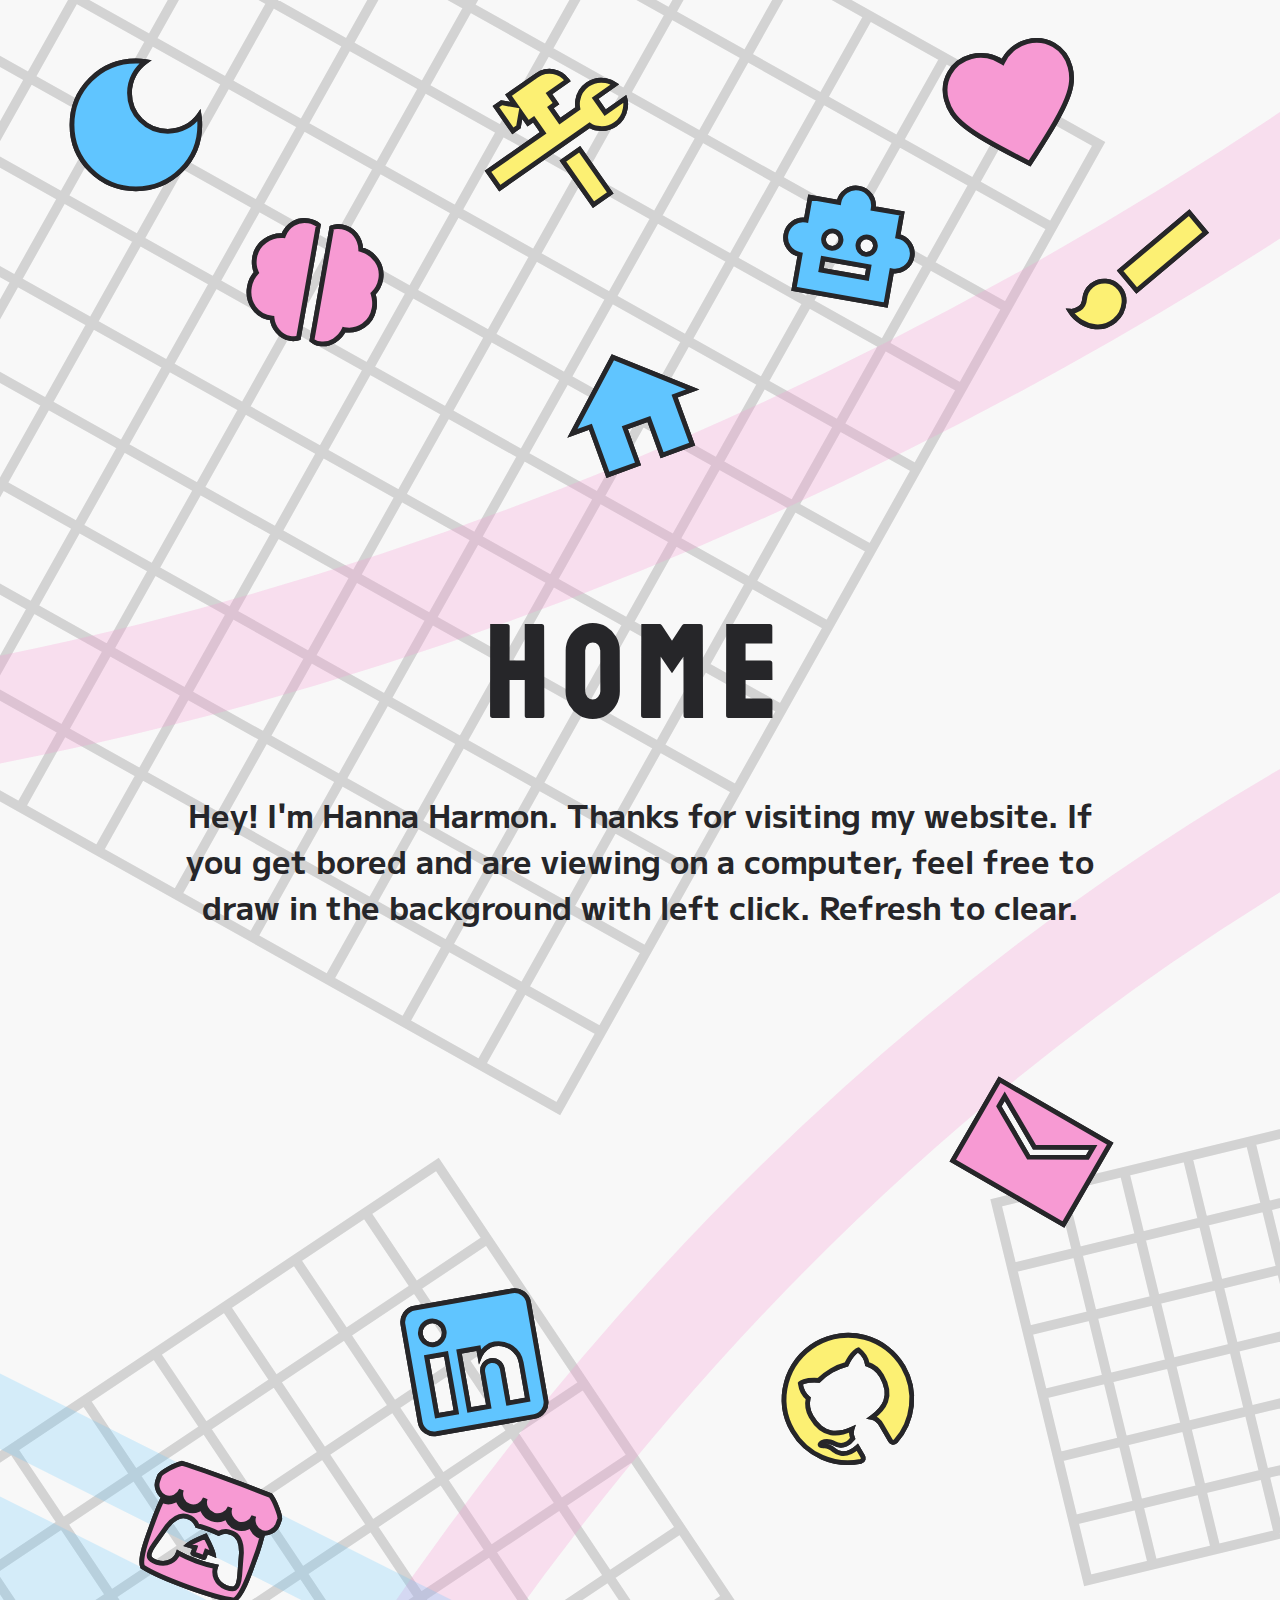
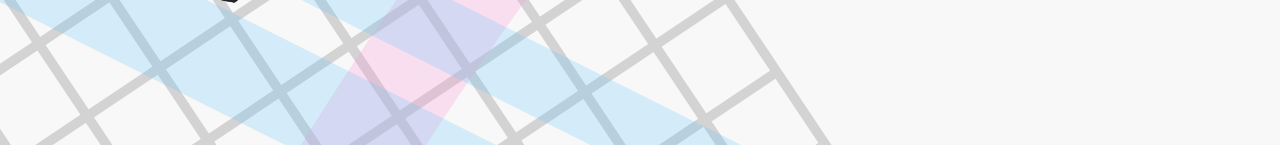
<file: index.html>
<!DOCTYPE html>
<html lang="en">
  <head>
    <meta charset="UTF-8" />
    <meta name="viewport" content="width=device-width, initial-scale=1.0" />
    <link id="themesheet" rel="stylesheet" href="manychrome.css" />
    <link
      rel="stylesheet"
      href="https://fonts.googleapis.com/css2?family=Koulen:wght@400&display=swap"
    />
    <link
      rel="stylesheet"
      href="https://fonts.googleapis.com/css2?family=M PLUS 1:wght@400&display=swap"
    />
    <link
      id="favicon"
      rel="icon"
      type="image/x-icon"
      href="/resources/favicon-manychrome-light.svg"
    />
    <script type="text/javascript" src="theme.js"></script>
    <script type="text/javascript" src="marker.js"></script>
    <script type="text/javascript" src="mouse_move.js" defer></script>
    <script type="text/javascript" src="themeSwitcher.js" defer></script>
    <script type="text/javascript" src="lightSwitcher.js" defer></script>
    <script type="text/javascript" src="drawer.js" defer></script>
    <script type="text/javascript" src="mover.js" defer></script>
    <title>Hanna Harmon</title>
  </head>
  <body>
    <script type="text/javascript" src="darkmode.js"></script>

    <div class="container">
      <canvas class="canvas"></canvas>

      <div class="nav">
        <button data-title="light" class="icon-button light-button">
          <svg
            class="moon shadow"
            width="230"
            height="230"
            viewBox="0 0 230 230"
            fill="none"
            xmlns="http://www.w3.org/2000/svg"
          >
            <path
              vector-effect="non-scaling-stroke"
              d="M114.808 229.615C82.9165 229.615 55.8092 218.453 33.4855 196.129C11.1618 173.806 0 146.698 0 114.808C0 82.9165 11.1618 55.8092 33.4855 33.4855C55.8092 11.1618 82.9165 0 114.808 0C117.784 0 120.707 0.106303 123.578 0.31891C126.448 0.531516 129.265 0.850426 132.029 1.27564C123.312 7.44123 116.349 15.4671 111.14 25.3533C105.931 35.2395 103.327 45.923 103.327 57.4038C103.327 76.5383 110.024 92.8027 123.418 106.197C136.812 119.591 153.077 126.288 172.211 126.288C183.905 126.288 194.641 123.684 204.421 118.475C214.201 113.266 222.174 106.303 228.339 97.5864C228.765 100.35 229.084 103.167 229.296 106.037C229.509 108.908 229.615 111.831 229.615 114.808C229.615 146.698 218.453 173.806 196.129 196.129C173.806 218.453 146.698 229.615 114.808 229.615Z"
              fill="currentColor"
            />
          </svg>
          <svg
            class="moon icon"
            width="230"
            height="230"
            viewBox="0 0 230 230"
            fill="none"
            xmlns="http://www.w3.org/2000/svg"
          >
            <path
              vector-effect="non-scaling-stroke"
              d="M114.808 229.615C82.9165 229.615 55.8092 218.453 33.4855 196.129C11.1618 173.806 0 146.698 0 114.808C0 82.9165 11.1618 55.8092 33.4855 33.4855C55.8092 11.1618 82.9165 0 114.808 0C117.784 0 120.707 0.106303 123.578 0.31891C126.448 0.531516 129.265 0.850426 132.029 1.27564C123.312 7.44123 116.349 15.4671 111.14 25.3533C105.931 35.2395 103.327 45.923 103.327 57.4038C103.327 76.5383 110.024 92.8027 123.418 106.197C136.812 119.591 153.077 126.288 172.211 126.288C183.905 126.288 194.641 123.684 204.421 118.475C214.201 113.266 222.174 106.303 228.339 97.5864C228.765 100.35 229.084 103.167 229.296 106.037C229.509 108.908 229.615 111.831 229.615 114.808C229.615 146.698 218.453 173.806 196.129 196.129C173.806 218.453 146.698 229.615 114.808 229.615Z"
              fill="currentColor"
            />
          </svg>

          <svg
            class="sun shadow"
            width="304"
            height="304"
            viewBox="0 0 304 304"
            fill="none"
            xmlns="http://www.w3.org/2000/svg"
          >
            <path
              vector-effect="non-scaling-stroke"
              d="M152.236 303.948L107.242 259.625H44.7871V197.17L0.464355 152.176L44.7871 107.182V44.727H107.242L152.236 0.404297L197.23 44.727H259.685V107.182L304.008 152.176L259.685 197.17V259.625H197.23L152.236 303.948ZM152.236 219.332C170.816 219.332 186.653 212.784 199.749 199.689C212.844 186.593 219.392 170.756 219.392 152.176C219.392 133.596 212.844 117.759 199.749 104.663C186.653 91.568 170.816 85.0204 152.236 85.0204C133.656 85.0204 117.819 91.568 104.723 104.663C91.6281 117.759 85.0804 133.596 85.0804 152.176C85.0804 170.756 91.6281 186.593 104.723 199.689C117.819 212.784 133.656 219.332 152.236 219.332ZM152.236 266.341L185.814 232.763H232.823V185.754L266.401 152.176L232.823 118.598V71.5892H185.814L152.236 38.0114L118.658 71.5892H71.6493V118.598L38.0715 152.176L71.6493 185.754V232.763H118.658L152.236 266.341Z"
              fill="currentColor"
            />
          </svg>
          <svg
            class="sun icon"
            width="304"
            height="304"
            viewBox="0 0 304 304"
            fill="none"
            xmlns="http://www.w3.org/2000/svg"
          >
            <path
              vector-effect="non-scaling-stroke"
              d="M152.236 303.948L107.242 259.625H44.7871V197.17L0.464355 152.176L44.7871 107.182V44.727H107.242L152.236 0.404297L197.23 44.727H259.685V107.182L304.008 152.176L259.685 197.17V259.625H197.23L152.236 303.948ZM152.236 219.332C170.816 219.332 186.653 212.784 199.749 199.689C212.844 186.593 219.392 170.756 219.392 152.176C219.392 133.596 212.844 117.759 199.749 104.663C186.653 91.568 170.816 85.0204 152.236 85.0204C133.656 85.0204 117.819 91.568 104.723 104.663C91.6281 117.759 85.0804 133.596 85.0804 152.176C85.0804 170.756 91.6281 186.593 104.723 199.689C117.819 212.784 133.656 219.332 152.236 219.332ZM152.236 266.341L185.814 232.763H232.823V185.754L266.401 152.176L232.823 118.598V71.5892H185.814L152.236 38.0114L118.658 71.5892H71.6493V118.598L38.0715 152.176L71.6493 185.754V232.763H118.658L152.236 266.341Z"
              fill="currentColor"
            />
          </svg>
        </button>

        <a
          data-title="brain"
          class="icon-button brain-button"
          href="./brain.html"
        >
          <svg
            class="brain shadow"
            width="170"
            height="158"
            viewBox="0 0 170 158"
            fill="none"
            xmlns="http://www.w3.org/2000/svg"
          >
            <path
              vector-effect="non-scaling-stroke"
              d="M104.76 158C102.434 158 100.412 157.758 98.6962 157.274C96.9788 156.79 95.4453 156.134 94.0959 155.304V3.59336C95.9082 2.44188 97.9406 1.55512 100.193 0.933071C102.446 0.311024 104.874 0 107.478 0C114.835 0 121.239 2.41907 126.693 7.25722C132.145 12.0954 135.568 18.1085 136.962 25.2966C146.008 25.9504 153.776 29.5265 160.266 36.0248C166.755 42.5231 170 50.4017 170 59.6605C170 63.7204 169.408 67.4935 168.223 70.9797C167.038 74.4673 165.4 77.6246 163.309 80.4514C164.842 83.3543 166.027 86.43 166.863 89.6785C167.7 92.9269 168.118 96.0731 168.118 99.117C168.118 109.225 164.772 117.591 158.081 124.217C151.39 130.842 143.235 134.086 133.616 133.948C132.083 140.306 128.618 145.905 123.222 150.743C117.827 155.581 111.673 158 104.76 158ZM65.0307 158C58.2001 158 52.2058 155.754 47.048 151.261C41.8901 146.769 38.4748 141.55 36.802 135.606C26.6257 136.297 17.9479 133.187 10.7688 126.276C3.58959 119.364 0 110.542 0 99.8095C0 96.1201 0.487905 92.5931 1.46371 89.2285C2.43952 85.8653 3.90324 82.6632 5.85486 79.622C3.90324 76.8574 2.43952 73.8031 1.46371 70.4593C0.487905 67.1168 0 63.5373 0 59.7207C0 50.7148 3.20623 42.8984 9.6187 36.2716C16.0312 29.6461 23.6982 25.9186 32.6199 25.0892C33.8745 17.9011 37.2202 11.9226 42.6568 7.15354C48.0935 2.38451 54.568 0 62.0803 0C64.6899 0 67.1469 0.271626 69.4512 0.81488C71.7569 1.35813 73.9078 2.2062 75.9041 3.35906V155.304C74.3874 156.134 72.7752 156.79 71.0675 157.274C69.3599 157.758 67.3476 158 65.0307 158Z"
              fill="currentColor"
            />
          </svg>
          <svg
            class="brain icon small"
            width="170"
            height="158"
            viewBox="0 0 170 158"
            fill="none"
            xmlns="http://www.w3.org/2000/svg"
          >
            <path
              vector-effect="non-scaling-stroke"
              d="M104.76 158C102.434 158 100.412 157.758 98.6962 157.274C96.9788 156.79 95.4453 156.134 94.0959 155.304V3.59336C95.9082 2.44188 97.9406 1.55512 100.193 0.933071C102.446 0.311024 104.874 0 107.478 0C114.835 0 121.239 2.41907 126.693 7.25722C132.145 12.0954 135.568 18.1085 136.962 25.2966C146.008 25.9504 153.776 29.5265 160.266 36.0248C166.755 42.5231 170 50.4017 170 59.6605C170 63.7204 169.408 67.4935 168.223 70.9797C167.038 74.4673 165.4 77.6246 163.309 80.4514C164.842 83.3543 166.027 86.43 166.863 89.6785C167.7 92.9269 168.118 96.0731 168.118 99.117C168.118 109.225 164.772 117.591 158.081 124.217C151.39 130.842 143.235 134.086 133.616 133.948C132.083 140.306 128.618 145.905 123.222 150.743C117.827 155.581 111.673 158 104.76 158ZM65.0307 158C58.2001 158 52.2058 155.754 47.048 151.261C41.8901 146.769 38.4748 141.55 36.802 135.606C26.6257 136.297 17.9479 133.187 10.7688 126.276C3.58959 119.364 0 110.542 0 99.8095C0 96.1201 0.487905 92.5931 1.46371 89.2285C2.43952 85.8653 3.90324 82.6632 5.85486 79.622C3.90324 76.8574 2.43952 73.8031 1.46371 70.4593C0.487905 67.1168 0 63.5373 0 59.7207C0 50.7148 3.20623 42.8984 9.6187 36.2716C16.0312 29.6461 23.6982 25.9186 32.6199 25.0892C33.8745 17.9011 37.2202 11.9226 42.6568 7.15354C48.0935 2.38451 54.568 0 62.0803 0C64.6899 0 67.1469 0.271626 69.4512 0.81488C71.7569 1.35813 73.9078 2.2062 75.9041 3.35906V155.304C74.3874 156.134 72.7752 156.79 71.0675 157.274C69.3599 157.758 67.3476 158 65.0307 158Z"
              fill="currentColor"
            />
          </svg>
        </a>

        <a
          data-title="heart"
          class="icon-button heart-button"
          href="./heart.html"
        >
          <svg
            class="heart shadow"
            width="156"
            height="144"
            viewBox="0 0 156 144"
            fill="none"
            xmlns="http://www.w3.org/2000/svg"
          >
            <path
              vector-effect="non-scaling-stroke"
              d="M78 144L66.69 133.798C53.56 121.896 42.705 111.629 34.125 102.997C25.545 94.3651 18.72 86.6158 13.65 79.7493C8.58 72.8828 5.0375 66.5722 3.0225 60.8174C1.0075 55.0627 0 49.1771 0 43.1608C0 30.8665 4.095 20.5995 12.285 12.3597C20.475 4.11989 30.68 0 42.9 0C49.66 0 56.095 1.43869 62.205 4.31608C68.315 7.19346 73.58 11.248 78 16.4796C82.42 11.248 87.685 7.19346 93.795 4.31608C99.905 1.43869 106.34 0 113.1 0C125.32 0 135.525 4.11989 143.715 12.3597C151.905 20.5995 156 30.8665 156 43.1608C156 49.1771 154.993 55.0627 152.978 60.8174C150.963 66.5722 147.42 72.8828 142.35 79.7493C137.28 86.6158 130.455 94.3651 121.875 102.997C113.295 111.629 102.44 121.896 89.31 133.798L78 144Z"
              fill="currentColor"
            />
          </svg>
          <svg
            class="heart icon"
            width="156"
            height="144"
            viewBox="0 0 156 144"
            fill="none"
            xmlns="http://www.w3.org/2000/svg"
          >
            <path
              vector-effect="non-scaling-stroke"
              d="M78 144L66.69 133.798C53.56 121.896 42.705 111.629 34.125 102.997C25.545 94.3651 18.72 86.6158 13.65 79.7493C8.58 72.8828 5.0375 66.5722 3.0225 60.8174C1.0075 55.0627 0 49.1771 0 43.1608C0 30.8665 4.095 20.5995 12.285 12.3597C20.475 4.11989 30.68 0 42.9 0C49.66 0 56.095 1.43869 62.205 4.31608C68.315 7.19346 73.58 11.248 78 16.4796C82.42 11.248 87.685 7.19346 93.795 4.31608C99.905 1.43869 106.34 0 113.1 0C125.32 0 135.525 4.11989 143.715 12.3597C151.905 20.5995 156 30.8665 156 43.1608C156 49.1771 154.993 55.0627 152.978 60.8174C150.963 66.5722 147.42 72.8828 142.35 79.7493C137.28 86.6158 130.455 94.3651 121.875 102.997C113.295 111.629 102.44 121.896 89.31 133.798L78 144Z"
              fill="currentColor"
            />
          </svg>
        </a>

        <a
          data-title="projects"
          class="icon-button projects-button"
          href="./projects.html"
        >
          <svg
            class="projects shadow"
            width="335"
            height="326"
            viewBox="0 0 335 326"
            fill="none"
            xmlns="http://www.w3.org/2000/svg"
          >
            <path
              vector-effect="non-scaling-stroke"
              d="M295.883 325.201L197.105 226.423L234.993 188.535L333.771 287.314L295.883 325.201ZM46.9083 325.201L9.02083 287.314L133.508 162.826L102.838 132.155L90.2083 144.784L67.2052 121.781V158.767L54.576 171.396L0 116.82L12.6292 104.191H49.6146L27.0625 81.6385L91.1104 17.5906C97.1243 11.5767 103.589 7.21667 110.505 4.51042C117.421 1.80417 124.487 0.451042 131.704 0.451042C138.921 0.451042 145.987 1.80417 152.903 4.51042C159.819 7.21667 166.284 11.5767 172.298 17.5906L130.802 59.0865L153.354 81.6385L140.725 94.2677L171.396 124.939L211.99 84.3448C210.787 81.0372 209.81 77.5792 209.058 73.9708C208.306 70.3625 207.93 66.7542 207.93 63.1458C207.93 45.4049 214.019 30.4453 226.197 18.2672C238.376 6.08906 253.335 0 271.076 0C275.586 0 279.871 0.451042 283.931 1.35313C287.99 2.25521 292.125 3.60833 296.334 5.4125L251.681 50.0656L284.156 82.5406L328.809 37.8875C330.914 42.0972 332.343 46.2318 333.094 50.2912C333.846 54.3505 334.222 58.6354 334.222 63.1458C334.222 80.8868 328.133 95.8464 315.955 108.024C303.777 120.203 288.817 126.292 271.076 126.292C267.468 126.292 263.859 125.991 260.251 125.39C256.643 124.788 253.185 123.736 249.877 122.232L46.9083 325.201Z"
              fill="currentColor"
            />
          </svg>
          <svg
            class="projects icon"
            width="335"
            height="326"
            viewBox="0 0 335 326"
            fill="none"
            xmlns="http://www.w3.org/2000/svg"
          >
            <path
              vector-effect="non-scaling-stroke"
              d="M295.883 325.201L197.105 226.423L234.993 188.535L333.771 287.314L295.883 325.201ZM46.9083 325.201L9.02083 287.314L133.508 162.826L102.838 132.155L90.2083 144.784L67.2052 121.781V158.767L54.576 171.396L0 116.82L12.6292 104.191H49.6146L27.0625 81.6385L91.1104 17.5906C97.1243 11.5767 103.589 7.21667 110.505 4.51042C117.421 1.80417 124.487 0.451042 131.704 0.451042C138.921 0.451042 145.987 1.80417 152.903 4.51042C159.819 7.21667 166.284 11.5767 172.298 17.5906L130.802 59.0865L153.354 81.6385L140.725 94.2677L171.396 124.939L211.99 84.3448C210.787 81.0372 209.81 77.5792 209.058 73.9708C208.306 70.3625 207.93 66.7542 207.93 63.1458C207.93 45.4049 214.019 30.4453 226.197 18.2672C238.376 6.08906 253.335 0 271.076 0C275.586 0 279.871 0.451042 283.931 1.35313C287.99 2.25521 292.125 3.60833 296.334 5.4125L251.681 50.0656L284.156 82.5406L328.809 37.8875C330.914 42.0972 332.343 46.2318 333.094 50.2912C333.846 54.3505 334.222 58.6354 334.222 63.1458C334.222 80.8868 328.133 95.8464 315.955 108.024C303.777 120.203 288.817 126.292 271.076 126.292C267.468 126.292 263.859 125.991 260.251 125.39C256.643 124.788 253.185 123.736 249.877 122.232L46.9083 325.201Z"
              fill="currentColor"
            />
          </svg>
        </a>

        <a
          data-title="home"
          class="icon-button home-button"
          href="./index.html"
        >
          <svg
            class="home shadow"
            width="227"
            height="193"
            viewBox="0 0 227 193"
            fill="none"
            xmlns="http://www.w3.org/2000/svg"
          >
            <path
              vector-effect="non-scaling-stroke"
              d="M90.7994 192.949V124.849H136.199V192.949H192.949V102.149H226.999L113.499 0L0 102.149H34.0498V192.949H90.7994Z"
              fill="currentColor"
            />
          </svg>
          <svg
            class="home icon"
            width="227"
            height="193"
            viewBox="0 0 227 193"
            fill="none"
            xmlns="http://www.w3.org/2000/svg"
          >
            <path
              vector-effect="non-scaling-stroke"
              d="M90.7994 192.949V124.849H136.199V192.949H192.949V102.149H226.999L113.499 0L0 102.149H34.0498V192.949H90.7994Z"
              fill="currentColor"
            />
          </svg>
        </a>

        <a data-title="gen ai" class="icon-button ai-button" href="ai.html">
          <svg
            class="ai shadow"
            width="204"
            height="176"
            viewBox="0 0 204 176"
            fill="none"
            xmlns="http://www.w3.org/2000/svg"
          >
            <path
              vector-effect="non-scaling-stroke"
              d="M27.8182 120.421C20.0909 120.421 13.5227 117.719 8.11364 112.316C2.70455 106.912 0 100.351 0 92.6316C0 84.9123 2.70455 78.3509 8.11364 72.9474C13.5227 67.5439 20.0909 64.8421 27.8182 64.8421V27.7895H74.1818C74.1818 20.0702 76.8864 13.5088 82.2955 8.10526C87.7045 2.70175 94.2727 0 102 0C109.727 0 116.295 2.70175 121.705 8.10526C127.114 13.5088 129.818 20.0702 129.818 27.7895H176.182V64.8421C183.909 64.8421 190.477 67.5439 195.886 72.9474C201.295 78.3509 204 84.9123 204 92.6316C204 100.351 201.295 106.912 195.886 112.316C190.477 117.719 183.909 120.421 176.182 120.421V176H27.8182V120.421ZM74.1818 101.895C78.0455 101.895 81.3295 100.544 84.0341 97.8421C86.7386 95.1404 88.0909 91.8596 88.0909 88C88.0909 84.1404 86.7386 80.8596 84.0341 78.1579C81.3295 75.4561 78.0455 74.1053 74.1818 74.1053C70.3182 74.1053 67.0341 75.4561 64.3295 78.1579C61.625 80.8596 60.2727 84.1404 60.2727 88C60.2727 91.8596 61.625 95.1404 64.3295 97.8421C67.0341 100.544 70.3182 101.895 74.1818 101.895ZM129.818 101.895C133.682 101.895 136.966 100.544 139.67 97.8421C142.375 95.1404 143.727 91.8596 143.727 88C143.727 84.1404 142.375 80.8596 139.67 78.1579C136.966 75.4561 133.682 74.1053 129.818 74.1053C125.955 74.1053 122.67 75.4561 119.966 78.1579C117.261 80.8596 115.909 84.1404 115.909 88C115.909 91.8596 117.261 95.1404 119.966 97.8421C122.67 100.544 125.955 101.895 129.818 101.895ZM64.9091 138.947H139.091V120.421H64.9091V138.947Z"
              fill="currentColor"
            />
          </svg>
          <svg
            class="ai icon"
            width="204"
            height="176"
            viewBox="0 0 204 176"
            fill="none"
            xmlns="http://www.w3.org/2000/svg"
          >
            <path
              vector-effect="non-scaling-stroke"
              d="M27.8182 120.421C20.0909 120.421 13.5227 117.719 8.11364 112.316C2.70455 106.912 0 100.351 0 92.6316C0 84.9123 2.70455 78.3509 8.11364 72.9474C13.5227 67.5439 20.0909 64.8421 27.8182 64.8421V27.7895H74.1818C74.1818 20.0702 76.8864 13.5088 82.2955 8.10526C87.7045 2.70175 94.2727 0 102 0C109.727 0 116.295 2.70175 121.705 8.10526C127.114 13.5088 129.818 20.0702 129.818 27.7895H176.182V64.8421C183.909 64.8421 190.477 67.5439 195.886 72.9474C201.295 78.3509 204 84.9123 204 92.6316C204 100.351 201.295 106.912 195.886 112.316C190.477 117.719 183.909 120.421 176.182 120.421V176H27.8182V120.421ZM74.1818 101.895C78.0455 101.895 81.3295 100.544 84.0341 97.8421C86.7386 95.1404 88.0909 91.8596 88.0909 88C88.0909 84.1404 86.7386 80.8596 84.0341 78.1579C81.3295 75.4561 78.0455 74.1053 74.1818 74.1053C70.3182 74.1053 67.0341 75.4561 64.3295 78.1579C61.625 80.8596 60.2727 84.1404 60.2727 88C60.2727 91.8596 61.625 95.1404 64.3295 97.8421C67.0341 100.544 70.3182 101.895 74.1818 101.895ZM129.818 101.895C133.682 101.895 136.966 100.544 139.67 97.8421C142.375 95.1404 143.727 91.8596 143.727 88C143.727 84.1404 142.375 80.8596 139.67 78.1579C136.966 75.4561 133.682 74.1053 129.818 74.1053C125.955 74.1053 122.67 75.4561 119.966 78.1579C117.261 80.8596 115.909 84.1404 115.909 88C115.909 91.8596 117.261 95.1404 119.966 97.8421C122.67 100.544 125.955 101.895 129.818 101.895ZM64.9091 138.947H139.091V120.421H64.9091V138.947Z"
              fill="currentColor"
            />
          </svg>
        </a>

        <button data-title="theme" class="icon-button theme-button">
          <svg
            class="theme shadow"
            width="187"
            height="178"
            viewBox="0 0 187 178"
            fill="none"
            xmlns="http://www.w3.org/2000/svg"
          >
            <path
              vector-effect="non-scaling-stroke"
              d="M38.5567 178C31.3273 178 24.1783 176.226 17.1095 172.679C10.0408 169.132 4.33763 164.457 0 158.652C4.17698 158.652 8.43428 157 12.7719 153.694C17.1095 150.389 19.2784 145.592 19.2784 139.304C19.2784 131.243 22.0898 124.39 27.7126 118.747C33.3355 113.104 40.1632 110.283 48.1959 110.283C56.2285 110.283 63.0563 113.104 68.6791 118.747C74.302 124.39 77.1134 131.243 77.1134 139.304C77.1134 149.946 73.3381 159.055 65.7874 166.633C58.2367 174.211 49.1598 178 38.5567 178ZM93.982 119.957L67.4742 93.3533L160.492 0L187 26.6033L93.982 119.957Z"
              fill="currentColor"
            />
          </svg>
          <svg
            class="theme icon"
            width="187"
            height="178"
            viewBox="0 0 187 178"
            fill="none"
            xmlns="http://www.w3.org/2000/svg"
          >
            <path
              vector-effect="non-scaling-stroke"
              d="M38.5567 178C31.3273 178 24.1783 176.226 17.1095 172.679C10.0408 169.132 4.33763 164.457 0 158.652C4.17698 158.652 8.43428 157 12.7719 153.694C17.1095 150.389 19.2784 145.592 19.2784 139.304C19.2784 131.243 22.0898 124.39 27.7126 118.747C33.3355 113.104 40.1632 110.283 48.1959 110.283C56.2285 110.283 63.0563 113.104 68.6791 118.747C74.302 124.39 77.1134 131.243 77.1134 139.304C77.1134 149.946 73.3381 159.055 65.7874 166.633C58.2367 174.211 49.1598 178 38.5567 178ZM93.982 119.957L67.4742 93.3533L160.492 0L187 26.6033L93.982 119.957Z"
              fill="currentColor"
            />
          </svg>
        </button>
      </div>

      <div class="content">
        <div class="title-box">
          <h1 class="page-title">Home</h1>
          <h3 class="page-tagline">
            Hi!!!! I'm Hanna Harmon. Thanks for visiting my website.
          </h3>
        </div>
      </div>
      <div class="mount">
        <svg
          width="500"
          height="500"
          viewBox="0 0 131 95"
          fill="none"
          xmlns="http://www.w3.org/2000/svg"
        >
          <path d="M37 0.417969H95V85.9912H37V0.417969Z" fill="currentColor" />
          <path d="M0 69.103H131V95.0002H0V69.103Z" fill="currentColor" />
        </svg>
      </div>

      <div class="foot">
        <a
          data-title="itch.io"
          class="icon-button itch-button"
          href="https://hannaharmon.itch.io/"
          target="”_blank”"
        >
          <svg
            class="itch shadow"
            width="273"
            height="246"
            viewBox="0 0 273 246"
            fill="none"
            xmlns="http://www.w3.org/2000/svg"
          >
            <path
              vector-effect="non-scaling-stroke"
              d="M35.5253 1.50994C23.6078 8.56959 0.226998 35.4462 0 42.5059V54.1963C0 68.9853 13.8469 82.0036 26.3886 82.0036C41.484 82.0036 54.037 69.496 54.037 54.6503C54.037 69.496 66.1814 82.0036 81.2768 82.0036C96.3495 82.0036 108.085 69.496 108.085 54.6503C108.085 69.496 120.99 82.0036 136.074 82.0036H136.347C151.442 82.0036 164.336 69.496 164.336 54.6503C164.336 69.496 176.071 82.0036 191.155 82.0036C206.251 82.0036 218.395 69.496 218.395 54.6503C218.395 69.496 230.948 82.0036 246.032 82.0036C258.551 82.0036 272.398 68.9739 272.398 54.1963V42.5059C272.171 35.4689 248.768 8.56959 236.873 1.50994C199.952 0.216044 174.358 -0.0109551 136.199 0.000394813C98.0407 0.000394813 46.0239 0.601941 35.5253 1.50994ZM107.892 75.0234C106.449 77.5374 104.661 79.8372 102.581 81.8561C96.9057 87.4175 89.0742 90.8793 80.4823 90.8793C72.2085 90.8829 64.2628 87.6435 58.35 81.8561C56.2843 79.8358 54.718 77.6566 53.2879 75.1596C51.8465 77.6793 49.8489 79.8358 47.7718 81.8561C41.8576 87.6415 33.9128 90.8805 25.6395 90.8793C24.5953 90.8793 23.517 90.5955 22.6431 90.2891C21.4287 102.922 20.9179 114.987 20.7363 123.771V123.828L20.6682 137.073C20.8952 163.564 18.0577 222.924 32.3586 237.52C54.5137 242.673 95.294 245.034 136.21 245.045C177.127 245.045 217.907 242.662 240.062 237.509C254.363 222.936 251.526 163.576 251.753 137.085L251.685 123.839V123.794C251.503 114.998 251.004 102.933 249.778 90.3118C248.904 90.6069 247.826 90.902 246.793 90.902C238.519 90.9032 230.575 87.6642 224.66 81.8788C222.572 79.8585 220.574 77.702 219.144 75.1823C217.703 77.6793 216.137 79.8585 214.071 81.8788C208.156 87.6621 200.211 90.8973 191.939 90.8906C183.313 90.8906 175.527 87.4516 169.829 81.8901C167.749 79.8713 165.961 77.5715 164.517 75.0575C163.091 77.5681 161.323 79.8677 159.262 81.8901C153.347 87.6724 145.402 90.9074 137.13 90.902H135.314C127.043 90.9105 119.099 87.6796 113.181 81.9015C111.117 79.8798 109.344 77.5801 107.915 75.0688L107.892 75.0234ZM85.1471 104.442C94.1703 104.465 102.172 104.442 112.081 115.259C119.878 114.442 128.039 114.033 136.199 114.044C144.371 114.044 152.52 114.442 160.318 115.259C170.226 104.442 178.228 104.476 187.24 104.442C191.507 104.442 208.532 104.442 220.381 137.743L233.127 183.461C242.571 217.454 230.108 218.282 214.559 218.305C191.519 217.454 178.739 200.713 178.739 183.971C165.981 186.06 151.09 187.104 136.199 187.115C121.308 187.115 106.417 186.06 93.6596 183.971C93.6596 200.713 80.8909 217.454 57.8392 218.316C42.2898 218.271 29.8276 217.442 39.2707 183.449L52.0054 137.743C63.866 104.442 80.8909 104.442 85.1471 104.442ZM136.199 130.627C136.176 130.649 111.91 152.918 107.563 160.84L123.453 160.205V174.052C123.453 174.687 129.809 174.426 136.199 174.131C142.578 174.426 148.956 174.698 148.956 174.04V160.193L164.846 160.818C160.465 152.907 136.199 130.627 136.199 130.627Z"
              fill="currentColor"
            />
          </svg>
          <svg
            class="itch icon"
            width="273"
            height="246"
            viewBox="0 0 273 246"
            fill="none"
            xmlns="http://www.w3.org/2000/svg"
          >
            <path
              vector-effect="non-scaling-stroke"
              d="M35.5253 1.50994C23.6078 8.56959 0.226998 35.4462 0 42.5059V54.1963C0 68.9853 13.8469 82.0036 26.3886 82.0036C41.484 82.0036 54.037 69.496 54.037 54.6503C54.037 69.496 66.1814 82.0036 81.2768 82.0036C96.3495 82.0036 108.085 69.496 108.085 54.6503C108.085 69.496 120.99 82.0036 136.074 82.0036H136.347C151.442 82.0036 164.336 69.496 164.336 54.6503C164.336 69.496 176.071 82.0036 191.155 82.0036C206.251 82.0036 218.395 69.496 218.395 54.6503C218.395 69.496 230.948 82.0036 246.032 82.0036C258.551 82.0036 272.398 68.9739 272.398 54.1963V42.5059C272.171 35.4689 248.768 8.56959 236.873 1.50994C199.952 0.216044 174.358 -0.0109551 136.199 0.000394813C98.0407 0.000394813 46.0239 0.601941 35.5253 1.50994ZM107.892 75.0234C106.449 77.5374 104.661 79.8372 102.581 81.8561C96.9057 87.4175 89.0742 90.8793 80.4823 90.8793C72.2085 90.8829 64.2628 87.6435 58.35 81.8561C56.2843 79.8358 54.718 77.6566 53.2879 75.1596C51.8465 77.6793 49.8489 79.8358 47.7718 81.8561C41.8576 87.6415 33.9128 90.8805 25.6395 90.8793C24.5953 90.8793 23.517 90.5955 22.6431 90.2891C21.4287 102.922 20.9179 114.987 20.7363 123.771V123.828L20.6682 137.073C20.8952 163.564 18.0577 222.924 32.3586 237.52C54.5137 242.673 95.294 245.034 136.21 245.045C177.127 245.045 217.907 242.662 240.062 237.509C254.363 222.936 251.526 163.576 251.753 137.085L251.685 123.839V123.794C251.503 114.998 251.004 102.933 249.778 90.3118C248.904 90.6069 247.826 90.902 246.793 90.902C238.519 90.9032 230.575 87.6642 224.66 81.8788C222.572 79.8585 220.574 77.702 219.144 75.1823C217.703 77.6793 216.137 79.8585 214.071 81.8788C208.156 87.6621 200.211 90.8973 191.939 90.8906C183.313 90.8906 175.527 87.4516 169.829 81.8901C167.749 79.8713 165.961 77.5715 164.517 75.0575C163.091 77.5681 161.323 79.8677 159.262 81.8901C153.347 87.6724 145.402 90.9074 137.13 90.902H135.314C127.043 90.9105 119.099 87.6796 113.181 81.9015C111.117 79.8798 109.344 77.5801 107.915 75.0688L107.892 75.0234ZM85.1471 104.442C94.1703 104.465 102.172 104.442 112.081 115.259C119.878 114.442 128.039 114.033 136.199 114.044C144.371 114.044 152.52 114.442 160.318 115.259C170.226 104.442 178.228 104.476 187.24 104.442C191.507 104.442 208.532 104.442 220.381 137.743L233.127 183.461C242.571 217.454 230.108 218.282 214.559 218.305C191.519 217.454 178.739 200.713 178.739 183.971C165.981 186.06 151.09 187.104 136.199 187.115C121.308 187.115 106.417 186.06 93.6596 183.971C93.6596 200.713 80.8909 217.454 57.8392 218.316C42.2898 218.271 29.8276 217.442 39.2707 183.449L52.0054 137.743C63.866 104.442 80.8909 104.442 85.1471 104.442ZM136.199 130.627C136.176 130.649 111.91 152.918 107.563 160.84L123.453 160.205V174.052C123.453 174.687 129.809 174.426 136.199 174.131C142.578 174.426 148.956 174.698 148.956 174.04V160.193L164.846 160.818C160.465 152.907 136.199 130.627 136.199 130.627Z"
              fill="currentColor"
            />
          </svg>
        </a>

        <a
          data-title="LinkedIn"
          class="icon-button linkedin-button"
          href="https://www.linkedin.com/in/hanna-harmon/"
          target="”_blank”"
        >
          <svg
            class="linkedin shadow"
            width="205"
            height="205"
            viewBox="0 0 205 205"
            fill="none"
            xmlns="http://www.w3.org/2000/svg"
          >
            <path
              vector-effect="non-scaling-stroke"
              d="M181.599 0C187.619 0 193.393 2.39158 197.65 6.64863C201.907 10.9057 204.299 16.6795 204.299 22.6999V181.599C204.299 187.619 201.907 193.393 197.65 197.65C193.393 201.907 187.619 204.299 181.599 204.299H22.6999C16.6795 204.299 10.9057 201.907 6.64863 197.65C2.39158 193.393 0 187.619 0 181.599V22.6999C0 16.6795 2.39158 10.9057 6.64863 6.64863C10.9057 2.39158 16.6795 0 22.6999 0H181.599ZM175.924 175.924V115.769C175.924 105.956 172.026 96.5447 165.087 89.6057C158.148 82.6668 148.736 78.7685 138.923 78.7685C129.276 78.7685 118.039 84.6704 112.591 93.5234V80.925H80.925V175.924H112.591V119.969C112.591 111.229 119.628 104.079 128.368 104.079C132.582 104.079 136.624 105.753 139.604 108.733C142.583 111.713 144.258 115.754 144.258 119.969V175.924H175.924ZM44.0377 63.1056C49.0948 63.1056 53.9448 61.0967 57.5207 57.5207C61.0967 53.9448 63.1056 49.0948 63.1056 44.0377C63.1056 33.4823 54.5931 24.8563 44.0377 24.8563C38.9505 24.8563 34.0716 26.8772 30.4744 30.4744C26.8772 34.0716 24.8563 38.9505 24.8563 44.0377C24.8563 54.5931 33.4823 63.1056 44.0377 63.1056ZM59.8141 175.924V80.925H28.3748V175.924H59.8141Z"
              fill="currentColor"
            />
          </svg>
          <svg
            class="linkedin icon"
            width="205"
            height="205"
            viewBox="0 0 205 205"
            fill="none"
            xmlns="http://www.w3.org/2000/svg"
          >
            <path
              vector-effect="non-scaling-stroke"
              d="M181.599 0C187.619 0 193.393 2.39158 197.65 6.64863C201.907 10.9057 204.299 16.6795 204.299 22.6999V181.599C204.299 187.619 201.907 193.393 197.65 197.65C193.393 201.907 187.619 204.299 181.599 204.299H22.6999C16.6795 204.299 10.9057 201.907 6.64863 197.65C2.39158 193.393 0 187.619 0 181.599V22.6999C0 16.6795 2.39158 10.9057 6.64863 6.64863C10.9057 2.39158 16.6795 0 22.6999 0H181.599ZM175.924 175.924V115.769C175.924 105.956 172.026 96.5447 165.087 89.6057C158.148 82.6668 148.736 78.7685 138.923 78.7685C129.276 78.7685 118.039 84.6704 112.591 93.5234V80.925H80.925V175.924H112.591V119.969C112.591 111.229 119.628 104.079 128.368 104.079C132.582 104.079 136.624 105.753 139.604 108.733C142.583 111.713 144.258 115.754 144.258 119.969V175.924H175.924ZM44.0377 63.1056C49.0948 63.1056 53.9448 61.0967 57.5207 57.5207C61.0967 53.9448 63.1056 49.0948 63.1056 44.0377C63.1056 33.4823 54.5931 24.8563 44.0377 24.8563C38.9505 24.8563 34.0716 26.8772 30.4744 30.4744C26.8772 34.0716 24.8563 38.9505 24.8563 44.0377C24.8563 54.5931 33.4823 63.1056 44.0377 63.1056ZM59.8141 175.924V80.925H28.3748V175.924H59.8141Z"
              fill="currentColor"
            />
          </svg>
        </a>

        <a
          data-title="github"
          class="icon-button github-button"
          href="https://github.com/hannaharmon"
          target="”_blank”"
        >
          <svg
            class="github shadow"
            width="228"
            height="222"
            viewBox="0 0 228 222"
            fill="none"
            xmlns="http://www.w3.org/2000/svg"
          >
            <path
              vector-effect="non-scaling-stroke"
              d="M113.724 0C98.7893 0 84.0011 2.93193 70.2035 8.62839C56.4059 14.3248 43.8691 22.6743 33.3089 33.1999C11.9816 54.4575 0 83.289 0 113.352C0 163.453 32.6387 205.96 77.787 221.036C83.4732 221.943 85.2928 218.429 85.2928 215.368C85.2928 212.761 85.2928 205.62 85.2928 196.212C53.7913 203.013 47.0816 181.023 47.0816 181.023C41.8503 167.874 34.4583 164.36 34.4583 164.36C24.1094 157.332 35.2543 157.559 35.2543 157.559C46.6267 158.352 52.6541 169.234 52.6541 169.234C62.548 186.464 79.2654 181.363 85.7477 178.642C86.7712 171.274 89.728 166.287 92.9122 163.453C67.6656 160.619 41.168 150.871 41.168 107.684C41.168 95.1021 45.4895 85.0138 52.8815 76.9658C51.7443 74.132 47.7639 62.3434 54.0187 47.041C54.0187 47.041 63.5715 43.9805 85.2928 58.6028C94.2769 56.1091 104.057 54.8622 113.724 54.8622C123.39 54.8622 133.17 56.1091 142.155 58.6028C163.876 43.9805 173.429 47.041 173.429 47.041C179.683 62.3434 175.703 74.132 174.566 76.9658C181.958 85.0138 186.279 95.1021 186.279 107.684C186.279 150.984 159.668 160.506 134.308 163.34C138.402 166.854 142.155 173.768 142.155 184.31C142.155 199.499 142.155 211.741 142.155 215.368C142.155 218.429 143.974 222.056 149.774 221.036C194.922 205.847 227.447 163.453 227.447 113.352C227.447 98.4661 224.506 83.7263 218.791 69.9739C213.076 56.2214 204.699 43.7256 194.138 33.1999C183.578 22.6743 171.041 14.3248 157.244 8.62839C143.446 2.93193 128.658 0 113.724 0Z"
              fill="currentColor"
            />
          </svg>
          <svg
            class="github icon"
            width="228"
            height="222"
            viewBox="0 0 228 222"
            fill="none"
            xmlns="http://www.w3.org/2000/svg"
          >
            <path
              vector-effect="non-scaling-stroke"
              d="M113.724 0C98.7893 0 84.0011 2.93193 70.2035 8.62839C56.4059 14.3248 43.8691 22.6743 33.3089 33.1999C11.9816 54.4575 0 83.289 0 113.352C0 163.453 32.6387 205.96 77.787 221.036C83.4732 221.943 85.2928 218.429 85.2928 215.368C85.2928 212.761 85.2928 205.62 85.2928 196.212C53.7913 203.013 47.0816 181.023 47.0816 181.023C41.8503 167.874 34.4583 164.36 34.4583 164.36C24.1094 157.332 35.2543 157.559 35.2543 157.559C46.6267 158.352 52.6541 169.234 52.6541 169.234C62.548 186.464 79.2654 181.363 85.7477 178.642C86.7712 171.274 89.728 166.287 92.9122 163.453C67.6656 160.619 41.168 150.871 41.168 107.684C41.168 95.1021 45.4895 85.0138 52.8815 76.9658C51.7443 74.132 47.7639 62.3434 54.0187 47.041C54.0187 47.041 63.5715 43.9805 85.2928 58.6028C94.2769 56.1091 104.057 54.8622 113.724 54.8622C123.39 54.8622 133.17 56.1091 142.155 58.6028C163.876 43.9805 173.429 47.041 173.429 47.041C179.683 62.3434 175.703 74.132 174.566 76.9658C181.958 85.0138 186.279 95.1021 186.279 107.684C186.279 150.984 159.668 160.506 134.308 163.34C138.402 166.854 142.155 173.768 142.155 184.31C142.155 199.499 142.155 211.741 142.155 215.368C142.155 218.429 143.974 222.056 149.774 221.036C194.922 205.847 227.447 163.453 227.447 113.352C227.447 98.4661 224.506 83.7263 218.791 69.9739C213.076 56.2214 204.699 43.7256 194.138 33.1999C183.578 22.6743 171.041 14.3248 157.244 8.62839C143.446 2.93193 128.658 0 113.724 0Z"
              fill="currentColor"
            />
          </svg>
        </a>

        <a
          data-title="contact"
          class="icon-button mail-button"
          href="mailto:hanna.marie.harmon@gmail.com"
          target="”_blank”"
        >
          <svg
            class="mail shadow"
            width="207"
            height="152"
            viewBox="0 0 207 152"
            fill="none"
            xmlns="http://www.w3.org/2000/svg"
          >
            <path
              vector-effect="non-scaling-stroke"
              d="M0 151.087V0H206.667V151.087H0ZM103.333 84.9864L186 37.7718V18.8859L103.333 66.1006L20.6667 18.8859V37.7718L103.333 84.9864Z"
              fill="currentColor"
            />
          </svg>
          <svg
            class="mail icon"
            width="207"
            height="152"
            viewBox="0 0 207 152"
            fill="none"
            xmlns="http://www.w3.org/2000/svg"
          >
            <path
              vector-effect="non-scaling-stroke"
              d="M0 151.087V0H206.667V151.087H0ZM103.333 84.9864L186 37.7718V18.8859L103.333 66.1006L20.6667 18.8859V37.7718L103.333 84.9864Z"
              fill="currentColor"
            />
          </svg>
        </a>
      </div>

      <div class="desk">
        <div class="keyboard">
          <div class="keyboard-row-1">
            <button data-title="light" class="icon-button light-button">
              <svg
                class="moon shadow"
                width="230"
                height="230"
                viewBox="0 0 230 230"
                fill="none"
                xmlns="http://www.w3.org/2000/svg"
              >
                <path
                  vector-effect="non-scaling-stroke"
                  d="M114.808 229.615C82.9165 229.615 55.8092 218.453 33.4855 196.129C11.1618 173.806 0 146.698 0 114.808C0 82.9165 11.1618 55.8092 33.4855 33.4855C55.8092 11.1618 82.9165 0 114.808 0C117.784 0 120.707 0.106303 123.578 0.31891C126.448 0.531516 129.265 0.850426 132.029 1.27564C123.312 7.44123 116.349 15.4671 111.14 25.3533C105.931 35.2395 103.327 45.923 103.327 57.4038C103.327 76.5383 110.024 92.8027 123.418 106.197C136.812 119.591 153.077 126.288 172.211 126.288C183.905 126.288 194.641 123.684 204.421 118.475C214.201 113.266 222.174 106.303 228.339 97.5864C228.765 100.35 229.084 103.167 229.296 106.037C229.509 108.908 229.615 111.831 229.615 114.808C229.615 146.698 218.453 173.806 196.129 196.129C173.806 218.453 146.698 229.615 114.808 229.615Z"
                  fill="currentColor"
                />
              </svg>
              <svg
                class="moon icon"
                width="230"
                height="230"
                viewBox="0 0 230 230"
                fill="none"
                xmlns="http://www.w3.org/2000/svg"
              >
                <path
                  vector-effect="non-scaling-stroke"
                  d="M114.808 229.615C82.9165 229.615 55.8092 218.453 33.4855 196.129C11.1618 173.806 0 146.698 0 114.808C0 82.9165 11.1618 55.8092 33.4855 33.4855C55.8092 11.1618 82.9165 0 114.808 0C117.784 0 120.707 0.106303 123.578 0.31891C126.448 0.531516 129.265 0.850426 132.029 1.27564C123.312 7.44123 116.349 15.4671 111.14 25.3533C105.931 35.2395 103.327 45.923 103.327 57.4038C103.327 76.5383 110.024 92.8027 123.418 106.197C136.812 119.591 153.077 126.288 172.211 126.288C183.905 126.288 194.641 123.684 204.421 118.475C214.201 113.266 222.174 106.303 228.339 97.5864C228.765 100.35 229.084 103.167 229.296 106.037C229.509 108.908 229.615 111.831 229.615 114.808C229.615 146.698 218.453 173.806 196.129 196.129C173.806 218.453 146.698 229.615 114.808 229.615Z"
                  fill="currentColor"
                />
              </svg>

              <svg
                class="sun shadow"
                width="304"
                height="304"
                viewBox="0 0 304 304"
                fill="none"
                xmlns="http://www.w3.org/2000/svg"
              >
                <path
                  vector-effect="non-scaling-stroke"
                  d="M152.236 303.948L107.242 259.625H44.7871V197.17L0.464355 152.176L44.7871 107.182V44.727H107.242L152.236 0.404297L197.23 44.727H259.685V107.182L304.008 152.176L259.685 197.17V259.625H197.23L152.236 303.948ZM152.236 219.332C170.816 219.332 186.653 212.784 199.749 199.689C212.844 186.593 219.392 170.756 219.392 152.176C219.392 133.596 212.844 117.759 199.749 104.663C186.653 91.568 170.816 85.0204 152.236 85.0204C133.656 85.0204 117.819 91.568 104.723 104.663C91.6281 117.759 85.0804 133.596 85.0804 152.176C85.0804 170.756 91.6281 186.593 104.723 199.689C117.819 212.784 133.656 219.332 152.236 219.332ZM152.236 266.341L185.814 232.763H232.823V185.754L266.401 152.176L232.823 118.598V71.5892H185.814L152.236 38.0114L118.658 71.5892H71.6493V118.598L38.0715 152.176L71.6493 185.754V232.763H118.658L152.236 266.341Z"
                  fill="currentColor"
                />
              </svg>
              <svg
                class="sun icon"
                width="304"
                height="304"
                viewBox="0 0 304 304"
                fill="none"
                xmlns="http://www.w3.org/2000/svg"
              >
                <path
                  vector-effect="non-scaling-stroke"
                  d="M152.236 303.948L107.242 259.625H44.7871V197.17L0.464355 152.176L44.7871 107.182V44.727H107.242L152.236 0.404297L197.23 44.727H259.685V107.182L304.008 152.176L259.685 197.17V259.625H197.23L152.236 303.948ZM152.236 219.332C170.816 219.332 186.653 212.784 199.749 199.689C212.844 186.593 219.392 170.756 219.392 152.176C219.392 133.596 212.844 117.759 199.749 104.663C186.653 91.568 170.816 85.0204 152.236 85.0204C133.656 85.0204 117.819 91.568 104.723 104.663C91.6281 117.759 85.0804 133.596 85.0804 152.176C85.0804 170.756 91.6281 186.593 104.723 199.689C117.819 212.784 133.656 219.332 152.236 219.332ZM152.236 266.341L185.814 232.763H232.823V185.754L266.401 152.176L232.823 118.598V71.5892H185.814L152.236 38.0114L118.658 71.5892H71.6493V118.598L38.0715 152.176L71.6493 185.754V232.763H118.658L152.236 266.341Z"
                  fill="currentColor"
                />
              </svg>
            </button>

            <a
              data-title="brain"
              class="icon-button brain-button"
              href="./brain.html"
            >
              <svg
                class="brain shadow"
                width="170"
                height="158"
                viewBox="0 0 170 158"
                fill="none"
                xmlns="http://www.w3.org/2000/svg"
              >
                <path
                  vector-effect="non-scaling-stroke"
                  d="M104.76 158C102.434 158 100.412 157.758 98.6962 157.274C96.9788 156.79 95.4453 156.134 94.0959 155.304V3.59336C95.9082 2.44188 97.9406 1.55512 100.193 0.933071C102.446 0.311024 104.874 0 107.478 0C114.835 0 121.239 2.41907 126.693 7.25722C132.145 12.0954 135.568 18.1085 136.962 25.2966C146.008 25.9504 153.776 29.5265 160.266 36.0248C166.755 42.5231 170 50.4017 170 59.6605C170 63.7204 169.408 67.4935 168.223 70.9797C167.038 74.4673 165.4 77.6246 163.309 80.4514C164.842 83.3543 166.027 86.43 166.863 89.6785C167.7 92.9269 168.118 96.0731 168.118 99.117C168.118 109.225 164.772 117.591 158.081 124.217C151.39 130.842 143.235 134.086 133.616 133.948C132.083 140.306 128.618 145.905 123.222 150.743C117.827 155.581 111.673 158 104.76 158ZM65.0307 158C58.2001 158 52.2058 155.754 47.048 151.261C41.8901 146.769 38.4748 141.55 36.802 135.606C26.6257 136.297 17.9479 133.187 10.7688 126.276C3.58959 119.364 0 110.542 0 99.8095C0 96.1201 0.487905 92.5931 1.46371 89.2285C2.43952 85.8653 3.90324 82.6632 5.85486 79.622C3.90324 76.8574 2.43952 73.8031 1.46371 70.4593C0.487905 67.1168 0 63.5373 0 59.7207C0 50.7148 3.20623 42.8984 9.6187 36.2716C16.0312 29.6461 23.6982 25.9186 32.6199 25.0892C33.8745 17.9011 37.2202 11.9226 42.6568 7.15354C48.0935 2.38451 54.568 0 62.0803 0C64.6899 0 67.1469 0.271626 69.4512 0.81488C71.7569 1.35813 73.9078 2.2062 75.9041 3.35906V155.304C74.3874 156.134 72.7752 156.79 71.0675 157.274C69.3599 157.758 67.3476 158 65.0307 158Z"
                  fill="currentColor"
                />
              </svg>
              <svg
                class="brain icon small"
                width="170"
                height="158"
                viewBox="0 0 170 158"
                fill="none"
                xmlns="http://www.w3.org/2000/svg"
              >
                <path
                  vector-effect="non-scaling-stroke"
                  d="M104.76 158C102.434 158 100.412 157.758 98.6962 157.274C96.9788 156.79 95.4453 156.134 94.0959 155.304V3.59336C95.9082 2.44188 97.9406 1.55512 100.193 0.933071C102.446 0.311024 104.874 0 107.478 0C114.835 0 121.239 2.41907 126.693 7.25722C132.145 12.0954 135.568 18.1085 136.962 25.2966C146.008 25.9504 153.776 29.5265 160.266 36.0248C166.755 42.5231 170 50.4017 170 59.6605C170 63.7204 169.408 67.4935 168.223 70.9797C167.038 74.4673 165.4 77.6246 163.309 80.4514C164.842 83.3543 166.027 86.43 166.863 89.6785C167.7 92.9269 168.118 96.0731 168.118 99.117C168.118 109.225 164.772 117.591 158.081 124.217C151.39 130.842 143.235 134.086 133.616 133.948C132.083 140.306 128.618 145.905 123.222 150.743C117.827 155.581 111.673 158 104.76 158ZM65.0307 158C58.2001 158 52.2058 155.754 47.048 151.261C41.8901 146.769 38.4748 141.55 36.802 135.606C26.6257 136.297 17.9479 133.187 10.7688 126.276C3.58959 119.364 0 110.542 0 99.8095C0 96.1201 0.487905 92.5931 1.46371 89.2285C2.43952 85.8653 3.90324 82.6632 5.85486 79.622C3.90324 76.8574 2.43952 73.8031 1.46371 70.4593C0.487905 67.1168 0 63.5373 0 59.7207C0 50.7148 3.20623 42.8984 9.6187 36.2716C16.0312 29.6461 23.6982 25.9186 32.6199 25.0892C33.8745 17.9011 37.2202 11.9226 42.6568 7.15354C48.0935 2.38451 54.568 0 62.0803 0C64.6899 0 67.1469 0.271626 69.4512 0.81488C71.7569 1.35813 73.9078 2.2062 75.9041 3.35906V155.304C74.3874 156.134 72.7752 156.79 71.0675 157.274C69.3599 157.758 67.3476 158 65.0307 158Z"
                  fill="currentColor"
                />
              </svg>
            </a>

            <a
              data-title="heart"
              class="icon-button heart-button"
              href="./heart.html"
            >
              <svg
                class="heart shadow"
                width="156"
                height="144"
                viewBox="0 0 156 144"
                fill="none"
                xmlns="http://www.w3.org/2000/svg"
              >
                <path
                  vector-effect="non-scaling-stroke"
                  d="M78 144L66.69 133.798C53.56 121.896 42.705 111.629 34.125 102.997C25.545 94.3651 18.72 86.6158 13.65 79.7493C8.58 72.8828 5.0375 66.5722 3.0225 60.8174C1.0075 55.0627 0 49.1771 0 43.1608C0 30.8665 4.095 20.5995 12.285 12.3597C20.475 4.11989 30.68 0 42.9 0C49.66 0 56.095 1.43869 62.205 4.31608C68.315 7.19346 73.58 11.248 78 16.4796C82.42 11.248 87.685 7.19346 93.795 4.31608C99.905 1.43869 106.34 0 113.1 0C125.32 0 135.525 4.11989 143.715 12.3597C151.905 20.5995 156 30.8665 156 43.1608C156 49.1771 154.993 55.0627 152.978 60.8174C150.963 66.5722 147.42 72.8828 142.35 79.7493C137.28 86.6158 130.455 94.3651 121.875 102.997C113.295 111.629 102.44 121.896 89.31 133.798L78 144Z"
                  fill="currentColor"
                />
              </svg>
              <svg
                class="heart icon"
                width="156"
                height="144"
                viewBox="0 0 156 144"
                fill="none"
                xmlns="http://www.w3.org/2000/svg"
              >
                <path
                  vector-effect="non-scaling-stroke"
                  d="M78 144L66.69 133.798C53.56 121.896 42.705 111.629 34.125 102.997C25.545 94.3651 18.72 86.6158 13.65 79.7493C8.58 72.8828 5.0375 66.5722 3.0225 60.8174C1.0075 55.0627 0 49.1771 0 43.1608C0 30.8665 4.095 20.5995 12.285 12.3597C20.475 4.11989 30.68 0 42.9 0C49.66 0 56.095 1.43869 62.205 4.31608C68.315 7.19346 73.58 11.248 78 16.4796C82.42 11.248 87.685 7.19346 93.795 4.31608C99.905 1.43869 106.34 0 113.1 0C125.32 0 135.525 4.11989 143.715 12.3597C151.905 20.5995 156 30.8665 156 43.1608C156 49.1771 154.993 55.0627 152.978 60.8174C150.963 66.5722 147.42 72.8828 142.35 79.7493C137.28 86.6158 130.455 94.3651 121.875 102.997C113.295 111.629 102.44 121.896 89.31 133.798L78 144Z"
                  fill="currentColor"
                />
              </svg>
            </a>

            <a
              data-title="projects"
              class="icon-button projects-button"
              href="./projects.html"
            >
              <svg
                class="projects shadow"
                width="335"
                height="326"
                viewBox="0 0 335 326"
                fill="none"
                xmlns="http://www.w3.org/2000/svg"
              >
                <path
                  vector-effect="non-scaling-stroke"
                  d="M295.883 325.201L197.105 226.423L234.993 188.535L333.771 287.314L295.883 325.201ZM46.9083 325.201L9.02083 287.314L133.508 162.826L102.838 132.155L90.2083 144.784L67.2052 121.781V158.767L54.576 171.396L0 116.82L12.6292 104.191H49.6146L27.0625 81.6385L91.1104 17.5906C97.1243 11.5767 103.589 7.21667 110.505 4.51042C117.421 1.80417 124.487 0.451042 131.704 0.451042C138.921 0.451042 145.987 1.80417 152.903 4.51042C159.819 7.21667 166.284 11.5767 172.298 17.5906L130.802 59.0865L153.354 81.6385L140.725 94.2677L171.396 124.939L211.99 84.3448C210.787 81.0372 209.81 77.5792 209.058 73.9708C208.306 70.3625 207.93 66.7542 207.93 63.1458C207.93 45.4049 214.019 30.4453 226.197 18.2672C238.376 6.08906 253.335 0 271.076 0C275.586 0 279.871 0.451042 283.931 1.35313C287.99 2.25521 292.125 3.60833 296.334 5.4125L251.681 50.0656L284.156 82.5406L328.809 37.8875C330.914 42.0972 332.343 46.2318 333.094 50.2912C333.846 54.3505 334.222 58.6354 334.222 63.1458C334.222 80.8868 328.133 95.8464 315.955 108.024C303.777 120.203 288.817 126.292 271.076 126.292C267.468 126.292 263.859 125.991 260.251 125.39C256.643 124.788 253.185 123.736 249.877 122.232L46.9083 325.201Z"
                  fill="currentColor"
                />
              </svg>
              <svg
                class="projects icon"
                width="335"
                height="326"
                viewBox="0 0 335 326"
                fill="none"
                xmlns="http://www.w3.org/2000/svg"
              >
                <path
                  vector-effect="non-scaling-stroke"
                  d="M295.883 325.201L197.105 226.423L234.993 188.535L333.771 287.314L295.883 325.201ZM46.9083 325.201L9.02083 287.314L133.508 162.826L102.838 132.155L90.2083 144.784L67.2052 121.781V158.767L54.576 171.396L0 116.82L12.6292 104.191H49.6146L27.0625 81.6385L91.1104 17.5906C97.1243 11.5767 103.589 7.21667 110.505 4.51042C117.421 1.80417 124.487 0.451042 131.704 0.451042C138.921 0.451042 145.987 1.80417 152.903 4.51042C159.819 7.21667 166.284 11.5767 172.298 17.5906L130.802 59.0865L153.354 81.6385L140.725 94.2677L171.396 124.939L211.99 84.3448C210.787 81.0372 209.81 77.5792 209.058 73.9708C208.306 70.3625 207.93 66.7542 207.93 63.1458C207.93 45.4049 214.019 30.4453 226.197 18.2672C238.376 6.08906 253.335 0 271.076 0C275.586 0 279.871 0.451042 283.931 1.35313C287.99 2.25521 292.125 3.60833 296.334 5.4125L251.681 50.0656L284.156 82.5406L328.809 37.8875C330.914 42.0972 332.343 46.2318 333.094 50.2912C333.846 54.3505 334.222 58.6354 334.222 63.1458C334.222 80.8868 328.133 95.8464 315.955 108.024C303.777 120.203 288.817 126.292 271.076 126.292C267.468 126.292 263.859 125.991 260.251 125.39C256.643 124.788 253.185 123.736 249.877 122.232L46.9083 325.201Z"
                  fill="currentColor"
                />
              </svg>
            </a>

            <a
              data-title="home"
              class="icon-button home-button"
              href="./index.html"
            >
              <svg
                class="home shadow"
                width="227"
                height="193"
                viewBox="0 0 227 193"
                fill="none"
                xmlns="http://www.w3.org/2000/svg"
              >
                <path
                  vector-effect="non-scaling-stroke"
                  d="M90.7994 192.949V124.849H136.199V192.949H192.949V102.149H226.999L113.499 0L0 102.149H34.0498V192.949H90.7994Z"
                  fill="currentColor"
                />
              </svg>
              <svg
                class="home icon"
                width="227"
                height="193"
                viewBox="0 0 227 193"
                fill="none"
                xmlns="http://www.w3.org/2000/svg"
              >
                <path
                  vector-effect="non-scaling-stroke"
                  d="M90.7994 192.949V124.849H136.199V192.949H192.949V102.149H226.999L113.499 0L0 102.149H34.0498V192.949H90.7994Z"
                  fill="currentColor"
                />
              </svg>
            </a>

            <a data-title="gen ai" class="icon-button ai-button" href="ai.html">
              <svg
                class="ai shadow"
                width="204"
                height="176"
                viewBox="0 0 204 176"
                fill="none"
                xmlns="http://www.w3.org/2000/svg"
              >
                <path
                  vector-effect="non-scaling-stroke"
                  d="M27.8182 120.421C20.0909 120.421 13.5227 117.719 8.11364 112.316C2.70455 106.912 0 100.351 0 92.6316C0 84.9123 2.70455 78.3509 8.11364 72.9474C13.5227 67.5439 20.0909 64.8421 27.8182 64.8421V27.7895H74.1818C74.1818 20.0702 76.8864 13.5088 82.2955 8.10526C87.7045 2.70175 94.2727 0 102 0C109.727 0 116.295 2.70175 121.705 8.10526C127.114 13.5088 129.818 20.0702 129.818 27.7895H176.182V64.8421C183.909 64.8421 190.477 67.5439 195.886 72.9474C201.295 78.3509 204 84.9123 204 92.6316C204 100.351 201.295 106.912 195.886 112.316C190.477 117.719 183.909 120.421 176.182 120.421V176H27.8182V120.421ZM74.1818 101.895C78.0455 101.895 81.3295 100.544 84.0341 97.8421C86.7386 95.1404 88.0909 91.8596 88.0909 88C88.0909 84.1404 86.7386 80.8596 84.0341 78.1579C81.3295 75.4561 78.0455 74.1053 74.1818 74.1053C70.3182 74.1053 67.0341 75.4561 64.3295 78.1579C61.625 80.8596 60.2727 84.1404 60.2727 88C60.2727 91.8596 61.625 95.1404 64.3295 97.8421C67.0341 100.544 70.3182 101.895 74.1818 101.895ZM129.818 101.895C133.682 101.895 136.966 100.544 139.67 97.8421C142.375 95.1404 143.727 91.8596 143.727 88C143.727 84.1404 142.375 80.8596 139.67 78.1579C136.966 75.4561 133.682 74.1053 129.818 74.1053C125.955 74.1053 122.67 75.4561 119.966 78.1579C117.261 80.8596 115.909 84.1404 115.909 88C115.909 91.8596 117.261 95.1404 119.966 97.8421C122.67 100.544 125.955 101.895 129.818 101.895ZM64.9091 138.947H139.091V120.421H64.9091V138.947Z"
                  fill="currentColor"
                />
              </svg>
              <svg
                class="ai icon"
                width="204"
                height="176"
                viewBox="0 0 204 176"
                fill="none"
                xmlns="http://www.w3.org/2000/svg"
              >
                <path
                  vector-effect="non-scaling-stroke"
                  d="M27.8182 120.421C20.0909 120.421 13.5227 117.719 8.11364 112.316C2.70455 106.912 0 100.351 0 92.6316C0 84.9123 2.70455 78.3509 8.11364 72.9474C13.5227 67.5439 20.0909 64.8421 27.8182 64.8421V27.7895H74.1818C74.1818 20.0702 76.8864 13.5088 82.2955 8.10526C87.7045 2.70175 94.2727 0 102 0C109.727 0 116.295 2.70175 121.705 8.10526C127.114 13.5088 129.818 20.0702 129.818 27.7895H176.182V64.8421C183.909 64.8421 190.477 67.5439 195.886 72.9474C201.295 78.3509 204 84.9123 204 92.6316C204 100.351 201.295 106.912 195.886 112.316C190.477 117.719 183.909 120.421 176.182 120.421V176H27.8182V120.421ZM74.1818 101.895C78.0455 101.895 81.3295 100.544 84.0341 97.8421C86.7386 95.1404 88.0909 91.8596 88.0909 88C88.0909 84.1404 86.7386 80.8596 84.0341 78.1579C81.3295 75.4561 78.0455 74.1053 74.1818 74.1053C70.3182 74.1053 67.0341 75.4561 64.3295 78.1579C61.625 80.8596 60.2727 84.1404 60.2727 88C60.2727 91.8596 61.625 95.1404 64.3295 97.8421C67.0341 100.544 70.3182 101.895 74.1818 101.895ZM129.818 101.895C133.682 101.895 136.966 100.544 139.67 97.8421C142.375 95.1404 143.727 91.8596 143.727 88C143.727 84.1404 142.375 80.8596 139.67 78.1579C136.966 75.4561 133.682 74.1053 129.818 74.1053C125.955 74.1053 122.67 75.4561 119.966 78.1579C117.261 80.8596 115.909 84.1404 115.909 88C115.909 91.8596 117.261 95.1404 119.966 97.8421C122.67 100.544 125.955 101.895 129.818 101.895ZM64.9091 138.947H139.091V120.421H64.9091V138.947Z"
                  fill="currentColor"
                />
              </svg>
            </a>
          </div>
          <div class="keyboard-row-2">
            <button data-title="theme" class="icon-button theme-button">
              <svg
                class="theme shadow"
                width="187"
                height="178"
                viewBox="0 0 187 178"
                fill="none"
                xmlns="http://www.w3.org/2000/svg"
              >
                <path
                  vector-effect="non-scaling-stroke"
                  d="M38.5567 178C31.3273 178 24.1783 176.226 17.1095 172.679C10.0408 169.132 4.33763 164.457 0 158.652C4.17698 158.652 8.43428 157 12.7719 153.694C17.1095 150.389 19.2784 145.592 19.2784 139.304C19.2784 131.243 22.0898 124.39 27.7126 118.747C33.3355 113.104 40.1632 110.283 48.1959 110.283C56.2285 110.283 63.0563 113.104 68.6791 118.747C74.302 124.39 77.1134 131.243 77.1134 139.304C77.1134 149.946 73.3381 159.055 65.7874 166.633C58.2367 174.211 49.1598 178 38.5567 178ZM93.982 119.957L67.4742 93.3533L160.492 0L187 26.6033L93.982 119.957Z"
                  fill="currentColor"
                />
              </svg>
              <svg
                class="theme icon"
                width="187"
                height="178"
                viewBox="0 0 187 178"
                fill="none"
                xmlns="http://www.w3.org/2000/svg"
              >
                <path
                  vector-effect="non-scaling-stroke"
                  d="M38.5567 178C31.3273 178 24.1783 176.226 17.1095 172.679C10.0408 169.132 4.33763 164.457 0 158.652C4.17698 158.652 8.43428 157 12.7719 153.694C17.1095 150.389 19.2784 145.592 19.2784 139.304C19.2784 131.243 22.0898 124.39 27.7126 118.747C33.3355 113.104 40.1632 110.283 48.1959 110.283C56.2285 110.283 63.0563 113.104 68.6791 118.747C74.302 124.39 77.1134 131.243 77.1134 139.304C77.1134 149.946 73.3381 159.055 65.7874 166.633C58.2367 174.211 49.1598 178 38.5567 178ZM93.982 119.957L67.4742 93.3533L160.492 0L187 26.6033L93.982 119.957Z"
                  fill="currentColor"
                />
              </svg>
            </button>
            <a
              data-title="itch.io"
              class="icon-button itch-button"
              href="https://hannaharmon.itch.io/"
              target="”_blank”"
            >
              <svg
                class="itch shadow"
                width="273"
                height="246"
                viewBox="0 0 273 246"
                fill="none"
                xmlns="http://www.w3.org/2000/svg"
              >
                <path
                  vector-effect="non-scaling-stroke"
                  d="M35.5253 1.50994C23.6078 8.56959 0.226998 35.4462 0 42.5059V54.1963C0 68.9853 13.8469 82.0036 26.3886 82.0036C41.484 82.0036 54.037 69.496 54.037 54.6503C54.037 69.496 66.1814 82.0036 81.2768 82.0036C96.3495 82.0036 108.085 69.496 108.085 54.6503C108.085 69.496 120.99 82.0036 136.074 82.0036H136.347C151.442 82.0036 164.336 69.496 164.336 54.6503C164.336 69.496 176.071 82.0036 191.155 82.0036C206.251 82.0036 218.395 69.496 218.395 54.6503C218.395 69.496 230.948 82.0036 246.032 82.0036C258.551 82.0036 272.398 68.9739 272.398 54.1963V42.5059C272.171 35.4689 248.768 8.56959 236.873 1.50994C199.952 0.216044 174.358 -0.0109551 136.199 0.000394813C98.0407 0.000394813 46.0239 0.601941 35.5253 1.50994ZM107.892 75.0234C106.449 77.5374 104.661 79.8372 102.581 81.8561C96.9057 87.4175 89.0742 90.8793 80.4823 90.8793C72.2085 90.8829 64.2628 87.6435 58.35 81.8561C56.2843 79.8358 54.718 77.6566 53.2879 75.1596C51.8465 77.6793 49.8489 79.8358 47.7718 81.8561C41.8576 87.6415 33.9128 90.8805 25.6395 90.8793C24.5953 90.8793 23.517 90.5955 22.6431 90.2891C21.4287 102.922 20.9179 114.987 20.7363 123.771V123.828L20.6682 137.073C20.8952 163.564 18.0577 222.924 32.3586 237.52C54.5137 242.673 95.294 245.034 136.21 245.045C177.127 245.045 217.907 242.662 240.062 237.509C254.363 222.936 251.526 163.576 251.753 137.085L251.685 123.839V123.794C251.503 114.998 251.004 102.933 249.778 90.3118C248.904 90.6069 247.826 90.902 246.793 90.902C238.519 90.9032 230.575 87.6642 224.66 81.8788C222.572 79.8585 220.574 77.702 219.144 75.1823C217.703 77.6793 216.137 79.8585 214.071 81.8788C208.156 87.6621 200.211 90.8973 191.939 90.8906C183.313 90.8906 175.527 87.4516 169.829 81.8901C167.749 79.8713 165.961 77.5715 164.517 75.0575C163.091 77.5681 161.323 79.8677 159.262 81.8901C153.347 87.6724 145.402 90.9074 137.13 90.902H135.314C127.043 90.9105 119.099 87.6796 113.181 81.9015C111.117 79.8798 109.344 77.5801 107.915 75.0688L107.892 75.0234ZM85.1471 104.442C94.1703 104.465 102.172 104.442 112.081 115.259C119.878 114.442 128.039 114.033 136.199 114.044C144.371 114.044 152.52 114.442 160.318 115.259C170.226 104.442 178.228 104.476 187.24 104.442C191.507 104.442 208.532 104.442 220.381 137.743L233.127 183.461C242.571 217.454 230.108 218.282 214.559 218.305C191.519 217.454 178.739 200.713 178.739 183.971C165.981 186.06 151.09 187.104 136.199 187.115C121.308 187.115 106.417 186.06 93.6596 183.971C93.6596 200.713 80.8909 217.454 57.8392 218.316C42.2898 218.271 29.8276 217.442 39.2707 183.449L52.0054 137.743C63.866 104.442 80.8909 104.442 85.1471 104.442ZM136.199 130.627C136.176 130.649 111.91 152.918 107.563 160.84L123.453 160.205V174.052C123.453 174.687 129.809 174.426 136.199 174.131C142.578 174.426 148.956 174.698 148.956 174.04V160.193L164.846 160.818C160.465 152.907 136.199 130.627 136.199 130.627Z"
                  fill="currentColor"
                />
              </svg>
              <svg
                class="itch icon"
                width="273"
                height="246"
                viewBox="0 0 273 246"
                fill="none"
                xmlns="http://www.w3.org/2000/svg"
              >
                <path
                  vector-effect="non-scaling-stroke"
                  d="M35.5253 1.50994C23.6078 8.56959 0.226998 35.4462 0 42.5059V54.1963C0 68.9853 13.8469 82.0036 26.3886 82.0036C41.484 82.0036 54.037 69.496 54.037 54.6503C54.037 69.496 66.1814 82.0036 81.2768 82.0036C96.3495 82.0036 108.085 69.496 108.085 54.6503C108.085 69.496 120.99 82.0036 136.074 82.0036H136.347C151.442 82.0036 164.336 69.496 164.336 54.6503C164.336 69.496 176.071 82.0036 191.155 82.0036C206.251 82.0036 218.395 69.496 218.395 54.6503C218.395 69.496 230.948 82.0036 246.032 82.0036C258.551 82.0036 272.398 68.9739 272.398 54.1963V42.5059C272.171 35.4689 248.768 8.56959 236.873 1.50994C199.952 0.216044 174.358 -0.0109551 136.199 0.000394813C98.0407 0.000394813 46.0239 0.601941 35.5253 1.50994ZM107.892 75.0234C106.449 77.5374 104.661 79.8372 102.581 81.8561C96.9057 87.4175 89.0742 90.8793 80.4823 90.8793C72.2085 90.8829 64.2628 87.6435 58.35 81.8561C56.2843 79.8358 54.718 77.6566 53.2879 75.1596C51.8465 77.6793 49.8489 79.8358 47.7718 81.8561C41.8576 87.6415 33.9128 90.8805 25.6395 90.8793C24.5953 90.8793 23.517 90.5955 22.6431 90.2891C21.4287 102.922 20.9179 114.987 20.7363 123.771V123.828L20.6682 137.073C20.8952 163.564 18.0577 222.924 32.3586 237.52C54.5137 242.673 95.294 245.034 136.21 245.045C177.127 245.045 217.907 242.662 240.062 237.509C254.363 222.936 251.526 163.576 251.753 137.085L251.685 123.839V123.794C251.503 114.998 251.004 102.933 249.778 90.3118C248.904 90.6069 247.826 90.902 246.793 90.902C238.519 90.9032 230.575 87.6642 224.66 81.8788C222.572 79.8585 220.574 77.702 219.144 75.1823C217.703 77.6793 216.137 79.8585 214.071 81.8788C208.156 87.6621 200.211 90.8973 191.939 90.8906C183.313 90.8906 175.527 87.4516 169.829 81.8901C167.749 79.8713 165.961 77.5715 164.517 75.0575C163.091 77.5681 161.323 79.8677 159.262 81.8901C153.347 87.6724 145.402 90.9074 137.13 90.902H135.314C127.043 90.9105 119.099 87.6796 113.181 81.9015C111.117 79.8798 109.344 77.5801 107.915 75.0688L107.892 75.0234ZM85.1471 104.442C94.1703 104.465 102.172 104.442 112.081 115.259C119.878 114.442 128.039 114.033 136.199 114.044C144.371 114.044 152.52 114.442 160.318 115.259C170.226 104.442 178.228 104.476 187.24 104.442C191.507 104.442 208.532 104.442 220.381 137.743L233.127 183.461C242.571 217.454 230.108 218.282 214.559 218.305C191.519 217.454 178.739 200.713 178.739 183.971C165.981 186.06 151.09 187.104 136.199 187.115C121.308 187.115 106.417 186.06 93.6596 183.971C93.6596 200.713 80.8909 217.454 57.8392 218.316C42.2898 218.271 29.8276 217.442 39.2707 183.449L52.0054 137.743C63.866 104.442 80.8909 104.442 85.1471 104.442ZM136.199 130.627C136.176 130.649 111.91 152.918 107.563 160.84L123.453 160.205V174.052C123.453 174.687 129.809 174.426 136.199 174.131C142.578 174.426 148.956 174.698 148.956 174.04V160.193L164.846 160.818C160.465 152.907 136.199 130.627 136.199 130.627Z"
                  fill="currentColor"
                />
              </svg>
            </a>

            <a
              data-title="LinkedIn"
              class="icon-button linkedin-button"
              href="https://www.linkedin.com/in/hanna-harmon/"
              target="”_blank”"
            >
              <svg
                class="linkedin shadow"
                width="205"
                height="205"
                viewBox="0 0 205 205"
                fill="none"
                xmlns="http://www.w3.org/2000/svg"
              >
                <path
                  vector-effect="non-scaling-stroke"
                  d="M181.599 0C187.619 0 193.393 2.39158 197.65 6.64863C201.907 10.9057 204.299 16.6795 204.299 22.6999V181.599C204.299 187.619 201.907 193.393 197.65 197.65C193.393 201.907 187.619 204.299 181.599 204.299H22.6999C16.6795 204.299 10.9057 201.907 6.64863 197.65C2.39158 193.393 0 187.619 0 181.599V22.6999C0 16.6795 2.39158 10.9057 6.64863 6.64863C10.9057 2.39158 16.6795 0 22.6999 0H181.599ZM175.924 175.924V115.769C175.924 105.956 172.026 96.5447 165.087 89.6057C158.148 82.6668 148.736 78.7685 138.923 78.7685C129.276 78.7685 118.039 84.6704 112.591 93.5234V80.925H80.925V175.924H112.591V119.969C112.591 111.229 119.628 104.079 128.368 104.079C132.582 104.079 136.624 105.753 139.604 108.733C142.583 111.713 144.258 115.754 144.258 119.969V175.924H175.924ZM44.0377 63.1056C49.0948 63.1056 53.9448 61.0967 57.5207 57.5207C61.0967 53.9448 63.1056 49.0948 63.1056 44.0377C63.1056 33.4823 54.5931 24.8563 44.0377 24.8563C38.9505 24.8563 34.0716 26.8772 30.4744 30.4744C26.8772 34.0716 24.8563 38.9505 24.8563 44.0377C24.8563 54.5931 33.4823 63.1056 44.0377 63.1056ZM59.8141 175.924V80.925H28.3748V175.924H59.8141Z"
                  fill="currentColor"
                />
              </svg>
              <svg
                class="linkedin icon"
                width="205"
                height="205"
                viewBox="0 0 205 205"
                fill="none"
                xmlns="http://www.w3.org/2000/svg"
              >
                <path
                  vector-effect="non-scaling-stroke"
                  d="M181.599 0C187.619 0 193.393 2.39158 197.65 6.64863C201.907 10.9057 204.299 16.6795 204.299 22.6999V181.599C204.299 187.619 201.907 193.393 197.65 197.65C193.393 201.907 187.619 204.299 181.599 204.299H22.6999C16.6795 204.299 10.9057 201.907 6.64863 197.65C2.39158 193.393 0 187.619 0 181.599V22.6999C0 16.6795 2.39158 10.9057 6.64863 6.64863C10.9057 2.39158 16.6795 0 22.6999 0H181.599ZM175.924 175.924V115.769C175.924 105.956 172.026 96.5447 165.087 89.6057C158.148 82.6668 148.736 78.7685 138.923 78.7685C129.276 78.7685 118.039 84.6704 112.591 93.5234V80.925H80.925V175.924H112.591V119.969C112.591 111.229 119.628 104.079 128.368 104.079C132.582 104.079 136.624 105.753 139.604 108.733C142.583 111.713 144.258 115.754 144.258 119.969V175.924H175.924ZM44.0377 63.1056C49.0948 63.1056 53.9448 61.0967 57.5207 57.5207C61.0967 53.9448 63.1056 49.0948 63.1056 44.0377C63.1056 33.4823 54.5931 24.8563 44.0377 24.8563C38.9505 24.8563 34.0716 26.8772 30.4744 30.4744C26.8772 34.0716 24.8563 38.9505 24.8563 44.0377C24.8563 54.5931 33.4823 63.1056 44.0377 63.1056ZM59.8141 175.924V80.925H28.3748V175.924H59.8141Z"
                  fill="currentColor"
                />
              </svg>
            </a>

            <a
              data-title="github"
              class="icon-button github-button"
              href="https://github.com/hannaharmon"
              target="”_blank”"
            >
              <svg
                class="github shadow"
                width="228"
                height="222"
                viewBox="0 0 228 222"
                fill="none"
                xmlns="http://www.w3.org/2000/svg"
              >
                <path
                  vector-effect="non-scaling-stroke"
                  d="M113.724 0C98.7893 0 84.0011 2.93193 70.2035 8.62839C56.4059 14.3248 43.8691 22.6743 33.3089 33.1999C11.9816 54.4575 0 83.289 0 113.352C0 163.453 32.6387 205.96 77.787 221.036C83.4732 221.943 85.2928 218.429 85.2928 215.368C85.2928 212.761 85.2928 205.62 85.2928 196.212C53.7913 203.013 47.0816 181.023 47.0816 181.023C41.8503 167.874 34.4583 164.36 34.4583 164.36C24.1094 157.332 35.2543 157.559 35.2543 157.559C46.6267 158.352 52.6541 169.234 52.6541 169.234C62.548 186.464 79.2654 181.363 85.7477 178.642C86.7712 171.274 89.728 166.287 92.9122 163.453C67.6656 160.619 41.168 150.871 41.168 107.684C41.168 95.1021 45.4895 85.0138 52.8815 76.9658C51.7443 74.132 47.7639 62.3434 54.0187 47.041C54.0187 47.041 63.5715 43.9805 85.2928 58.6028C94.2769 56.1091 104.057 54.8622 113.724 54.8622C123.39 54.8622 133.17 56.1091 142.155 58.6028C163.876 43.9805 173.429 47.041 173.429 47.041C179.683 62.3434 175.703 74.132 174.566 76.9658C181.958 85.0138 186.279 95.1021 186.279 107.684C186.279 150.984 159.668 160.506 134.308 163.34C138.402 166.854 142.155 173.768 142.155 184.31C142.155 199.499 142.155 211.741 142.155 215.368C142.155 218.429 143.974 222.056 149.774 221.036C194.922 205.847 227.447 163.453 227.447 113.352C227.447 98.4661 224.506 83.7263 218.791 69.9739C213.076 56.2214 204.699 43.7256 194.138 33.1999C183.578 22.6743 171.041 14.3248 157.244 8.62839C143.446 2.93193 128.658 0 113.724 0Z"
                  fill="currentColor"
                />
              </svg>
              <svg
                class="github icon"
                width="228"
                height="222"
                viewBox="0 0 228 222"
                fill="none"
                xmlns="http://www.w3.org/2000/svg"
              >
                <path
                  vector-effect="non-scaling-stroke"
                  d="M113.724 0C98.7893 0 84.0011 2.93193 70.2035 8.62839C56.4059 14.3248 43.8691 22.6743 33.3089 33.1999C11.9816 54.4575 0 83.289 0 113.352C0 163.453 32.6387 205.96 77.787 221.036C83.4732 221.943 85.2928 218.429 85.2928 215.368C85.2928 212.761 85.2928 205.62 85.2928 196.212C53.7913 203.013 47.0816 181.023 47.0816 181.023C41.8503 167.874 34.4583 164.36 34.4583 164.36C24.1094 157.332 35.2543 157.559 35.2543 157.559C46.6267 158.352 52.6541 169.234 52.6541 169.234C62.548 186.464 79.2654 181.363 85.7477 178.642C86.7712 171.274 89.728 166.287 92.9122 163.453C67.6656 160.619 41.168 150.871 41.168 107.684C41.168 95.1021 45.4895 85.0138 52.8815 76.9658C51.7443 74.132 47.7639 62.3434 54.0187 47.041C54.0187 47.041 63.5715 43.9805 85.2928 58.6028C94.2769 56.1091 104.057 54.8622 113.724 54.8622C123.39 54.8622 133.17 56.1091 142.155 58.6028C163.876 43.9805 173.429 47.041 173.429 47.041C179.683 62.3434 175.703 74.132 174.566 76.9658C181.958 85.0138 186.279 95.1021 186.279 107.684C186.279 150.984 159.668 160.506 134.308 163.34C138.402 166.854 142.155 173.768 142.155 184.31C142.155 199.499 142.155 211.741 142.155 215.368C142.155 218.429 143.974 222.056 149.774 221.036C194.922 205.847 227.447 163.453 227.447 113.352C227.447 98.4661 224.506 83.7263 218.791 69.9739C213.076 56.2214 204.699 43.7256 194.138 33.1999C183.578 22.6743 171.041 14.3248 157.244 8.62839C143.446 2.93193 128.658 0 113.724 0Z"
                  fill="currentColor"
                />
              </svg>
            </a>

            <a
              data-title="contact"
              class="icon-button mail-button"
              href="mailto:hanna.marie.harmon@gmail.com"
              target="”_blank”"
            >
              <svg
                class="mail shadow"
                width="207"
                height="152"
                viewBox="0 0 207 152"
                fill="none"
                xmlns="http://www.w3.org/2000/svg"
              >
                <path
                  vector-effect="non-scaling-stroke"
                  d="M0 151.087V0H206.667V151.087H0ZM103.333 84.9864L186 37.7718V18.8859L103.333 66.1006L20.6667 18.8859V37.7718L103.333 84.9864Z"
                  fill="currentColor"
                />
              </svg>
              <svg
                class="mail icon"
                width="207"
                height="152"
                viewBox="0 0 207 152"
                fill="none"
                xmlns="http://www.w3.org/2000/svg"
              >
                <path
                  vector-effect="non-scaling-stroke"
                  d="M0 151.087V0H206.667V151.087H0ZM103.333 84.9864L186 37.7718V18.8859L103.333 66.1006L20.6667 18.8859V37.7718L103.333 84.9864Z"
                  fill="currentColor"
                />
              </svg>
            </a>
          </div>
        </div>
        <div class="mouse-pad">
          <div class="mouse">
            <div class="mouse-scroll-wheel"></div>
          </div>
        </div>
      </div>
    </div>
  </body>
</html>
</file>
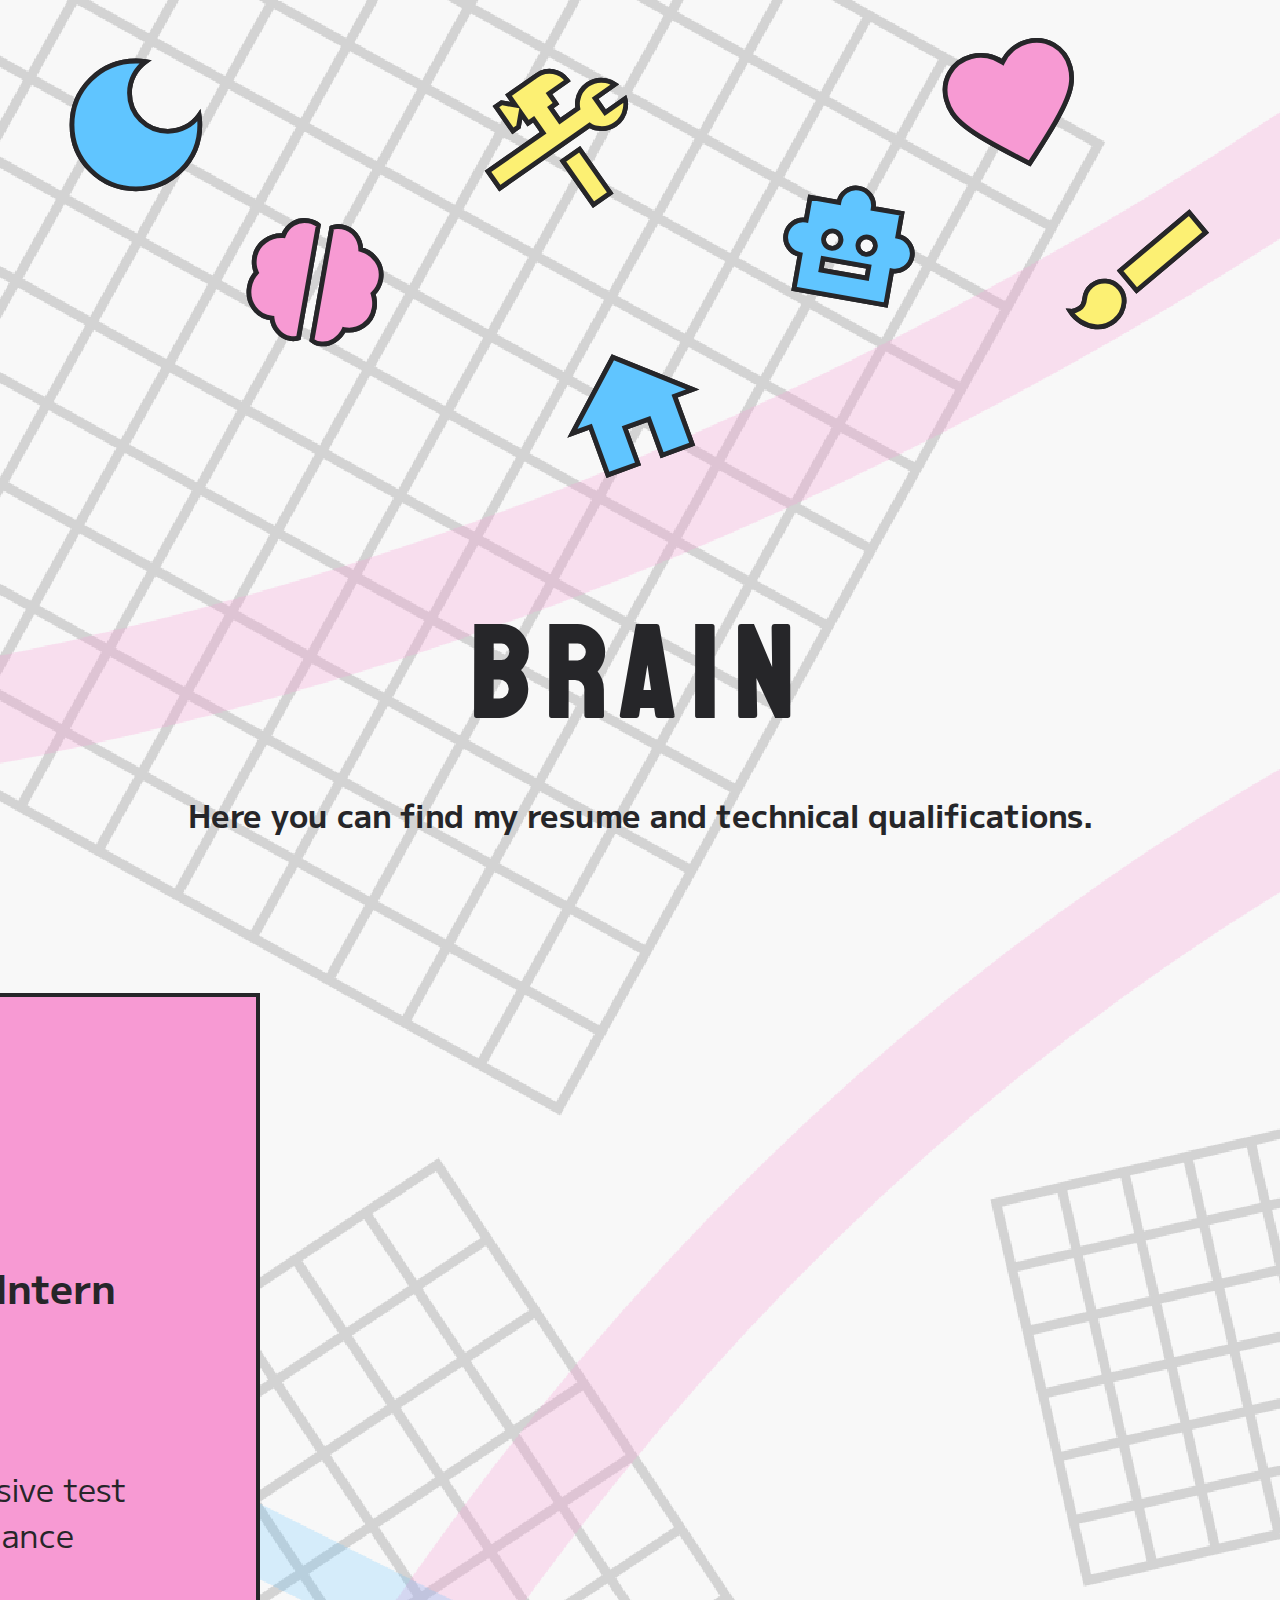
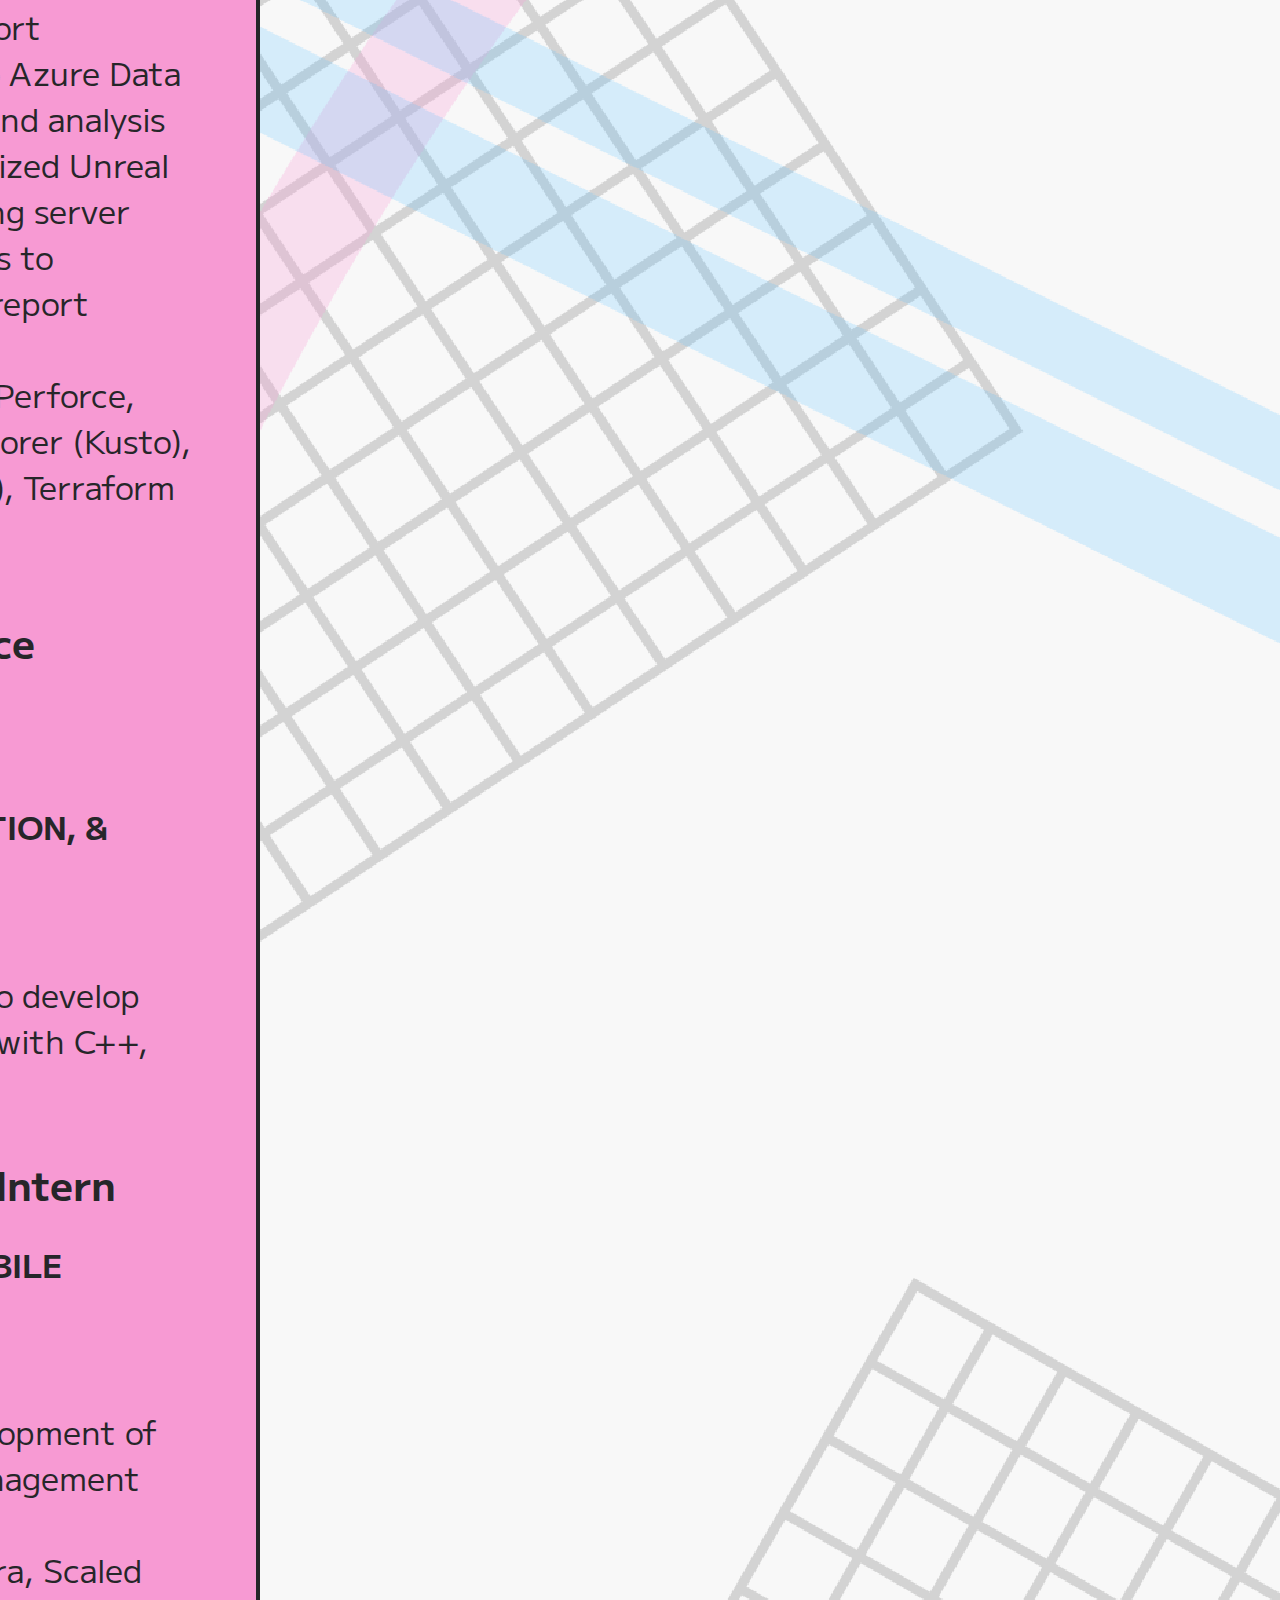
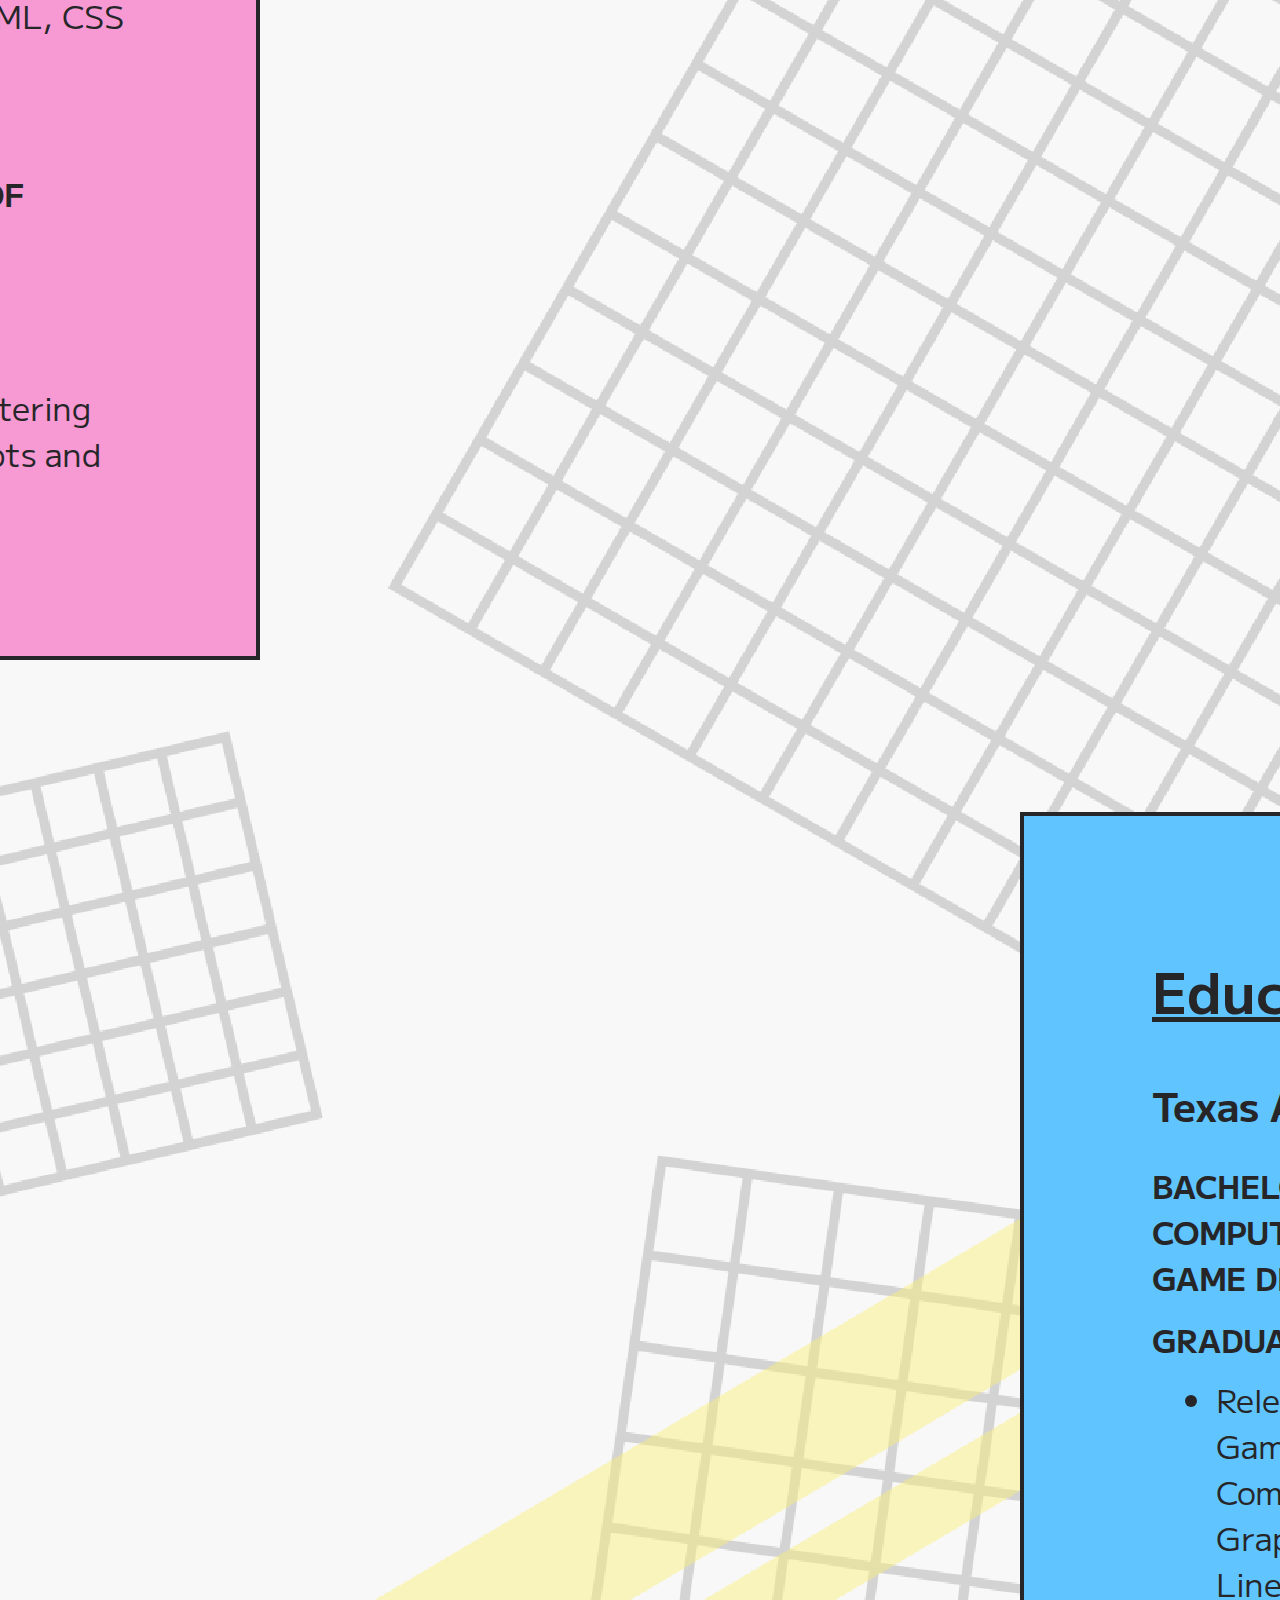
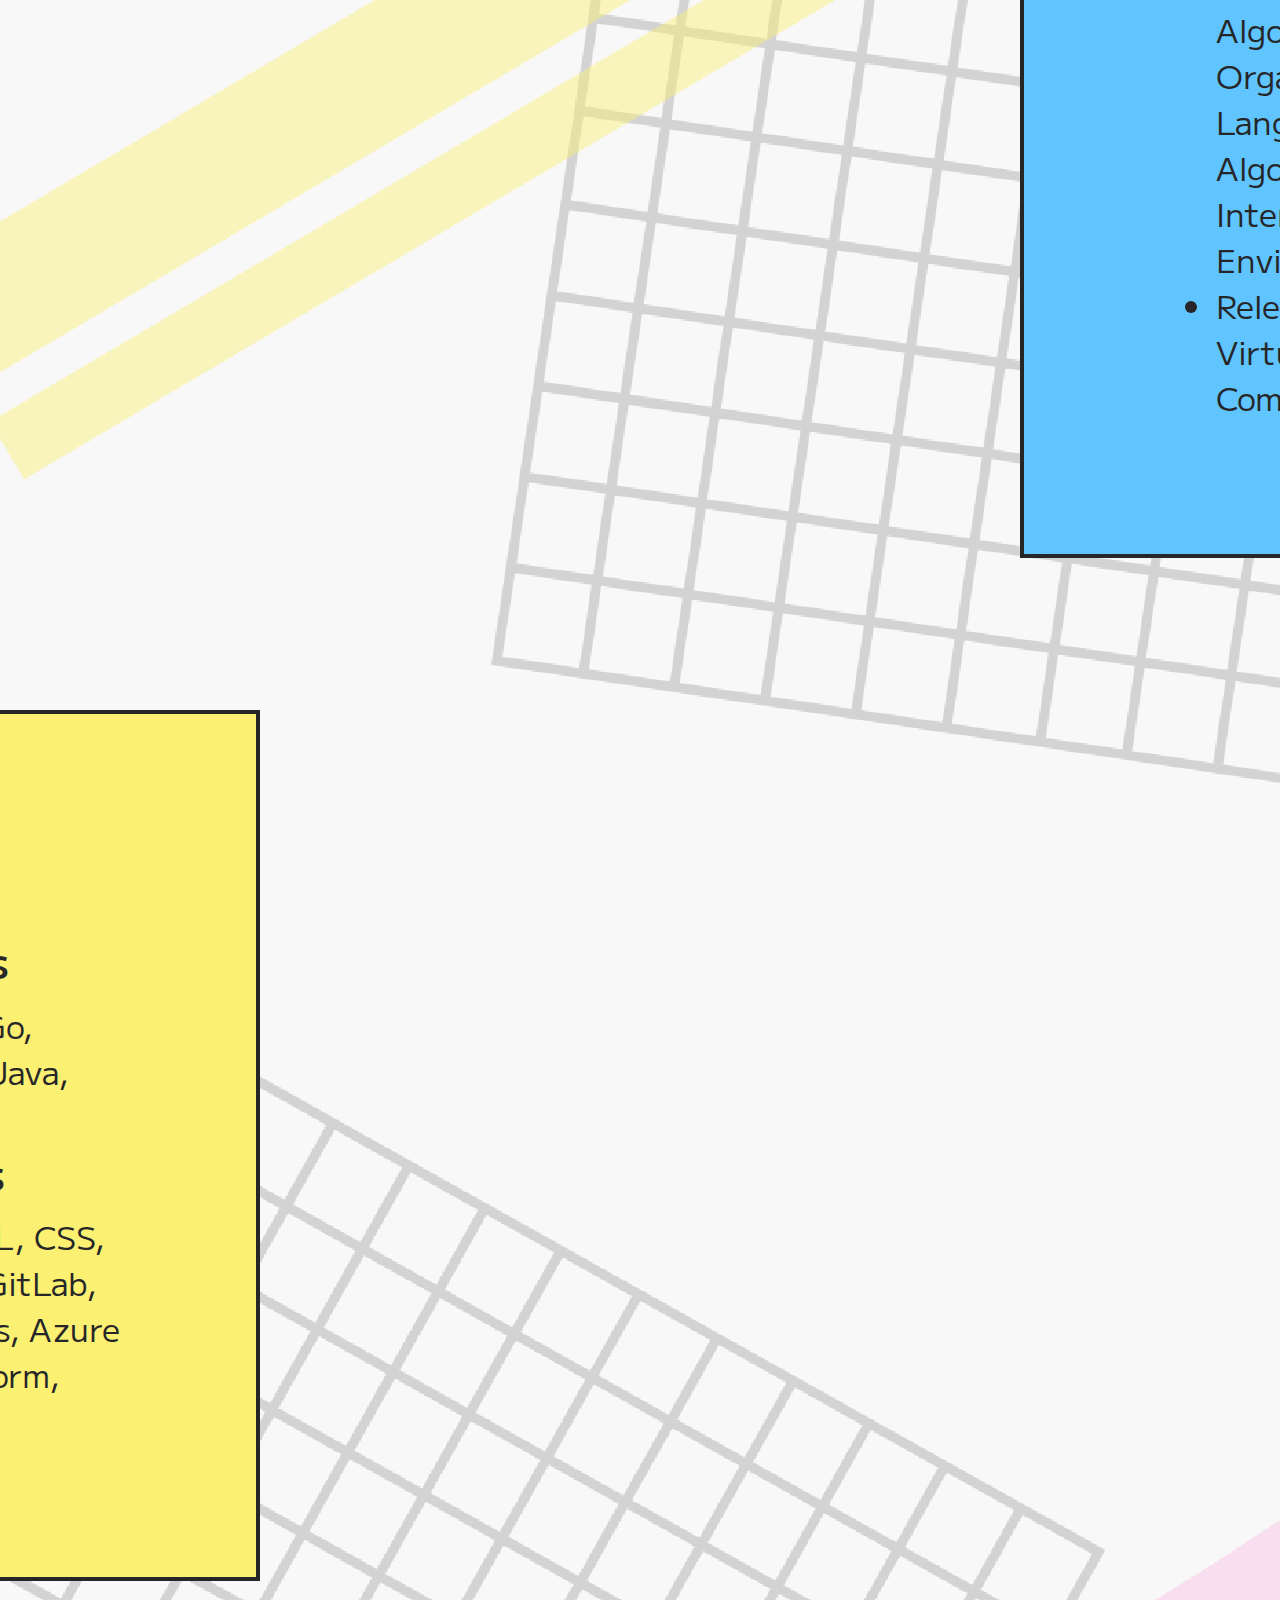
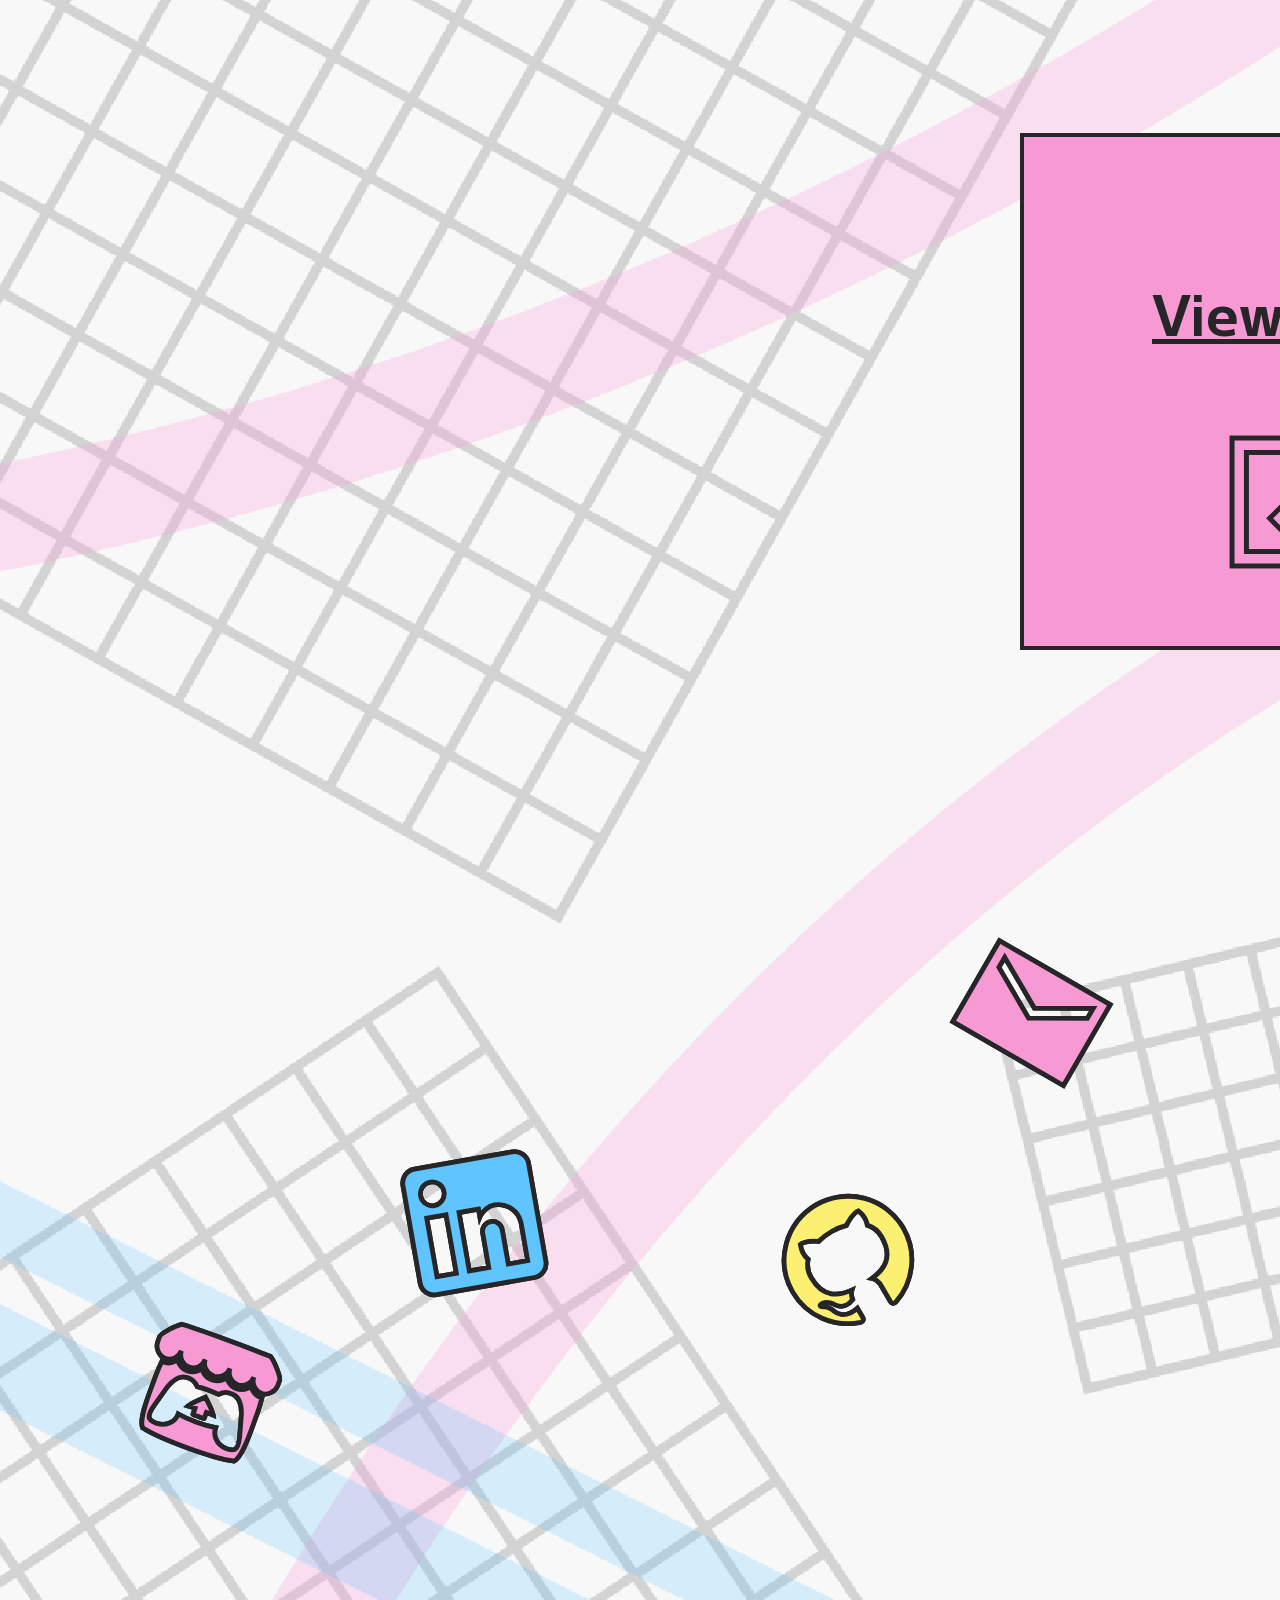
<file: brain.html>
<!DOCTYPE html>
<html lang="en">
  <head>
    <meta charset="UTF-8" />
    <meta name="viewport" content="width=device-width, initial-scale=1.0" />
    <link id="themesheet" rel="stylesheet" href="manychrome.css" />
    <link
      rel="stylesheet"
      href="https://fonts.googleapis.com/css2?family=Koulen:wght@400&display=swap"
    />
    <link
      rel="stylesheet"
      href="https://fonts.googleapis.com/css2?family=M PLUS 1:wght@400&display=swap"
    />
    <link
      id="favicon"
      rel="icon"
      type="image/x-icon"
      href="/resources/favicon-manychrome-light.svg"
    />
    <script type="text/javascript" src="theme.js"></script>
    <script type="text/javascript" src="marker.js"></script>
    <script type="text/javascript" src="mouse_move.js" defer></script>
    <script type="text/javascript" src="themeSwitcher.js" defer></script>
    <script type="text/javascript" src="lightSwitcher.js" defer></script>
    <script type="text/javascript" src="drawer.js" defer></script>
    <script type="text/javascript" src="mover.js" defer></script>
    <title>Hanna Harmon</title>
  </head>
  <body>
    <script type="text/javascript" src="darkmode.js"></script>

    <div class="container">
      <canvas class="canvas"></canvas>

      <div class="nav">
        <button data-title="light" class="icon-button light-button">
          <svg
            class="moon shadow"
            width="230"
            height="230"
            viewBox="0 0 230 230"
            fill="none"
            xmlns="http://www.w3.org/2000/svg"
          >
            <path
              vector-effect="non-scaling-stroke"
              d="M114.808 229.615C82.9165 229.615 55.8092 218.453 33.4855 196.129C11.1618 173.806 0 146.698 0 114.808C0 82.9165 11.1618 55.8092 33.4855 33.4855C55.8092 11.1618 82.9165 0 114.808 0C117.784 0 120.707 0.106303 123.578 0.31891C126.448 0.531516 129.265 0.850426 132.029 1.27564C123.312 7.44123 116.349 15.4671 111.14 25.3533C105.931 35.2395 103.327 45.923 103.327 57.4038C103.327 76.5383 110.024 92.8027 123.418 106.197C136.812 119.591 153.077 126.288 172.211 126.288C183.905 126.288 194.641 123.684 204.421 118.475C214.201 113.266 222.174 106.303 228.339 97.5864C228.765 100.35 229.084 103.167 229.296 106.037C229.509 108.908 229.615 111.831 229.615 114.808C229.615 146.698 218.453 173.806 196.129 196.129C173.806 218.453 146.698 229.615 114.808 229.615Z"
              fill="currentColor"
            />
          </svg>
          <svg
            class="moon icon"
            width="230"
            height="230"
            viewBox="0 0 230 230"
            fill="none"
            xmlns="http://www.w3.org/2000/svg"
          >
            <path
              vector-effect="non-scaling-stroke"
              d="M114.808 229.615C82.9165 229.615 55.8092 218.453 33.4855 196.129C11.1618 173.806 0 146.698 0 114.808C0 82.9165 11.1618 55.8092 33.4855 33.4855C55.8092 11.1618 82.9165 0 114.808 0C117.784 0 120.707 0.106303 123.578 0.31891C126.448 0.531516 129.265 0.850426 132.029 1.27564C123.312 7.44123 116.349 15.4671 111.14 25.3533C105.931 35.2395 103.327 45.923 103.327 57.4038C103.327 76.5383 110.024 92.8027 123.418 106.197C136.812 119.591 153.077 126.288 172.211 126.288C183.905 126.288 194.641 123.684 204.421 118.475C214.201 113.266 222.174 106.303 228.339 97.5864C228.765 100.35 229.084 103.167 229.296 106.037C229.509 108.908 229.615 111.831 229.615 114.808C229.615 146.698 218.453 173.806 196.129 196.129C173.806 218.453 146.698 229.615 114.808 229.615Z"
              fill="currentColor"
            />
          </svg>

          <svg
            class="sun shadow"
            width="304"
            height="304"
            viewBox="0 0 304 304"
            fill="none"
            xmlns="http://www.w3.org/2000/svg"
          >
            <path
              vector-effect="non-scaling-stroke"
              d="M152.236 303.948L107.242 259.625H44.7871V197.17L0.464355 152.176L44.7871 107.182V44.727H107.242L152.236 0.404297L197.23 44.727H259.685V107.182L304.008 152.176L259.685 197.17V259.625H197.23L152.236 303.948ZM152.236 219.332C170.816 219.332 186.653 212.784 199.749 199.689C212.844 186.593 219.392 170.756 219.392 152.176C219.392 133.596 212.844 117.759 199.749 104.663C186.653 91.568 170.816 85.0204 152.236 85.0204C133.656 85.0204 117.819 91.568 104.723 104.663C91.6281 117.759 85.0804 133.596 85.0804 152.176C85.0804 170.756 91.6281 186.593 104.723 199.689C117.819 212.784 133.656 219.332 152.236 219.332ZM152.236 266.341L185.814 232.763H232.823V185.754L266.401 152.176L232.823 118.598V71.5892H185.814L152.236 38.0114L118.658 71.5892H71.6493V118.598L38.0715 152.176L71.6493 185.754V232.763H118.658L152.236 266.341Z"
              fill="currentColor"
            />
          </svg>
          <svg
            class="sun icon"
            width="304"
            height="304"
            viewBox="0 0 304 304"
            fill="none"
            xmlns="http://www.w3.org/2000/svg"
          >
            <path
              vector-effect="non-scaling-stroke"
              d="M152.236 303.948L107.242 259.625H44.7871V197.17L0.464355 152.176L44.7871 107.182V44.727H107.242L152.236 0.404297L197.23 44.727H259.685V107.182L304.008 152.176L259.685 197.17V259.625H197.23L152.236 303.948ZM152.236 219.332C170.816 219.332 186.653 212.784 199.749 199.689C212.844 186.593 219.392 170.756 219.392 152.176C219.392 133.596 212.844 117.759 199.749 104.663C186.653 91.568 170.816 85.0204 152.236 85.0204C133.656 85.0204 117.819 91.568 104.723 104.663C91.6281 117.759 85.0804 133.596 85.0804 152.176C85.0804 170.756 91.6281 186.593 104.723 199.689C117.819 212.784 133.656 219.332 152.236 219.332ZM152.236 266.341L185.814 232.763H232.823V185.754L266.401 152.176L232.823 118.598V71.5892H185.814L152.236 38.0114L118.658 71.5892H71.6493V118.598L38.0715 152.176L71.6493 185.754V232.763H118.658L152.236 266.341Z"
              fill="currentColor"
            />
          </svg>
        </button>

        <a
          data-title="brain"
          class="icon-button brain-button"
          href="./brain.html"
        >
          <svg
            class="brain shadow"
            width="170"
            height="158"
            viewBox="0 0 170 158"
            fill="none"
            xmlns="http://www.w3.org/2000/svg"
          >
            <path
              vector-effect="non-scaling-stroke"
              d="M104.76 158C102.434 158 100.412 157.758 98.6962 157.274C96.9788 156.79 95.4453 156.134 94.0959 155.304V3.59336C95.9082 2.44188 97.9406 1.55512 100.193 0.933071C102.446 0.311024 104.874 0 107.478 0C114.835 0 121.239 2.41907 126.693 7.25722C132.145 12.0954 135.568 18.1085 136.962 25.2966C146.008 25.9504 153.776 29.5265 160.266 36.0248C166.755 42.5231 170 50.4017 170 59.6605C170 63.7204 169.408 67.4935 168.223 70.9797C167.038 74.4673 165.4 77.6246 163.309 80.4514C164.842 83.3543 166.027 86.43 166.863 89.6785C167.7 92.9269 168.118 96.0731 168.118 99.117C168.118 109.225 164.772 117.591 158.081 124.217C151.39 130.842 143.235 134.086 133.616 133.948C132.083 140.306 128.618 145.905 123.222 150.743C117.827 155.581 111.673 158 104.76 158ZM65.0307 158C58.2001 158 52.2058 155.754 47.048 151.261C41.8901 146.769 38.4748 141.55 36.802 135.606C26.6257 136.297 17.9479 133.187 10.7688 126.276C3.58959 119.364 0 110.542 0 99.8095C0 96.1201 0.487905 92.5931 1.46371 89.2285C2.43952 85.8653 3.90324 82.6632 5.85486 79.622C3.90324 76.8574 2.43952 73.8031 1.46371 70.4593C0.487905 67.1168 0 63.5373 0 59.7207C0 50.7148 3.20623 42.8984 9.6187 36.2716C16.0312 29.6461 23.6982 25.9186 32.6199 25.0892C33.8745 17.9011 37.2202 11.9226 42.6568 7.15354C48.0935 2.38451 54.568 0 62.0803 0C64.6899 0 67.1469 0.271626 69.4512 0.81488C71.7569 1.35813 73.9078 2.2062 75.9041 3.35906V155.304C74.3874 156.134 72.7752 156.79 71.0675 157.274C69.3599 157.758 67.3476 158 65.0307 158Z"
              fill="currentColor"
            />
          </svg>
          <svg
            class="brain icon small"
            width="170"
            height="158"
            viewBox="0 0 170 158"
            fill="none"
            xmlns="http://www.w3.org/2000/svg"
          >
            <path
              vector-effect="non-scaling-stroke"
              d="M104.76 158C102.434 158 100.412 157.758 98.6962 157.274C96.9788 156.79 95.4453 156.134 94.0959 155.304V3.59336C95.9082 2.44188 97.9406 1.55512 100.193 0.933071C102.446 0.311024 104.874 0 107.478 0C114.835 0 121.239 2.41907 126.693 7.25722C132.145 12.0954 135.568 18.1085 136.962 25.2966C146.008 25.9504 153.776 29.5265 160.266 36.0248C166.755 42.5231 170 50.4017 170 59.6605C170 63.7204 169.408 67.4935 168.223 70.9797C167.038 74.4673 165.4 77.6246 163.309 80.4514C164.842 83.3543 166.027 86.43 166.863 89.6785C167.7 92.9269 168.118 96.0731 168.118 99.117C168.118 109.225 164.772 117.591 158.081 124.217C151.39 130.842 143.235 134.086 133.616 133.948C132.083 140.306 128.618 145.905 123.222 150.743C117.827 155.581 111.673 158 104.76 158ZM65.0307 158C58.2001 158 52.2058 155.754 47.048 151.261C41.8901 146.769 38.4748 141.55 36.802 135.606C26.6257 136.297 17.9479 133.187 10.7688 126.276C3.58959 119.364 0 110.542 0 99.8095C0 96.1201 0.487905 92.5931 1.46371 89.2285C2.43952 85.8653 3.90324 82.6632 5.85486 79.622C3.90324 76.8574 2.43952 73.8031 1.46371 70.4593C0.487905 67.1168 0 63.5373 0 59.7207C0 50.7148 3.20623 42.8984 9.6187 36.2716C16.0312 29.6461 23.6982 25.9186 32.6199 25.0892C33.8745 17.9011 37.2202 11.9226 42.6568 7.15354C48.0935 2.38451 54.568 0 62.0803 0C64.6899 0 67.1469 0.271626 69.4512 0.81488C71.7569 1.35813 73.9078 2.2062 75.9041 3.35906V155.304C74.3874 156.134 72.7752 156.79 71.0675 157.274C69.3599 157.758 67.3476 158 65.0307 158Z"
              fill="currentColor"
            />
          </svg>
        </a>

        <a
          data-title="heart"
          class="icon-button heart-button"
          href="./heart.html"
        >
          <svg
            class="heart shadow"
            width="156"
            height="144"
            viewBox="0 0 156 144"
            fill="none"
            xmlns="http://www.w3.org/2000/svg"
          >
            <path
              vector-effect="non-scaling-stroke"
              d="M78 144L66.69 133.798C53.56 121.896 42.705 111.629 34.125 102.997C25.545 94.3651 18.72 86.6158 13.65 79.7493C8.58 72.8828 5.0375 66.5722 3.0225 60.8174C1.0075 55.0627 0 49.1771 0 43.1608C0 30.8665 4.095 20.5995 12.285 12.3597C20.475 4.11989 30.68 0 42.9 0C49.66 0 56.095 1.43869 62.205 4.31608C68.315 7.19346 73.58 11.248 78 16.4796C82.42 11.248 87.685 7.19346 93.795 4.31608C99.905 1.43869 106.34 0 113.1 0C125.32 0 135.525 4.11989 143.715 12.3597C151.905 20.5995 156 30.8665 156 43.1608C156 49.1771 154.993 55.0627 152.978 60.8174C150.963 66.5722 147.42 72.8828 142.35 79.7493C137.28 86.6158 130.455 94.3651 121.875 102.997C113.295 111.629 102.44 121.896 89.31 133.798L78 144Z"
              fill="currentColor"
            />
          </svg>
          <svg
            class="heart icon"
            width="156"
            height="144"
            viewBox="0 0 156 144"
            fill="none"
            xmlns="http://www.w3.org/2000/svg"
          >
            <path
              vector-effect="non-scaling-stroke"
              d="M78 144L66.69 133.798C53.56 121.896 42.705 111.629 34.125 102.997C25.545 94.3651 18.72 86.6158 13.65 79.7493C8.58 72.8828 5.0375 66.5722 3.0225 60.8174C1.0075 55.0627 0 49.1771 0 43.1608C0 30.8665 4.095 20.5995 12.285 12.3597C20.475 4.11989 30.68 0 42.9 0C49.66 0 56.095 1.43869 62.205 4.31608C68.315 7.19346 73.58 11.248 78 16.4796C82.42 11.248 87.685 7.19346 93.795 4.31608C99.905 1.43869 106.34 0 113.1 0C125.32 0 135.525 4.11989 143.715 12.3597C151.905 20.5995 156 30.8665 156 43.1608C156 49.1771 154.993 55.0627 152.978 60.8174C150.963 66.5722 147.42 72.8828 142.35 79.7493C137.28 86.6158 130.455 94.3651 121.875 102.997C113.295 111.629 102.44 121.896 89.31 133.798L78 144Z"
              fill="currentColor"
            />
          </svg>
        </a>

        <a
          data-title="projects"
          class="icon-button projects-button"
          href="./projects.html"
        >
          <svg
            class="projects shadow"
            width="335"
            height="326"
            viewBox="0 0 335 326"
            fill="none"
            xmlns="http://www.w3.org/2000/svg"
          >
            <path
              vector-effect="non-scaling-stroke"
              d="M295.883 325.201L197.105 226.423L234.993 188.535L333.771 287.314L295.883 325.201ZM46.9083 325.201L9.02083 287.314L133.508 162.826L102.838 132.155L90.2083 144.784L67.2052 121.781V158.767L54.576 171.396L0 116.82L12.6292 104.191H49.6146L27.0625 81.6385L91.1104 17.5906C97.1243 11.5767 103.589 7.21667 110.505 4.51042C117.421 1.80417 124.487 0.451042 131.704 0.451042C138.921 0.451042 145.987 1.80417 152.903 4.51042C159.819 7.21667 166.284 11.5767 172.298 17.5906L130.802 59.0865L153.354 81.6385L140.725 94.2677L171.396 124.939L211.99 84.3448C210.787 81.0372 209.81 77.5792 209.058 73.9708C208.306 70.3625 207.93 66.7542 207.93 63.1458C207.93 45.4049 214.019 30.4453 226.197 18.2672C238.376 6.08906 253.335 0 271.076 0C275.586 0 279.871 0.451042 283.931 1.35313C287.99 2.25521 292.125 3.60833 296.334 5.4125L251.681 50.0656L284.156 82.5406L328.809 37.8875C330.914 42.0972 332.343 46.2318 333.094 50.2912C333.846 54.3505 334.222 58.6354 334.222 63.1458C334.222 80.8868 328.133 95.8464 315.955 108.024C303.777 120.203 288.817 126.292 271.076 126.292C267.468 126.292 263.859 125.991 260.251 125.39C256.643 124.788 253.185 123.736 249.877 122.232L46.9083 325.201Z"
              fill="currentColor"
            />
          </svg>
          <svg
            class="projects icon"
            width="335"
            height="326"
            viewBox="0 0 335 326"
            fill="none"
            xmlns="http://www.w3.org/2000/svg"
          >
            <path
              vector-effect="non-scaling-stroke"
              d="M295.883 325.201L197.105 226.423L234.993 188.535L333.771 287.314L295.883 325.201ZM46.9083 325.201L9.02083 287.314L133.508 162.826L102.838 132.155L90.2083 144.784L67.2052 121.781V158.767L54.576 171.396L0 116.82L12.6292 104.191H49.6146L27.0625 81.6385L91.1104 17.5906C97.1243 11.5767 103.589 7.21667 110.505 4.51042C117.421 1.80417 124.487 0.451042 131.704 0.451042C138.921 0.451042 145.987 1.80417 152.903 4.51042C159.819 7.21667 166.284 11.5767 172.298 17.5906L130.802 59.0865L153.354 81.6385L140.725 94.2677L171.396 124.939L211.99 84.3448C210.787 81.0372 209.81 77.5792 209.058 73.9708C208.306 70.3625 207.93 66.7542 207.93 63.1458C207.93 45.4049 214.019 30.4453 226.197 18.2672C238.376 6.08906 253.335 0 271.076 0C275.586 0 279.871 0.451042 283.931 1.35313C287.99 2.25521 292.125 3.60833 296.334 5.4125L251.681 50.0656L284.156 82.5406L328.809 37.8875C330.914 42.0972 332.343 46.2318 333.094 50.2912C333.846 54.3505 334.222 58.6354 334.222 63.1458C334.222 80.8868 328.133 95.8464 315.955 108.024C303.777 120.203 288.817 126.292 271.076 126.292C267.468 126.292 263.859 125.991 260.251 125.39C256.643 124.788 253.185 123.736 249.877 122.232L46.9083 325.201Z"
              fill="currentColor"
            />
          </svg>
        </a>

        <a
          data-title="home"
          class="icon-button home-button"
          href="./index.html"
        >
          <svg
            class="home shadow"
            width="227"
            height="193"
            viewBox="0 0 227 193"
            fill="none"
            xmlns="http://www.w3.org/2000/svg"
          >
            <path
              vector-effect="non-scaling-stroke"
              d="M90.7994 192.949V124.849H136.199V192.949H192.949V102.149H226.999L113.499 0L0 102.149H34.0498V192.949H90.7994Z"
              fill="currentColor"
            />
          </svg>
          <svg
            class="home icon"
            width="227"
            height="193"
            viewBox="0 0 227 193"
            fill="none"
            xmlns="http://www.w3.org/2000/svg"
          >
            <path
              vector-effect="non-scaling-stroke"
              d="M90.7994 192.949V124.849H136.199V192.949H192.949V102.149H226.999L113.499 0L0 102.149H34.0498V192.949H90.7994Z"
              fill="currentColor"
            />
          </svg>
        </a>

        <a data-title="gen ai" class="icon-button ai-button" href="ai.html">
          <svg
            class="ai shadow"
            width="204"
            height="176"
            viewBox="0 0 204 176"
            fill="none"
            xmlns="http://www.w3.org/2000/svg"
          >
            <path
              vector-effect="non-scaling-stroke"
              d="M27.8182 120.421C20.0909 120.421 13.5227 117.719 8.11364 112.316C2.70455 106.912 0 100.351 0 92.6316C0 84.9123 2.70455 78.3509 8.11364 72.9474C13.5227 67.5439 20.0909 64.8421 27.8182 64.8421V27.7895H74.1818C74.1818 20.0702 76.8864 13.5088 82.2955 8.10526C87.7045 2.70175 94.2727 0 102 0C109.727 0 116.295 2.70175 121.705 8.10526C127.114 13.5088 129.818 20.0702 129.818 27.7895H176.182V64.8421C183.909 64.8421 190.477 67.5439 195.886 72.9474C201.295 78.3509 204 84.9123 204 92.6316C204 100.351 201.295 106.912 195.886 112.316C190.477 117.719 183.909 120.421 176.182 120.421V176H27.8182V120.421ZM74.1818 101.895C78.0455 101.895 81.3295 100.544 84.0341 97.8421C86.7386 95.1404 88.0909 91.8596 88.0909 88C88.0909 84.1404 86.7386 80.8596 84.0341 78.1579C81.3295 75.4561 78.0455 74.1053 74.1818 74.1053C70.3182 74.1053 67.0341 75.4561 64.3295 78.1579C61.625 80.8596 60.2727 84.1404 60.2727 88C60.2727 91.8596 61.625 95.1404 64.3295 97.8421C67.0341 100.544 70.3182 101.895 74.1818 101.895ZM129.818 101.895C133.682 101.895 136.966 100.544 139.67 97.8421C142.375 95.1404 143.727 91.8596 143.727 88C143.727 84.1404 142.375 80.8596 139.67 78.1579C136.966 75.4561 133.682 74.1053 129.818 74.1053C125.955 74.1053 122.67 75.4561 119.966 78.1579C117.261 80.8596 115.909 84.1404 115.909 88C115.909 91.8596 117.261 95.1404 119.966 97.8421C122.67 100.544 125.955 101.895 129.818 101.895ZM64.9091 138.947H139.091V120.421H64.9091V138.947Z"
              fill="currentColor"
            />
          </svg>
          <svg
            class="ai icon"
            width="204"
            height="176"
            viewBox="0 0 204 176"
            fill="none"
            xmlns="http://www.w3.org/2000/svg"
          >
            <path
              vector-effect="non-scaling-stroke"
              d="M27.8182 120.421C20.0909 120.421 13.5227 117.719 8.11364 112.316C2.70455 106.912 0 100.351 0 92.6316C0 84.9123 2.70455 78.3509 8.11364 72.9474C13.5227 67.5439 20.0909 64.8421 27.8182 64.8421V27.7895H74.1818C74.1818 20.0702 76.8864 13.5088 82.2955 8.10526C87.7045 2.70175 94.2727 0 102 0C109.727 0 116.295 2.70175 121.705 8.10526C127.114 13.5088 129.818 20.0702 129.818 27.7895H176.182V64.8421C183.909 64.8421 190.477 67.5439 195.886 72.9474C201.295 78.3509 204 84.9123 204 92.6316C204 100.351 201.295 106.912 195.886 112.316C190.477 117.719 183.909 120.421 176.182 120.421V176H27.8182V120.421ZM74.1818 101.895C78.0455 101.895 81.3295 100.544 84.0341 97.8421C86.7386 95.1404 88.0909 91.8596 88.0909 88C88.0909 84.1404 86.7386 80.8596 84.0341 78.1579C81.3295 75.4561 78.0455 74.1053 74.1818 74.1053C70.3182 74.1053 67.0341 75.4561 64.3295 78.1579C61.625 80.8596 60.2727 84.1404 60.2727 88C60.2727 91.8596 61.625 95.1404 64.3295 97.8421C67.0341 100.544 70.3182 101.895 74.1818 101.895ZM129.818 101.895C133.682 101.895 136.966 100.544 139.67 97.8421C142.375 95.1404 143.727 91.8596 143.727 88C143.727 84.1404 142.375 80.8596 139.67 78.1579C136.966 75.4561 133.682 74.1053 129.818 74.1053C125.955 74.1053 122.67 75.4561 119.966 78.1579C117.261 80.8596 115.909 84.1404 115.909 88C115.909 91.8596 117.261 95.1404 119.966 97.8421C122.67 100.544 125.955 101.895 129.818 101.895ZM64.9091 138.947H139.091V120.421H64.9091V138.947Z"
              fill="currentColor"
            />
          </svg>
        </a>

        <button data-title="theme" class="icon-button theme-button">
          <svg
            class="theme shadow"
            width="187"
            height="178"
            viewBox="0 0 187 178"
            fill="none"
            xmlns="http://www.w3.org/2000/svg"
          >
            <path
              vector-effect="non-scaling-stroke"
              d="M38.5567 178C31.3273 178 24.1783 176.226 17.1095 172.679C10.0408 169.132 4.33763 164.457 0 158.652C4.17698 158.652 8.43428 157 12.7719 153.694C17.1095 150.389 19.2784 145.592 19.2784 139.304C19.2784 131.243 22.0898 124.39 27.7126 118.747C33.3355 113.104 40.1632 110.283 48.1959 110.283C56.2285 110.283 63.0563 113.104 68.6791 118.747C74.302 124.39 77.1134 131.243 77.1134 139.304C77.1134 149.946 73.3381 159.055 65.7874 166.633C58.2367 174.211 49.1598 178 38.5567 178ZM93.982 119.957L67.4742 93.3533L160.492 0L187 26.6033L93.982 119.957Z"
              fill="currentColor"
            />
          </svg>
          <svg
            class="theme icon"
            width="187"
            height="178"
            viewBox="0 0 187 178"
            fill="none"
            xmlns="http://www.w3.org/2000/svg"
          >
            <path
              vector-effect="non-scaling-stroke"
              d="M38.5567 178C31.3273 178 24.1783 176.226 17.1095 172.679C10.0408 169.132 4.33763 164.457 0 158.652C4.17698 158.652 8.43428 157 12.7719 153.694C17.1095 150.389 19.2784 145.592 19.2784 139.304C19.2784 131.243 22.0898 124.39 27.7126 118.747C33.3355 113.104 40.1632 110.283 48.1959 110.283C56.2285 110.283 63.0563 113.104 68.6791 118.747C74.302 124.39 77.1134 131.243 77.1134 139.304C77.1134 149.946 73.3381 159.055 65.7874 166.633C58.2367 174.211 49.1598 178 38.5567 178ZM93.982 119.957L67.4742 93.3533L160.492 0L187 26.6033L93.982 119.957Z"
              fill="currentColor"
            />
          </svg>
        </button>
      </div>

      <div class="content">
        <div class="title-box">
          <h1 class="page-title">Brain</h1>
          <h3 class="page-tagline">
            Here you can find my resume and technical qualifications.
          </h3>
        </div>

        <div class="cards">
          <div class="hidden card">
            <h2 class="card-title">Experience</h2>

            <h3 class="card-header">
                Software Engineering Intern
            </h3>
            <h4 class="card-subheader">
              Halo Studios
            </h4>
            <h4 class="card-subheader">May 2025 - August 2025</h4>
            <ul class="card-list">
              <li class="card-ul-item">
                Engineered a comprehensive test reporting solution to enhance developer experience
              </li>
              <li class="card-ul-item">
                Automated UAT test report generation and upload to Azure Data Explorer for effective trend analysis
              </li>
              <li class="card-ul-item">
                Implemented a containerized Unreal Automation test reporting server enabling authorized users to instantly view individual report details
              </li>
              <li class="card-ul-item">
                Unreal Automation Tool, Perforce, Jenkins, Azure Data Explorer (Kusto), Docker, Kubernetes (K8s), Terraform
              </li>
            </ul>

            <h3 class="card-header">
              <a
                class="inline-text-link"
                href="https://pvfa.tamu.edu/research/live-lab/#About"
                class=""
                target="_blank"
              >
                Learning Interactive Visualization Experience (LIVE) Lab
                Developer
              </a>
            </h3>
            <h4 class="card-subheader">
              Texas A&M School Of Performance, Visualization, & Fine Arts
            </h4>
            <h4 class="card-subheader">August 2024 - Present</h4>
            <ul class="card-list">
              <li class="card-ul-item">
                Working collaboratively to develop educational video games with
                C++, Unreal, C#, Unity
              </li>
            </ul>

            <h3 class="card-header">Software Engineering Intern</h3>
            <h4 class="card-subheader">
              United Services Automobile Association (USAA)
            </h4>
            <h4 class="card-subheader">May 2024 - August 2024</h4>
            <ul class="card-list">
              <li class="card-ul-item">
                Contributed to the development of an internal test data
                management web app
              </li>
              <li class="card-ul-item">
                React, JavaScript, Go, Jira, Scaled Agile, Scrum, GitLab, HTML,
                CSS
              </li>
            </ul>

            <h3 class="card-header">Peer Teacher</h3>
            <h4 class="card-subheader">
              Texas A&M Department of Computer Science and Engineering
            </h4>
            <h4 class="card-subheader">January 2024 - May 2024</h4>
            <ul class="card-list">
              <li class="card-ul-item">
                Assisted students in mastering computer science concepts and
                debugging C++ code
              </li>
            </ul>
          </div>
          <div class="hidden card">
            <h2 class="card-title">Education</h2>

            <h3 class="card-header">Texas A&M University</h3>
            <h4 class="card-subheader">
              Bachelor of Science in Computer Science, Minor in Game Design and
              Development
            </h4>
            <h4 class="card-subheader">Graduating May 2026</h4>
            <ul class="card-list">
              <li class="card-ul-item">
                Relevant Coursework (Completed): Game Development, Game Design, Computer Animation, Computer Graphics, Software Engineering, Linear Algebra, Data Structures and Algorithms, Discrete Math, Computer Organization, Programming Languages, Design and Analysis of Algorithms, Computer-Human Interaction, Interactive Virtual Environments
              </li>
              <li class="card-ul-item">
                Relevant Coursework (Spring 2026): Virtual Reality, Accessible Computing, Cloud Computing
              </li>
            </ul>
          </div>
          <div class="hidden card">
            <h2 class="card-title">Skills</h2>

            <h4 class="card-subheader">Programming Languages</h4>
            <p class="card-body">
              C#, C++, Unreal Blueprints, Go, JavaScript, Python, LATEX, Java, Scheme, Groovy, Ink
            </p>

            <h4 class="card-subheader">Technologies and Tools</h4>
            <p class="card-body">
              Unity, Unreal, Perforce, HTML, CSS, React, Next.js, Git, GitHub, GitLab, Jira, Figma, Inkscape, Jenkins, Azure Data Explorer (Kusto), Terraform, Kubernetes (K8s)
            </p>
          </div>
          <div class="hidden card">
            <h2 class="card-title">View Full Resume</h2>
            <div class="linkbox">
              <div class="link">
                <a
                  class="icon-button download link"
                  href="resources/HannaHarmonResume.pdf"
                  target="_blank"
                >
                  <svg
                    class="open shadow"
                    width="230"
                    height="230"
                    viewBox="0 0 230 230"
                    fill="none"
                    xmlns="http://www.w3.org/2000/svg"
                  >
                    <path
                      vector-effect="non-scaling-stroke"
                      d="M0.25 229.75V0.25H115V25.75H25.75V204.25H204.25V115H229.75V229.75H0.25ZM85.675 162.175L67.825 144.325L186.4 25.75H140.5V0.25H229.75V89.5H204.25V43.6L85.675 162.175Z"
                      fill="currentColor"
                    />
                  </svg>
                  <svg
                    class="open icon"
                    width="230"
                    height="230"
                    viewBox="0 0 230 230"
                    fill="none"
                    xmlns="http://www.w3.org/2000/svg"
                  >
                    <path
                      vector-effect="non-scaling-stroke"
                      d="M0.25 229.75V0.25H115V25.75H25.75V204.25H204.25V115H229.75V229.75H0.25ZM85.675 162.175L67.825 144.325L186.4 25.75H140.5V0.25H229.75V89.5H204.25V43.6L85.675 162.175Z"
                      fill="currentColor"
                    />
                  </svg>
                </a>
              </div>
            </div>
          </div>
        </div>
      </div>
      <div class="mount">
        <svg
          width="500"
          height="500"
          viewBox="0 0 131 95"
          fill="none"
          xmlns="http://www.w3.org/2000/svg"
        >
          <path d="M37 0.417969H95V85.9912H37V0.417969Z" fill="currentColor" />
          <path d="M0 69.103H131V95.0002H0V69.103Z" fill="currentColor" />
        </svg>
      </div>

      <div class="foot">
        <a
          data-title="itch.io"
          class="icon-button itch-button"
          href="https://hannaharmon.itch.io/"
          target="”_blank”"
        >
          <svg
            class="itch shadow"
            width="273"
            height="246"
            viewBox="0 0 273 246"
            fill="none"
            xmlns="http://www.w3.org/2000/svg"
          >
            <path
              vector-effect="non-scaling-stroke"
              d="M35.5253 1.50994C23.6078 8.56959 0.226998 35.4462 0 42.5059V54.1963C0 68.9853 13.8469 82.0036 26.3886 82.0036C41.484 82.0036 54.037 69.496 54.037 54.6503C54.037 69.496 66.1814 82.0036 81.2768 82.0036C96.3495 82.0036 108.085 69.496 108.085 54.6503C108.085 69.496 120.99 82.0036 136.074 82.0036H136.347C151.442 82.0036 164.336 69.496 164.336 54.6503C164.336 69.496 176.071 82.0036 191.155 82.0036C206.251 82.0036 218.395 69.496 218.395 54.6503C218.395 69.496 230.948 82.0036 246.032 82.0036C258.551 82.0036 272.398 68.9739 272.398 54.1963V42.5059C272.171 35.4689 248.768 8.56959 236.873 1.50994C199.952 0.216044 174.358 -0.0109551 136.199 0.000394813C98.0407 0.000394813 46.0239 0.601941 35.5253 1.50994ZM107.892 75.0234C106.449 77.5374 104.661 79.8372 102.581 81.8561C96.9057 87.4175 89.0742 90.8793 80.4823 90.8793C72.2085 90.8829 64.2628 87.6435 58.35 81.8561C56.2843 79.8358 54.718 77.6566 53.2879 75.1596C51.8465 77.6793 49.8489 79.8358 47.7718 81.8561C41.8576 87.6415 33.9128 90.8805 25.6395 90.8793C24.5953 90.8793 23.517 90.5955 22.6431 90.2891C21.4287 102.922 20.9179 114.987 20.7363 123.771V123.828L20.6682 137.073C20.8952 163.564 18.0577 222.924 32.3586 237.52C54.5137 242.673 95.294 245.034 136.21 245.045C177.127 245.045 217.907 242.662 240.062 237.509C254.363 222.936 251.526 163.576 251.753 137.085L251.685 123.839V123.794C251.503 114.998 251.004 102.933 249.778 90.3118C248.904 90.6069 247.826 90.902 246.793 90.902C238.519 90.9032 230.575 87.6642 224.66 81.8788C222.572 79.8585 220.574 77.702 219.144 75.1823C217.703 77.6793 216.137 79.8585 214.071 81.8788C208.156 87.6621 200.211 90.8973 191.939 90.8906C183.313 90.8906 175.527 87.4516 169.829 81.8901C167.749 79.8713 165.961 77.5715 164.517 75.0575C163.091 77.5681 161.323 79.8677 159.262 81.8901C153.347 87.6724 145.402 90.9074 137.13 90.902H135.314C127.043 90.9105 119.099 87.6796 113.181 81.9015C111.117 79.8798 109.344 77.5801 107.915 75.0688L107.892 75.0234ZM85.1471 104.442C94.1703 104.465 102.172 104.442 112.081 115.259C119.878 114.442 128.039 114.033 136.199 114.044C144.371 114.044 152.52 114.442 160.318 115.259C170.226 104.442 178.228 104.476 187.24 104.442C191.507 104.442 208.532 104.442 220.381 137.743L233.127 183.461C242.571 217.454 230.108 218.282 214.559 218.305C191.519 217.454 178.739 200.713 178.739 183.971C165.981 186.06 151.09 187.104 136.199 187.115C121.308 187.115 106.417 186.06 93.6596 183.971C93.6596 200.713 80.8909 217.454 57.8392 218.316C42.2898 218.271 29.8276 217.442 39.2707 183.449L52.0054 137.743C63.866 104.442 80.8909 104.442 85.1471 104.442ZM136.199 130.627C136.176 130.649 111.91 152.918 107.563 160.84L123.453 160.205V174.052C123.453 174.687 129.809 174.426 136.199 174.131C142.578 174.426 148.956 174.698 148.956 174.04V160.193L164.846 160.818C160.465 152.907 136.199 130.627 136.199 130.627Z"
              fill="currentColor"
            />
          </svg>
          <svg
            class="itch icon"
            width="273"
            height="246"
            viewBox="0 0 273 246"
            fill="none"
            xmlns="http://www.w3.org/2000/svg"
          >
            <path
              vector-effect="non-scaling-stroke"
              d="M35.5253 1.50994C23.6078 8.56959 0.226998 35.4462 0 42.5059V54.1963C0 68.9853 13.8469 82.0036 26.3886 82.0036C41.484 82.0036 54.037 69.496 54.037 54.6503C54.037 69.496 66.1814 82.0036 81.2768 82.0036C96.3495 82.0036 108.085 69.496 108.085 54.6503C108.085 69.496 120.99 82.0036 136.074 82.0036H136.347C151.442 82.0036 164.336 69.496 164.336 54.6503C164.336 69.496 176.071 82.0036 191.155 82.0036C206.251 82.0036 218.395 69.496 218.395 54.6503C218.395 69.496 230.948 82.0036 246.032 82.0036C258.551 82.0036 272.398 68.9739 272.398 54.1963V42.5059C272.171 35.4689 248.768 8.56959 236.873 1.50994C199.952 0.216044 174.358 -0.0109551 136.199 0.000394813C98.0407 0.000394813 46.0239 0.601941 35.5253 1.50994ZM107.892 75.0234C106.449 77.5374 104.661 79.8372 102.581 81.8561C96.9057 87.4175 89.0742 90.8793 80.4823 90.8793C72.2085 90.8829 64.2628 87.6435 58.35 81.8561C56.2843 79.8358 54.718 77.6566 53.2879 75.1596C51.8465 77.6793 49.8489 79.8358 47.7718 81.8561C41.8576 87.6415 33.9128 90.8805 25.6395 90.8793C24.5953 90.8793 23.517 90.5955 22.6431 90.2891C21.4287 102.922 20.9179 114.987 20.7363 123.771V123.828L20.6682 137.073C20.8952 163.564 18.0577 222.924 32.3586 237.52C54.5137 242.673 95.294 245.034 136.21 245.045C177.127 245.045 217.907 242.662 240.062 237.509C254.363 222.936 251.526 163.576 251.753 137.085L251.685 123.839V123.794C251.503 114.998 251.004 102.933 249.778 90.3118C248.904 90.6069 247.826 90.902 246.793 90.902C238.519 90.9032 230.575 87.6642 224.66 81.8788C222.572 79.8585 220.574 77.702 219.144 75.1823C217.703 77.6793 216.137 79.8585 214.071 81.8788C208.156 87.6621 200.211 90.8973 191.939 90.8906C183.313 90.8906 175.527 87.4516 169.829 81.8901C167.749 79.8713 165.961 77.5715 164.517 75.0575C163.091 77.5681 161.323 79.8677 159.262 81.8901C153.347 87.6724 145.402 90.9074 137.13 90.902H135.314C127.043 90.9105 119.099 87.6796 113.181 81.9015C111.117 79.8798 109.344 77.5801 107.915 75.0688L107.892 75.0234ZM85.1471 104.442C94.1703 104.465 102.172 104.442 112.081 115.259C119.878 114.442 128.039 114.033 136.199 114.044C144.371 114.044 152.52 114.442 160.318 115.259C170.226 104.442 178.228 104.476 187.24 104.442C191.507 104.442 208.532 104.442 220.381 137.743L233.127 183.461C242.571 217.454 230.108 218.282 214.559 218.305C191.519 217.454 178.739 200.713 178.739 183.971C165.981 186.06 151.09 187.104 136.199 187.115C121.308 187.115 106.417 186.06 93.6596 183.971C93.6596 200.713 80.8909 217.454 57.8392 218.316C42.2898 218.271 29.8276 217.442 39.2707 183.449L52.0054 137.743C63.866 104.442 80.8909 104.442 85.1471 104.442ZM136.199 130.627C136.176 130.649 111.91 152.918 107.563 160.84L123.453 160.205V174.052C123.453 174.687 129.809 174.426 136.199 174.131C142.578 174.426 148.956 174.698 148.956 174.04V160.193L164.846 160.818C160.465 152.907 136.199 130.627 136.199 130.627Z"
              fill="currentColor"
            />
          </svg>
        </a>

        <a
          data-title="LinkedIn"
          class="icon-button linkedin-button"
          href="https://www.linkedin.com/in/hanna-harmon/"
          target="”_blank”"
        >
          <svg
            class="linkedin shadow"
            width="205"
            height="205"
            viewBox="0 0 205 205"
            fill="none"
            xmlns="http://www.w3.org/2000/svg"
          >
            <path
              vector-effect="non-scaling-stroke"
              d="M181.599 0C187.619 0 193.393 2.39158 197.65 6.64863C201.907 10.9057 204.299 16.6795 204.299 22.6999V181.599C204.299 187.619 201.907 193.393 197.65 197.65C193.393 201.907 187.619 204.299 181.599 204.299H22.6999C16.6795 204.299 10.9057 201.907 6.64863 197.65C2.39158 193.393 0 187.619 0 181.599V22.6999C0 16.6795 2.39158 10.9057 6.64863 6.64863C10.9057 2.39158 16.6795 0 22.6999 0H181.599ZM175.924 175.924V115.769C175.924 105.956 172.026 96.5447 165.087 89.6057C158.148 82.6668 148.736 78.7685 138.923 78.7685C129.276 78.7685 118.039 84.6704 112.591 93.5234V80.925H80.925V175.924H112.591V119.969C112.591 111.229 119.628 104.079 128.368 104.079C132.582 104.079 136.624 105.753 139.604 108.733C142.583 111.713 144.258 115.754 144.258 119.969V175.924H175.924ZM44.0377 63.1056C49.0948 63.1056 53.9448 61.0967 57.5207 57.5207C61.0967 53.9448 63.1056 49.0948 63.1056 44.0377C63.1056 33.4823 54.5931 24.8563 44.0377 24.8563C38.9505 24.8563 34.0716 26.8772 30.4744 30.4744C26.8772 34.0716 24.8563 38.9505 24.8563 44.0377C24.8563 54.5931 33.4823 63.1056 44.0377 63.1056ZM59.8141 175.924V80.925H28.3748V175.924H59.8141Z"
              fill="currentColor"
            />
          </svg>
          <svg
            class="linkedin icon"
            width="205"
            height="205"
            viewBox="0 0 205 205"
            fill="none"
            xmlns="http://www.w3.org/2000/svg"
          >
            <path
              vector-effect="non-scaling-stroke"
              d="M181.599 0C187.619 0 193.393 2.39158 197.65 6.64863C201.907 10.9057 204.299 16.6795 204.299 22.6999V181.599C204.299 187.619 201.907 193.393 197.65 197.65C193.393 201.907 187.619 204.299 181.599 204.299H22.6999C16.6795 204.299 10.9057 201.907 6.64863 197.65C2.39158 193.393 0 187.619 0 181.599V22.6999C0 16.6795 2.39158 10.9057 6.64863 6.64863C10.9057 2.39158 16.6795 0 22.6999 0H181.599ZM175.924 175.924V115.769C175.924 105.956 172.026 96.5447 165.087 89.6057C158.148 82.6668 148.736 78.7685 138.923 78.7685C129.276 78.7685 118.039 84.6704 112.591 93.5234V80.925H80.925V175.924H112.591V119.969C112.591 111.229 119.628 104.079 128.368 104.079C132.582 104.079 136.624 105.753 139.604 108.733C142.583 111.713 144.258 115.754 144.258 119.969V175.924H175.924ZM44.0377 63.1056C49.0948 63.1056 53.9448 61.0967 57.5207 57.5207C61.0967 53.9448 63.1056 49.0948 63.1056 44.0377C63.1056 33.4823 54.5931 24.8563 44.0377 24.8563C38.9505 24.8563 34.0716 26.8772 30.4744 30.4744C26.8772 34.0716 24.8563 38.9505 24.8563 44.0377C24.8563 54.5931 33.4823 63.1056 44.0377 63.1056ZM59.8141 175.924V80.925H28.3748V175.924H59.8141Z"
              fill="currentColor"
            />
          </svg>
        </a>

        <a
          data-title="github"
          class="icon-button github-button"
          href="https://github.com/hannaharmon"
          target="”_blank”"
        >
          <svg
            class="github shadow"
            width="228"
            height="222"
            viewBox="0 0 228 222"
            fill="none"
            xmlns="http://www.w3.org/2000/svg"
          >
            <path
              vector-effect="non-scaling-stroke"
              d="M113.724 0C98.7893 0 84.0011 2.93193 70.2035 8.62839C56.4059 14.3248 43.8691 22.6743 33.3089 33.1999C11.9816 54.4575 0 83.289 0 113.352C0 163.453 32.6387 205.96 77.787 221.036C83.4732 221.943 85.2928 218.429 85.2928 215.368C85.2928 212.761 85.2928 205.62 85.2928 196.212C53.7913 203.013 47.0816 181.023 47.0816 181.023C41.8503 167.874 34.4583 164.36 34.4583 164.36C24.1094 157.332 35.2543 157.559 35.2543 157.559C46.6267 158.352 52.6541 169.234 52.6541 169.234C62.548 186.464 79.2654 181.363 85.7477 178.642C86.7712 171.274 89.728 166.287 92.9122 163.453C67.6656 160.619 41.168 150.871 41.168 107.684C41.168 95.1021 45.4895 85.0138 52.8815 76.9658C51.7443 74.132 47.7639 62.3434 54.0187 47.041C54.0187 47.041 63.5715 43.9805 85.2928 58.6028C94.2769 56.1091 104.057 54.8622 113.724 54.8622C123.39 54.8622 133.17 56.1091 142.155 58.6028C163.876 43.9805 173.429 47.041 173.429 47.041C179.683 62.3434 175.703 74.132 174.566 76.9658C181.958 85.0138 186.279 95.1021 186.279 107.684C186.279 150.984 159.668 160.506 134.308 163.34C138.402 166.854 142.155 173.768 142.155 184.31C142.155 199.499 142.155 211.741 142.155 215.368C142.155 218.429 143.974 222.056 149.774 221.036C194.922 205.847 227.447 163.453 227.447 113.352C227.447 98.4661 224.506 83.7263 218.791 69.9739C213.076 56.2214 204.699 43.7256 194.138 33.1999C183.578 22.6743 171.041 14.3248 157.244 8.62839C143.446 2.93193 128.658 0 113.724 0Z"
              fill="currentColor"
            />
          </svg>
          <svg
            class="github icon"
            width="228"
            height="222"
            viewBox="0 0 228 222"
            fill="none"
            xmlns="http://www.w3.org/2000/svg"
          >
            <path
              vector-effect="non-scaling-stroke"
              d="M113.724 0C98.7893 0 84.0011 2.93193 70.2035 8.62839C56.4059 14.3248 43.8691 22.6743 33.3089 33.1999C11.9816 54.4575 0 83.289 0 113.352C0 163.453 32.6387 205.96 77.787 221.036C83.4732 221.943 85.2928 218.429 85.2928 215.368C85.2928 212.761 85.2928 205.62 85.2928 196.212C53.7913 203.013 47.0816 181.023 47.0816 181.023C41.8503 167.874 34.4583 164.36 34.4583 164.36C24.1094 157.332 35.2543 157.559 35.2543 157.559C46.6267 158.352 52.6541 169.234 52.6541 169.234C62.548 186.464 79.2654 181.363 85.7477 178.642C86.7712 171.274 89.728 166.287 92.9122 163.453C67.6656 160.619 41.168 150.871 41.168 107.684C41.168 95.1021 45.4895 85.0138 52.8815 76.9658C51.7443 74.132 47.7639 62.3434 54.0187 47.041C54.0187 47.041 63.5715 43.9805 85.2928 58.6028C94.2769 56.1091 104.057 54.8622 113.724 54.8622C123.39 54.8622 133.17 56.1091 142.155 58.6028C163.876 43.9805 173.429 47.041 173.429 47.041C179.683 62.3434 175.703 74.132 174.566 76.9658C181.958 85.0138 186.279 95.1021 186.279 107.684C186.279 150.984 159.668 160.506 134.308 163.34C138.402 166.854 142.155 173.768 142.155 184.31C142.155 199.499 142.155 211.741 142.155 215.368C142.155 218.429 143.974 222.056 149.774 221.036C194.922 205.847 227.447 163.453 227.447 113.352C227.447 98.4661 224.506 83.7263 218.791 69.9739C213.076 56.2214 204.699 43.7256 194.138 33.1999C183.578 22.6743 171.041 14.3248 157.244 8.62839C143.446 2.93193 128.658 0 113.724 0Z"
              fill="currentColor"
            />
          </svg>
        </a>

        <a
          data-title="contact"
          class="icon-button mail-button"
          href="mailto:hanna.marie.harmon@gmail.com"
          target="”_blank”"
        >
          <svg
            class="mail shadow"
            width="207"
            height="152"
            viewBox="0 0 207 152"
            fill="none"
            xmlns="http://www.w3.org/2000/svg"
          >
            <path
              vector-effect="non-scaling-stroke"
              d="M0 151.087V0H206.667V151.087H0ZM103.333 84.9864L186 37.7718V18.8859L103.333 66.1006L20.6667 18.8859V37.7718L103.333 84.9864Z"
              fill="currentColor"
            />
          </svg>
          <svg
            class="mail icon"
            width="207"
            height="152"
            viewBox="0 0 207 152"
            fill="none"
            xmlns="http://www.w3.org/2000/svg"
          >
            <path
              vector-effect="non-scaling-stroke"
              d="M0 151.087V0H206.667V151.087H0ZM103.333 84.9864L186 37.7718V18.8859L103.333 66.1006L20.6667 18.8859V37.7718L103.333 84.9864Z"
              fill="currentColor"
            />
          </svg>
        </a>
      </div>

      <div class="desk">
        <div class="keyboard">
          <div class="keyboard-row-1">
            <button data-title="light" class="icon-button light-button">
              <svg
                class="moon shadow"
                width="230"
                height="230"
                viewBox="0 0 230 230"
                fill="none"
                xmlns="http://www.w3.org/2000/svg"
              >
                <path
                  vector-effect="non-scaling-stroke"
                  d="M114.808 229.615C82.9165 229.615 55.8092 218.453 33.4855 196.129C11.1618 173.806 0 146.698 0 114.808C0 82.9165 11.1618 55.8092 33.4855 33.4855C55.8092 11.1618 82.9165 0 114.808 0C117.784 0 120.707 0.106303 123.578 0.31891C126.448 0.531516 129.265 0.850426 132.029 1.27564C123.312 7.44123 116.349 15.4671 111.14 25.3533C105.931 35.2395 103.327 45.923 103.327 57.4038C103.327 76.5383 110.024 92.8027 123.418 106.197C136.812 119.591 153.077 126.288 172.211 126.288C183.905 126.288 194.641 123.684 204.421 118.475C214.201 113.266 222.174 106.303 228.339 97.5864C228.765 100.35 229.084 103.167 229.296 106.037C229.509 108.908 229.615 111.831 229.615 114.808C229.615 146.698 218.453 173.806 196.129 196.129C173.806 218.453 146.698 229.615 114.808 229.615Z"
                  fill="currentColor"
                />
              </svg>
              <svg
                class="moon icon"
                width="230"
                height="230"
                viewBox="0 0 230 230"
                fill="none"
                xmlns="http://www.w3.org/2000/svg"
              >
                <path
                  vector-effect="non-scaling-stroke"
                  d="M114.808 229.615C82.9165 229.615 55.8092 218.453 33.4855 196.129C11.1618 173.806 0 146.698 0 114.808C0 82.9165 11.1618 55.8092 33.4855 33.4855C55.8092 11.1618 82.9165 0 114.808 0C117.784 0 120.707 0.106303 123.578 0.31891C126.448 0.531516 129.265 0.850426 132.029 1.27564C123.312 7.44123 116.349 15.4671 111.14 25.3533C105.931 35.2395 103.327 45.923 103.327 57.4038C103.327 76.5383 110.024 92.8027 123.418 106.197C136.812 119.591 153.077 126.288 172.211 126.288C183.905 126.288 194.641 123.684 204.421 118.475C214.201 113.266 222.174 106.303 228.339 97.5864C228.765 100.35 229.084 103.167 229.296 106.037C229.509 108.908 229.615 111.831 229.615 114.808C229.615 146.698 218.453 173.806 196.129 196.129C173.806 218.453 146.698 229.615 114.808 229.615Z"
                  fill="currentColor"
                />
              </svg>

              <svg
                class="sun shadow"
                width="304"
                height="304"
                viewBox="0 0 304 304"
                fill="none"
                xmlns="http://www.w3.org/2000/svg"
              >
                <path
                  vector-effect="non-scaling-stroke"
                  d="M152.236 303.948L107.242 259.625H44.7871V197.17L0.464355 152.176L44.7871 107.182V44.727H107.242L152.236 0.404297L197.23 44.727H259.685V107.182L304.008 152.176L259.685 197.17V259.625H197.23L152.236 303.948ZM152.236 219.332C170.816 219.332 186.653 212.784 199.749 199.689C212.844 186.593 219.392 170.756 219.392 152.176C219.392 133.596 212.844 117.759 199.749 104.663C186.653 91.568 170.816 85.0204 152.236 85.0204C133.656 85.0204 117.819 91.568 104.723 104.663C91.6281 117.759 85.0804 133.596 85.0804 152.176C85.0804 170.756 91.6281 186.593 104.723 199.689C117.819 212.784 133.656 219.332 152.236 219.332ZM152.236 266.341L185.814 232.763H232.823V185.754L266.401 152.176L232.823 118.598V71.5892H185.814L152.236 38.0114L118.658 71.5892H71.6493V118.598L38.0715 152.176L71.6493 185.754V232.763H118.658L152.236 266.341Z"
                  fill="currentColor"
                />
              </svg>
              <svg
                class="sun icon"
                width="304"
                height="304"
                viewBox="0 0 304 304"
                fill="none"
                xmlns="http://www.w3.org/2000/svg"
              >
                <path
                  vector-effect="non-scaling-stroke"
                  d="M152.236 303.948L107.242 259.625H44.7871V197.17L0.464355 152.176L44.7871 107.182V44.727H107.242L152.236 0.404297L197.23 44.727H259.685V107.182L304.008 152.176L259.685 197.17V259.625H197.23L152.236 303.948ZM152.236 219.332C170.816 219.332 186.653 212.784 199.749 199.689C212.844 186.593 219.392 170.756 219.392 152.176C219.392 133.596 212.844 117.759 199.749 104.663C186.653 91.568 170.816 85.0204 152.236 85.0204C133.656 85.0204 117.819 91.568 104.723 104.663C91.6281 117.759 85.0804 133.596 85.0804 152.176C85.0804 170.756 91.6281 186.593 104.723 199.689C117.819 212.784 133.656 219.332 152.236 219.332ZM152.236 266.341L185.814 232.763H232.823V185.754L266.401 152.176L232.823 118.598V71.5892H185.814L152.236 38.0114L118.658 71.5892H71.6493V118.598L38.0715 152.176L71.6493 185.754V232.763H118.658L152.236 266.341Z"
                  fill="currentColor"
                />
              </svg>
            </button>

            <a
              data-title="brain"
              class="icon-button brain-button"
              href="./brain.html"
            >
              <svg
                class="brain shadow"
                width="170"
                height="158"
                viewBox="0 0 170 158"
                fill="none"
                xmlns="http://www.w3.org/2000/svg"
              >
                <path
                  vector-effect="non-scaling-stroke"
                  d="M104.76 158C102.434 158 100.412 157.758 98.6962 157.274C96.9788 156.79 95.4453 156.134 94.0959 155.304V3.59336C95.9082 2.44188 97.9406 1.55512 100.193 0.933071C102.446 0.311024 104.874 0 107.478 0C114.835 0 121.239 2.41907 126.693 7.25722C132.145 12.0954 135.568 18.1085 136.962 25.2966C146.008 25.9504 153.776 29.5265 160.266 36.0248C166.755 42.5231 170 50.4017 170 59.6605C170 63.7204 169.408 67.4935 168.223 70.9797C167.038 74.4673 165.4 77.6246 163.309 80.4514C164.842 83.3543 166.027 86.43 166.863 89.6785C167.7 92.9269 168.118 96.0731 168.118 99.117C168.118 109.225 164.772 117.591 158.081 124.217C151.39 130.842 143.235 134.086 133.616 133.948C132.083 140.306 128.618 145.905 123.222 150.743C117.827 155.581 111.673 158 104.76 158ZM65.0307 158C58.2001 158 52.2058 155.754 47.048 151.261C41.8901 146.769 38.4748 141.55 36.802 135.606C26.6257 136.297 17.9479 133.187 10.7688 126.276C3.58959 119.364 0 110.542 0 99.8095C0 96.1201 0.487905 92.5931 1.46371 89.2285C2.43952 85.8653 3.90324 82.6632 5.85486 79.622C3.90324 76.8574 2.43952 73.8031 1.46371 70.4593C0.487905 67.1168 0 63.5373 0 59.7207C0 50.7148 3.20623 42.8984 9.6187 36.2716C16.0312 29.6461 23.6982 25.9186 32.6199 25.0892C33.8745 17.9011 37.2202 11.9226 42.6568 7.15354C48.0935 2.38451 54.568 0 62.0803 0C64.6899 0 67.1469 0.271626 69.4512 0.81488C71.7569 1.35813 73.9078 2.2062 75.9041 3.35906V155.304C74.3874 156.134 72.7752 156.79 71.0675 157.274C69.3599 157.758 67.3476 158 65.0307 158Z"
                  fill="currentColor"
                />
              </svg>
              <svg
                class="brain icon small"
                width="170"
                height="158"
                viewBox="0 0 170 158"
                fill="none"
                xmlns="http://www.w3.org/2000/svg"
              >
                <path
                  vector-effect="non-scaling-stroke"
                  d="M104.76 158C102.434 158 100.412 157.758 98.6962 157.274C96.9788 156.79 95.4453 156.134 94.0959 155.304V3.59336C95.9082 2.44188 97.9406 1.55512 100.193 0.933071C102.446 0.311024 104.874 0 107.478 0C114.835 0 121.239 2.41907 126.693 7.25722C132.145 12.0954 135.568 18.1085 136.962 25.2966C146.008 25.9504 153.776 29.5265 160.266 36.0248C166.755 42.5231 170 50.4017 170 59.6605C170 63.7204 169.408 67.4935 168.223 70.9797C167.038 74.4673 165.4 77.6246 163.309 80.4514C164.842 83.3543 166.027 86.43 166.863 89.6785C167.7 92.9269 168.118 96.0731 168.118 99.117C168.118 109.225 164.772 117.591 158.081 124.217C151.39 130.842 143.235 134.086 133.616 133.948C132.083 140.306 128.618 145.905 123.222 150.743C117.827 155.581 111.673 158 104.76 158ZM65.0307 158C58.2001 158 52.2058 155.754 47.048 151.261C41.8901 146.769 38.4748 141.55 36.802 135.606C26.6257 136.297 17.9479 133.187 10.7688 126.276C3.58959 119.364 0 110.542 0 99.8095C0 96.1201 0.487905 92.5931 1.46371 89.2285C2.43952 85.8653 3.90324 82.6632 5.85486 79.622C3.90324 76.8574 2.43952 73.8031 1.46371 70.4593C0.487905 67.1168 0 63.5373 0 59.7207C0 50.7148 3.20623 42.8984 9.6187 36.2716C16.0312 29.6461 23.6982 25.9186 32.6199 25.0892C33.8745 17.9011 37.2202 11.9226 42.6568 7.15354C48.0935 2.38451 54.568 0 62.0803 0C64.6899 0 67.1469 0.271626 69.4512 0.81488C71.7569 1.35813 73.9078 2.2062 75.9041 3.35906V155.304C74.3874 156.134 72.7752 156.79 71.0675 157.274C69.3599 157.758 67.3476 158 65.0307 158Z"
                  fill="currentColor"
                />
              </svg>
            </a>

            <a
              data-title="heart"
              class="icon-button heart-button"
              href="./heart.html"
            >
              <svg
                class="heart shadow"
                width="156"
                height="144"
                viewBox="0 0 156 144"
                fill="none"
                xmlns="http://www.w3.org/2000/svg"
              >
                <path
                  vector-effect="non-scaling-stroke"
                  d="M78 144L66.69 133.798C53.56 121.896 42.705 111.629 34.125 102.997C25.545 94.3651 18.72 86.6158 13.65 79.7493C8.58 72.8828 5.0375 66.5722 3.0225 60.8174C1.0075 55.0627 0 49.1771 0 43.1608C0 30.8665 4.095 20.5995 12.285 12.3597C20.475 4.11989 30.68 0 42.9 0C49.66 0 56.095 1.43869 62.205 4.31608C68.315 7.19346 73.58 11.248 78 16.4796C82.42 11.248 87.685 7.19346 93.795 4.31608C99.905 1.43869 106.34 0 113.1 0C125.32 0 135.525 4.11989 143.715 12.3597C151.905 20.5995 156 30.8665 156 43.1608C156 49.1771 154.993 55.0627 152.978 60.8174C150.963 66.5722 147.42 72.8828 142.35 79.7493C137.28 86.6158 130.455 94.3651 121.875 102.997C113.295 111.629 102.44 121.896 89.31 133.798L78 144Z"
                  fill="currentColor"
                />
              </svg>
              <svg
                class="heart icon"
                width="156"
                height="144"
                viewBox="0 0 156 144"
                fill="none"
                xmlns="http://www.w3.org/2000/svg"
              >
                <path
                  vector-effect="non-scaling-stroke"
                  d="M78 144L66.69 133.798C53.56 121.896 42.705 111.629 34.125 102.997C25.545 94.3651 18.72 86.6158 13.65 79.7493C8.58 72.8828 5.0375 66.5722 3.0225 60.8174C1.0075 55.0627 0 49.1771 0 43.1608C0 30.8665 4.095 20.5995 12.285 12.3597C20.475 4.11989 30.68 0 42.9 0C49.66 0 56.095 1.43869 62.205 4.31608C68.315 7.19346 73.58 11.248 78 16.4796C82.42 11.248 87.685 7.19346 93.795 4.31608C99.905 1.43869 106.34 0 113.1 0C125.32 0 135.525 4.11989 143.715 12.3597C151.905 20.5995 156 30.8665 156 43.1608C156 49.1771 154.993 55.0627 152.978 60.8174C150.963 66.5722 147.42 72.8828 142.35 79.7493C137.28 86.6158 130.455 94.3651 121.875 102.997C113.295 111.629 102.44 121.896 89.31 133.798L78 144Z"
                  fill="currentColor"
                />
              </svg>
            </a>

            <a
              data-title="projects"
              class="icon-button projects-button"
              href="./projects.html"
            >
              <svg
                class="projects shadow"
                width="335"
                height="326"
                viewBox="0 0 335 326"
                fill="none"
                xmlns="http://www.w3.org/2000/svg"
              >
                <path
                  vector-effect="non-scaling-stroke"
                  d="M295.883 325.201L197.105 226.423L234.993 188.535L333.771 287.314L295.883 325.201ZM46.9083 325.201L9.02083 287.314L133.508 162.826L102.838 132.155L90.2083 144.784L67.2052 121.781V158.767L54.576 171.396L0 116.82L12.6292 104.191H49.6146L27.0625 81.6385L91.1104 17.5906C97.1243 11.5767 103.589 7.21667 110.505 4.51042C117.421 1.80417 124.487 0.451042 131.704 0.451042C138.921 0.451042 145.987 1.80417 152.903 4.51042C159.819 7.21667 166.284 11.5767 172.298 17.5906L130.802 59.0865L153.354 81.6385L140.725 94.2677L171.396 124.939L211.99 84.3448C210.787 81.0372 209.81 77.5792 209.058 73.9708C208.306 70.3625 207.93 66.7542 207.93 63.1458C207.93 45.4049 214.019 30.4453 226.197 18.2672C238.376 6.08906 253.335 0 271.076 0C275.586 0 279.871 0.451042 283.931 1.35313C287.99 2.25521 292.125 3.60833 296.334 5.4125L251.681 50.0656L284.156 82.5406L328.809 37.8875C330.914 42.0972 332.343 46.2318 333.094 50.2912C333.846 54.3505 334.222 58.6354 334.222 63.1458C334.222 80.8868 328.133 95.8464 315.955 108.024C303.777 120.203 288.817 126.292 271.076 126.292C267.468 126.292 263.859 125.991 260.251 125.39C256.643 124.788 253.185 123.736 249.877 122.232L46.9083 325.201Z"
                  fill="currentColor"
                />
              </svg>
              <svg
                class="projects icon"
                width="335"
                height="326"
                viewBox="0 0 335 326"
                fill="none"
                xmlns="http://www.w3.org/2000/svg"
              >
                <path
                  vector-effect="non-scaling-stroke"
                  d="M295.883 325.201L197.105 226.423L234.993 188.535L333.771 287.314L295.883 325.201ZM46.9083 325.201L9.02083 287.314L133.508 162.826L102.838 132.155L90.2083 144.784L67.2052 121.781V158.767L54.576 171.396L0 116.82L12.6292 104.191H49.6146L27.0625 81.6385L91.1104 17.5906C97.1243 11.5767 103.589 7.21667 110.505 4.51042C117.421 1.80417 124.487 0.451042 131.704 0.451042C138.921 0.451042 145.987 1.80417 152.903 4.51042C159.819 7.21667 166.284 11.5767 172.298 17.5906L130.802 59.0865L153.354 81.6385L140.725 94.2677L171.396 124.939L211.99 84.3448C210.787 81.0372 209.81 77.5792 209.058 73.9708C208.306 70.3625 207.93 66.7542 207.93 63.1458C207.93 45.4049 214.019 30.4453 226.197 18.2672C238.376 6.08906 253.335 0 271.076 0C275.586 0 279.871 0.451042 283.931 1.35313C287.99 2.25521 292.125 3.60833 296.334 5.4125L251.681 50.0656L284.156 82.5406L328.809 37.8875C330.914 42.0972 332.343 46.2318 333.094 50.2912C333.846 54.3505 334.222 58.6354 334.222 63.1458C334.222 80.8868 328.133 95.8464 315.955 108.024C303.777 120.203 288.817 126.292 271.076 126.292C267.468 126.292 263.859 125.991 260.251 125.39C256.643 124.788 253.185 123.736 249.877 122.232L46.9083 325.201Z"
                  fill="currentColor"
                />
              </svg>
            </a>

            <a
              data-title="home"
              class="icon-button home-button"
              href="./index.html"
            >
              <svg
                class="home shadow"
                width="227"
                height="193"
                viewBox="0 0 227 193"
                fill="none"
                xmlns="http://www.w3.org/2000/svg"
              >
                <path
                  vector-effect="non-scaling-stroke"
                  d="M90.7994 192.949V124.849H136.199V192.949H192.949V102.149H226.999L113.499 0L0 102.149H34.0498V192.949H90.7994Z"
                  fill="currentColor"
                />
              </svg>
              <svg
                class="home icon"
                width="227"
                height="193"
                viewBox="0 0 227 193"
                fill="none"
                xmlns="http://www.w3.org/2000/svg"
              >
                <path
                  vector-effect="non-scaling-stroke"
                  d="M90.7994 192.949V124.849H136.199V192.949H192.949V102.149H226.999L113.499 0L0 102.149H34.0498V192.949H90.7994Z"
                  fill="currentColor"
                />
              </svg>
            </a>

            <a data-title="gen ai" class="icon-button ai-button" href="ai.html">
              <svg
                class="ai shadow"
                width="204"
                height="176"
                viewBox="0 0 204 176"
                fill="none"
                xmlns="http://www.w3.org/2000/svg"
              >
                <path
                  vector-effect="non-scaling-stroke"
                  d="M27.8182 120.421C20.0909 120.421 13.5227 117.719 8.11364 112.316C2.70455 106.912 0 100.351 0 92.6316C0 84.9123 2.70455 78.3509 8.11364 72.9474C13.5227 67.5439 20.0909 64.8421 27.8182 64.8421V27.7895H74.1818C74.1818 20.0702 76.8864 13.5088 82.2955 8.10526C87.7045 2.70175 94.2727 0 102 0C109.727 0 116.295 2.70175 121.705 8.10526C127.114 13.5088 129.818 20.0702 129.818 27.7895H176.182V64.8421C183.909 64.8421 190.477 67.5439 195.886 72.9474C201.295 78.3509 204 84.9123 204 92.6316C204 100.351 201.295 106.912 195.886 112.316C190.477 117.719 183.909 120.421 176.182 120.421V176H27.8182V120.421ZM74.1818 101.895C78.0455 101.895 81.3295 100.544 84.0341 97.8421C86.7386 95.1404 88.0909 91.8596 88.0909 88C88.0909 84.1404 86.7386 80.8596 84.0341 78.1579C81.3295 75.4561 78.0455 74.1053 74.1818 74.1053C70.3182 74.1053 67.0341 75.4561 64.3295 78.1579C61.625 80.8596 60.2727 84.1404 60.2727 88C60.2727 91.8596 61.625 95.1404 64.3295 97.8421C67.0341 100.544 70.3182 101.895 74.1818 101.895ZM129.818 101.895C133.682 101.895 136.966 100.544 139.67 97.8421C142.375 95.1404 143.727 91.8596 143.727 88C143.727 84.1404 142.375 80.8596 139.67 78.1579C136.966 75.4561 133.682 74.1053 129.818 74.1053C125.955 74.1053 122.67 75.4561 119.966 78.1579C117.261 80.8596 115.909 84.1404 115.909 88C115.909 91.8596 117.261 95.1404 119.966 97.8421C122.67 100.544 125.955 101.895 129.818 101.895ZM64.9091 138.947H139.091V120.421H64.9091V138.947Z"
                  fill="currentColor"
                />
              </svg>
              <svg
                class="ai icon"
                width="204"
                height="176"
                viewBox="0 0 204 176"
                fill="none"
                xmlns="http://www.w3.org/2000/svg"
              >
                <path
                  vector-effect="non-scaling-stroke"
                  d="M27.8182 120.421C20.0909 120.421 13.5227 117.719 8.11364 112.316C2.70455 106.912 0 100.351 0 92.6316C0 84.9123 2.70455 78.3509 8.11364 72.9474C13.5227 67.5439 20.0909 64.8421 27.8182 64.8421V27.7895H74.1818C74.1818 20.0702 76.8864 13.5088 82.2955 8.10526C87.7045 2.70175 94.2727 0 102 0C109.727 0 116.295 2.70175 121.705 8.10526C127.114 13.5088 129.818 20.0702 129.818 27.7895H176.182V64.8421C183.909 64.8421 190.477 67.5439 195.886 72.9474C201.295 78.3509 204 84.9123 204 92.6316C204 100.351 201.295 106.912 195.886 112.316C190.477 117.719 183.909 120.421 176.182 120.421V176H27.8182V120.421ZM74.1818 101.895C78.0455 101.895 81.3295 100.544 84.0341 97.8421C86.7386 95.1404 88.0909 91.8596 88.0909 88C88.0909 84.1404 86.7386 80.8596 84.0341 78.1579C81.3295 75.4561 78.0455 74.1053 74.1818 74.1053C70.3182 74.1053 67.0341 75.4561 64.3295 78.1579C61.625 80.8596 60.2727 84.1404 60.2727 88C60.2727 91.8596 61.625 95.1404 64.3295 97.8421C67.0341 100.544 70.3182 101.895 74.1818 101.895ZM129.818 101.895C133.682 101.895 136.966 100.544 139.67 97.8421C142.375 95.1404 143.727 91.8596 143.727 88C143.727 84.1404 142.375 80.8596 139.67 78.1579C136.966 75.4561 133.682 74.1053 129.818 74.1053C125.955 74.1053 122.67 75.4561 119.966 78.1579C117.261 80.8596 115.909 84.1404 115.909 88C115.909 91.8596 117.261 95.1404 119.966 97.8421C122.67 100.544 125.955 101.895 129.818 101.895ZM64.9091 138.947H139.091V120.421H64.9091V138.947Z"
                  fill="currentColor"
                />
              </svg>
            </a>
          </div>
          <div class="keyboard-row-2">
            <button data-title="theme" class="icon-button theme-button">
              <svg
                class="theme shadow"
                width="187"
                height="178"
                viewBox="0 0 187 178"
                fill="none"
                xmlns="http://www.w3.org/2000/svg"
              >
                <path
                  vector-effect="non-scaling-stroke"
                  d="M38.5567 178C31.3273 178 24.1783 176.226 17.1095 172.679C10.0408 169.132 4.33763 164.457 0 158.652C4.17698 158.652 8.43428 157 12.7719 153.694C17.1095 150.389 19.2784 145.592 19.2784 139.304C19.2784 131.243 22.0898 124.39 27.7126 118.747C33.3355 113.104 40.1632 110.283 48.1959 110.283C56.2285 110.283 63.0563 113.104 68.6791 118.747C74.302 124.39 77.1134 131.243 77.1134 139.304C77.1134 149.946 73.3381 159.055 65.7874 166.633C58.2367 174.211 49.1598 178 38.5567 178ZM93.982 119.957L67.4742 93.3533L160.492 0L187 26.6033L93.982 119.957Z"
                  fill="currentColor"
                />
              </svg>
              <svg
                class="theme icon"
                width="187"
                height="178"
                viewBox="0 0 187 178"
                fill="none"
                xmlns="http://www.w3.org/2000/svg"
              >
                <path
                  vector-effect="non-scaling-stroke"
                  d="M38.5567 178C31.3273 178 24.1783 176.226 17.1095 172.679C10.0408 169.132 4.33763 164.457 0 158.652C4.17698 158.652 8.43428 157 12.7719 153.694C17.1095 150.389 19.2784 145.592 19.2784 139.304C19.2784 131.243 22.0898 124.39 27.7126 118.747C33.3355 113.104 40.1632 110.283 48.1959 110.283C56.2285 110.283 63.0563 113.104 68.6791 118.747C74.302 124.39 77.1134 131.243 77.1134 139.304C77.1134 149.946 73.3381 159.055 65.7874 166.633C58.2367 174.211 49.1598 178 38.5567 178ZM93.982 119.957L67.4742 93.3533L160.492 0L187 26.6033L93.982 119.957Z"
                  fill="currentColor"
                />
              </svg>
            </button>
            <a
              data-title="itch.io"
              class="icon-button itch-button"
              href="https://hannaharmon.itch.io/"
              target="”_blank”"
            >
              <svg
                class="itch shadow"
                width="273"
                height="246"
                viewBox="0 0 273 246"
                fill="none"
                xmlns="http://www.w3.org/2000/svg"
              >
                <path
                  vector-effect="non-scaling-stroke"
                  d="M35.5253 1.50994C23.6078 8.56959 0.226998 35.4462 0 42.5059V54.1963C0 68.9853 13.8469 82.0036 26.3886 82.0036C41.484 82.0036 54.037 69.496 54.037 54.6503C54.037 69.496 66.1814 82.0036 81.2768 82.0036C96.3495 82.0036 108.085 69.496 108.085 54.6503C108.085 69.496 120.99 82.0036 136.074 82.0036H136.347C151.442 82.0036 164.336 69.496 164.336 54.6503C164.336 69.496 176.071 82.0036 191.155 82.0036C206.251 82.0036 218.395 69.496 218.395 54.6503C218.395 69.496 230.948 82.0036 246.032 82.0036C258.551 82.0036 272.398 68.9739 272.398 54.1963V42.5059C272.171 35.4689 248.768 8.56959 236.873 1.50994C199.952 0.216044 174.358 -0.0109551 136.199 0.000394813C98.0407 0.000394813 46.0239 0.601941 35.5253 1.50994ZM107.892 75.0234C106.449 77.5374 104.661 79.8372 102.581 81.8561C96.9057 87.4175 89.0742 90.8793 80.4823 90.8793C72.2085 90.8829 64.2628 87.6435 58.35 81.8561C56.2843 79.8358 54.718 77.6566 53.2879 75.1596C51.8465 77.6793 49.8489 79.8358 47.7718 81.8561C41.8576 87.6415 33.9128 90.8805 25.6395 90.8793C24.5953 90.8793 23.517 90.5955 22.6431 90.2891C21.4287 102.922 20.9179 114.987 20.7363 123.771V123.828L20.6682 137.073C20.8952 163.564 18.0577 222.924 32.3586 237.52C54.5137 242.673 95.294 245.034 136.21 245.045C177.127 245.045 217.907 242.662 240.062 237.509C254.363 222.936 251.526 163.576 251.753 137.085L251.685 123.839V123.794C251.503 114.998 251.004 102.933 249.778 90.3118C248.904 90.6069 247.826 90.902 246.793 90.902C238.519 90.9032 230.575 87.6642 224.66 81.8788C222.572 79.8585 220.574 77.702 219.144 75.1823C217.703 77.6793 216.137 79.8585 214.071 81.8788C208.156 87.6621 200.211 90.8973 191.939 90.8906C183.313 90.8906 175.527 87.4516 169.829 81.8901C167.749 79.8713 165.961 77.5715 164.517 75.0575C163.091 77.5681 161.323 79.8677 159.262 81.8901C153.347 87.6724 145.402 90.9074 137.13 90.902H135.314C127.043 90.9105 119.099 87.6796 113.181 81.9015C111.117 79.8798 109.344 77.5801 107.915 75.0688L107.892 75.0234ZM85.1471 104.442C94.1703 104.465 102.172 104.442 112.081 115.259C119.878 114.442 128.039 114.033 136.199 114.044C144.371 114.044 152.52 114.442 160.318 115.259C170.226 104.442 178.228 104.476 187.24 104.442C191.507 104.442 208.532 104.442 220.381 137.743L233.127 183.461C242.571 217.454 230.108 218.282 214.559 218.305C191.519 217.454 178.739 200.713 178.739 183.971C165.981 186.06 151.09 187.104 136.199 187.115C121.308 187.115 106.417 186.06 93.6596 183.971C93.6596 200.713 80.8909 217.454 57.8392 218.316C42.2898 218.271 29.8276 217.442 39.2707 183.449L52.0054 137.743C63.866 104.442 80.8909 104.442 85.1471 104.442ZM136.199 130.627C136.176 130.649 111.91 152.918 107.563 160.84L123.453 160.205V174.052C123.453 174.687 129.809 174.426 136.199 174.131C142.578 174.426 148.956 174.698 148.956 174.04V160.193L164.846 160.818C160.465 152.907 136.199 130.627 136.199 130.627Z"
                  fill="currentColor"
                />
              </svg>
              <svg
                class="itch icon"
                width="273"
                height="246"
                viewBox="0 0 273 246"
                fill="none"
                xmlns="http://www.w3.org/2000/svg"
              >
                <path
                  vector-effect="non-scaling-stroke"
                  d="M35.5253 1.50994C23.6078 8.56959 0.226998 35.4462 0 42.5059V54.1963C0 68.9853 13.8469 82.0036 26.3886 82.0036C41.484 82.0036 54.037 69.496 54.037 54.6503C54.037 69.496 66.1814 82.0036 81.2768 82.0036C96.3495 82.0036 108.085 69.496 108.085 54.6503C108.085 69.496 120.99 82.0036 136.074 82.0036H136.347C151.442 82.0036 164.336 69.496 164.336 54.6503C164.336 69.496 176.071 82.0036 191.155 82.0036C206.251 82.0036 218.395 69.496 218.395 54.6503C218.395 69.496 230.948 82.0036 246.032 82.0036C258.551 82.0036 272.398 68.9739 272.398 54.1963V42.5059C272.171 35.4689 248.768 8.56959 236.873 1.50994C199.952 0.216044 174.358 -0.0109551 136.199 0.000394813C98.0407 0.000394813 46.0239 0.601941 35.5253 1.50994ZM107.892 75.0234C106.449 77.5374 104.661 79.8372 102.581 81.8561C96.9057 87.4175 89.0742 90.8793 80.4823 90.8793C72.2085 90.8829 64.2628 87.6435 58.35 81.8561C56.2843 79.8358 54.718 77.6566 53.2879 75.1596C51.8465 77.6793 49.8489 79.8358 47.7718 81.8561C41.8576 87.6415 33.9128 90.8805 25.6395 90.8793C24.5953 90.8793 23.517 90.5955 22.6431 90.2891C21.4287 102.922 20.9179 114.987 20.7363 123.771V123.828L20.6682 137.073C20.8952 163.564 18.0577 222.924 32.3586 237.52C54.5137 242.673 95.294 245.034 136.21 245.045C177.127 245.045 217.907 242.662 240.062 237.509C254.363 222.936 251.526 163.576 251.753 137.085L251.685 123.839V123.794C251.503 114.998 251.004 102.933 249.778 90.3118C248.904 90.6069 247.826 90.902 246.793 90.902C238.519 90.9032 230.575 87.6642 224.66 81.8788C222.572 79.8585 220.574 77.702 219.144 75.1823C217.703 77.6793 216.137 79.8585 214.071 81.8788C208.156 87.6621 200.211 90.8973 191.939 90.8906C183.313 90.8906 175.527 87.4516 169.829 81.8901C167.749 79.8713 165.961 77.5715 164.517 75.0575C163.091 77.5681 161.323 79.8677 159.262 81.8901C153.347 87.6724 145.402 90.9074 137.13 90.902H135.314C127.043 90.9105 119.099 87.6796 113.181 81.9015C111.117 79.8798 109.344 77.5801 107.915 75.0688L107.892 75.0234ZM85.1471 104.442C94.1703 104.465 102.172 104.442 112.081 115.259C119.878 114.442 128.039 114.033 136.199 114.044C144.371 114.044 152.52 114.442 160.318 115.259C170.226 104.442 178.228 104.476 187.24 104.442C191.507 104.442 208.532 104.442 220.381 137.743L233.127 183.461C242.571 217.454 230.108 218.282 214.559 218.305C191.519 217.454 178.739 200.713 178.739 183.971C165.981 186.06 151.09 187.104 136.199 187.115C121.308 187.115 106.417 186.06 93.6596 183.971C93.6596 200.713 80.8909 217.454 57.8392 218.316C42.2898 218.271 29.8276 217.442 39.2707 183.449L52.0054 137.743C63.866 104.442 80.8909 104.442 85.1471 104.442ZM136.199 130.627C136.176 130.649 111.91 152.918 107.563 160.84L123.453 160.205V174.052C123.453 174.687 129.809 174.426 136.199 174.131C142.578 174.426 148.956 174.698 148.956 174.04V160.193L164.846 160.818C160.465 152.907 136.199 130.627 136.199 130.627Z"
                  fill="currentColor"
                />
              </svg>
            </a>

            <a
              data-title="LinkedIn"
              class="icon-button linkedin-button"
              href="https://www.linkedin.com/in/hanna-harmon/"
              target="”_blank”"
            >
              <svg
                class="linkedin shadow"
                width="205"
                height="205"
                viewBox="0 0 205 205"
                fill="none"
                xmlns="http://www.w3.org/2000/svg"
              >
                <path
                  vector-effect="non-scaling-stroke"
                  d="M181.599 0C187.619 0 193.393 2.39158 197.65 6.64863C201.907 10.9057 204.299 16.6795 204.299 22.6999V181.599C204.299 187.619 201.907 193.393 197.65 197.65C193.393 201.907 187.619 204.299 181.599 204.299H22.6999C16.6795 204.299 10.9057 201.907 6.64863 197.65C2.39158 193.393 0 187.619 0 181.599V22.6999C0 16.6795 2.39158 10.9057 6.64863 6.64863C10.9057 2.39158 16.6795 0 22.6999 0H181.599ZM175.924 175.924V115.769C175.924 105.956 172.026 96.5447 165.087 89.6057C158.148 82.6668 148.736 78.7685 138.923 78.7685C129.276 78.7685 118.039 84.6704 112.591 93.5234V80.925H80.925V175.924H112.591V119.969C112.591 111.229 119.628 104.079 128.368 104.079C132.582 104.079 136.624 105.753 139.604 108.733C142.583 111.713 144.258 115.754 144.258 119.969V175.924H175.924ZM44.0377 63.1056C49.0948 63.1056 53.9448 61.0967 57.5207 57.5207C61.0967 53.9448 63.1056 49.0948 63.1056 44.0377C63.1056 33.4823 54.5931 24.8563 44.0377 24.8563C38.9505 24.8563 34.0716 26.8772 30.4744 30.4744C26.8772 34.0716 24.8563 38.9505 24.8563 44.0377C24.8563 54.5931 33.4823 63.1056 44.0377 63.1056ZM59.8141 175.924V80.925H28.3748V175.924H59.8141Z"
                  fill="currentColor"
                />
              </svg>
              <svg
                class="linkedin icon"
                width="205"
                height="205"
                viewBox="0 0 205 205"
                fill="none"
                xmlns="http://www.w3.org/2000/svg"
              >
                <path
                  vector-effect="non-scaling-stroke"
                  d="M181.599 0C187.619 0 193.393 2.39158 197.65 6.64863C201.907 10.9057 204.299 16.6795 204.299 22.6999V181.599C204.299 187.619 201.907 193.393 197.65 197.65C193.393 201.907 187.619 204.299 181.599 204.299H22.6999C16.6795 204.299 10.9057 201.907 6.64863 197.65C2.39158 193.393 0 187.619 0 181.599V22.6999C0 16.6795 2.39158 10.9057 6.64863 6.64863C10.9057 2.39158 16.6795 0 22.6999 0H181.599ZM175.924 175.924V115.769C175.924 105.956 172.026 96.5447 165.087 89.6057C158.148 82.6668 148.736 78.7685 138.923 78.7685C129.276 78.7685 118.039 84.6704 112.591 93.5234V80.925H80.925V175.924H112.591V119.969C112.591 111.229 119.628 104.079 128.368 104.079C132.582 104.079 136.624 105.753 139.604 108.733C142.583 111.713 144.258 115.754 144.258 119.969V175.924H175.924ZM44.0377 63.1056C49.0948 63.1056 53.9448 61.0967 57.5207 57.5207C61.0967 53.9448 63.1056 49.0948 63.1056 44.0377C63.1056 33.4823 54.5931 24.8563 44.0377 24.8563C38.9505 24.8563 34.0716 26.8772 30.4744 30.4744C26.8772 34.0716 24.8563 38.9505 24.8563 44.0377C24.8563 54.5931 33.4823 63.1056 44.0377 63.1056ZM59.8141 175.924V80.925H28.3748V175.924H59.8141Z"
                  fill="currentColor"
                />
              </svg>
            </a>

            <a
              data-title="github"
              class="icon-button github-button"
              href="https://github.com/hannaharmon"
              target="”_blank”"
            >
              <svg
                class="github shadow"
                width="228"
                height="222"
                viewBox="0 0 228 222"
                fill="none"
                xmlns="http://www.w3.org/2000/svg"
              >
                <path
                  vector-effect="non-scaling-stroke"
                  d="M113.724 0C98.7893 0 84.0011 2.93193 70.2035 8.62839C56.4059 14.3248 43.8691 22.6743 33.3089 33.1999C11.9816 54.4575 0 83.289 0 113.352C0 163.453 32.6387 205.96 77.787 221.036C83.4732 221.943 85.2928 218.429 85.2928 215.368C85.2928 212.761 85.2928 205.62 85.2928 196.212C53.7913 203.013 47.0816 181.023 47.0816 181.023C41.8503 167.874 34.4583 164.36 34.4583 164.36C24.1094 157.332 35.2543 157.559 35.2543 157.559C46.6267 158.352 52.6541 169.234 52.6541 169.234C62.548 186.464 79.2654 181.363 85.7477 178.642C86.7712 171.274 89.728 166.287 92.9122 163.453C67.6656 160.619 41.168 150.871 41.168 107.684C41.168 95.1021 45.4895 85.0138 52.8815 76.9658C51.7443 74.132 47.7639 62.3434 54.0187 47.041C54.0187 47.041 63.5715 43.9805 85.2928 58.6028C94.2769 56.1091 104.057 54.8622 113.724 54.8622C123.39 54.8622 133.17 56.1091 142.155 58.6028C163.876 43.9805 173.429 47.041 173.429 47.041C179.683 62.3434 175.703 74.132 174.566 76.9658C181.958 85.0138 186.279 95.1021 186.279 107.684C186.279 150.984 159.668 160.506 134.308 163.34C138.402 166.854 142.155 173.768 142.155 184.31C142.155 199.499 142.155 211.741 142.155 215.368C142.155 218.429 143.974 222.056 149.774 221.036C194.922 205.847 227.447 163.453 227.447 113.352C227.447 98.4661 224.506 83.7263 218.791 69.9739C213.076 56.2214 204.699 43.7256 194.138 33.1999C183.578 22.6743 171.041 14.3248 157.244 8.62839C143.446 2.93193 128.658 0 113.724 0Z"
                  fill="currentColor"
                />
              </svg>
              <svg
                class="github icon"
                width="228"
                height="222"
                viewBox="0 0 228 222"
                fill="none"
                xmlns="http://www.w3.org/2000/svg"
              >
                <path
                  vector-effect="non-scaling-stroke"
                  d="M113.724 0C98.7893 0 84.0011 2.93193 70.2035 8.62839C56.4059 14.3248 43.8691 22.6743 33.3089 33.1999C11.9816 54.4575 0 83.289 0 113.352C0 163.453 32.6387 205.96 77.787 221.036C83.4732 221.943 85.2928 218.429 85.2928 215.368C85.2928 212.761 85.2928 205.62 85.2928 196.212C53.7913 203.013 47.0816 181.023 47.0816 181.023C41.8503 167.874 34.4583 164.36 34.4583 164.36C24.1094 157.332 35.2543 157.559 35.2543 157.559C46.6267 158.352 52.6541 169.234 52.6541 169.234C62.548 186.464 79.2654 181.363 85.7477 178.642C86.7712 171.274 89.728 166.287 92.9122 163.453C67.6656 160.619 41.168 150.871 41.168 107.684C41.168 95.1021 45.4895 85.0138 52.8815 76.9658C51.7443 74.132 47.7639 62.3434 54.0187 47.041C54.0187 47.041 63.5715 43.9805 85.2928 58.6028C94.2769 56.1091 104.057 54.8622 113.724 54.8622C123.39 54.8622 133.17 56.1091 142.155 58.6028C163.876 43.9805 173.429 47.041 173.429 47.041C179.683 62.3434 175.703 74.132 174.566 76.9658C181.958 85.0138 186.279 95.1021 186.279 107.684C186.279 150.984 159.668 160.506 134.308 163.34C138.402 166.854 142.155 173.768 142.155 184.31C142.155 199.499 142.155 211.741 142.155 215.368C142.155 218.429 143.974 222.056 149.774 221.036C194.922 205.847 227.447 163.453 227.447 113.352C227.447 98.4661 224.506 83.7263 218.791 69.9739C213.076 56.2214 204.699 43.7256 194.138 33.1999C183.578 22.6743 171.041 14.3248 157.244 8.62839C143.446 2.93193 128.658 0 113.724 0Z"
                  fill="currentColor"
                />
              </svg>
            </a>

            <a
              data-title="contact"
              class="icon-button mail-button"
              href="mailto:hanna.marie.harmon@gmail.com"
              target="”_blank”"
            >
              <svg
                class="mail shadow"
                width="207"
                height="152"
                viewBox="0 0 207 152"
                fill="none"
                xmlns="http://www.w3.org/2000/svg"
              >
                <path
                  vector-effect="non-scaling-stroke"
                  d="M0 151.087V0H206.667V151.087H0ZM103.333 84.9864L186 37.7718V18.8859L103.333 66.1006L20.6667 18.8859V37.7718L103.333 84.9864Z"
                  fill="currentColor"
                />
              </svg>
              <svg
                class="mail icon"
                width="207"
                height="152"
                viewBox="0 0 207 152"
                fill="none"
                xmlns="http://www.w3.org/2000/svg"
              >
                <path
                  vector-effect="non-scaling-stroke"
                  d="M0 151.087V0H206.667V151.087H0ZM103.333 84.9864L186 37.7718V18.8859L103.333 66.1006L20.6667 18.8859V37.7718L103.333 84.9864Z"
                  fill="currentColor"
                />
              </svg>
            </a>
          </div>
        </div>
        <div class="mouse-pad">
          <div class="mouse">
            <div class="mouse-scroll-wheel"></div>
          </div>
        </div>
      </div>
    </div>
  </body>
</html>
</file>
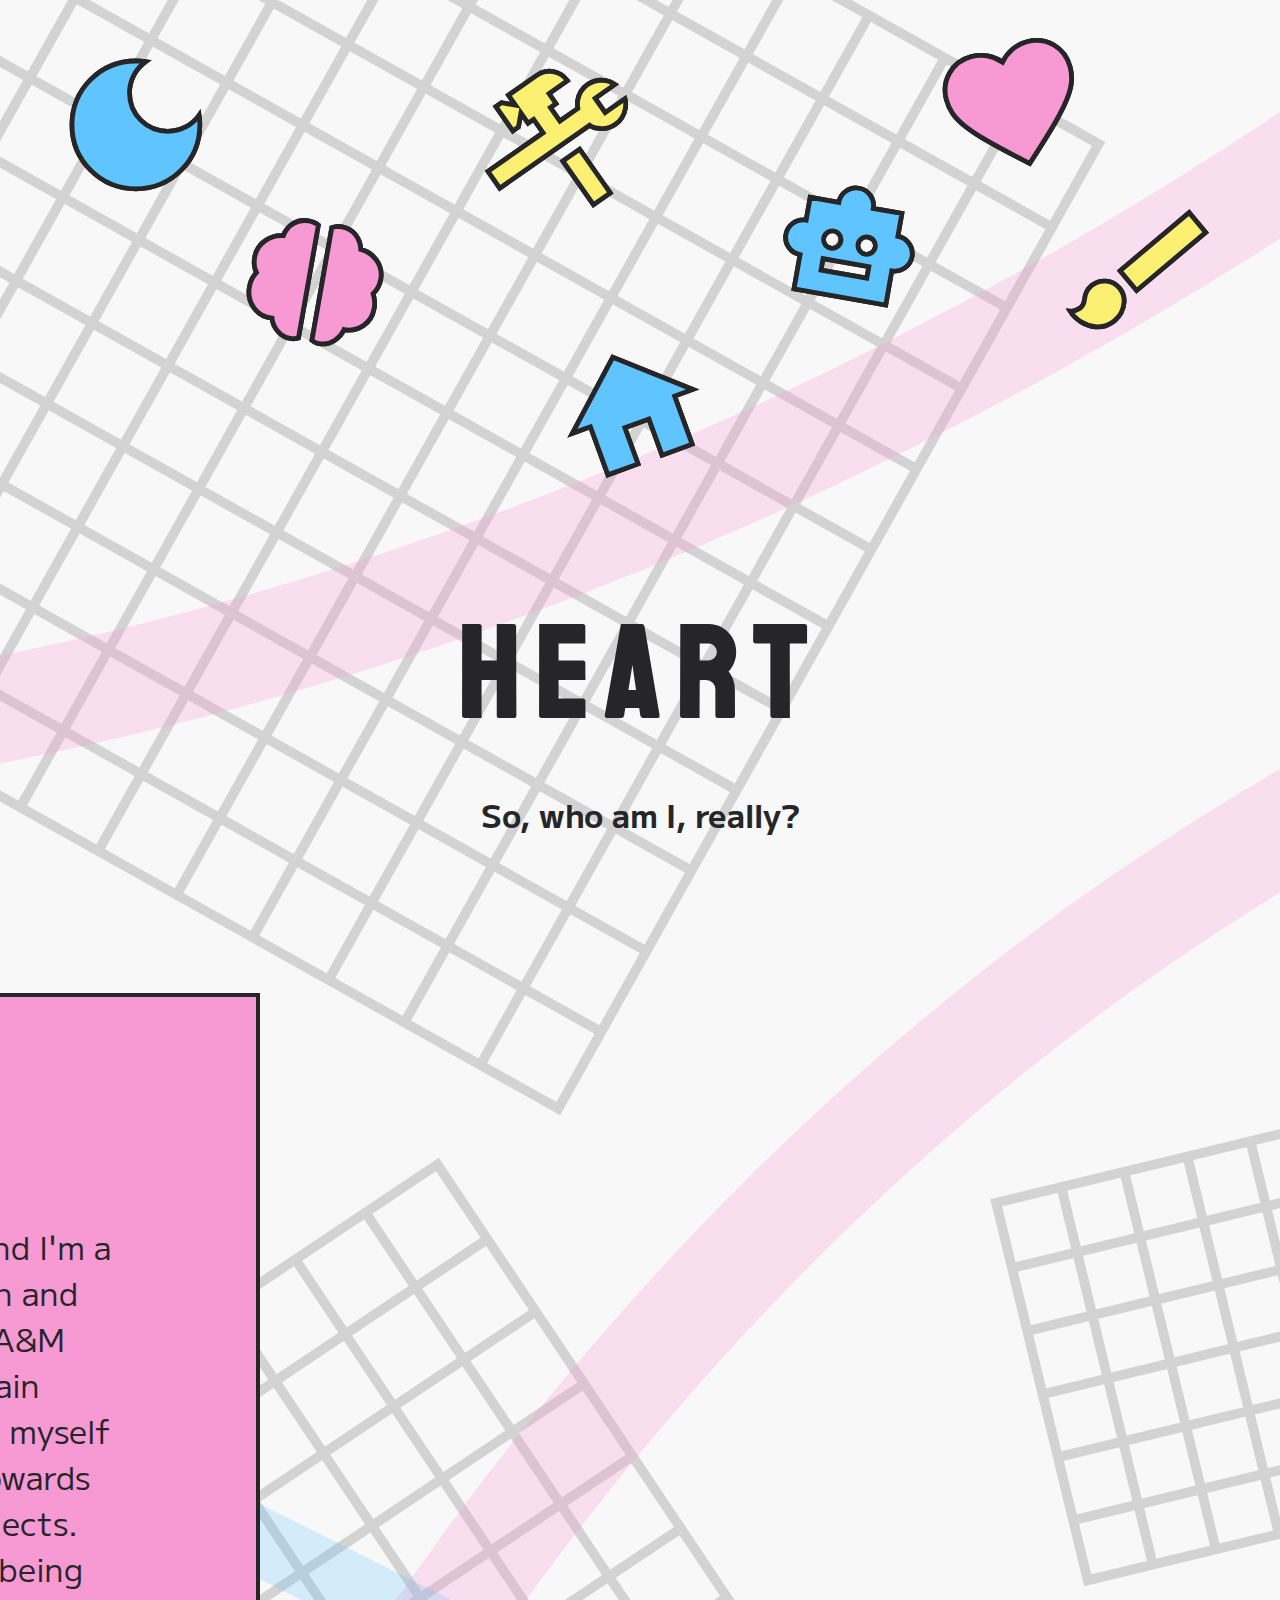
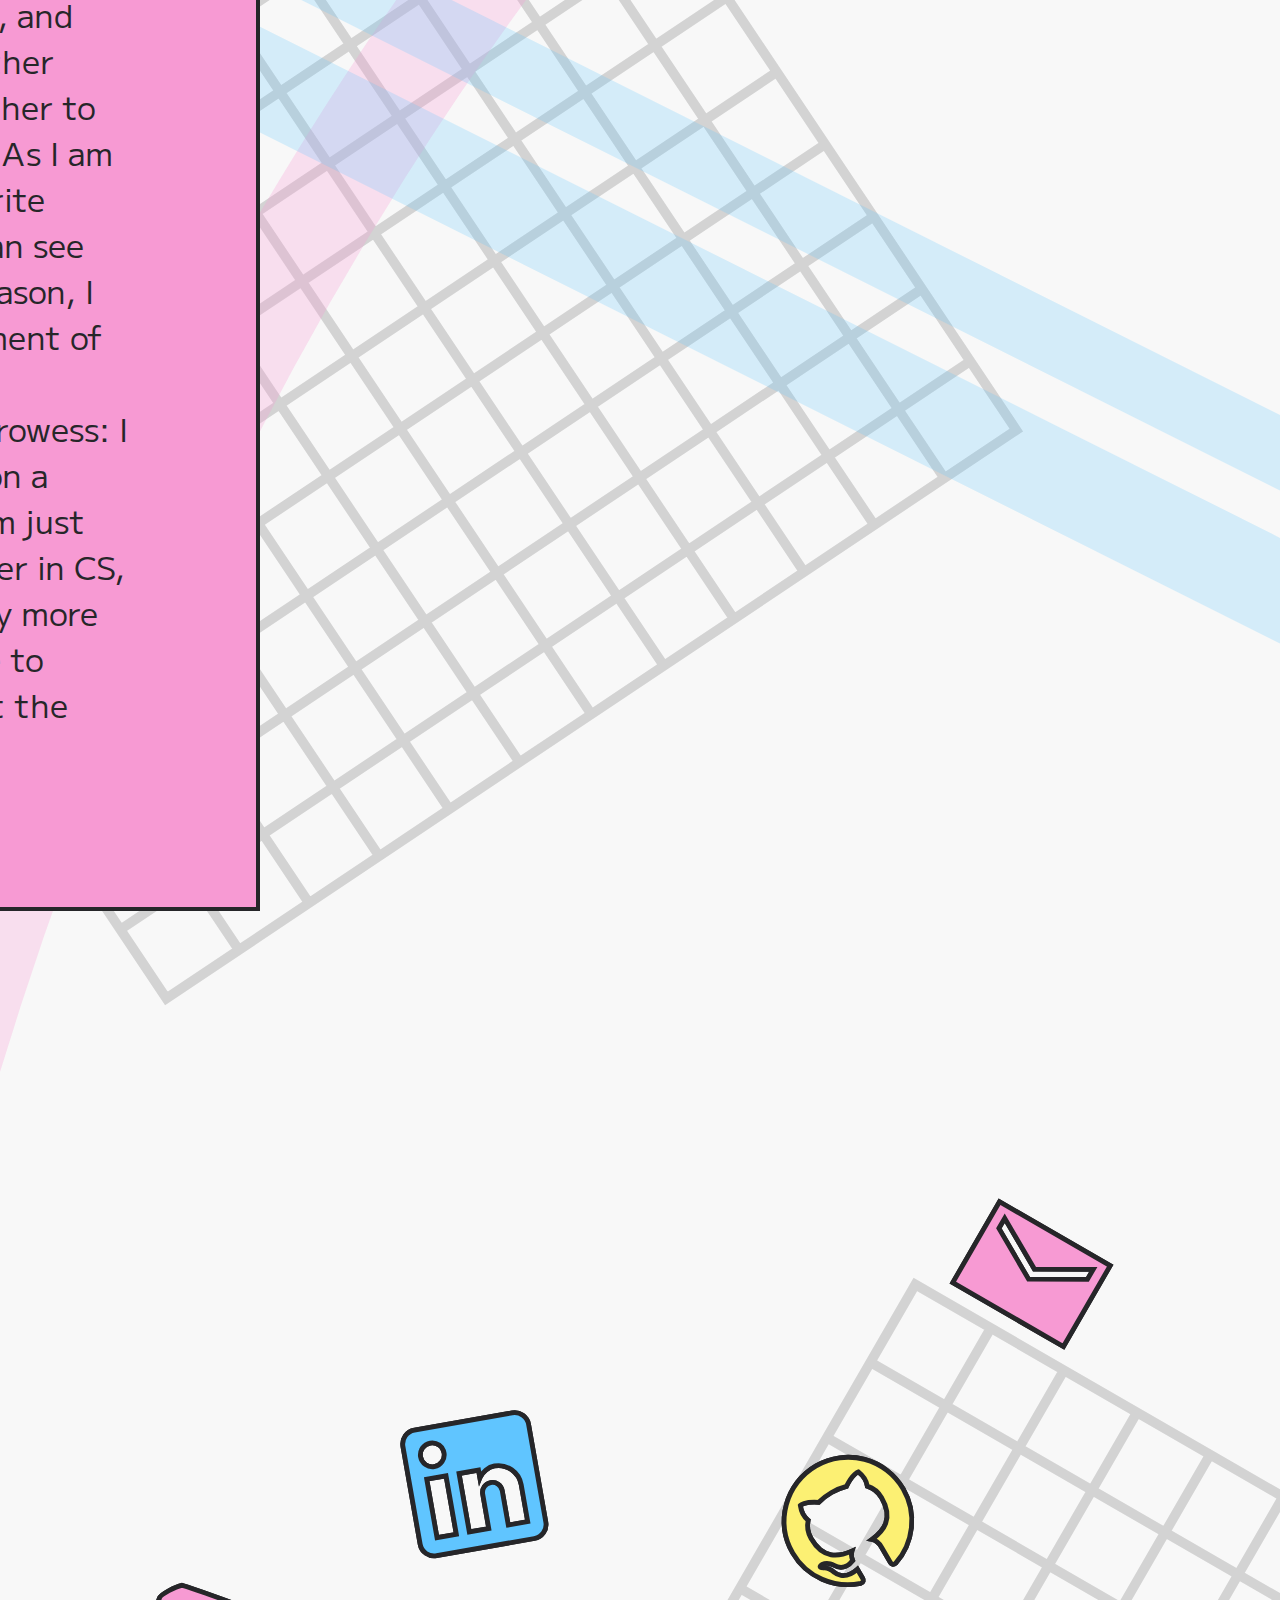
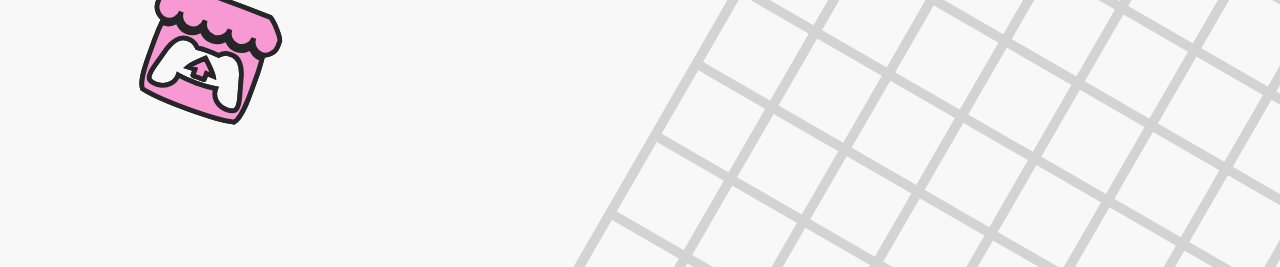
<file: heart.html>
<!DOCTYPE html>
<html lang="en">
  <head>
    <meta charset="UTF-8" />
    <meta name="viewport" content="width=device-width, initial-scale=1.0" />
    <link id="themesheet" rel="stylesheet" href="manychrome.css" />
    <link
      rel="stylesheet"
      href="https://fonts.googleapis.com/css2?family=Koulen:wght@400&display=swap"
    />
    <link
      rel="stylesheet"
      href="https://fonts.googleapis.com/css2?family=M PLUS 1:wght@400&display=swap"
    />
    <link
      id="favicon"
      rel="icon"
      type="image/x-icon"
      href="/resources/favicon-manychrome-light.svg"
    />
    <script type="text/javascript" src="theme.js"></script>
    <script type="text/javascript" src="marker.js"></script>
    <script type="text/javascript" src="mouse_move.js" defer></script>
    <script type="text/javascript" src="themeSwitcher.js" defer></script>
    <script type="text/javascript" src="lightSwitcher.js" defer></script>
    <script type="text/javascript" src="drawer.js" defer></script>
    <script type="text/javascript" src="mover.js" defer></script>
    <title>Hanna Harmon</title>
  </head>
  <body>
    <script type="text/javascript" src="darkmode.js"></script>

    <div class="container">
      <canvas class="canvas"></canvas>
      <div class="nav">
        <button data-title="light" class="icon-button light-button">
          <svg
            class="moon shadow"
            width="230"
            height="230"
            viewBox="0 0 230 230"
            fill="none"
            xmlns="http://www.w3.org/2000/svg"
          >
            <path
              vector-effect="non-scaling-stroke"
              d="M114.808 229.615C82.9165 229.615 55.8092 218.453 33.4855 196.129C11.1618 173.806 0 146.698 0 114.808C0 82.9165 11.1618 55.8092 33.4855 33.4855C55.8092 11.1618 82.9165 0 114.808 0C117.784 0 120.707 0.106303 123.578 0.31891C126.448 0.531516 129.265 0.850426 132.029 1.27564C123.312 7.44123 116.349 15.4671 111.14 25.3533C105.931 35.2395 103.327 45.923 103.327 57.4038C103.327 76.5383 110.024 92.8027 123.418 106.197C136.812 119.591 153.077 126.288 172.211 126.288C183.905 126.288 194.641 123.684 204.421 118.475C214.201 113.266 222.174 106.303 228.339 97.5864C228.765 100.35 229.084 103.167 229.296 106.037C229.509 108.908 229.615 111.831 229.615 114.808C229.615 146.698 218.453 173.806 196.129 196.129C173.806 218.453 146.698 229.615 114.808 229.615Z"
              fill="currentColor"
            />
          </svg>
          <svg
            class="moon icon"
            width="230"
            height="230"
            viewBox="0 0 230 230"
            fill="none"
            xmlns="http://www.w3.org/2000/svg"
          >
            <path
              vector-effect="non-scaling-stroke"
              d="M114.808 229.615C82.9165 229.615 55.8092 218.453 33.4855 196.129C11.1618 173.806 0 146.698 0 114.808C0 82.9165 11.1618 55.8092 33.4855 33.4855C55.8092 11.1618 82.9165 0 114.808 0C117.784 0 120.707 0.106303 123.578 0.31891C126.448 0.531516 129.265 0.850426 132.029 1.27564C123.312 7.44123 116.349 15.4671 111.14 25.3533C105.931 35.2395 103.327 45.923 103.327 57.4038C103.327 76.5383 110.024 92.8027 123.418 106.197C136.812 119.591 153.077 126.288 172.211 126.288C183.905 126.288 194.641 123.684 204.421 118.475C214.201 113.266 222.174 106.303 228.339 97.5864C228.765 100.35 229.084 103.167 229.296 106.037C229.509 108.908 229.615 111.831 229.615 114.808C229.615 146.698 218.453 173.806 196.129 196.129C173.806 218.453 146.698 229.615 114.808 229.615Z"
              fill="currentColor"
            />
          </svg>

          <svg
            class="sun shadow"
            width="304"
            height="304"
            viewBox="0 0 304 304"
            fill="none"
            xmlns="http://www.w3.org/2000/svg"
          >
            <path
              vector-effect="non-scaling-stroke"
              d="M152.236 303.948L107.242 259.625H44.7871V197.17L0.464355 152.176L44.7871 107.182V44.727H107.242L152.236 0.404297L197.23 44.727H259.685V107.182L304.008 152.176L259.685 197.17V259.625H197.23L152.236 303.948ZM152.236 219.332C170.816 219.332 186.653 212.784 199.749 199.689C212.844 186.593 219.392 170.756 219.392 152.176C219.392 133.596 212.844 117.759 199.749 104.663C186.653 91.568 170.816 85.0204 152.236 85.0204C133.656 85.0204 117.819 91.568 104.723 104.663C91.6281 117.759 85.0804 133.596 85.0804 152.176C85.0804 170.756 91.6281 186.593 104.723 199.689C117.819 212.784 133.656 219.332 152.236 219.332ZM152.236 266.341L185.814 232.763H232.823V185.754L266.401 152.176L232.823 118.598V71.5892H185.814L152.236 38.0114L118.658 71.5892H71.6493V118.598L38.0715 152.176L71.6493 185.754V232.763H118.658L152.236 266.341Z"
              fill="currentColor"
            />
          </svg>
          <svg
            class="sun icon"
            width="304"
            height="304"
            viewBox="0 0 304 304"
            fill="none"
            xmlns="http://www.w3.org/2000/svg"
          >
            <path
              vector-effect="non-scaling-stroke"
              d="M152.236 303.948L107.242 259.625H44.7871V197.17L0.464355 152.176L44.7871 107.182V44.727H107.242L152.236 0.404297L197.23 44.727H259.685V107.182L304.008 152.176L259.685 197.17V259.625H197.23L152.236 303.948ZM152.236 219.332C170.816 219.332 186.653 212.784 199.749 199.689C212.844 186.593 219.392 170.756 219.392 152.176C219.392 133.596 212.844 117.759 199.749 104.663C186.653 91.568 170.816 85.0204 152.236 85.0204C133.656 85.0204 117.819 91.568 104.723 104.663C91.6281 117.759 85.0804 133.596 85.0804 152.176C85.0804 170.756 91.6281 186.593 104.723 199.689C117.819 212.784 133.656 219.332 152.236 219.332ZM152.236 266.341L185.814 232.763H232.823V185.754L266.401 152.176L232.823 118.598V71.5892H185.814L152.236 38.0114L118.658 71.5892H71.6493V118.598L38.0715 152.176L71.6493 185.754V232.763H118.658L152.236 266.341Z"
              fill="currentColor"
            />
          </svg>
        </button>

        <a
          data-title="brain"
          class="icon-button brain-button"
          href="./brain.html"
        >
          <svg
            class="brain shadow"
            width="170"
            height="158"
            viewBox="0 0 170 158"
            fill="none"
            xmlns="http://www.w3.org/2000/svg"
          >
            <path
              vector-effect="non-scaling-stroke"
              d="M104.76 158C102.434 158 100.412 157.758 98.6962 157.274C96.9788 156.79 95.4453 156.134 94.0959 155.304V3.59336C95.9082 2.44188 97.9406 1.55512 100.193 0.933071C102.446 0.311024 104.874 0 107.478 0C114.835 0 121.239 2.41907 126.693 7.25722C132.145 12.0954 135.568 18.1085 136.962 25.2966C146.008 25.9504 153.776 29.5265 160.266 36.0248C166.755 42.5231 170 50.4017 170 59.6605C170 63.7204 169.408 67.4935 168.223 70.9797C167.038 74.4673 165.4 77.6246 163.309 80.4514C164.842 83.3543 166.027 86.43 166.863 89.6785C167.7 92.9269 168.118 96.0731 168.118 99.117C168.118 109.225 164.772 117.591 158.081 124.217C151.39 130.842 143.235 134.086 133.616 133.948C132.083 140.306 128.618 145.905 123.222 150.743C117.827 155.581 111.673 158 104.76 158ZM65.0307 158C58.2001 158 52.2058 155.754 47.048 151.261C41.8901 146.769 38.4748 141.55 36.802 135.606C26.6257 136.297 17.9479 133.187 10.7688 126.276C3.58959 119.364 0 110.542 0 99.8095C0 96.1201 0.487905 92.5931 1.46371 89.2285C2.43952 85.8653 3.90324 82.6632 5.85486 79.622C3.90324 76.8574 2.43952 73.8031 1.46371 70.4593C0.487905 67.1168 0 63.5373 0 59.7207C0 50.7148 3.20623 42.8984 9.6187 36.2716C16.0312 29.6461 23.6982 25.9186 32.6199 25.0892C33.8745 17.9011 37.2202 11.9226 42.6568 7.15354C48.0935 2.38451 54.568 0 62.0803 0C64.6899 0 67.1469 0.271626 69.4512 0.81488C71.7569 1.35813 73.9078 2.2062 75.9041 3.35906V155.304C74.3874 156.134 72.7752 156.79 71.0675 157.274C69.3599 157.758 67.3476 158 65.0307 158Z"
              fill="currentColor"
            />
          </svg>
          <svg
            class="brain icon small"
            width="170"
            height="158"
            viewBox="0 0 170 158"
            fill="none"
            xmlns="http://www.w3.org/2000/svg"
          >
            <path
              vector-effect="non-scaling-stroke"
              d="M104.76 158C102.434 158 100.412 157.758 98.6962 157.274C96.9788 156.79 95.4453 156.134 94.0959 155.304V3.59336C95.9082 2.44188 97.9406 1.55512 100.193 0.933071C102.446 0.311024 104.874 0 107.478 0C114.835 0 121.239 2.41907 126.693 7.25722C132.145 12.0954 135.568 18.1085 136.962 25.2966C146.008 25.9504 153.776 29.5265 160.266 36.0248C166.755 42.5231 170 50.4017 170 59.6605C170 63.7204 169.408 67.4935 168.223 70.9797C167.038 74.4673 165.4 77.6246 163.309 80.4514C164.842 83.3543 166.027 86.43 166.863 89.6785C167.7 92.9269 168.118 96.0731 168.118 99.117C168.118 109.225 164.772 117.591 158.081 124.217C151.39 130.842 143.235 134.086 133.616 133.948C132.083 140.306 128.618 145.905 123.222 150.743C117.827 155.581 111.673 158 104.76 158ZM65.0307 158C58.2001 158 52.2058 155.754 47.048 151.261C41.8901 146.769 38.4748 141.55 36.802 135.606C26.6257 136.297 17.9479 133.187 10.7688 126.276C3.58959 119.364 0 110.542 0 99.8095C0 96.1201 0.487905 92.5931 1.46371 89.2285C2.43952 85.8653 3.90324 82.6632 5.85486 79.622C3.90324 76.8574 2.43952 73.8031 1.46371 70.4593C0.487905 67.1168 0 63.5373 0 59.7207C0 50.7148 3.20623 42.8984 9.6187 36.2716C16.0312 29.6461 23.6982 25.9186 32.6199 25.0892C33.8745 17.9011 37.2202 11.9226 42.6568 7.15354C48.0935 2.38451 54.568 0 62.0803 0C64.6899 0 67.1469 0.271626 69.4512 0.81488C71.7569 1.35813 73.9078 2.2062 75.9041 3.35906V155.304C74.3874 156.134 72.7752 156.79 71.0675 157.274C69.3599 157.758 67.3476 158 65.0307 158Z"
              fill="currentColor"
            />
          </svg>
        </a>

        <a
          data-title="heart"
          class="icon-button heart-button"
          href="./heart.html"
        >
          <svg
            class="heart shadow"
            width="156"
            height="144"
            viewBox="0 0 156 144"
            fill="none"
            xmlns="http://www.w3.org/2000/svg"
          >
            <path
              vector-effect="non-scaling-stroke"
              d="M78 144L66.69 133.798C53.56 121.896 42.705 111.629 34.125 102.997C25.545 94.3651 18.72 86.6158 13.65 79.7493C8.58 72.8828 5.0375 66.5722 3.0225 60.8174C1.0075 55.0627 0 49.1771 0 43.1608C0 30.8665 4.095 20.5995 12.285 12.3597C20.475 4.11989 30.68 0 42.9 0C49.66 0 56.095 1.43869 62.205 4.31608C68.315 7.19346 73.58 11.248 78 16.4796C82.42 11.248 87.685 7.19346 93.795 4.31608C99.905 1.43869 106.34 0 113.1 0C125.32 0 135.525 4.11989 143.715 12.3597C151.905 20.5995 156 30.8665 156 43.1608C156 49.1771 154.993 55.0627 152.978 60.8174C150.963 66.5722 147.42 72.8828 142.35 79.7493C137.28 86.6158 130.455 94.3651 121.875 102.997C113.295 111.629 102.44 121.896 89.31 133.798L78 144Z"
              fill="currentColor"
            />
          </svg>
          <svg
            class="heart icon"
            width="156"
            height="144"
            viewBox="0 0 156 144"
            fill="none"
            xmlns="http://www.w3.org/2000/svg"
          >
            <path
              vector-effect="non-scaling-stroke"
              d="M78 144L66.69 133.798C53.56 121.896 42.705 111.629 34.125 102.997C25.545 94.3651 18.72 86.6158 13.65 79.7493C8.58 72.8828 5.0375 66.5722 3.0225 60.8174C1.0075 55.0627 0 49.1771 0 43.1608C0 30.8665 4.095 20.5995 12.285 12.3597C20.475 4.11989 30.68 0 42.9 0C49.66 0 56.095 1.43869 62.205 4.31608C68.315 7.19346 73.58 11.248 78 16.4796C82.42 11.248 87.685 7.19346 93.795 4.31608C99.905 1.43869 106.34 0 113.1 0C125.32 0 135.525 4.11989 143.715 12.3597C151.905 20.5995 156 30.8665 156 43.1608C156 49.1771 154.993 55.0627 152.978 60.8174C150.963 66.5722 147.42 72.8828 142.35 79.7493C137.28 86.6158 130.455 94.3651 121.875 102.997C113.295 111.629 102.44 121.896 89.31 133.798L78 144Z"
              fill="currentColor"
            />
          </svg>
        </a>

        <a
          data-title="projects"
          class="icon-button projects-button"
          href="./projects.html"
        >
          <svg
            class="projects shadow"
            width="335"
            height="326"
            viewBox="0 0 335 326"
            fill="none"
            xmlns="http://www.w3.org/2000/svg"
          >
            <path
              vector-effect="non-scaling-stroke"
              d="M295.883 325.201L197.105 226.423L234.993 188.535L333.771 287.314L295.883 325.201ZM46.9083 325.201L9.02083 287.314L133.508 162.826L102.838 132.155L90.2083 144.784L67.2052 121.781V158.767L54.576 171.396L0 116.82L12.6292 104.191H49.6146L27.0625 81.6385L91.1104 17.5906C97.1243 11.5767 103.589 7.21667 110.505 4.51042C117.421 1.80417 124.487 0.451042 131.704 0.451042C138.921 0.451042 145.987 1.80417 152.903 4.51042C159.819 7.21667 166.284 11.5767 172.298 17.5906L130.802 59.0865L153.354 81.6385L140.725 94.2677L171.396 124.939L211.99 84.3448C210.787 81.0372 209.81 77.5792 209.058 73.9708C208.306 70.3625 207.93 66.7542 207.93 63.1458C207.93 45.4049 214.019 30.4453 226.197 18.2672C238.376 6.08906 253.335 0 271.076 0C275.586 0 279.871 0.451042 283.931 1.35313C287.99 2.25521 292.125 3.60833 296.334 5.4125L251.681 50.0656L284.156 82.5406L328.809 37.8875C330.914 42.0972 332.343 46.2318 333.094 50.2912C333.846 54.3505 334.222 58.6354 334.222 63.1458C334.222 80.8868 328.133 95.8464 315.955 108.024C303.777 120.203 288.817 126.292 271.076 126.292C267.468 126.292 263.859 125.991 260.251 125.39C256.643 124.788 253.185 123.736 249.877 122.232L46.9083 325.201Z"
              fill="currentColor"
            />
          </svg>
          <svg
            class="projects icon"
            width="335"
            height="326"
            viewBox="0 0 335 326"
            fill="none"
            xmlns="http://www.w3.org/2000/svg"
          >
            <path
              vector-effect="non-scaling-stroke"
              d="M295.883 325.201L197.105 226.423L234.993 188.535L333.771 287.314L295.883 325.201ZM46.9083 325.201L9.02083 287.314L133.508 162.826L102.838 132.155L90.2083 144.784L67.2052 121.781V158.767L54.576 171.396L0 116.82L12.6292 104.191H49.6146L27.0625 81.6385L91.1104 17.5906C97.1243 11.5767 103.589 7.21667 110.505 4.51042C117.421 1.80417 124.487 0.451042 131.704 0.451042C138.921 0.451042 145.987 1.80417 152.903 4.51042C159.819 7.21667 166.284 11.5767 172.298 17.5906L130.802 59.0865L153.354 81.6385L140.725 94.2677L171.396 124.939L211.99 84.3448C210.787 81.0372 209.81 77.5792 209.058 73.9708C208.306 70.3625 207.93 66.7542 207.93 63.1458C207.93 45.4049 214.019 30.4453 226.197 18.2672C238.376 6.08906 253.335 0 271.076 0C275.586 0 279.871 0.451042 283.931 1.35313C287.99 2.25521 292.125 3.60833 296.334 5.4125L251.681 50.0656L284.156 82.5406L328.809 37.8875C330.914 42.0972 332.343 46.2318 333.094 50.2912C333.846 54.3505 334.222 58.6354 334.222 63.1458C334.222 80.8868 328.133 95.8464 315.955 108.024C303.777 120.203 288.817 126.292 271.076 126.292C267.468 126.292 263.859 125.991 260.251 125.39C256.643 124.788 253.185 123.736 249.877 122.232L46.9083 325.201Z"
              fill="currentColor"
            />
          </svg>
        </a>

        <a
          data-title="home"
          class="icon-button home-button"
          href="./index.html"
        >
          <svg
            class="home shadow"
            width="227"
            height="193"
            viewBox="0 0 227 193"
            fill="none"
            xmlns="http://www.w3.org/2000/svg"
          >
            <path
              vector-effect="non-scaling-stroke"
              d="M90.7994 192.949V124.849H136.199V192.949H192.949V102.149H226.999L113.499 0L0 102.149H34.0498V192.949H90.7994Z"
              fill="currentColor"
            />
          </svg>
          <svg
            class="home icon"
            width="227"
            height="193"
            viewBox="0 0 227 193"
            fill="none"
            xmlns="http://www.w3.org/2000/svg"
          >
            <path
              vector-effect="non-scaling-stroke"
              d="M90.7994 192.949V124.849H136.199V192.949H192.949V102.149H226.999L113.499 0L0 102.149H34.0498V192.949H90.7994Z"
              fill="currentColor"
            />
          </svg>
        </a>

        <a data-title="gen ai" class="icon-button ai-button" href="ai.html">
          <svg
            class="ai shadow"
            width="204"
            height="176"
            viewBox="0 0 204 176"
            fill="none"
            xmlns="http://www.w3.org/2000/svg"
          >
            <path
              vector-effect="non-scaling-stroke"
              d="M27.8182 120.421C20.0909 120.421 13.5227 117.719 8.11364 112.316C2.70455 106.912 0 100.351 0 92.6316C0 84.9123 2.70455 78.3509 8.11364 72.9474C13.5227 67.5439 20.0909 64.8421 27.8182 64.8421V27.7895H74.1818C74.1818 20.0702 76.8864 13.5088 82.2955 8.10526C87.7045 2.70175 94.2727 0 102 0C109.727 0 116.295 2.70175 121.705 8.10526C127.114 13.5088 129.818 20.0702 129.818 27.7895H176.182V64.8421C183.909 64.8421 190.477 67.5439 195.886 72.9474C201.295 78.3509 204 84.9123 204 92.6316C204 100.351 201.295 106.912 195.886 112.316C190.477 117.719 183.909 120.421 176.182 120.421V176H27.8182V120.421ZM74.1818 101.895C78.0455 101.895 81.3295 100.544 84.0341 97.8421C86.7386 95.1404 88.0909 91.8596 88.0909 88C88.0909 84.1404 86.7386 80.8596 84.0341 78.1579C81.3295 75.4561 78.0455 74.1053 74.1818 74.1053C70.3182 74.1053 67.0341 75.4561 64.3295 78.1579C61.625 80.8596 60.2727 84.1404 60.2727 88C60.2727 91.8596 61.625 95.1404 64.3295 97.8421C67.0341 100.544 70.3182 101.895 74.1818 101.895ZM129.818 101.895C133.682 101.895 136.966 100.544 139.67 97.8421C142.375 95.1404 143.727 91.8596 143.727 88C143.727 84.1404 142.375 80.8596 139.67 78.1579C136.966 75.4561 133.682 74.1053 129.818 74.1053C125.955 74.1053 122.67 75.4561 119.966 78.1579C117.261 80.8596 115.909 84.1404 115.909 88C115.909 91.8596 117.261 95.1404 119.966 97.8421C122.67 100.544 125.955 101.895 129.818 101.895ZM64.9091 138.947H139.091V120.421H64.9091V138.947Z"
              fill="currentColor"
            />
          </svg>
          <svg
            class="ai icon"
            width="204"
            height="176"
            viewBox="0 0 204 176"
            fill="none"
            xmlns="http://www.w3.org/2000/svg"
          >
            <path
              vector-effect="non-scaling-stroke"
              d="M27.8182 120.421C20.0909 120.421 13.5227 117.719 8.11364 112.316C2.70455 106.912 0 100.351 0 92.6316C0 84.9123 2.70455 78.3509 8.11364 72.9474C13.5227 67.5439 20.0909 64.8421 27.8182 64.8421V27.7895H74.1818C74.1818 20.0702 76.8864 13.5088 82.2955 8.10526C87.7045 2.70175 94.2727 0 102 0C109.727 0 116.295 2.70175 121.705 8.10526C127.114 13.5088 129.818 20.0702 129.818 27.7895H176.182V64.8421C183.909 64.8421 190.477 67.5439 195.886 72.9474C201.295 78.3509 204 84.9123 204 92.6316C204 100.351 201.295 106.912 195.886 112.316C190.477 117.719 183.909 120.421 176.182 120.421V176H27.8182V120.421ZM74.1818 101.895C78.0455 101.895 81.3295 100.544 84.0341 97.8421C86.7386 95.1404 88.0909 91.8596 88.0909 88C88.0909 84.1404 86.7386 80.8596 84.0341 78.1579C81.3295 75.4561 78.0455 74.1053 74.1818 74.1053C70.3182 74.1053 67.0341 75.4561 64.3295 78.1579C61.625 80.8596 60.2727 84.1404 60.2727 88C60.2727 91.8596 61.625 95.1404 64.3295 97.8421C67.0341 100.544 70.3182 101.895 74.1818 101.895ZM129.818 101.895C133.682 101.895 136.966 100.544 139.67 97.8421C142.375 95.1404 143.727 91.8596 143.727 88C143.727 84.1404 142.375 80.8596 139.67 78.1579C136.966 75.4561 133.682 74.1053 129.818 74.1053C125.955 74.1053 122.67 75.4561 119.966 78.1579C117.261 80.8596 115.909 84.1404 115.909 88C115.909 91.8596 117.261 95.1404 119.966 97.8421C122.67 100.544 125.955 101.895 129.818 101.895ZM64.9091 138.947H139.091V120.421H64.9091V138.947Z"
              fill="currentColor"
            />
          </svg>
        </a>

        <button data-title="theme" class="icon-button theme-button">
          <svg
            class="theme shadow"
            width="187"
            height="178"
            viewBox="0 0 187 178"
            fill="none"
            xmlns="http://www.w3.org/2000/svg"
          >
            <path
              vector-effect="non-scaling-stroke"
              d="M38.5567 178C31.3273 178 24.1783 176.226 17.1095 172.679C10.0408 169.132 4.33763 164.457 0 158.652C4.17698 158.652 8.43428 157 12.7719 153.694C17.1095 150.389 19.2784 145.592 19.2784 139.304C19.2784 131.243 22.0898 124.39 27.7126 118.747C33.3355 113.104 40.1632 110.283 48.1959 110.283C56.2285 110.283 63.0563 113.104 68.6791 118.747C74.302 124.39 77.1134 131.243 77.1134 139.304C77.1134 149.946 73.3381 159.055 65.7874 166.633C58.2367 174.211 49.1598 178 38.5567 178ZM93.982 119.957L67.4742 93.3533L160.492 0L187 26.6033L93.982 119.957Z"
              fill="currentColor"
            />
          </svg>
          <svg
            class="theme icon"
            width="187"
            height="178"
            viewBox="0 0 187 178"
            fill="none"
            xmlns="http://www.w3.org/2000/svg"
          >
            <path
              vector-effect="non-scaling-stroke"
              d="M38.5567 178C31.3273 178 24.1783 176.226 17.1095 172.679C10.0408 169.132 4.33763 164.457 0 158.652C4.17698 158.652 8.43428 157 12.7719 153.694C17.1095 150.389 19.2784 145.592 19.2784 139.304C19.2784 131.243 22.0898 124.39 27.7126 118.747C33.3355 113.104 40.1632 110.283 48.1959 110.283C56.2285 110.283 63.0563 113.104 68.6791 118.747C74.302 124.39 77.1134 131.243 77.1134 139.304C77.1134 149.946 73.3381 159.055 65.7874 166.633C58.2367 174.211 49.1598 178 38.5567 178ZM93.982 119.957L67.4742 93.3533L160.492 0L187 26.6033L93.982 119.957Z"
              fill="currentColor"
            />
          </svg>
        </button>
      </div>

      <div class="content">
        <div class="title-box">
          <h1 class="page-title">Heart</h1>
          <h3 class="page-tagline">So, who am I, really?</h3>
        </div>
        <div class="cards">
          <div class="hidden card">
            <h2 class="card-title">About me</h2>
            <p class="card-body">
              Hi again! My name's Hanna, and I'm a senior CS major/ Game Design and Development minor at Texas A&M
              Univeristy. As I continue to gain experience in this field, I find
              myself gravitating more and more towards artistic and
              collaborative projects. Team projects always end up being the most
              educational, unique, and fun! I love getting to know other people
              through coming together to bring a creative vision to life. As I
              am a very visual person, my favorite coding tasks are the ones I
              can see and interact with. For this reason, I frequently focus on development of user interfaces. But don't underestimate my backend prowess: 
              I spent an incredible summer on a tools team at Halo Studios! I'm just getting started with my career in CS, so I
              am sure there is still many more lessons and disciplines
              for me to learn. I can't wait to see what the future holds!
            </p>
          </div>
        </div>
      </div>
      <div class="mount">
        <svg
          width="500"
          height="500"
          viewBox="0 0 131 95"
          fill="none"
          xmlns="http://www.w3.org/2000/svg"
        >
          <path d="M37 0.417969H95V85.9912H37V0.417969Z" fill="currentColor" />
          <path d="M0 69.103H131V95.0002H0V69.103Z" fill="currentColor" />
        </svg>
      </div>

      <div class="foot">
        <a
          data-title="itch.io"
          class="icon-button itch-button"
          href="https://hannaharmon.itch.io/"
          target="”_blank”"
        >
          <svg
            class="itch shadow"
            width="273"
            height="246"
            viewBox="0 0 273 246"
            fill="none"
            xmlns="http://www.w3.org/2000/svg"
          >
            <path
              vector-effect="non-scaling-stroke"
              d="M35.5253 1.50994C23.6078 8.56959 0.226998 35.4462 0 42.5059V54.1963C0 68.9853 13.8469 82.0036 26.3886 82.0036C41.484 82.0036 54.037 69.496 54.037 54.6503C54.037 69.496 66.1814 82.0036 81.2768 82.0036C96.3495 82.0036 108.085 69.496 108.085 54.6503C108.085 69.496 120.99 82.0036 136.074 82.0036H136.347C151.442 82.0036 164.336 69.496 164.336 54.6503C164.336 69.496 176.071 82.0036 191.155 82.0036C206.251 82.0036 218.395 69.496 218.395 54.6503C218.395 69.496 230.948 82.0036 246.032 82.0036C258.551 82.0036 272.398 68.9739 272.398 54.1963V42.5059C272.171 35.4689 248.768 8.56959 236.873 1.50994C199.952 0.216044 174.358 -0.0109551 136.199 0.000394813C98.0407 0.000394813 46.0239 0.601941 35.5253 1.50994ZM107.892 75.0234C106.449 77.5374 104.661 79.8372 102.581 81.8561C96.9057 87.4175 89.0742 90.8793 80.4823 90.8793C72.2085 90.8829 64.2628 87.6435 58.35 81.8561C56.2843 79.8358 54.718 77.6566 53.2879 75.1596C51.8465 77.6793 49.8489 79.8358 47.7718 81.8561C41.8576 87.6415 33.9128 90.8805 25.6395 90.8793C24.5953 90.8793 23.517 90.5955 22.6431 90.2891C21.4287 102.922 20.9179 114.987 20.7363 123.771V123.828L20.6682 137.073C20.8952 163.564 18.0577 222.924 32.3586 237.52C54.5137 242.673 95.294 245.034 136.21 245.045C177.127 245.045 217.907 242.662 240.062 237.509C254.363 222.936 251.526 163.576 251.753 137.085L251.685 123.839V123.794C251.503 114.998 251.004 102.933 249.778 90.3118C248.904 90.6069 247.826 90.902 246.793 90.902C238.519 90.9032 230.575 87.6642 224.66 81.8788C222.572 79.8585 220.574 77.702 219.144 75.1823C217.703 77.6793 216.137 79.8585 214.071 81.8788C208.156 87.6621 200.211 90.8973 191.939 90.8906C183.313 90.8906 175.527 87.4516 169.829 81.8901C167.749 79.8713 165.961 77.5715 164.517 75.0575C163.091 77.5681 161.323 79.8677 159.262 81.8901C153.347 87.6724 145.402 90.9074 137.13 90.902H135.314C127.043 90.9105 119.099 87.6796 113.181 81.9015C111.117 79.8798 109.344 77.5801 107.915 75.0688L107.892 75.0234ZM85.1471 104.442C94.1703 104.465 102.172 104.442 112.081 115.259C119.878 114.442 128.039 114.033 136.199 114.044C144.371 114.044 152.52 114.442 160.318 115.259C170.226 104.442 178.228 104.476 187.24 104.442C191.507 104.442 208.532 104.442 220.381 137.743L233.127 183.461C242.571 217.454 230.108 218.282 214.559 218.305C191.519 217.454 178.739 200.713 178.739 183.971C165.981 186.06 151.09 187.104 136.199 187.115C121.308 187.115 106.417 186.06 93.6596 183.971C93.6596 200.713 80.8909 217.454 57.8392 218.316C42.2898 218.271 29.8276 217.442 39.2707 183.449L52.0054 137.743C63.866 104.442 80.8909 104.442 85.1471 104.442ZM136.199 130.627C136.176 130.649 111.91 152.918 107.563 160.84L123.453 160.205V174.052C123.453 174.687 129.809 174.426 136.199 174.131C142.578 174.426 148.956 174.698 148.956 174.04V160.193L164.846 160.818C160.465 152.907 136.199 130.627 136.199 130.627Z"
              fill="currentColor"
            />
          </svg>
          <svg
            class="itch icon"
            width="273"
            height="246"
            viewBox="0 0 273 246"
            fill="none"
            xmlns="http://www.w3.org/2000/svg"
          >
            <path
              vector-effect="non-scaling-stroke"
              d="M35.5253 1.50994C23.6078 8.56959 0.226998 35.4462 0 42.5059V54.1963C0 68.9853 13.8469 82.0036 26.3886 82.0036C41.484 82.0036 54.037 69.496 54.037 54.6503C54.037 69.496 66.1814 82.0036 81.2768 82.0036C96.3495 82.0036 108.085 69.496 108.085 54.6503C108.085 69.496 120.99 82.0036 136.074 82.0036H136.347C151.442 82.0036 164.336 69.496 164.336 54.6503C164.336 69.496 176.071 82.0036 191.155 82.0036C206.251 82.0036 218.395 69.496 218.395 54.6503C218.395 69.496 230.948 82.0036 246.032 82.0036C258.551 82.0036 272.398 68.9739 272.398 54.1963V42.5059C272.171 35.4689 248.768 8.56959 236.873 1.50994C199.952 0.216044 174.358 -0.0109551 136.199 0.000394813C98.0407 0.000394813 46.0239 0.601941 35.5253 1.50994ZM107.892 75.0234C106.449 77.5374 104.661 79.8372 102.581 81.8561C96.9057 87.4175 89.0742 90.8793 80.4823 90.8793C72.2085 90.8829 64.2628 87.6435 58.35 81.8561C56.2843 79.8358 54.718 77.6566 53.2879 75.1596C51.8465 77.6793 49.8489 79.8358 47.7718 81.8561C41.8576 87.6415 33.9128 90.8805 25.6395 90.8793C24.5953 90.8793 23.517 90.5955 22.6431 90.2891C21.4287 102.922 20.9179 114.987 20.7363 123.771V123.828L20.6682 137.073C20.8952 163.564 18.0577 222.924 32.3586 237.52C54.5137 242.673 95.294 245.034 136.21 245.045C177.127 245.045 217.907 242.662 240.062 237.509C254.363 222.936 251.526 163.576 251.753 137.085L251.685 123.839V123.794C251.503 114.998 251.004 102.933 249.778 90.3118C248.904 90.6069 247.826 90.902 246.793 90.902C238.519 90.9032 230.575 87.6642 224.66 81.8788C222.572 79.8585 220.574 77.702 219.144 75.1823C217.703 77.6793 216.137 79.8585 214.071 81.8788C208.156 87.6621 200.211 90.8973 191.939 90.8906C183.313 90.8906 175.527 87.4516 169.829 81.8901C167.749 79.8713 165.961 77.5715 164.517 75.0575C163.091 77.5681 161.323 79.8677 159.262 81.8901C153.347 87.6724 145.402 90.9074 137.13 90.902H135.314C127.043 90.9105 119.099 87.6796 113.181 81.9015C111.117 79.8798 109.344 77.5801 107.915 75.0688L107.892 75.0234ZM85.1471 104.442C94.1703 104.465 102.172 104.442 112.081 115.259C119.878 114.442 128.039 114.033 136.199 114.044C144.371 114.044 152.52 114.442 160.318 115.259C170.226 104.442 178.228 104.476 187.24 104.442C191.507 104.442 208.532 104.442 220.381 137.743L233.127 183.461C242.571 217.454 230.108 218.282 214.559 218.305C191.519 217.454 178.739 200.713 178.739 183.971C165.981 186.06 151.09 187.104 136.199 187.115C121.308 187.115 106.417 186.06 93.6596 183.971C93.6596 200.713 80.8909 217.454 57.8392 218.316C42.2898 218.271 29.8276 217.442 39.2707 183.449L52.0054 137.743C63.866 104.442 80.8909 104.442 85.1471 104.442ZM136.199 130.627C136.176 130.649 111.91 152.918 107.563 160.84L123.453 160.205V174.052C123.453 174.687 129.809 174.426 136.199 174.131C142.578 174.426 148.956 174.698 148.956 174.04V160.193L164.846 160.818C160.465 152.907 136.199 130.627 136.199 130.627Z"
              fill="currentColor"
            />
          </svg>
        </a>

        <a
          data-title="LinkedIn"
          class="icon-button linkedin-button"
          href="https://www.linkedin.com/in/hanna-harmon/"
          target="”_blank”"
        >
          <svg
            class="linkedin shadow"
            width="205"
            height="205"
            viewBox="0 0 205 205"
            fill="none"
            xmlns="http://www.w3.org/2000/svg"
          >
            <path
              vector-effect="non-scaling-stroke"
              d="M181.599 0C187.619 0 193.393 2.39158 197.65 6.64863C201.907 10.9057 204.299 16.6795 204.299 22.6999V181.599C204.299 187.619 201.907 193.393 197.65 197.65C193.393 201.907 187.619 204.299 181.599 204.299H22.6999C16.6795 204.299 10.9057 201.907 6.64863 197.65C2.39158 193.393 0 187.619 0 181.599V22.6999C0 16.6795 2.39158 10.9057 6.64863 6.64863C10.9057 2.39158 16.6795 0 22.6999 0H181.599ZM175.924 175.924V115.769C175.924 105.956 172.026 96.5447 165.087 89.6057C158.148 82.6668 148.736 78.7685 138.923 78.7685C129.276 78.7685 118.039 84.6704 112.591 93.5234V80.925H80.925V175.924H112.591V119.969C112.591 111.229 119.628 104.079 128.368 104.079C132.582 104.079 136.624 105.753 139.604 108.733C142.583 111.713 144.258 115.754 144.258 119.969V175.924H175.924ZM44.0377 63.1056C49.0948 63.1056 53.9448 61.0967 57.5207 57.5207C61.0967 53.9448 63.1056 49.0948 63.1056 44.0377C63.1056 33.4823 54.5931 24.8563 44.0377 24.8563C38.9505 24.8563 34.0716 26.8772 30.4744 30.4744C26.8772 34.0716 24.8563 38.9505 24.8563 44.0377C24.8563 54.5931 33.4823 63.1056 44.0377 63.1056ZM59.8141 175.924V80.925H28.3748V175.924H59.8141Z"
              fill="currentColor"
            />
          </svg>
          <svg
            class="linkedin icon"
            width="205"
            height="205"
            viewBox="0 0 205 205"
            fill="none"
            xmlns="http://www.w3.org/2000/svg"
          >
            <path
              vector-effect="non-scaling-stroke"
              d="M181.599 0C187.619 0 193.393 2.39158 197.65 6.64863C201.907 10.9057 204.299 16.6795 204.299 22.6999V181.599C204.299 187.619 201.907 193.393 197.65 197.65C193.393 201.907 187.619 204.299 181.599 204.299H22.6999C16.6795 204.299 10.9057 201.907 6.64863 197.65C2.39158 193.393 0 187.619 0 181.599V22.6999C0 16.6795 2.39158 10.9057 6.64863 6.64863C10.9057 2.39158 16.6795 0 22.6999 0H181.599ZM175.924 175.924V115.769C175.924 105.956 172.026 96.5447 165.087 89.6057C158.148 82.6668 148.736 78.7685 138.923 78.7685C129.276 78.7685 118.039 84.6704 112.591 93.5234V80.925H80.925V175.924H112.591V119.969C112.591 111.229 119.628 104.079 128.368 104.079C132.582 104.079 136.624 105.753 139.604 108.733C142.583 111.713 144.258 115.754 144.258 119.969V175.924H175.924ZM44.0377 63.1056C49.0948 63.1056 53.9448 61.0967 57.5207 57.5207C61.0967 53.9448 63.1056 49.0948 63.1056 44.0377C63.1056 33.4823 54.5931 24.8563 44.0377 24.8563C38.9505 24.8563 34.0716 26.8772 30.4744 30.4744C26.8772 34.0716 24.8563 38.9505 24.8563 44.0377C24.8563 54.5931 33.4823 63.1056 44.0377 63.1056ZM59.8141 175.924V80.925H28.3748V175.924H59.8141Z"
              fill="currentColor"
            />
          </svg>
        </a>

        <a
          data-title="github"
          class="icon-button github-button"
          href="https://github.com/hannaharmon"
          target="”_blank”"
        >
          <svg
            class="github shadow"
            width="228"
            height="222"
            viewBox="0 0 228 222"
            fill="none"
            xmlns="http://www.w3.org/2000/svg"
          >
            <path
              vector-effect="non-scaling-stroke"
              d="M113.724 0C98.7893 0 84.0011 2.93193 70.2035 8.62839C56.4059 14.3248 43.8691 22.6743 33.3089 33.1999C11.9816 54.4575 0 83.289 0 113.352C0 163.453 32.6387 205.96 77.787 221.036C83.4732 221.943 85.2928 218.429 85.2928 215.368C85.2928 212.761 85.2928 205.62 85.2928 196.212C53.7913 203.013 47.0816 181.023 47.0816 181.023C41.8503 167.874 34.4583 164.36 34.4583 164.36C24.1094 157.332 35.2543 157.559 35.2543 157.559C46.6267 158.352 52.6541 169.234 52.6541 169.234C62.548 186.464 79.2654 181.363 85.7477 178.642C86.7712 171.274 89.728 166.287 92.9122 163.453C67.6656 160.619 41.168 150.871 41.168 107.684C41.168 95.1021 45.4895 85.0138 52.8815 76.9658C51.7443 74.132 47.7639 62.3434 54.0187 47.041C54.0187 47.041 63.5715 43.9805 85.2928 58.6028C94.2769 56.1091 104.057 54.8622 113.724 54.8622C123.39 54.8622 133.17 56.1091 142.155 58.6028C163.876 43.9805 173.429 47.041 173.429 47.041C179.683 62.3434 175.703 74.132 174.566 76.9658C181.958 85.0138 186.279 95.1021 186.279 107.684C186.279 150.984 159.668 160.506 134.308 163.34C138.402 166.854 142.155 173.768 142.155 184.31C142.155 199.499 142.155 211.741 142.155 215.368C142.155 218.429 143.974 222.056 149.774 221.036C194.922 205.847 227.447 163.453 227.447 113.352C227.447 98.4661 224.506 83.7263 218.791 69.9739C213.076 56.2214 204.699 43.7256 194.138 33.1999C183.578 22.6743 171.041 14.3248 157.244 8.62839C143.446 2.93193 128.658 0 113.724 0Z"
              fill="currentColor"
            />
          </svg>
          <svg
            class="github icon"
            width="228"
            height="222"
            viewBox="0 0 228 222"
            fill="none"
            xmlns="http://www.w3.org/2000/svg"
          >
            <path
              vector-effect="non-scaling-stroke"
              d="M113.724 0C98.7893 0 84.0011 2.93193 70.2035 8.62839C56.4059 14.3248 43.8691 22.6743 33.3089 33.1999C11.9816 54.4575 0 83.289 0 113.352C0 163.453 32.6387 205.96 77.787 221.036C83.4732 221.943 85.2928 218.429 85.2928 215.368C85.2928 212.761 85.2928 205.62 85.2928 196.212C53.7913 203.013 47.0816 181.023 47.0816 181.023C41.8503 167.874 34.4583 164.36 34.4583 164.36C24.1094 157.332 35.2543 157.559 35.2543 157.559C46.6267 158.352 52.6541 169.234 52.6541 169.234C62.548 186.464 79.2654 181.363 85.7477 178.642C86.7712 171.274 89.728 166.287 92.9122 163.453C67.6656 160.619 41.168 150.871 41.168 107.684C41.168 95.1021 45.4895 85.0138 52.8815 76.9658C51.7443 74.132 47.7639 62.3434 54.0187 47.041C54.0187 47.041 63.5715 43.9805 85.2928 58.6028C94.2769 56.1091 104.057 54.8622 113.724 54.8622C123.39 54.8622 133.17 56.1091 142.155 58.6028C163.876 43.9805 173.429 47.041 173.429 47.041C179.683 62.3434 175.703 74.132 174.566 76.9658C181.958 85.0138 186.279 95.1021 186.279 107.684C186.279 150.984 159.668 160.506 134.308 163.34C138.402 166.854 142.155 173.768 142.155 184.31C142.155 199.499 142.155 211.741 142.155 215.368C142.155 218.429 143.974 222.056 149.774 221.036C194.922 205.847 227.447 163.453 227.447 113.352C227.447 98.4661 224.506 83.7263 218.791 69.9739C213.076 56.2214 204.699 43.7256 194.138 33.1999C183.578 22.6743 171.041 14.3248 157.244 8.62839C143.446 2.93193 128.658 0 113.724 0Z"
              fill="currentColor"
            />
          </svg>
        </a>

        <a
          data-title="contact"
          class="icon-button mail-button"
          href="mailto:hanna.marie.harmon@gmail.com"
          target="”_blank”"
        >
          <svg
            class="mail shadow"
            width="207"
            height="152"
            viewBox="0 0 207 152"
            fill="none"
            xmlns="http://www.w3.org/2000/svg"
          >
            <path
              vector-effect="non-scaling-stroke"
              d="M0 151.087V0H206.667V151.087H0ZM103.333 84.9864L186 37.7718V18.8859L103.333 66.1006L20.6667 18.8859V37.7718L103.333 84.9864Z"
              fill="currentColor"
            />
          </svg>
          <svg
            class="mail icon"
            width="207"
            height="152"
            viewBox="0 0 207 152"
            fill="none"
            xmlns="http://www.w3.org/2000/svg"
          >
            <path
              vector-effect="non-scaling-stroke"
              d="M0 151.087V0H206.667V151.087H0ZM103.333 84.9864L186 37.7718V18.8859L103.333 66.1006L20.6667 18.8859V37.7718L103.333 84.9864Z"
              fill="currentColor"
            />
          </svg>
        </a>
      </div>

      <div class="desk">
        <div class="keyboard">
          <div class="keyboard-row-1">
            <button data-title="light" class="icon-button light-button">
              <svg
                class="moon shadow"
                width="230"
                height="230"
                viewBox="0 0 230 230"
                fill="none"
                xmlns="http://www.w3.org/2000/svg"
              >
                <path
                  vector-effect="non-scaling-stroke"
                  d="M114.808 229.615C82.9165 229.615 55.8092 218.453 33.4855 196.129C11.1618 173.806 0 146.698 0 114.808C0 82.9165 11.1618 55.8092 33.4855 33.4855C55.8092 11.1618 82.9165 0 114.808 0C117.784 0 120.707 0.106303 123.578 0.31891C126.448 0.531516 129.265 0.850426 132.029 1.27564C123.312 7.44123 116.349 15.4671 111.14 25.3533C105.931 35.2395 103.327 45.923 103.327 57.4038C103.327 76.5383 110.024 92.8027 123.418 106.197C136.812 119.591 153.077 126.288 172.211 126.288C183.905 126.288 194.641 123.684 204.421 118.475C214.201 113.266 222.174 106.303 228.339 97.5864C228.765 100.35 229.084 103.167 229.296 106.037C229.509 108.908 229.615 111.831 229.615 114.808C229.615 146.698 218.453 173.806 196.129 196.129C173.806 218.453 146.698 229.615 114.808 229.615Z"
                  fill="currentColor"
                />
              </svg>
              <svg
                class="moon icon"
                width="230"
                height="230"
                viewBox="0 0 230 230"
                fill="none"
                xmlns="http://www.w3.org/2000/svg"
              >
                <path
                  vector-effect="non-scaling-stroke"
                  d="M114.808 229.615C82.9165 229.615 55.8092 218.453 33.4855 196.129C11.1618 173.806 0 146.698 0 114.808C0 82.9165 11.1618 55.8092 33.4855 33.4855C55.8092 11.1618 82.9165 0 114.808 0C117.784 0 120.707 0.106303 123.578 0.31891C126.448 0.531516 129.265 0.850426 132.029 1.27564C123.312 7.44123 116.349 15.4671 111.14 25.3533C105.931 35.2395 103.327 45.923 103.327 57.4038C103.327 76.5383 110.024 92.8027 123.418 106.197C136.812 119.591 153.077 126.288 172.211 126.288C183.905 126.288 194.641 123.684 204.421 118.475C214.201 113.266 222.174 106.303 228.339 97.5864C228.765 100.35 229.084 103.167 229.296 106.037C229.509 108.908 229.615 111.831 229.615 114.808C229.615 146.698 218.453 173.806 196.129 196.129C173.806 218.453 146.698 229.615 114.808 229.615Z"
                  fill="currentColor"
                />
              </svg>

              <svg
                class="sun shadow"
                width="304"
                height="304"
                viewBox="0 0 304 304"
                fill="none"
                xmlns="http://www.w3.org/2000/svg"
              >
                <path
                  vector-effect="non-scaling-stroke"
                  d="M152.236 303.948L107.242 259.625H44.7871V197.17L0.464355 152.176L44.7871 107.182V44.727H107.242L152.236 0.404297L197.23 44.727H259.685V107.182L304.008 152.176L259.685 197.17V259.625H197.23L152.236 303.948ZM152.236 219.332C170.816 219.332 186.653 212.784 199.749 199.689C212.844 186.593 219.392 170.756 219.392 152.176C219.392 133.596 212.844 117.759 199.749 104.663C186.653 91.568 170.816 85.0204 152.236 85.0204C133.656 85.0204 117.819 91.568 104.723 104.663C91.6281 117.759 85.0804 133.596 85.0804 152.176C85.0804 170.756 91.6281 186.593 104.723 199.689C117.819 212.784 133.656 219.332 152.236 219.332ZM152.236 266.341L185.814 232.763H232.823V185.754L266.401 152.176L232.823 118.598V71.5892H185.814L152.236 38.0114L118.658 71.5892H71.6493V118.598L38.0715 152.176L71.6493 185.754V232.763H118.658L152.236 266.341Z"
                  fill="currentColor"
                />
              </svg>
              <svg
                class="sun icon"
                width="304"
                height="304"
                viewBox="0 0 304 304"
                fill="none"
                xmlns="http://www.w3.org/2000/svg"
              >
                <path
                  vector-effect="non-scaling-stroke"
                  d="M152.236 303.948L107.242 259.625H44.7871V197.17L0.464355 152.176L44.7871 107.182V44.727H107.242L152.236 0.404297L197.23 44.727H259.685V107.182L304.008 152.176L259.685 197.17V259.625H197.23L152.236 303.948ZM152.236 219.332C170.816 219.332 186.653 212.784 199.749 199.689C212.844 186.593 219.392 170.756 219.392 152.176C219.392 133.596 212.844 117.759 199.749 104.663C186.653 91.568 170.816 85.0204 152.236 85.0204C133.656 85.0204 117.819 91.568 104.723 104.663C91.6281 117.759 85.0804 133.596 85.0804 152.176C85.0804 170.756 91.6281 186.593 104.723 199.689C117.819 212.784 133.656 219.332 152.236 219.332ZM152.236 266.341L185.814 232.763H232.823V185.754L266.401 152.176L232.823 118.598V71.5892H185.814L152.236 38.0114L118.658 71.5892H71.6493V118.598L38.0715 152.176L71.6493 185.754V232.763H118.658L152.236 266.341Z"
                  fill="currentColor"
                />
              </svg>
            </button>

            <a
              data-title="brain"
              class="icon-button brain-button"
              href="./brain.html"
            >
              <svg
                class="brain shadow"
                width="170"
                height="158"
                viewBox="0 0 170 158"
                fill="none"
                xmlns="http://www.w3.org/2000/svg"
              >
                <path
                  vector-effect="non-scaling-stroke"
                  d="M104.76 158C102.434 158 100.412 157.758 98.6962 157.274C96.9788 156.79 95.4453 156.134 94.0959 155.304V3.59336C95.9082 2.44188 97.9406 1.55512 100.193 0.933071C102.446 0.311024 104.874 0 107.478 0C114.835 0 121.239 2.41907 126.693 7.25722C132.145 12.0954 135.568 18.1085 136.962 25.2966C146.008 25.9504 153.776 29.5265 160.266 36.0248C166.755 42.5231 170 50.4017 170 59.6605C170 63.7204 169.408 67.4935 168.223 70.9797C167.038 74.4673 165.4 77.6246 163.309 80.4514C164.842 83.3543 166.027 86.43 166.863 89.6785C167.7 92.9269 168.118 96.0731 168.118 99.117C168.118 109.225 164.772 117.591 158.081 124.217C151.39 130.842 143.235 134.086 133.616 133.948C132.083 140.306 128.618 145.905 123.222 150.743C117.827 155.581 111.673 158 104.76 158ZM65.0307 158C58.2001 158 52.2058 155.754 47.048 151.261C41.8901 146.769 38.4748 141.55 36.802 135.606C26.6257 136.297 17.9479 133.187 10.7688 126.276C3.58959 119.364 0 110.542 0 99.8095C0 96.1201 0.487905 92.5931 1.46371 89.2285C2.43952 85.8653 3.90324 82.6632 5.85486 79.622C3.90324 76.8574 2.43952 73.8031 1.46371 70.4593C0.487905 67.1168 0 63.5373 0 59.7207C0 50.7148 3.20623 42.8984 9.6187 36.2716C16.0312 29.6461 23.6982 25.9186 32.6199 25.0892C33.8745 17.9011 37.2202 11.9226 42.6568 7.15354C48.0935 2.38451 54.568 0 62.0803 0C64.6899 0 67.1469 0.271626 69.4512 0.81488C71.7569 1.35813 73.9078 2.2062 75.9041 3.35906V155.304C74.3874 156.134 72.7752 156.79 71.0675 157.274C69.3599 157.758 67.3476 158 65.0307 158Z"
                  fill="currentColor"
                />
              </svg>
              <svg
                class="brain icon small"
                width="170"
                height="158"
                viewBox="0 0 170 158"
                fill="none"
                xmlns="http://www.w3.org/2000/svg"
              >
                <path
                  vector-effect="non-scaling-stroke"
                  d="M104.76 158C102.434 158 100.412 157.758 98.6962 157.274C96.9788 156.79 95.4453 156.134 94.0959 155.304V3.59336C95.9082 2.44188 97.9406 1.55512 100.193 0.933071C102.446 0.311024 104.874 0 107.478 0C114.835 0 121.239 2.41907 126.693 7.25722C132.145 12.0954 135.568 18.1085 136.962 25.2966C146.008 25.9504 153.776 29.5265 160.266 36.0248C166.755 42.5231 170 50.4017 170 59.6605C170 63.7204 169.408 67.4935 168.223 70.9797C167.038 74.4673 165.4 77.6246 163.309 80.4514C164.842 83.3543 166.027 86.43 166.863 89.6785C167.7 92.9269 168.118 96.0731 168.118 99.117C168.118 109.225 164.772 117.591 158.081 124.217C151.39 130.842 143.235 134.086 133.616 133.948C132.083 140.306 128.618 145.905 123.222 150.743C117.827 155.581 111.673 158 104.76 158ZM65.0307 158C58.2001 158 52.2058 155.754 47.048 151.261C41.8901 146.769 38.4748 141.55 36.802 135.606C26.6257 136.297 17.9479 133.187 10.7688 126.276C3.58959 119.364 0 110.542 0 99.8095C0 96.1201 0.487905 92.5931 1.46371 89.2285C2.43952 85.8653 3.90324 82.6632 5.85486 79.622C3.90324 76.8574 2.43952 73.8031 1.46371 70.4593C0.487905 67.1168 0 63.5373 0 59.7207C0 50.7148 3.20623 42.8984 9.6187 36.2716C16.0312 29.6461 23.6982 25.9186 32.6199 25.0892C33.8745 17.9011 37.2202 11.9226 42.6568 7.15354C48.0935 2.38451 54.568 0 62.0803 0C64.6899 0 67.1469 0.271626 69.4512 0.81488C71.7569 1.35813 73.9078 2.2062 75.9041 3.35906V155.304C74.3874 156.134 72.7752 156.79 71.0675 157.274C69.3599 157.758 67.3476 158 65.0307 158Z"
                  fill="currentColor"
                />
              </svg>
            </a>

            <a
              data-title="heart"
              class="icon-button heart-button"
              href="./heart.html"
            >
              <svg
                class="heart shadow"
                width="156"
                height="144"
                viewBox="0 0 156 144"
                fill="none"
                xmlns="http://www.w3.org/2000/svg"
              >
                <path
                  vector-effect="non-scaling-stroke"
                  d="M78 144L66.69 133.798C53.56 121.896 42.705 111.629 34.125 102.997C25.545 94.3651 18.72 86.6158 13.65 79.7493C8.58 72.8828 5.0375 66.5722 3.0225 60.8174C1.0075 55.0627 0 49.1771 0 43.1608C0 30.8665 4.095 20.5995 12.285 12.3597C20.475 4.11989 30.68 0 42.9 0C49.66 0 56.095 1.43869 62.205 4.31608C68.315 7.19346 73.58 11.248 78 16.4796C82.42 11.248 87.685 7.19346 93.795 4.31608C99.905 1.43869 106.34 0 113.1 0C125.32 0 135.525 4.11989 143.715 12.3597C151.905 20.5995 156 30.8665 156 43.1608C156 49.1771 154.993 55.0627 152.978 60.8174C150.963 66.5722 147.42 72.8828 142.35 79.7493C137.28 86.6158 130.455 94.3651 121.875 102.997C113.295 111.629 102.44 121.896 89.31 133.798L78 144Z"
                  fill="currentColor"
                />
              </svg>
              <svg
                class="heart icon"
                width="156"
                height="144"
                viewBox="0 0 156 144"
                fill="none"
                xmlns="http://www.w3.org/2000/svg"
              >
                <path
                  vector-effect="non-scaling-stroke"
                  d="M78 144L66.69 133.798C53.56 121.896 42.705 111.629 34.125 102.997C25.545 94.3651 18.72 86.6158 13.65 79.7493C8.58 72.8828 5.0375 66.5722 3.0225 60.8174C1.0075 55.0627 0 49.1771 0 43.1608C0 30.8665 4.095 20.5995 12.285 12.3597C20.475 4.11989 30.68 0 42.9 0C49.66 0 56.095 1.43869 62.205 4.31608C68.315 7.19346 73.58 11.248 78 16.4796C82.42 11.248 87.685 7.19346 93.795 4.31608C99.905 1.43869 106.34 0 113.1 0C125.32 0 135.525 4.11989 143.715 12.3597C151.905 20.5995 156 30.8665 156 43.1608C156 49.1771 154.993 55.0627 152.978 60.8174C150.963 66.5722 147.42 72.8828 142.35 79.7493C137.28 86.6158 130.455 94.3651 121.875 102.997C113.295 111.629 102.44 121.896 89.31 133.798L78 144Z"
                  fill="currentColor"
                />
              </svg>
            </a>

            <a
              data-title="projects"
              class="icon-button projects-button"
              href="./projects.html"
            >
              <svg
                class="projects shadow"
                width="335"
                height="326"
                viewBox="0 0 335 326"
                fill="none"
                xmlns="http://www.w3.org/2000/svg"
              >
                <path
                  vector-effect="non-scaling-stroke"
                  d="M295.883 325.201L197.105 226.423L234.993 188.535L333.771 287.314L295.883 325.201ZM46.9083 325.201L9.02083 287.314L133.508 162.826L102.838 132.155L90.2083 144.784L67.2052 121.781V158.767L54.576 171.396L0 116.82L12.6292 104.191H49.6146L27.0625 81.6385L91.1104 17.5906C97.1243 11.5767 103.589 7.21667 110.505 4.51042C117.421 1.80417 124.487 0.451042 131.704 0.451042C138.921 0.451042 145.987 1.80417 152.903 4.51042C159.819 7.21667 166.284 11.5767 172.298 17.5906L130.802 59.0865L153.354 81.6385L140.725 94.2677L171.396 124.939L211.99 84.3448C210.787 81.0372 209.81 77.5792 209.058 73.9708C208.306 70.3625 207.93 66.7542 207.93 63.1458C207.93 45.4049 214.019 30.4453 226.197 18.2672C238.376 6.08906 253.335 0 271.076 0C275.586 0 279.871 0.451042 283.931 1.35313C287.99 2.25521 292.125 3.60833 296.334 5.4125L251.681 50.0656L284.156 82.5406L328.809 37.8875C330.914 42.0972 332.343 46.2318 333.094 50.2912C333.846 54.3505 334.222 58.6354 334.222 63.1458C334.222 80.8868 328.133 95.8464 315.955 108.024C303.777 120.203 288.817 126.292 271.076 126.292C267.468 126.292 263.859 125.991 260.251 125.39C256.643 124.788 253.185 123.736 249.877 122.232L46.9083 325.201Z"
                  fill="currentColor"
                />
              </svg>
              <svg
                class="projects icon"
                width="335"
                height="326"
                viewBox="0 0 335 326"
                fill="none"
                xmlns="http://www.w3.org/2000/svg"
              >
                <path
                  vector-effect="non-scaling-stroke"
                  d="M295.883 325.201L197.105 226.423L234.993 188.535L333.771 287.314L295.883 325.201ZM46.9083 325.201L9.02083 287.314L133.508 162.826L102.838 132.155L90.2083 144.784L67.2052 121.781V158.767L54.576 171.396L0 116.82L12.6292 104.191H49.6146L27.0625 81.6385L91.1104 17.5906C97.1243 11.5767 103.589 7.21667 110.505 4.51042C117.421 1.80417 124.487 0.451042 131.704 0.451042C138.921 0.451042 145.987 1.80417 152.903 4.51042C159.819 7.21667 166.284 11.5767 172.298 17.5906L130.802 59.0865L153.354 81.6385L140.725 94.2677L171.396 124.939L211.99 84.3448C210.787 81.0372 209.81 77.5792 209.058 73.9708C208.306 70.3625 207.93 66.7542 207.93 63.1458C207.93 45.4049 214.019 30.4453 226.197 18.2672C238.376 6.08906 253.335 0 271.076 0C275.586 0 279.871 0.451042 283.931 1.35313C287.99 2.25521 292.125 3.60833 296.334 5.4125L251.681 50.0656L284.156 82.5406L328.809 37.8875C330.914 42.0972 332.343 46.2318 333.094 50.2912C333.846 54.3505 334.222 58.6354 334.222 63.1458C334.222 80.8868 328.133 95.8464 315.955 108.024C303.777 120.203 288.817 126.292 271.076 126.292C267.468 126.292 263.859 125.991 260.251 125.39C256.643 124.788 253.185 123.736 249.877 122.232L46.9083 325.201Z"
                  fill="currentColor"
                />
              </svg>
            </a>

            <a
              data-title="home"
              class="icon-button home-button"
              href="./index.html"
            >
              <svg
                class="home shadow"
                width="227"
                height="193"
                viewBox="0 0 227 193"
                fill="none"
                xmlns="http://www.w3.org/2000/svg"
              >
                <path
                  vector-effect="non-scaling-stroke"
                  d="M90.7994 192.949V124.849H136.199V192.949H192.949V102.149H226.999L113.499 0L0 102.149H34.0498V192.949H90.7994Z"
                  fill="currentColor"
                />
              </svg>
              <svg
                class="home icon"
                width="227"
                height="193"
                viewBox="0 0 227 193"
                fill="none"
                xmlns="http://www.w3.org/2000/svg"
              >
                <path
                  vector-effect="non-scaling-stroke"
                  d="M90.7994 192.949V124.849H136.199V192.949H192.949V102.149H226.999L113.499 0L0 102.149H34.0498V192.949H90.7994Z"
                  fill="currentColor"
                />
              </svg>
            </a>

            <a data-title="gen ai" class="icon-button ai-button" href="ai.html">
              <svg
                class="ai shadow"
                width="204"
                height="176"
                viewBox="0 0 204 176"
                fill="none"
                xmlns="http://www.w3.org/2000/svg"
              >
                <path
                  vector-effect="non-scaling-stroke"
                  d="M27.8182 120.421C20.0909 120.421 13.5227 117.719 8.11364 112.316C2.70455 106.912 0 100.351 0 92.6316C0 84.9123 2.70455 78.3509 8.11364 72.9474C13.5227 67.5439 20.0909 64.8421 27.8182 64.8421V27.7895H74.1818C74.1818 20.0702 76.8864 13.5088 82.2955 8.10526C87.7045 2.70175 94.2727 0 102 0C109.727 0 116.295 2.70175 121.705 8.10526C127.114 13.5088 129.818 20.0702 129.818 27.7895H176.182V64.8421C183.909 64.8421 190.477 67.5439 195.886 72.9474C201.295 78.3509 204 84.9123 204 92.6316C204 100.351 201.295 106.912 195.886 112.316C190.477 117.719 183.909 120.421 176.182 120.421V176H27.8182V120.421ZM74.1818 101.895C78.0455 101.895 81.3295 100.544 84.0341 97.8421C86.7386 95.1404 88.0909 91.8596 88.0909 88C88.0909 84.1404 86.7386 80.8596 84.0341 78.1579C81.3295 75.4561 78.0455 74.1053 74.1818 74.1053C70.3182 74.1053 67.0341 75.4561 64.3295 78.1579C61.625 80.8596 60.2727 84.1404 60.2727 88C60.2727 91.8596 61.625 95.1404 64.3295 97.8421C67.0341 100.544 70.3182 101.895 74.1818 101.895ZM129.818 101.895C133.682 101.895 136.966 100.544 139.67 97.8421C142.375 95.1404 143.727 91.8596 143.727 88C143.727 84.1404 142.375 80.8596 139.67 78.1579C136.966 75.4561 133.682 74.1053 129.818 74.1053C125.955 74.1053 122.67 75.4561 119.966 78.1579C117.261 80.8596 115.909 84.1404 115.909 88C115.909 91.8596 117.261 95.1404 119.966 97.8421C122.67 100.544 125.955 101.895 129.818 101.895ZM64.9091 138.947H139.091V120.421H64.9091V138.947Z"
                  fill="currentColor"
                />
              </svg>
              <svg
                class="ai icon"
                width="204"
                height="176"
                viewBox="0 0 204 176"
                fill="none"
                xmlns="http://www.w3.org/2000/svg"
              >
                <path
                  vector-effect="non-scaling-stroke"
                  d="M27.8182 120.421C20.0909 120.421 13.5227 117.719 8.11364 112.316C2.70455 106.912 0 100.351 0 92.6316C0 84.9123 2.70455 78.3509 8.11364 72.9474C13.5227 67.5439 20.0909 64.8421 27.8182 64.8421V27.7895H74.1818C74.1818 20.0702 76.8864 13.5088 82.2955 8.10526C87.7045 2.70175 94.2727 0 102 0C109.727 0 116.295 2.70175 121.705 8.10526C127.114 13.5088 129.818 20.0702 129.818 27.7895H176.182V64.8421C183.909 64.8421 190.477 67.5439 195.886 72.9474C201.295 78.3509 204 84.9123 204 92.6316C204 100.351 201.295 106.912 195.886 112.316C190.477 117.719 183.909 120.421 176.182 120.421V176H27.8182V120.421ZM74.1818 101.895C78.0455 101.895 81.3295 100.544 84.0341 97.8421C86.7386 95.1404 88.0909 91.8596 88.0909 88C88.0909 84.1404 86.7386 80.8596 84.0341 78.1579C81.3295 75.4561 78.0455 74.1053 74.1818 74.1053C70.3182 74.1053 67.0341 75.4561 64.3295 78.1579C61.625 80.8596 60.2727 84.1404 60.2727 88C60.2727 91.8596 61.625 95.1404 64.3295 97.8421C67.0341 100.544 70.3182 101.895 74.1818 101.895ZM129.818 101.895C133.682 101.895 136.966 100.544 139.67 97.8421C142.375 95.1404 143.727 91.8596 143.727 88C143.727 84.1404 142.375 80.8596 139.67 78.1579C136.966 75.4561 133.682 74.1053 129.818 74.1053C125.955 74.1053 122.67 75.4561 119.966 78.1579C117.261 80.8596 115.909 84.1404 115.909 88C115.909 91.8596 117.261 95.1404 119.966 97.8421C122.67 100.544 125.955 101.895 129.818 101.895ZM64.9091 138.947H139.091V120.421H64.9091V138.947Z"
                  fill="currentColor"
                />
              </svg>
            </a>
          </div>
          <div class="keyboard-row-2">
            <button data-title="theme" class="icon-button theme-button">
              <svg
                class="theme shadow"
                width="187"
                height="178"
                viewBox="0 0 187 178"
                fill="none"
                xmlns="http://www.w3.org/2000/svg"
              >
                <path
                  vector-effect="non-scaling-stroke"
                  d="M38.5567 178C31.3273 178 24.1783 176.226 17.1095 172.679C10.0408 169.132 4.33763 164.457 0 158.652C4.17698 158.652 8.43428 157 12.7719 153.694C17.1095 150.389 19.2784 145.592 19.2784 139.304C19.2784 131.243 22.0898 124.39 27.7126 118.747C33.3355 113.104 40.1632 110.283 48.1959 110.283C56.2285 110.283 63.0563 113.104 68.6791 118.747C74.302 124.39 77.1134 131.243 77.1134 139.304C77.1134 149.946 73.3381 159.055 65.7874 166.633C58.2367 174.211 49.1598 178 38.5567 178ZM93.982 119.957L67.4742 93.3533L160.492 0L187 26.6033L93.982 119.957Z"
                  fill="currentColor"
                />
              </svg>
              <svg
                class="theme icon"
                width="187"
                height="178"
                viewBox="0 0 187 178"
                fill="none"
                xmlns="http://www.w3.org/2000/svg"
              >
                <path
                  vector-effect="non-scaling-stroke"
                  d="M38.5567 178C31.3273 178 24.1783 176.226 17.1095 172.679C10.0408 169.132 4.33763 164.457 0 158.652C4.17698 158.652 8.43428 157 12.7719 153.694C17.1095 150.389 19.2784 145.592 19.2784 139.304C19.2784 131.243 22.0898 124.39 27.7126 118.747C33.3355 113.104 40.1632 110.283 48.1959 110.283C56.2285 110.283 63.0563 113.104 68.6791 118.747C74.302 124.39 77.1134 131.243 77.1134 139.304C77.1134 149.946 73.3381 159.055 65.7874 166.633C58.2367 174.211 49.1598 178 38.5567 178ZM93.982 119.957L67.4742 93.3533L160.492 0L187 26.6033L93.982 119.957Z"
                  fill="currentColor"
                />
              </svg>
            </button>
            <a
              data-title="itch.io"
              class="icon-button itch-button"
              href="https://hannaharmon.itch.io/"
              target="”_blank”"
            >
              <svg
                class="itch shadow"
                width="273"
                height="246"
                viewBox="0 0 273 246"
                fill="none"
                xmlns="http://www.w3.org/2000/svg"
              >
                <path
                  vector-effect="non-scaling-stroke"
                  d="M35.5253 1.50994C23.6078 8.56959 0.226998 35.4462 0 42.5059V54.1963C0 68.9853 13.8469 82.0036 26.3886 82.0036C41.484 82.0036 54.037 69.496 54.037 54.6503C54.037 69.496 66.1814 82.0036 81.2768 82.0036C96.3495 82.0036 108.085 69.496 108.085 54.6503C108.085 69.496 120.99 82.0036 136.074 82.0036H136.347C151.442 82.0036 164.336 69.496 164.336 54.6503C164.336 69.496 176.071 82.0036 191.155 82.0036C206.251 82.0036 218.395 69.496 218.395 54.6503C218.395 69.496 230.948 82.0036 246.032 82.0036C258.551 82.0036 272.398 68.9739 272.398 54.1963V42.5059C272.171 35.4689 248.768 8.56959 236.873 1.50994C199.952 0.216044 174.358 -0.0109551 136.199 0.000394813C98.0407 0.000394813 46.0239 0.601941 35.5253 1.50994ZM107.892 75.0234C106.449 77.5374 104.661 79.8372 102.581 81.8561C96.9057 87.4175 89.0742 90.8793 80.4823 90.8793C72.2085 90.8829 64.2628 87.6435 58.35 81.8561C56.2843 79.8358 54.718 77.6566 53.2879 75.1596C51.8465 77.6793 49.8489 79.8358 47.7718 81.8561C41.8576 87.6415 33.9128 90.8805 25.6395 90.8793C24.5953 90.8793 23.517 90.5955 22.6431 90.2891C21.4287 102.922 20.9179 114.987 20.7363 123.771V123.828L20.6682 137.073C20.8952 163.564 18.0577 222.924 32.3586 237.52C54.5137 242.673 95.294 245.034 136.21 245.045C177.127 245.045 217.907 242.662 240.062 237.509C254.363 222.936 251.526 163.576 251.753 137.085L251.685 123.839V123.794C251.503 114.998 251.004 102.933 249.778 90.3118C248.904 90.6069 247.826 90.902 246.793 90.902C238.519 90.9032 230.575 87.6642 224.66 81.8788C222.572 79.8585 220.574 77.702 219.144 75.1823C217.703 77.6793 216.137 79.8585 214.071 81.8788C208.156 87.6621 200.211 90.8973 191.939 90.8906C183.313 90.8906 175.527 87.4516 169.829 81.8901C167.749 79.8713 165.961 77.5715 164.517 75.0575C163.091 77.5681 161.323 79.8677 159.262 81.8901C153.347 87.6724 145.402 90.9074 137.13 90.902H135.314C127.043 90.9105 119.099 87.6796 113.181 81.9015C111.117 79.8798 109.344 77.5801 107.915 75.0688L107.892 75.0234ZM85.1471 104.442C94.1703 104.465 102.172 104.442 112.081 115.259C119.878 114.442 128.039 114.033 136.199 114.044C144.371 114.044 152.52 114.442 160.318 115.259C170.226 104.442 178.228 104.476 187.24 104.442C191.507 104.442 208.532 104.442 220.381 137.743L233.127 183.461C242.571 217.454 230.108 218.282 214.559 218.305C191.519 217.454 178.739 200.713 178.739 183.971C165.981 186.06 151.09 187.104 136.199 187.115C121.308 187.115 106.417 186.06 93.6596 183.971C93.6596 200.713 80.8909 217.454 57.8392 218.316C42.2898 218.271 29.8276 217.442 39.2707 183.449L52.0054 137.743C63.866 104.442 80.8909 104.442 85.1471 104.442ZM136.199 130.627C136.176 130.649 111.91 152.918 107.563 160.84L123.453 160.205V174.052C123.453 174.687 129.809 174.426 136.199 174.131C142.578 174.426 148.956 174.698 148.956 174.04V160.193L164.846 160.818C160.465 152.907 136.199 130.627 136.199 130.627Z"
                  fill="currentColor"
                />
              </svg>
              <svg
                class="itch icon"
                width="273"
                height="246"
                viewBox="0 0 273 246"
                fill="none"
                xmlns="http://www.w3.org/2000/svg"
              >
                <path
                  vector-effect="non-scaling-stroke"
                  d="M35.5253 1.50994C23.6078 8.56959 0.226998 35.4462 0 42.5059V54.1963C0 68.9853 13.8469 82.0036 26.3886 82.0036C41.484 82.0036 54.037 69.496 54.037 54.6503C54.037 69.496 66.1814 82.0036 81.2768 82.0036C96.3495 82.0036 108.085 69.496 108.085 54.6503C108.085 69.496 120.99 82.0036 136.074 82.0036H136.347C151.442 82.0036 164.336 69.496 164.336 54.6503C164.336 69.496 176.071 82.0036 191.155 82.0036C206.251 82.0036 218.395 69.496 218.395 54.6503C218.395 69.496 230.948 82.0036 246.032 82.0036C258.551 82.0036 272.398 68.9739 272.398 54.1963V42.5059C272.171 35.4689 248.768 8.56959 236.873 1.50994C199.952 0.216044 174.358 -0.0109551 136.199 0.000394813C98.0407 0.000394813 46.0239 0.601941 35.5253 1.50994ZM107.892 75.0234C106.449 77.5374 104.661 79.8372 102.581 81.8561C96.9057 87.4175 89.0742 90.8793 80.4823 90.8793C72.2085 90.8829 64.2628 87.6435 58.35 81.8561C56.2843 79.8358 54.718 77.6566 53.2879 75.1596C51.8465 77.6793 49.8489 79.8358 47.7718 81.8561C41.8576 87.6415 33.9128 90.8805 25.6395 90.8793C24.5953 90.8793 23.517 90.5955 22.6431 90.2891C21.4287 102.922 20.9179 114.987 20.7363 123.771V123.828L20.6682 137.073C20.8952 163.564 18.0577 222.924 32.3586 237.52C54.5137 242.673 95.294 245.034 136.21 245.045C177.127 245.045 217.907 242.662 240.062 237.509C254.363 222.936 251.526 163.576 251.753 137.085L251.685 123.839V123.794C251.503 114.998 251.004 102.933 249.778 90.3118C248.904 90.6069 247.826 90.902 246.793 90.902C238.519 90.9032 230.575 87.6642 224.66 81.8788C222.572 79.8585 220.574 77.702 219.144 75.1823C217.703 77.6793 216.137 79.8585 214.071 81.8788C208.156 87.6621 200.211 90.8973 191.939 90.8906C183.313 90.8906 175.527 87.4516 169.829 81.8901C167.749 79.8713 165.961 77.5715 164.517 75.0575C163.091 77.5681 161.323 79.8677 159.262 81.8901C153.347 87.6724 145.402 90.9074 137.13 90.902H135.314C127.043 90.9105 119.099 87.6796 113.181 81.9015C111.117 79.8798 109.344 77.5801 107.915 75.0688L107.892 75.0234ZM85.1471 104.442C94.1703 104.465 102.172 104.442 112.081 115.259C119.878 114.442 128.039 114.033 136.199 114.044C144.371 114.044 152.52 114.442 160.318 115.259C170.226 104.442 178.228 104.476 187.24 104.442C191.507 104.442 208.532 104.442 220.381 137.743L233.127 183.461C242.571 217.454 230.108 218.282 214.559 218.305C191.519 217.454 178.739 200.713 178.739 183.971C165.981 186.06 151.09 187.104 136.199 187.115C121.308 187.115 106.417 186.06 93.6596 183.971C93.6596 200.713 80.8909 217.454 57.8392 218.316C42.2898 218.271 29.8276 217.442 39.2707 183.449L52.0054 137.743C63.866 104.442 80.8909 104.442 85.1471 104.442ZM136.199 130.627C136.176 130.649 111.91 152.918 107.563 160.84L123.453 160.205V174.052C123.453 174.687 129.809 174.426 136.199 174.131C142.578 174.426 148.956 174.698 148.956 174.04V160.193L164.846 160.818C160.465 152.907 136.199 130.627 136.199 130.627Z"
                  fill="currentColor"
                />
              </svg>
            </a>

            <a
              data-title="LinkedIn"
              class="icon-button linkedin-button"
              href="https://www.linkedin.com/in/hanna-harmon/"
              target="”_blank”"
            >
              <svg
                class="linkedin shadow"
                width="205"
                height="205"
                viewBox="0 0 205 205"
                fill="none"
                xmlns="http://www.w3.org/2000/svg"
              >
                <path
                  vector-effect="non-scaling-stroke"
                  d="M181.599 0C187.619 0 193.393 2.39158 197.65 6.64863C201.907 10.9057 204.299 16.6795 204.299 22.6999V181.599C204.299 187.619 201.907 193.393 197.65 197.65C193.393 201.907 187.619 204.299 181.599 204.299H22.6999C16.6795 204.299 10.9057 201.907 6.64863 197.65C2.39158 193.393 0 187.619 0 181.599V22.6999C0 16.6795 2.39158 10.9057 6.64863 6.64863C10.9057 2.39158 16.6795 0 22.6999 0H181.599ZM175.924 175.924V115.769C175.924 105.956 172.026 96.5447 165.087 89.6057C158.148 82.6668 148.736 78.7685 138.923 78.7685C129.276 78.7685 118.039 84.6704 112.591 93.5234V80.925H80.925V175.924H112.591V119.969C112.591 111.229 119.628 104.079 128.368 104.079C132.582 104.079 136.624 105.753 139.604 108.733C142.583 111.713 144.258 115.754 144.258 119.969V175.924H175.924ZM44.0377 63.1056C49.0948 63.1056 53.9448 61.0967 57.5207 57.5207C61.0967 53.9448 63.1056 49.0948 63.1056 44.0377C63.1056 33.4823 54.5931 24.8563 44.0377 24.8563C38.9505 24.8563 34.0716 26.8772 30.4744 30.4744C26.8772 34.0716 24.8563 38.9505 24.8563 44.0377C24.8563 54.5931 33.4823 63.1056 44.0377 63.1056ZM59.8141 175.924V80.925H28.3748V175.924H59.8141Z"
                  fill="currentColor"
                />
              </svg>
              <svg
                class="linkedin icon"
                width="205"
                height="205"
                viewBox="0 0 205 205"
                fill="none"
                xmlns="http://www.w3.org/2000/svg"
              >
                <path
                  vector-effect="non-scaling-stroke"
                  d="M181.599 0C187.619 0 193.393 2.39158 197.65 6.64863C201.907 10.9057 204.299 16.6795 204.299 22.6999V181.599C204.299 187.619 201.907 193.393 197.65 197.65C193.393 201.907 187.619 204.299 181.599 204.299H22.6999C16.6795 204.299 10.9057 201.907 6.64863 197.65C2.39158 193.393 0 187.619 0 181.599V22.6999C0 16.6795 2.39158 10.9057 6.64863 6.64863C10.9057 2.39158 16.6795 0 22.6999 0H181.599ZM175.924 175.924V115.769C175.924 105.956 172.026 96.5447 165.087 89.6057C158.148 82.6668 148.736 78.7685 138.923 78.7685C129.276 78.7685 118.039 84.6704 112.591 93.5234V80.925H80.925V175.924H112.591V119.969C112.591 111.229 119.628 104.079 128.368 104.079C132.582 104.079 136.624 105.753 139.604 108.733C142.583 111.713 144.258 115.754 144.258 119.969V175.924H175.924ZM44.0377 63.1056C49.0948 63.1056 53.9448 61.0967 57.5207 57.5207C61.0967 53.9448 63.1056 49.0948 63.1056 44.0377C63.1056 33.4823 54.5931 24.8563 44.0377 24.8563C38.9505 24.8563 34.0716 26.8772 30.4744 30.4744C26.8772 34.0716 24.8563 38.9505 24.8563 44.0377C24.8563 54.5931 33.4823 63.1056 44.0377 63.1056ZM59.8141 175.924V80.925H28.3748V175.924H59.8141Z"
                  fill="currentColor"
                />
              </svg>
            </a>

            <a
              data-title="github"
              class="icon-button github-button"
              href="https://github.com/hannaharmon"
              target="”_blank”"
            >
              <svg
                class="github shadow"
                width="228"
                height="222"
                viewBox="0 0 228 222"
                fill="none"
                xmlns="http://www.w3.org/2000/svg"
              >
                <path
                  vector-effect="non-scaling-stroke"
                  d="M113.724 0C98.7893 0 84.0011 2.93193 70.2035 8.62839C56.4059 14.3248 43.8691 22.6743 33.3089 33.1999C11.9816 54.4575 0 83.289 0 113.352C0 163.453 32.6387 205.96 77.787 221.036C83.4732 221.943 85.2928 218.429 85.2928 215.368C85.2928 212.761 85.2928 205.62 85.2928 196.212C53.7913 203.013 47.0816 181.023 47.0816 181.023C41.8503 167.874 34.4583 164.36 34.4583 164.36C24.1094 157.332 35.2543 157.559 35.2543 157.559C46.6267 158.352 52.6541 169.234 52.6541 169.234C62.548 186.464 79.2654 181.363 85.7477 178.642C86.7712 171.274 89.728 166.287 92.9122 163.453C67.6656 160.619 41.168 150.871 41.168 107.684C41.168 95.1021 45.4895 85.0138 52.8815 76.9658C51.7443 74.132 47.7639 62.3434 54.0187 47.041C54.0187 47.041 63.5715 43.9805 85.2928 58.6028C94.2769 56.1091 104.057 54.8622 113.724 54.8622C123.39 54.8622 133.17 56.1091 142.155 58.6028C163.876 43.9805 173.429 47.041 173.429 47.041C179.683 62.3434 175.703 74.132 174.566 76.9658C181.958 85.0138 186.279 95.1021 186.279 107.684C186.279 150.984 159.668 160.506 134.308 163.34C138.402 166.854 142.155 173.768 142.155 184.31C142.155 199.499 142.155 211.741 142.155 215.368C142.155 218.429 143.974 222.056 149.774 221.036C194.922 205.847 227.447 163.453 227.447 113.352C227.447 98.4661 224.506 83.7263 218.791 69.9739C213.076 56.2214 204.699 43.7256 194.138 33.1999C183.578 22.6743 171.041 14.3248 157.244 8.62839C143.446 2.93193 128.658 0 113.724 0Z"
                  fill="currentColor"
                />
              </svg>
              <svg
                class="github icon"
                width="228"
                height="222"
                viewBox="0 0 228 222"
                fill="none"
                xmlns="http://www.w3.org/2000/svg"
              >
                <path
                  vector-effect="non-scaling-stroke"
                  d="M113.724 0C98.7893 0 84.0011 2.93193 70.2035 8.62839C56.4059 14.3248 43.8691 22.6743 33.3089 33.1999C11.9816 54.4575 0 83.289 0 113.352C0 163.453 32.6387 205.96 77.787 221.036C83.4732 221.943 85.2928 218.429 85.2928 215.368C85.2928 212.761 85.2928 205.62 85.2928 196.212C53.7913 203.013 47.0816 181.023 47.0816 181.023C41.8503 167.874 34.4583 164.36 34.4583 164.36C24.1094 157.332 35.2543 157.559 35.2543 157.559C46.6267 158.352 52.6541 169.234 52.6541 169.234C62.548 186.464 79.2654 181.363 85.7477 178.642C86.7712 171.274 89.728 166.287 92.9122 163.453C67.6656 160.619 41.168 150.871 41.168 107.684C41.168 95.1021 45.4895 85.0138 52.8815 76.9658C51.7443 74.132 47.7639 62.3434 54.0187 47.041C54.0187 47.041 63.5715 43.9805 85.2928 58.6028C94.2769 56.1091 104.057 54.8622 113.724 54.8622C123.39 54.8622 133.17 56.1091 142.155 58.6028C163.876 43.9805 173.429 47.041 173.429 47.041C179.683 62.3434 175.703 74.132 174.566 76.9658C181.958 85.0138 186.279 95.1021 186.279 107.684C186.279 150.984 159.668 160.506 134.308 163.34C138.402 166.854 142.155 173.768 142.155 184.31C142.155 199.499 142.155 211.741 142.155 215.368C142.155 218.429 143.974 222.056 149.774 221.036C194.922 205.847 227.447 163.453 227.447 113.352C227.447 98.4661 224.506 83.7263 218.791 69.9739C213.076 56.2214 204.699 43.7256 194.138 33.1999C183.578 22.6743 171.041 14.3248 157.244 8.62839C143.446 2.93193 128.658 0 113.724 0Z"
                  fill="currentColor"
                />
              </svg>
            </a>

            <a
              data-title="contact"
              class="icon-button mail-button"
              href="mailto:hanna.marie.harmon@gmail.com"
              target="”_blank”"
            >
              <svg
                class="mail shadow"
                width="207"
                height="152"
                viewBox="0 0 207 152"
                fill="none"
                xmlns="http://www.w3.org/2000/svg"
              >
                <path
                  vector-effect="non-scaling-stroke"
                  d="M0 151.087V0H206.667V151.087H0ZM103.333 84.9864L186 37.7718V18.8859L103.333 66.1006L20.6667 18.8859V37.7718L103.333 84.9864Z"
                  fill="currentColor"
                />
              </svg>
              <svg
                class="mail icon"
                width="207"
                height="152"
                viewBox="0 0 207 152"
                fill="none"
                xmlns="http://www.w3.org/2000/svg"
              >
                <path
                  vector-effect="non-scaling-stroke"
                  d="M0 151.087V0H206.667V151.087H0ZM103.333 84.9864L186 37.7718V18.8859L103.333 66.1006L20.6667 18.8859V37.7718L103.333 84.9864Z"
                  fill="currentColor"
                />
              </svg>
            </a>
          </div>
        </div>
        <div class="mouse-pad">
          <div class="mouse">
            <div class="mouse-scroll-wheel"></div>
          </div>
        </div>
      </div>
    </div>
  </body>
</html>
</file>
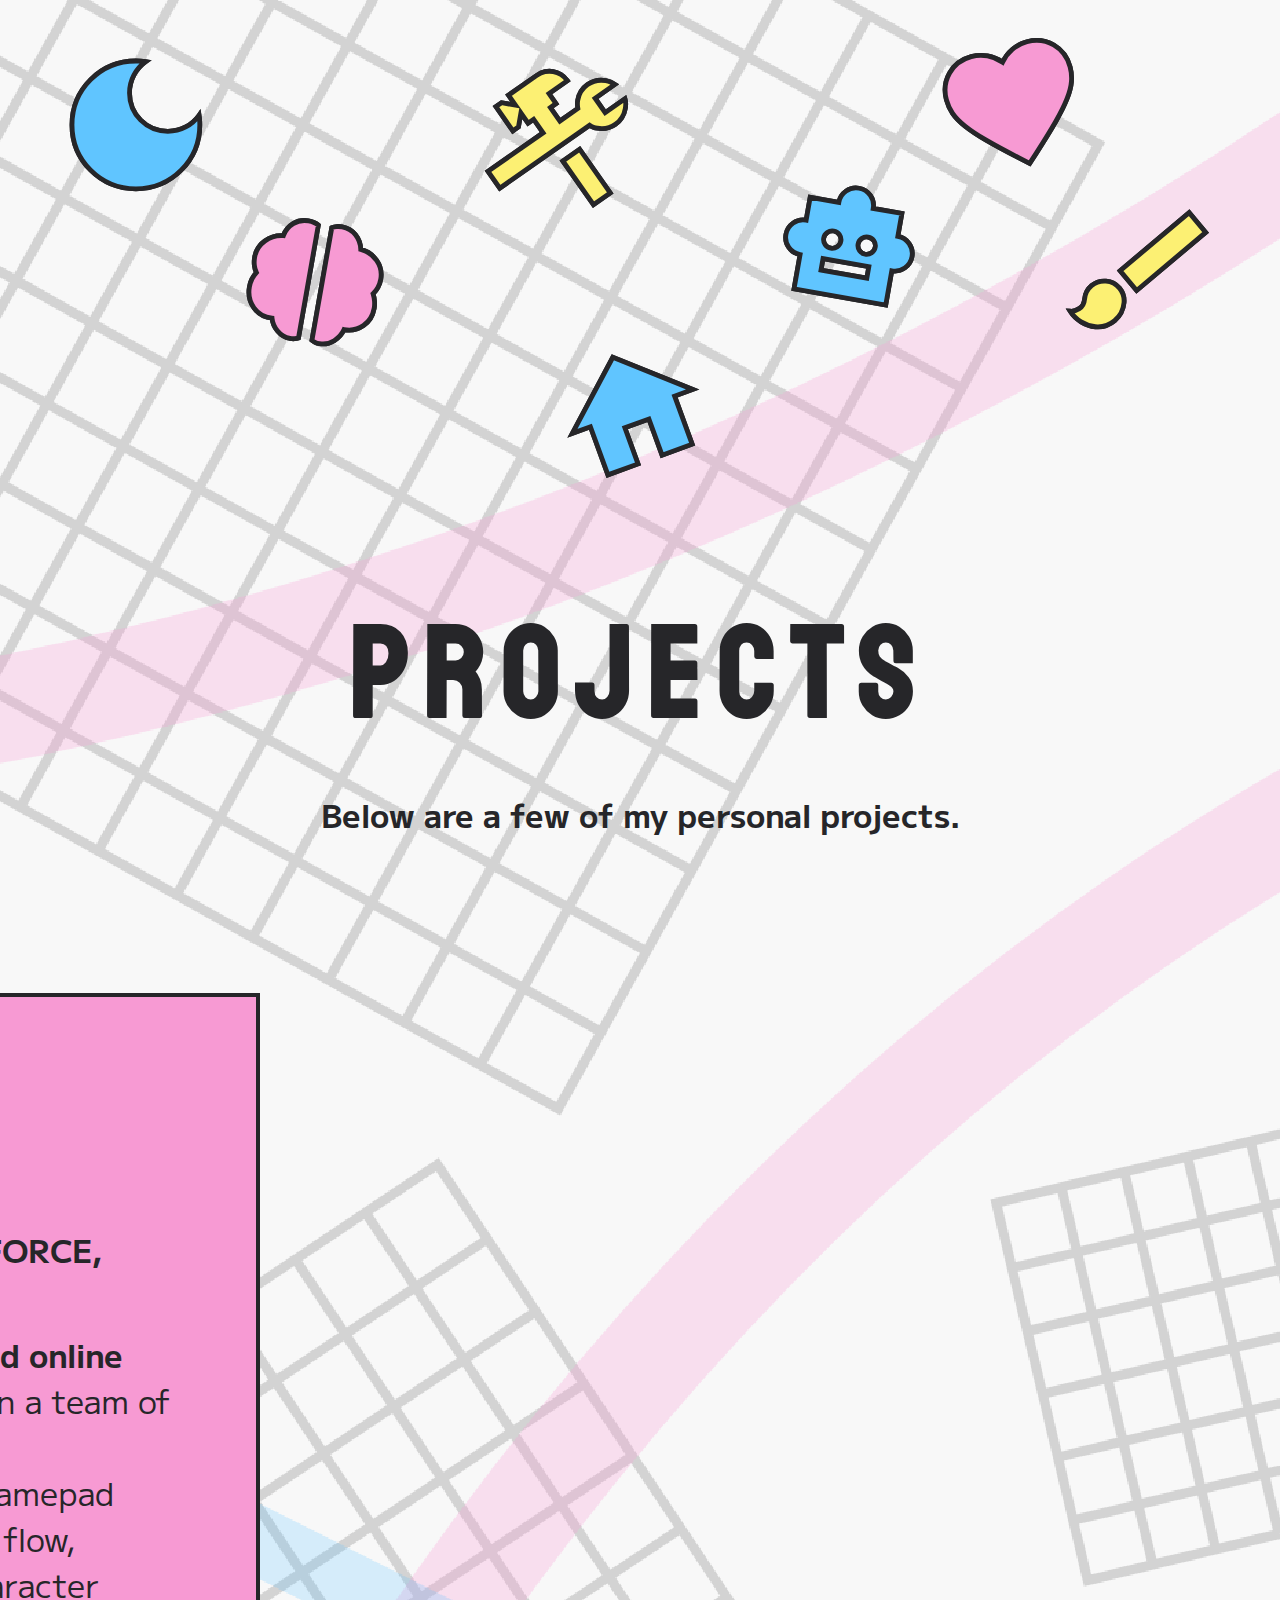
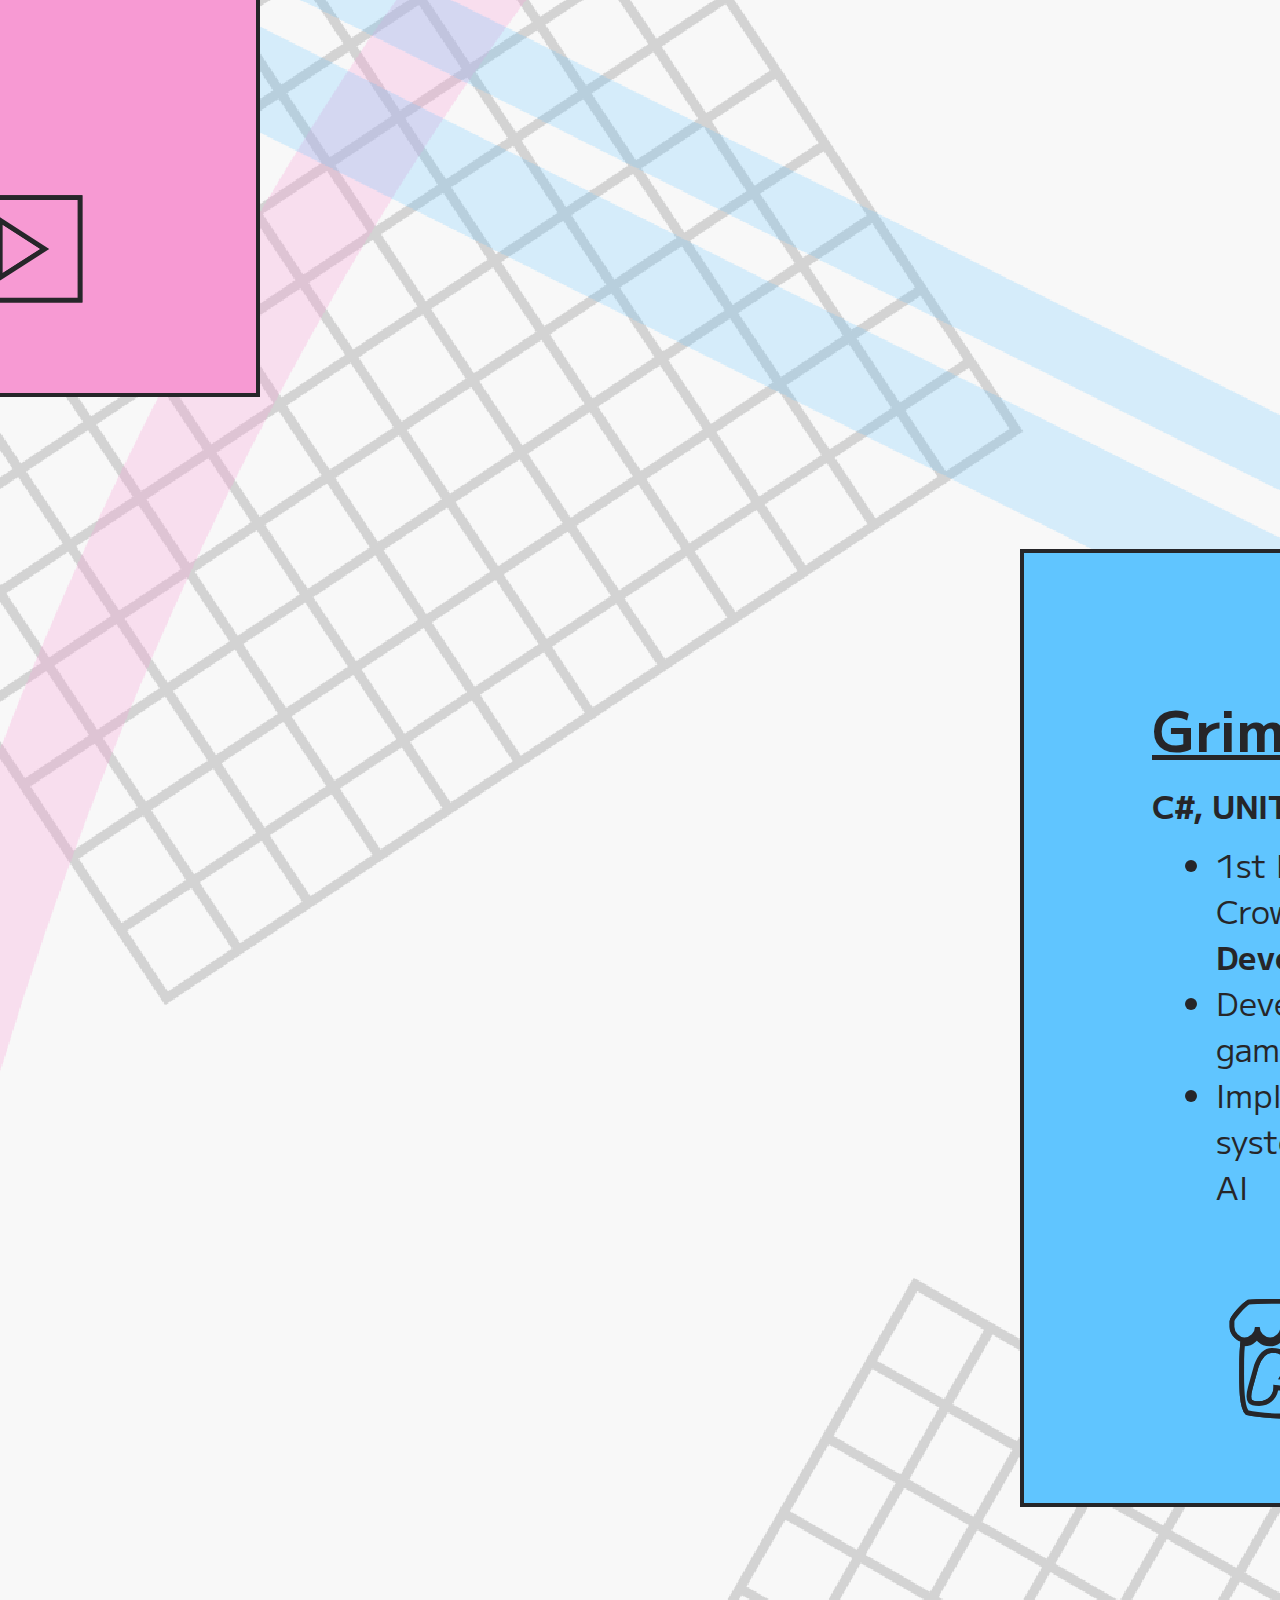
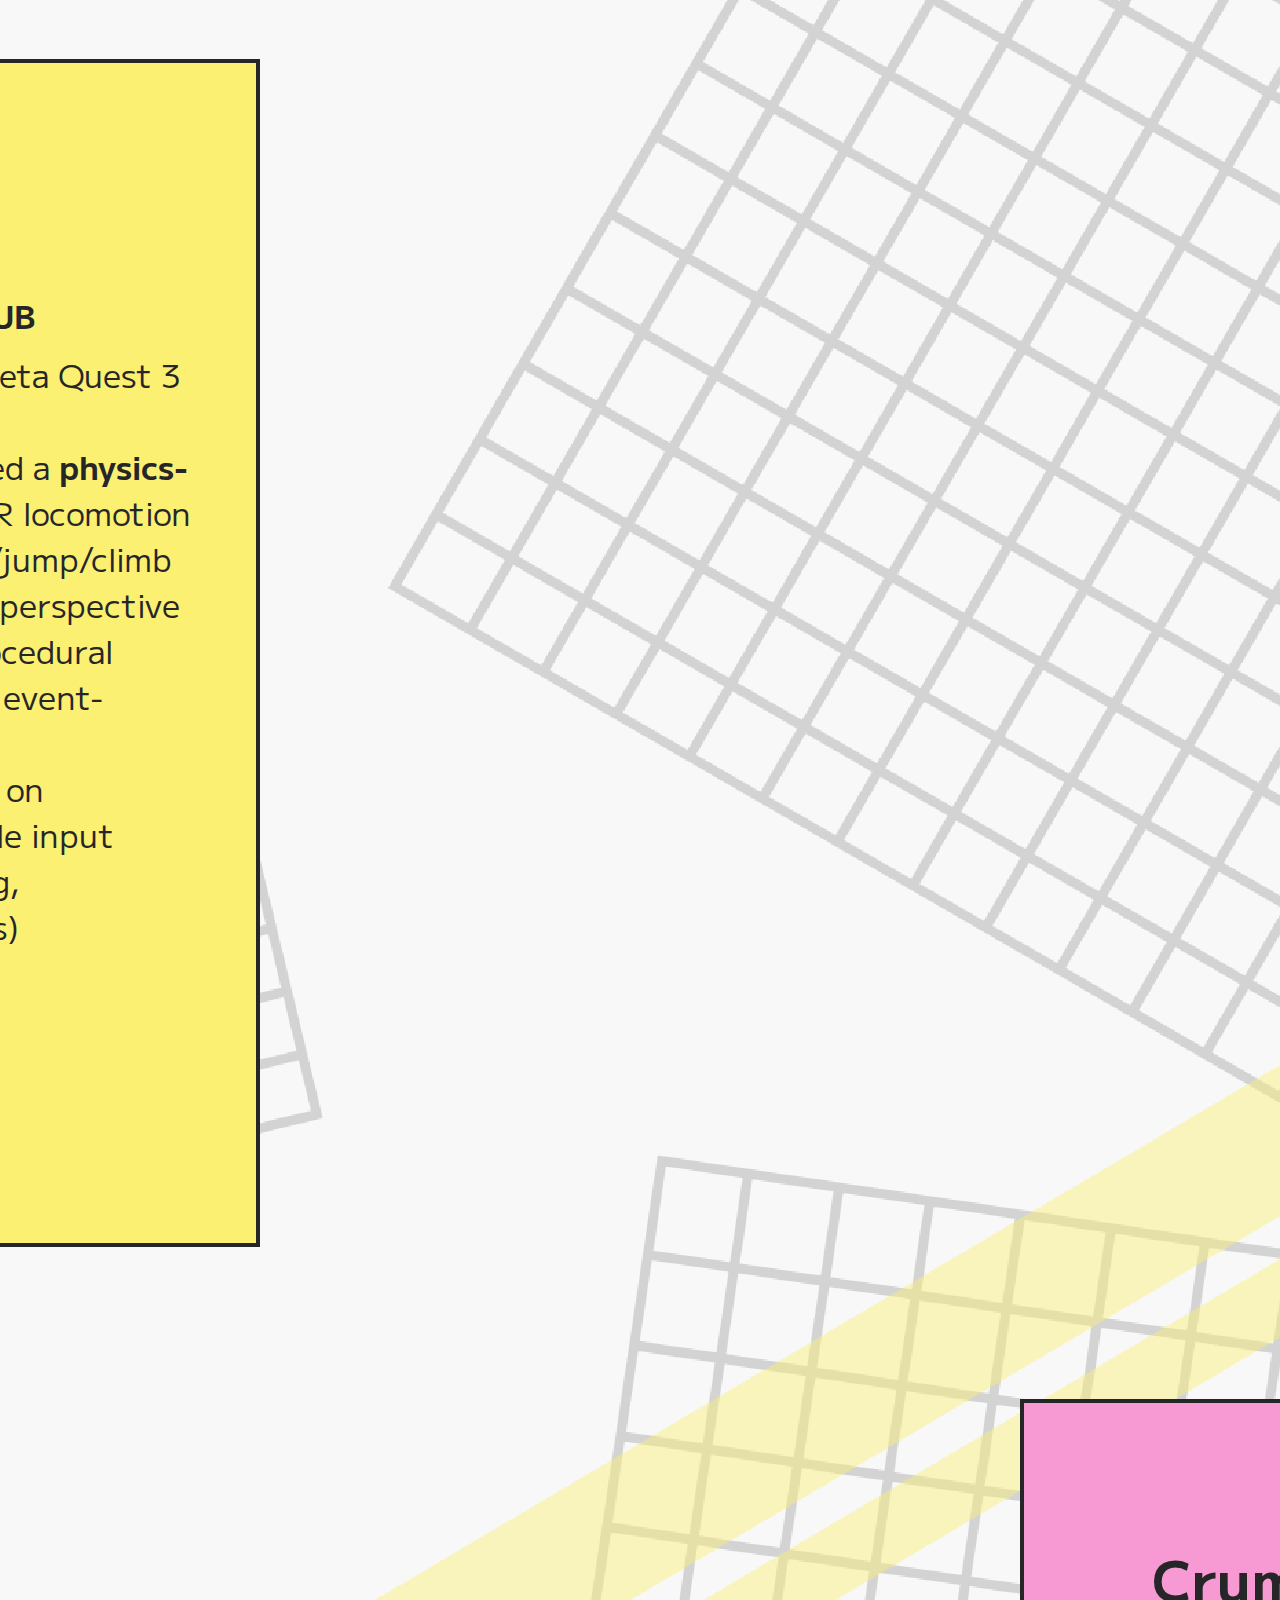
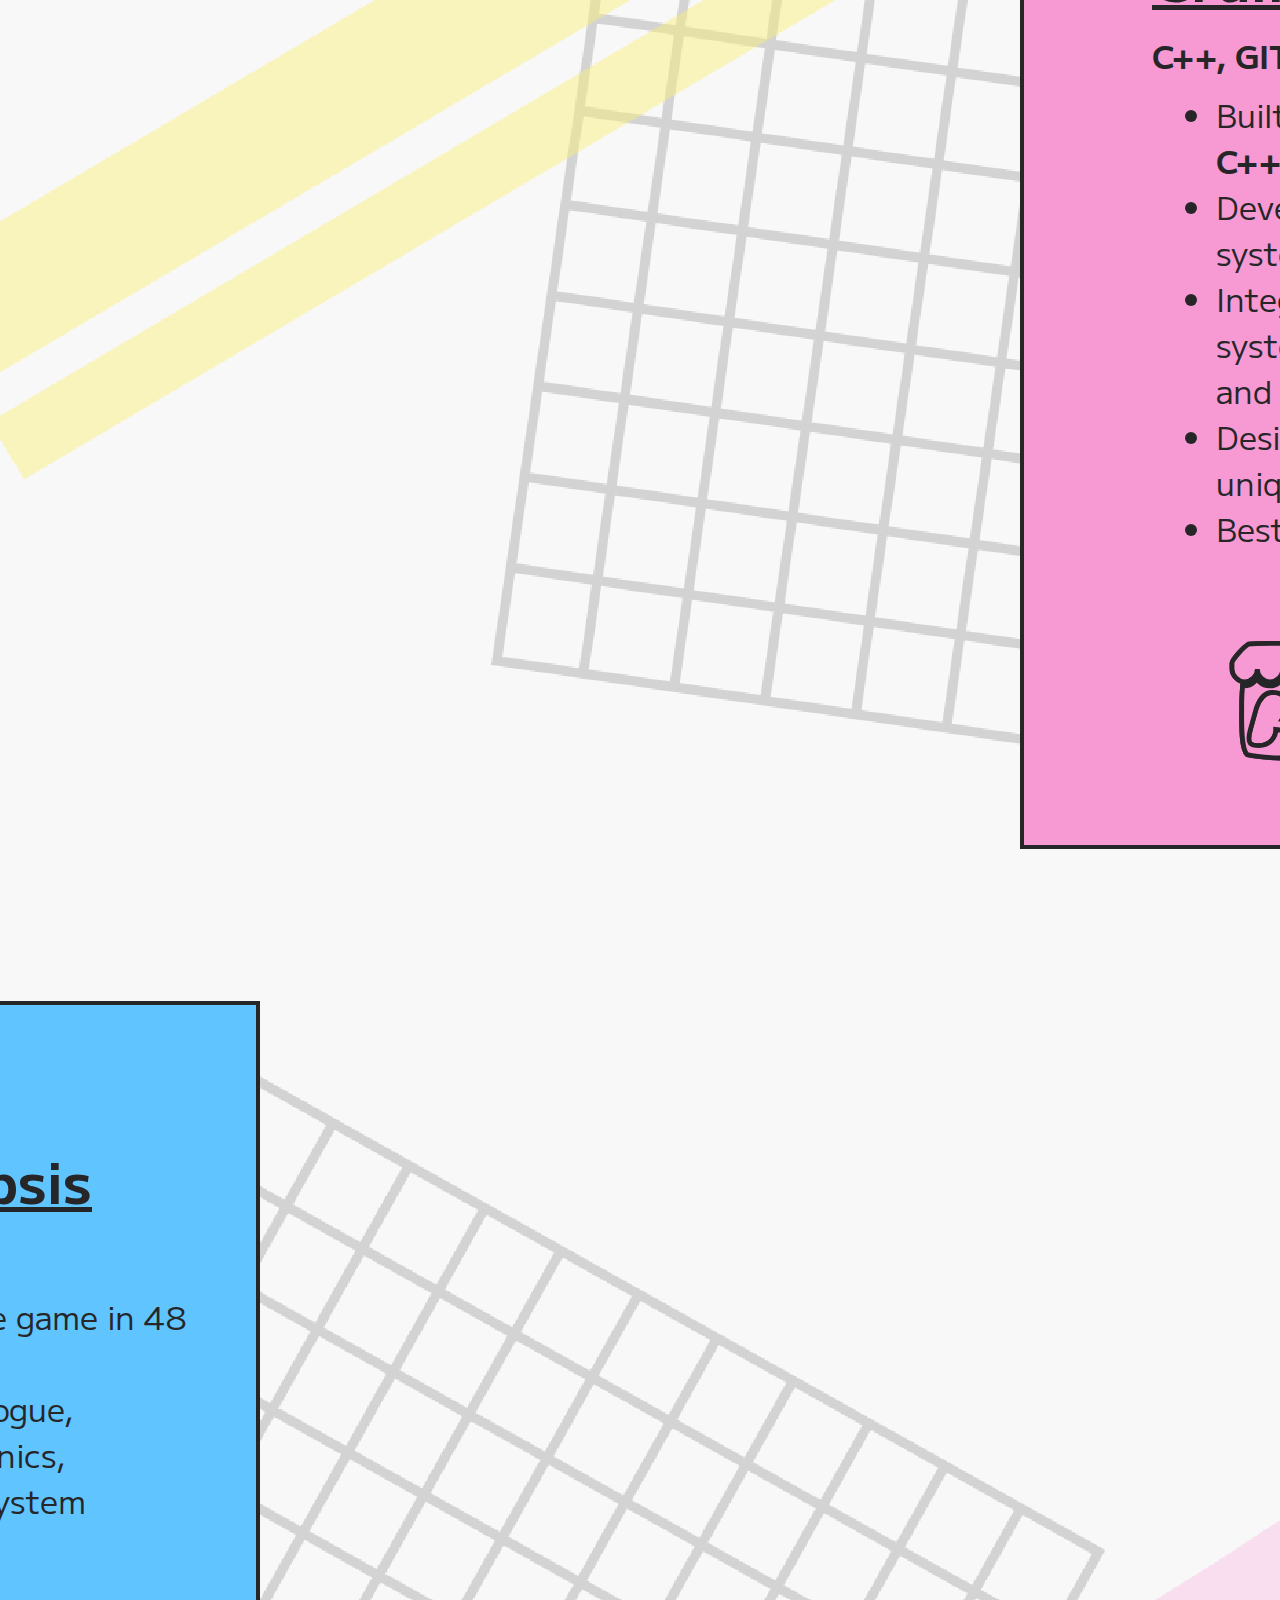
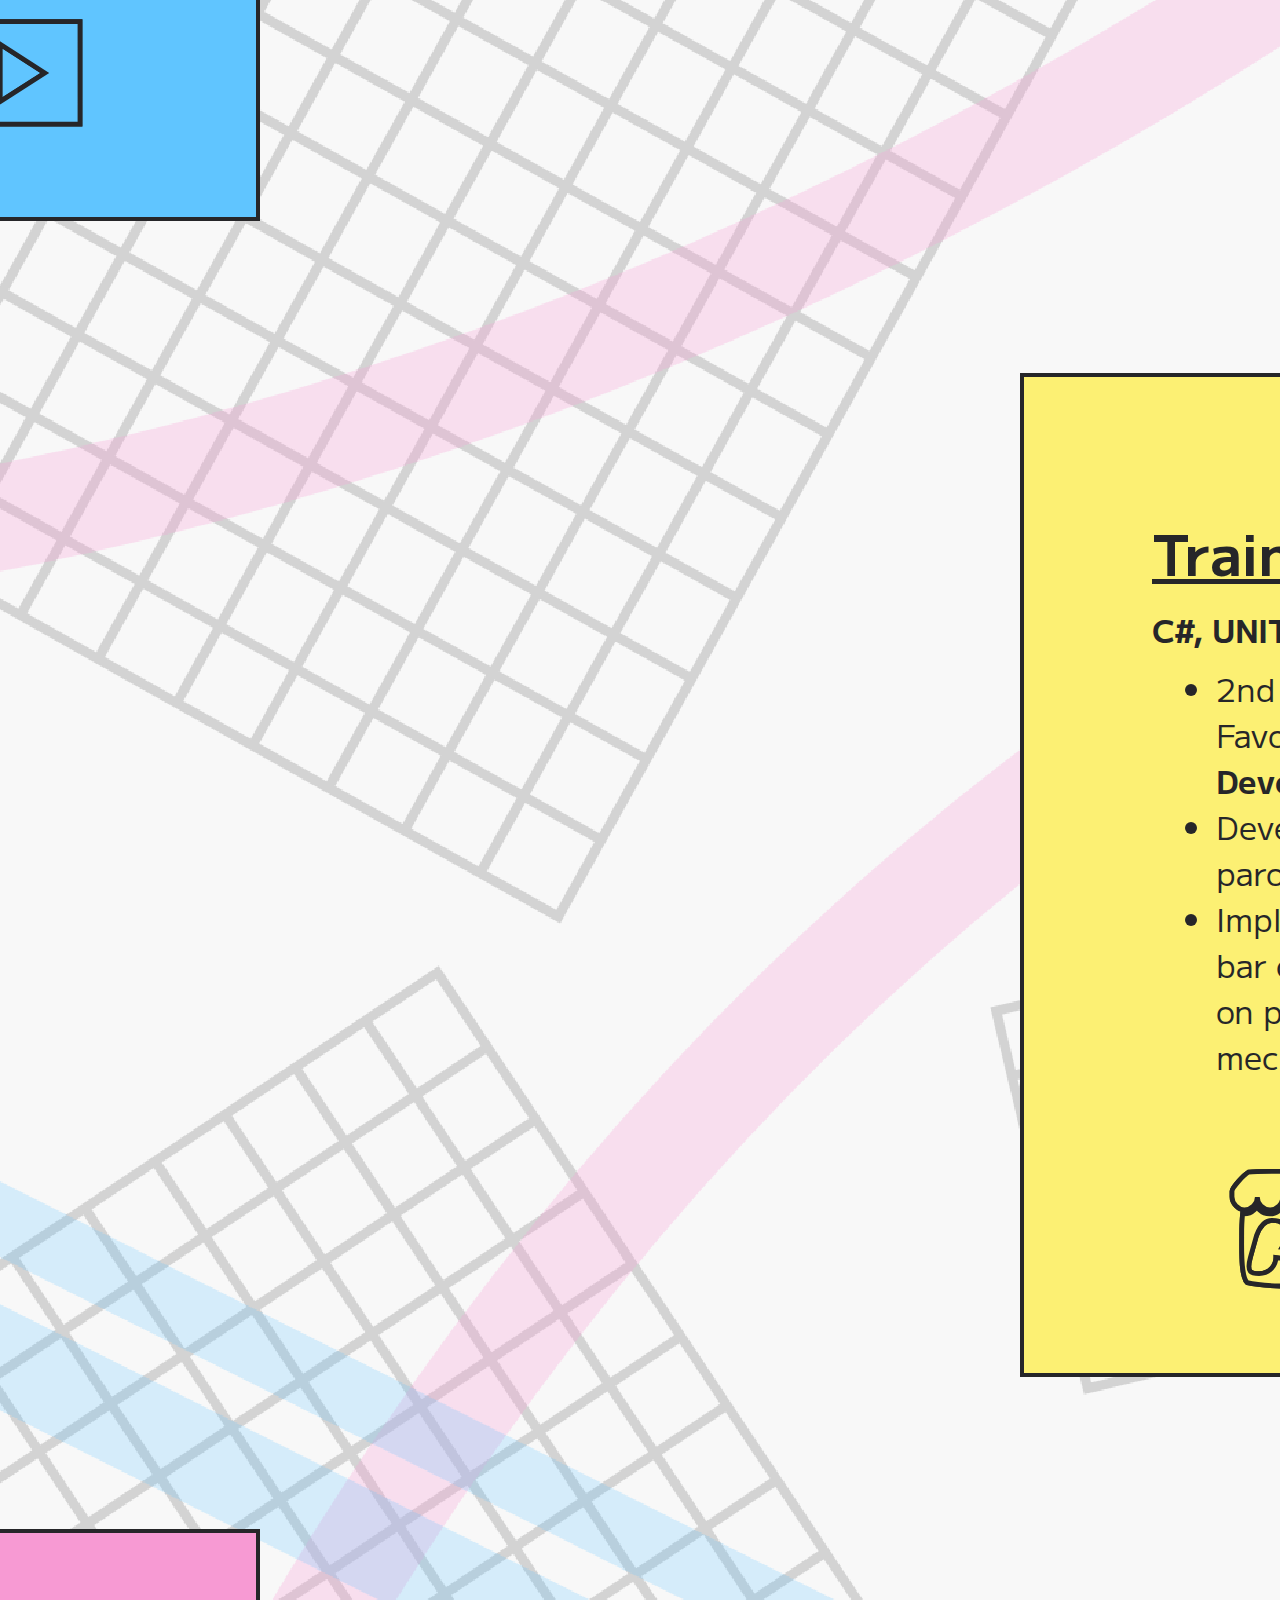
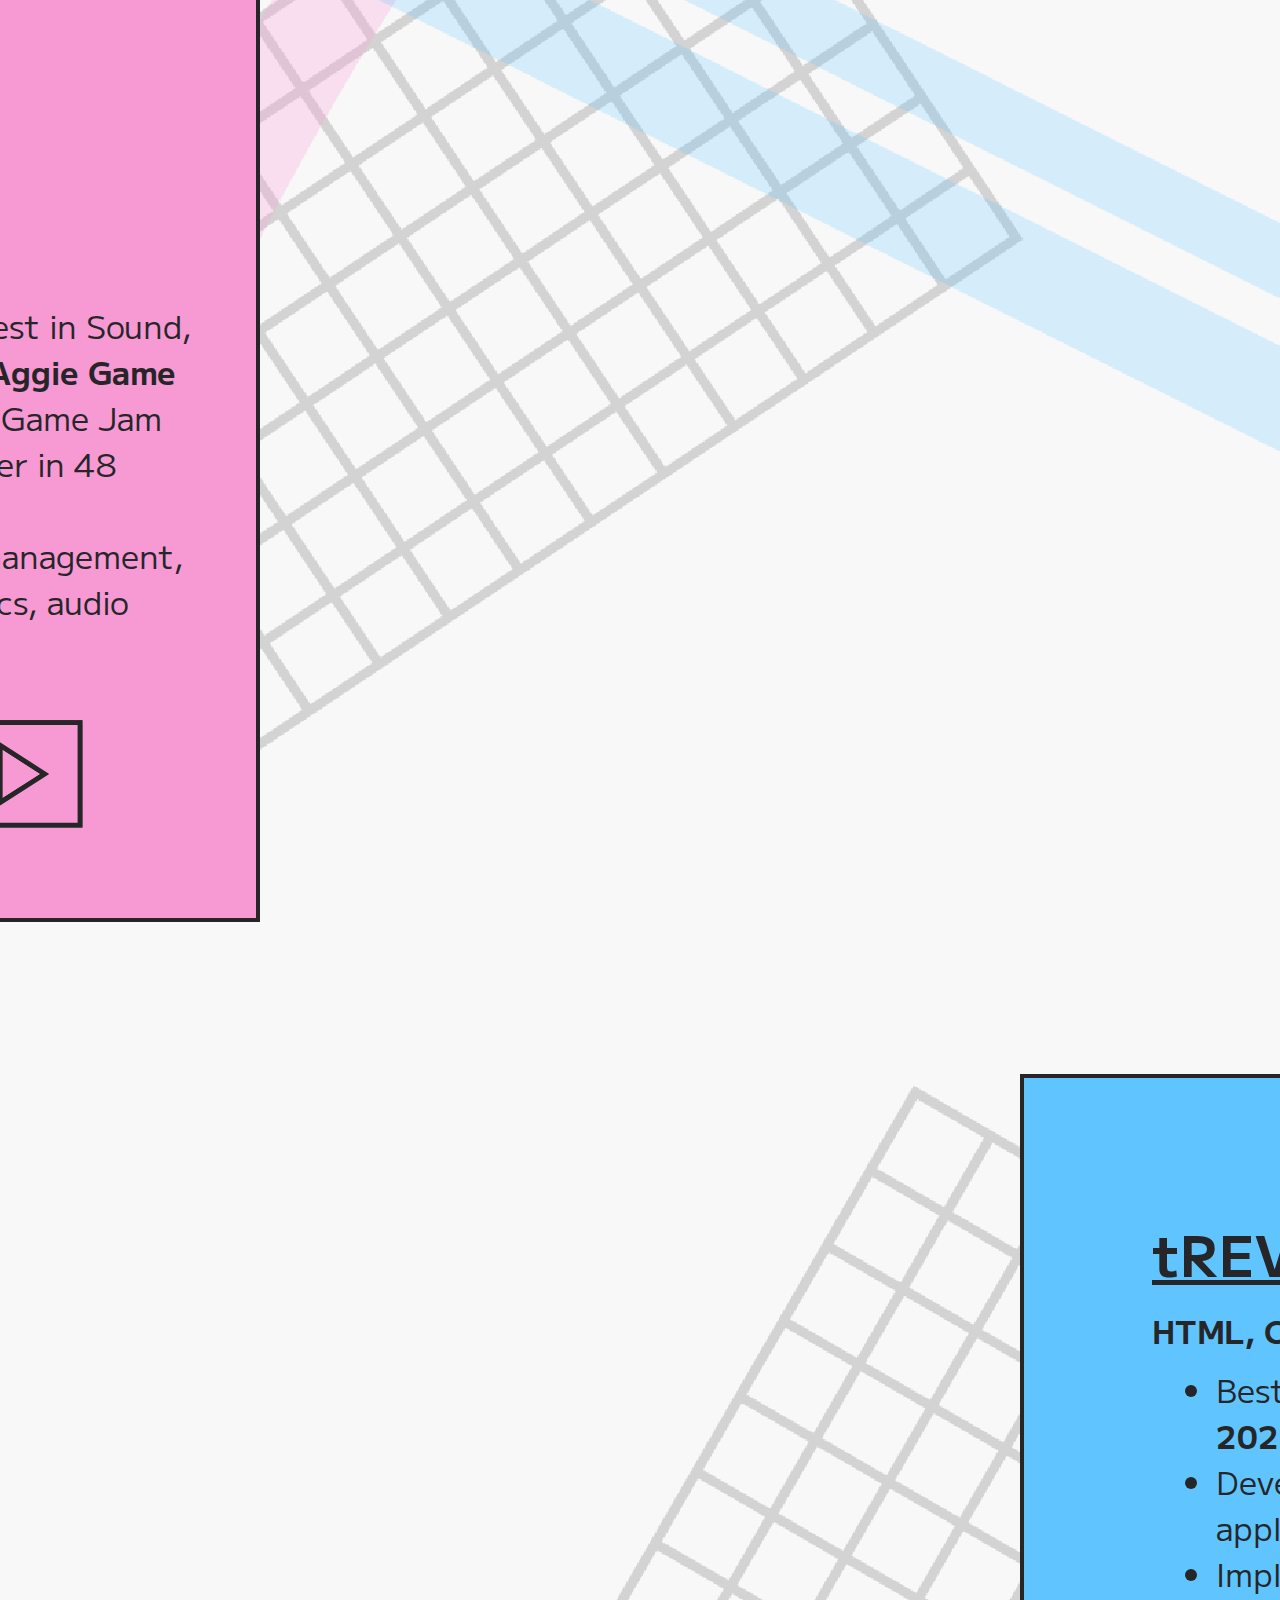
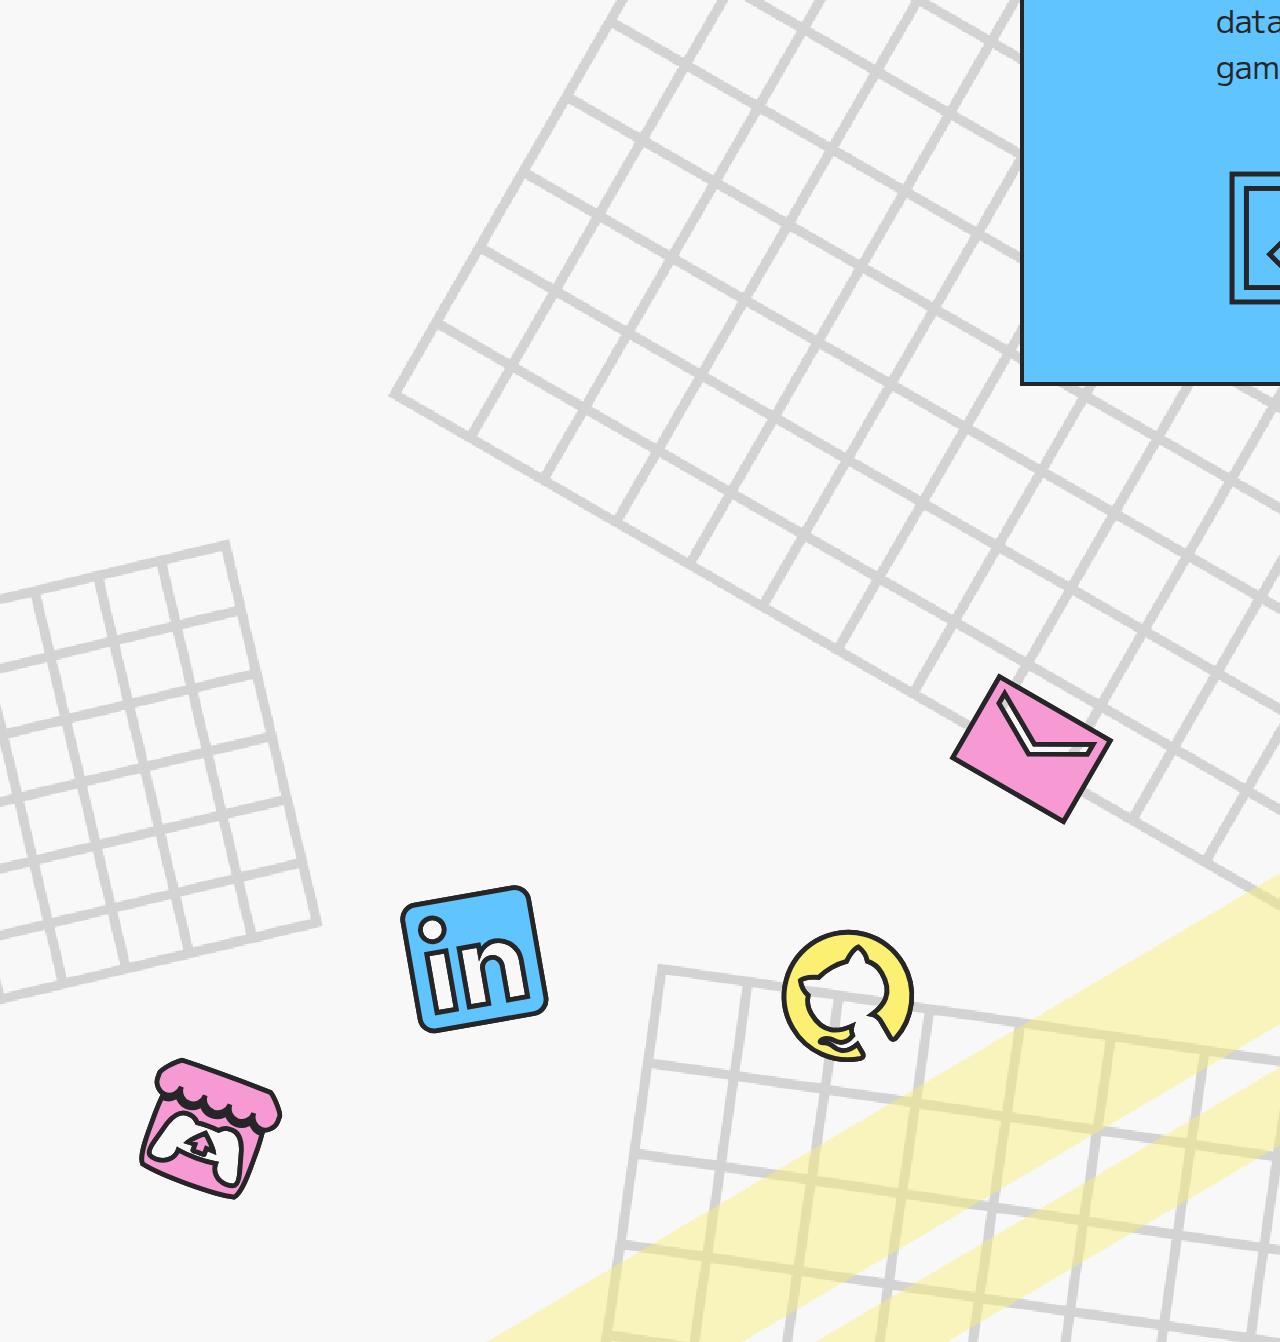
<file: projects.html>
<!DOCTYPE html>
<html lang="en">
<head>
    <meta charset="UTF-8">
    <meta name="viewport" content="width=device-width, initial-scale=1.0">
    <link id="themesheet" rel="stylesheet" href="manychrome.css">
    <link rel="stylesheet" href="https://fonts.googleapis.com/css2?family=Koulen:wght@400&display=swap" />
    <link rel="stylesheet" href="https://fonts.googleapis.com/css2?family=M PLUS 1:wght@400&display=swap" />
    <link id="favicon" rel="icon" type="image/x-icon" href="/resources/favicon-manychrome-light.svg">
    <script type="text/javascript" src="theme.js"></script>
    <script type="text/javascript" src="marker.js"></script>
    <script type="text/javascript" src="mouse_move.js" defer></script>
    <script type="text/javascript" src="themeSwitcher.js" defer></script>
    <script type="text/javascript" src="lightSwitcher.js" defer></script>
    <script type="text/javascript" src="drawer.js" defer></script>
    <script type="text/javascript" src="mover.js" defer></script>
    <title>Hanna Harmon</title>
<body>
    <script type="text/javascript" src="darkmode.js"></script>

    <div class="container">
        <canvas class="canvas"></canvas>
        <div class="nav">
            <button data-title="light" class="icon-button light-button">
                <svg class="moon shadow" width="230" height="230" viewBox="0 0 230 230" fill="none" xmlns="http://www.w3.org/2000/svg">
                    <path vector-effect="non-scaling-stroke" d="M114.808 229.615C82.9165 229.615 55.8092 218.453 33.4855 196.129C11.1618 173.806 0 146.698 0 114.808C0 82.9165 11.1618 55.8092 33.4855 33.4855C55.8092 11.1618 82.9165 0 114.808 0C117.784 0 120.707 0.106303 123.578 0.31891C126.448 0.531516 129.265 0.850426 132.029 1.27564C123.312 7.44123 116.349 15.4671 111.14 25.3533C105.931 35.2395 103.327 45.923 103.327 57.4038C103.327 76.5383 110.024 92.8027 123.418 106.197C136.812 119.591 153.077 126.288 172.211 126.288C183.905 126.288 194.641 123.684 204.421 118.475C214.201 113.266 222.174 106.303 228.339 97.5864C228.765 100.35 229.084 103.167 229.296 106.037C229.509 108.908 229.615 111.831 229.615 114.808C229.615 146.698 218.453 173.806 196.129 196.129C173.806 218.453 146.698 229.615 114.808 229.615Z" fill="currentColor"/>
                </svg>
                <svg class="moon icon" width="230" height="230" viewBox="0 0 230 230" fill="none" xmlns="http://www.w3.org/2000/svg">
                    <path vector-effect="non-scaling-stroke" d="M114.808 229.615C82.9165 229.615 55.8092 218.453 33.4855 196.129C11.1618 173.806 0 146.698 0 114.808C0 82.9165 11.1618 55.8092 33.4855 33.4855C55.8092 11.1618 82.9165 0 114.808 0C117.784 0 120.707 0.106303 123.578 0.31891C126.448 0.531516 129.265 0.850426 132.029 1.27564C123.312 7.44123 116.349 15.4671 111.14 25.3533C105.931 35.2395 103.327 45.923 103.327 57.4038C103.327 76.5383 110.024 92.8027 123.418 106.197C136.812 119.591 153.077 126.288 172.211 126.288C183.905 126.288 194.641 123.684 204.421 118.475C214.201 113.266 222.174 106.303 228.339 97.5864C228.765 100.35 229.084 103.167 229.296 106.037C229.509 108.908 229.615 111.831 229.615 114.808C229.615 146.698 218.453 173.806 196.129 196.129C173.806 218.453 146.698 229.615 114.808 229.615Z" fill="currentColor"/>
                </svg>

                <svg class="sun shadow" width="304" height="304" viewBox="0 0 304 304" fill="none" xmlns="http://www.w3.org/2000/svg">
                    <path vector-effect="non-scaling-stroke" d="M152.236 303.948L107.242 259.625H44.7871V197.17L0.464355 152.176L44.7871 107.182V44.727H107.242L152.236 0.404297L197.23 44.727H259.685V107.182L304.008 152.176L259.685 197.17V259.625H197.23L152.236 303.948ZM152.236 219.332C170.816 219.332 186.653 212.784 199.749 199.689C212.844 186.593 219.392 170.756 219.392 152.176C219.392 133.596 212.844 117.759 199.749 104.663C186.653 91.568 170.816 85.0204 152.236 85.0204C133.656 85.0204 117.819 91.568 104.723 104.663C91.6281 117.759 85.0804 133.596 85.0804 152.176C85.0804 170.756 91.6281 186.593 104.723 199.689C117.819 212.784 133.656 219.332 152.236 219.332ZM152.236 266.341L185.814 232.763H232.823V185.754L266.401 152.176L232.823 118.598V71.5892H185.814L152.236 38.0114L118.658 71.5892H71.6493V118.598L38.0715 152.176L71.6493 185.754V232.763H118.658L152.236 266.341Z" fill="currentColor"/>
                </svg>
                <svg class="sun icon" width="304" height="304" viewBox="0 0 304 304" fill="none" xmlns="http://www.w3.org/2000/svg">
                    <path vector-effect="non-scaling-stroke" d="M152.236 303.948L107.242 259.625H44.7871V197.17L0.464355 152.176L44.7871 107.182V44.727H107.242L152.236 0.404297L197.23 44.727H259.685V107.182L304.008 152.176L259.685 197.17V259.625H197.23L152.236 303.948ZM152.236 219.332C170.816 219.332 186.653 212.784 199.749 199.689C212.844 186.593 219.392 170.756 219.392 152.176C219.392 133.596 212.844 117.759 199.749 104.663C186.653 91.568 170.816 85.0204 152.236 85.0204C133.656 85.0204 117.819 91.568 104.723 104.663C91.6281 117.759 85.0804 133.596 85.0804 152.176C85.0804 170.756 91.6281 186.593 104.723 199.689C117.819 212.784 133.656 219.332 152.236 219.332ZM152.236 266.341L185.814 232.763H232.823V185.754L266.401 152.176L232.823 118.598V71.5892H185.814L152.236 38.0114L118.658 71.5892H71.6493V118.598L38.0715 152.176L71.6493 185.754V232.763H118.658L152.236 266.341Z" fill="currentColor"/>
                </svg>
            </button>

            <a data-title="brain" class="icon-button brain-button" href="./brain.html">
                <svg class="brain shadow" width="170" height="158" viewBox="0 0 170 158" fill="none" xmlns="http://www.w3.org/2000/svg">
                    <path vector-effect="non-scaling-stroke" d="M104.76 158C102.434 158 100.412 157.758 98.6962 157.274C96.9788 156.79 95.4453 156.134 94.0959 155.304V3.59336C95.9082 2.44188 97.9406 1.55512 100.193 0.933071C102.446 0.311024 104.874 0 107.478 0C114.835 0 121.239 2.41907 126.693 7.25722C132.145 12.0954 135.568 18.1085 136.962 25.2966C146.008 25.9504 153.776 29.5265 160.266 36.0248C166.755 42.5231 170 50.4017 170 59.6605C170 63.7204 169.408 67.4935 168.223 70.9797C167.038 74.4673 165.4 77.6246 163.309 80.4514C164.842 83.3543 166.027 86.43 166.863 89.6785C167.7 92.9269 168.118 96.0731 168.118 99.117C168.118 109.225 164.772 117.591 158.081 124.217C151.39 130.842 143.235 134.086 133.616 133.948C132.083 140.306 128.618 145.905 123.222 150.743C117.827 155.581 111.673 158 104.76 158ZM65.0307 158C58.2001 158 52.2058 155.754 47.048 151.261C41.8901 146.769 38.4748 141.55 36.802 135.606C26.6257 136.297 17.9479 133.187 10.7688 126.276C3.58959 119.364 0 110.542 0 99.8095C0 96.1201 0.487905 92.5931 1.46371 89.2285C2.43952 85.8653 3.90324 82.6632 5.85486 79.622C3.90324 76.8574 2.43952 73.8031 1.46371 70.4593C0.487905 67.1168 0 63.5373 0 59.7207C0 50.7148 3.20623 42.8984 9.6187 36.2716C16.0312 29.6461 23.6982 25.9186 32.6199 25.0892C33.8745 17.9011 37.2202 11.9226 42.6568 7.15354C48.0935 2.38451 54.568 0 62.0803 0C64.6899 0 67.1469 0.271626 69.4512 0.81488C71.7569 1.35813 73.9078 2.2062 75.9041 3.35906V155.304C74.3874 156.134 72.7752 156.79 71.0675 157.274C69.3599 157.758 67.3476 158 65.0307 158Z" fill="currentColor"/>
                </svg>                
                <svg class="brain icon small" width="170" height="158" viewBox="0 0 170 158" fill="none" xmlns="http://www.w3.org/2000/svg">
                    <path vector-effect="non-scaling-stroke" d="M104.76 158C102.434 158 100.412 157.758 98.6962 157.274C96.9788 156.79 95.4453 156.134 94.0959 155.304V3.59336C95.9082 2.44188 97.9406 1.55512 100.193 0.933071C102.446 0.311024 104.874 0 107.478 0C114.835 0 121.239 2.41907 126.693 7.25722C132.145 12.0954 135.568 18.1085 136.962 25.2966C146.008 25.9504 153.776 29.5265 160.266 36.0248C166.755 42.5231 170 50.4017 170 59.6605C170 63.7204 169.408 67.4935 168.223 70.9797C167.038 74.4673 165.4 77.6246 163.309 80.4514C164.842 83.3543 166.027 86.43 166.863 89.6785C167.7 92.9269 168.118 96.0731 168.118 99.117C168.118 109.225 164.772 117.591 158.081 124.217C151.39 130.842 143.235 134.086 133.616 133.948C132.083 140.306 128.618 145.905 123.222 150.743C117.827 155.581 111.673 158 104.76 158ZM65.0307 158C58.2001 158 52.2058 155.754 47.048 151.261C41.8901 146.769 38.4748 141.55 36.802 135.606C26.6257 136.297 17.9479 133.187 10.7688 126.276C3.58959 119.364 0 110.542 0 99.8095C0 96.1201 0.487905 92.5931 1.46371 89.2285C2.43952 85.8653 3.90324 82.6632 5.85486 79.622C3.90324 76.8574 2.43952 73.8031 1.46371 70.4593C0.487905 67.1168 0 63.5373 0 59.7207C0 50.7148 3.20623 42.8984 9.6187 36.2716C16.0312 29.6461 23.6982 25.9186 32.6199 25.0892C33.8745 17.9011 37.2202 11.9226 42.6568 7.15354C48.0935 2.38451 54.568 0 62.0803 0C64.6899 0 67.1469 0.271626 69.4512 0.81488C71.7569 1.35813 73.9078 2.2062 75.9041 3.35906V155.304C74.3874 156.134 72.7752 156.79 71.0675 157.274C69.3599 157.758 67.3476 158 65.0307 158Z" fill="currentColor"/>
                </svg>                
            </a>

            <a data-title="heart" class="icon-button heart-button" href="./heart.html">
                <svg class="heart shadow" width="156" height="144" viewBox="0 0 156 144" fill="none" xmlns="http://www.w3.org/2000/svg">
                    <path vector-effect="non-scaling-stroke" d="M78 144L66.69 133.798C53.56 121.896 42.705 111.629 34.125 102.997C25.545 94.3651 18.72 86.6158 13.65 79.7493C8.58 72.8828 5.0375 66.5722 3.0225 60.8174C1.0075 55.0627 0 49.1771 0 43.1608C0 30.8665 4.095 20.5995 12.285 12.3597C20.475 4.11989 30.68 0 42.9 0C49.66 0 56.095 1.43869 62.205 4.31608C68.315 7.19346 73.58 11.248 78 16.4796C82.42 11.248 87.685 7.19346 93.795 4.31608C99.905 1.43869 106.34 0 113.1 0C125.32 0 135.525 4.11989 143.715 12.3597C151.905 20.5995 156 30.8665 156 43.1608C156 49.1771 154.993 55.0627 152.978 60.8174C150.963 66.5722 147.42 72.8828 142.35 79.7493C137.28 86.6158 130.455 94.3651 121.875 102.997C113.295 111.629 102.44 121.896 89.31 133.798L78 144Z" fill="currentColor"/>
                </svg>
                <svg class="heart icon" width="156" height="144" viewBox="0 0 156 144" fill="none" xmlns="http://www.w3.org/2000/svg">
                    <path vector-effect="non-scaling-stroke" d="M78 144L66.69 133.798C53.56 121.896 42.705 111.629 34.125 102.997C25.545 94.3651 18.72 86.6158 13.65 79.7493C8.58 72.8828 5.0375 66.5722 3.0225 60.8174C1.0075 55.0627 0 49.1771 0 43.1608C0 30.8665 4.095 20.5995 12.285 12.3597C20.475 4.11989 30.68 0 42.9 0C49.66 0 56.095 1.43869 62.205 4.31608C68.315 7.19346 73.58 11.248 78 16.4796C82.42 11.248 87.685 7.19346 93.795 4.31608C99.905 1.43869 106.34 0 113.1 0C125.32 0 135.525 4.11989 143.715 12.3597C151.905 20.5995 156 30.8665 156 43.1608C156 49.1771 154.993 55.0627 152.978 60.8174C150.963 66.5722 147.42 72.8828 142.35 79.7493C137.28 86.6158 130.455 94.3651 121.875 102.997C113.295 111.629 102.44 121.896 89.31 133.798L78 144Z" fill="currentColor"/>
                </svg>
            </a>

            <a data-title="projects" class="icon-button projects-button" href="./projects.html">
                <svg class="projects shadow" width="335" height="326" viewBox="0 0 335 326" fill="none" xmlns="http://www.w3.org/2000/svg">
                    <path vector-effect="non-scaling-stroke" d="M295.883 325.201L197.105 226.423L234.993 188.535L333.771 287.314L295.883 325.201ZM46.9083 325.201L9.02083 287.314L133.508 162.826L102.838 132.155L90.2083 144.784L67.2052 121.781V158.767L54.576 171.396L0 116.82L12.6292 104.191H49.6146L27.0625 81.6385L91.1104 17.5906C97.1243 11.5767 103.589 7.21667 110.505 4.51042C117.421 1.80417 124.487 0.451042 131.704 0.451042C138.921 0.451042 145.987 1.80417 152.903 4.51042C159.819 7.21667 166.284 11.5767 172.298 17.5906L130.802 59.0865L153.354 81.6385L140.725 94.2677L171.396 124.939L211.99 84.3448C210.787 81.0372 209.81 77.5792 209.058 73.9708C208.306 70.3625 207.93 66.7542 207.93 63.1458C207.93 45.4049 214.019 30.4453 226.197 18.2672C238.376 6.08906 253.335 0 271.076 0C275.586 0 279.871 0.451042 283.931 1.35313C287.99 2.25521 292.125 3.60833 296.334 5.4125L251.681 50.0656L284.156 82.5406L328.809 37.8875C330.914 42.0972 332.343 46.2318 333.094 50.2912C333.846 54.3505 334.222 58.6354 334.222 63.1458C334.222 80.8868 328.133 95.8464 315.955 108.024C303.777 120.203 288.817 126.292 271.076 126.292C267.468 126.292 263.859 125.991 260.251 125.39C256.643 124.788 253.185 123.736 249.877 122.232L46.9083 325.201Z" fill="currentColor"/>
                </svg>
                <svg class="projects icon" width="335" height="326" viewBox="0 0 335 326" fill="none" xmlns="http://www.w3.org/2000/svg">
                    <path vector-effect="non-scaling-stroke" d="M295.883 325.201L197.105 226.423L234.993 188.535L333.771 287.314L295.883 325.201ZM46.9083 325.201L9.02083 287.314L133.508 162.826L102.838 132.155L90.2083 144.784L67.2052 121.781V158.767L54.576 171.396L0 116.82L12.6292 104.191H49.6146L27.0625 81.6385L91.1104 17.5906C97.1243 11.5767 103.589 7.21667 110.505 4.51042C117.421 1.80417 124.487 0.451042 131.704 0.451042C138.921 0.451042 145.987 1.80417 152.903 4.51042C159.819 7.21667 166.284 11.5767 172.298 17.5906L130.802 59.0865L153.354 81.6385L140.725 94.2677L171.396 124.939L211.99 84.3448C210.787 81.0372 209.81 77.5792 209.058 73.9708C208.306 70.3625 207.93 66.7542 207.93 63.1458C207.93 45.4049 214.019 30.4453 226.197 18.2672C238.376 6.08906 253.335 0 271.076 0C275.586 0 279.871 0.451042 283.931 1.35313C287.99 2.25521 292.125 3.60833 296.334 5.4125L251.681 50.0656L284.156 82.5406L328.809 37.8875C330.914 42.0972 332.343 46.2318 333.094 50.2912C333.846 54.3505 334.222 58.6354 334.222 63.1458C334.222 80.8868 328.133 95.8464 315.955 108.024C303.777 120.203 288.817 126.292 271.076 126.292C267.468 126.292 263.859 125.991 260.251 125.39C256.643 124.788 253.185 123.736 249.877 122.232L46.9083 325.201Z" fill="currentColor"/>
                </svg>
            </a>

            <a data-title="home" class="icon-button home-button" href="./index.html">
                <svg class="home shadow" width="227" height="193" viewBox="0 0 227 193" fill="none" xmlns="http://www.w3.org/2000/svg">
                    <path vector-effect="non-scaling-stroke" d="M90.7994 192.949V124.849H136.199V192.949H192.949V102.149H226.999L113.499 0L0 102.149H34.0498V192.949H90.7994Z" fill="currentColor"/>
                </svg>
                <svg class="home icon" width="227" height="193" viewBox="0 0 227 193" fill="none" xmlns="http://www.w3.org/2000/svg">
                    <path vector-effect="non-scaling-stroke" d="M90.7994 192.949V124.849H136.199V192.949H192.949V102.149H226.999L113.499 0L0 102.149H34.0498V192.949H90.7994Z" fill="currentColor"/>
                </svg>
            </a>

            <a data-title="gen ai" class="icon-button ai-button"href="ai.html">
                <svg class="ai shadow" width="204" height="176" viewBox="0 0 204 176" fill="none" xmlns="http://www.w3.org/2000/svg">
                    <path vector-effect="non-scaling-stroke" d="M27.8182 120.421C20.0909 120.421 13.5227 117.719 8.11364 112.316C2.70455 106.912 0 100.351 0 92.6316C0 84.9123 2.70455 78.3509 8.11364 72.9474C13.5227 67.5439 20.0909 64.8421 27.8182 64.8421V27.7895H74.1818C74.1818 20.0702 76.8864 13.5088 82.2955 8.10526C87.7045 2.70175 94.2727 0 102 0C109.727 0 116.295 2.70175 121.705 8.10526C127.114 13.5088 129.818 20.0702 129.818 27.7895H176.182V64.8421C183.909 64.8421 190.477 67.5439 195.886 72.9474C201.295 78.3509 204 84.9123 204 92.6316C204 100.351 201.295 106.912 195.886 112.316C190.477 117.719 183.909 120.421 176.182 120.421V176H27.8182V120.421ZM74.1818 101.895C78.0455 101.895 81.3295 100.544 84.0341 97.8421C86.7386 95.1404 88.0909 91.8596 88.0909 88C88.0909 84.1404 86.7386 80.8596 84.0341 78.1579C81.3295 75.4561 78.0455 74.1053 74.1818 74.1053C70.3182 74.1053 67.0341 75.4561 64.3295 78.1579C61.625 80.8596 60.2727 84.1404 60.2727 88C60.2727 91.8596 61.625 95.1404 64.3295 97.8421C67.0341 100.544 70.3182 101.895 74.1818 101.895ZM129.818 101.895C133.682 101.895 136.966 100.544 139.67 97.8421C142.375 95.1404 143.727 91.8596 143.727 88C143.727 84.1404 142.375 80.8596 139.67 78.1579C136.966 75.4561 133.682 74.1053 129.818 74.1053C125.955 74.1053 122.67 75.4561 119.966 78.1579C117.261 80.8596 115.909 84.1404 115.909 88C115.909 91.8596 117.261 95.1404 119.966 97.8421C122.67 100.544 125.955 101.895 129.818 101.895ZM64.9091 138.947H139.091V120.421H64.9091V138.947Z" fill="currentColor"/>
                </svg>
                <svg class="ai icon" width="204" height="176" viewBox="0 0 204 176" fill="none" xmlns="http://www.w3.org/2000/svg">
                    <path vector-effect="non-scaling-stroke" d="M27.8182 120.421C20.0909 120.421 13.5227 117.719 8.11364 112.316C2.70455 106.912 0 100.351 0 92.6316C0 84.9123 2.70455 78.3509 8.11364 72.9474C13.5227 67.5439 20.0909 64.8421 27.8182 64.8421V27.7895H74.1818C74.1818 20.0702 76.8864 13.5088 82.2955 8.10526C87.7045 2.70175 94.2727 0 102 0C109.727 0 116.295 2.70175 121.705 8.10526C127.114 13.5088 129.818 20.0702 129.818 27.7895H176.182V64.8421C183.909 64.8421 190.477 67.5439 195.886 72.9474C201.295 78.3509 204 84.9123 204 92.6316C204 100.351 201.295 106.912 195.886 112.316C190.477 117.719 183.909 120.421 176.182 120.421V176H27.8182V120.421ZM74.1818 101.895C78.0455 101.895 81.3295 100.544 84.0341 97.8421C86.7386 95.1404 88.0909 91.8596 88.0909 88C88.0909 84.1404 86.7386 80.8596 84.0341 78.1579C81.3295 75.4561 78.0455 74.1053 74.1818 74.1053C70.3182 74.1053 67.0341 75.4561 64.3295 78.1579C61.625 80.8596 60.2727 84.1404 60.2727 88C60.2727 91.8596 61.625 95.1404 64.3295 97.8421C67.0341 100.544 70.3182 101.895 74.1818 101.895ZM129.818 101.895C133.682 101.895 136.966 100.544 139.67 97.8421C142.375 95.1404 143.727 91.8596 143.727 88C143.727 84.1404 142.375 80.8596 139.67 78.1579C136.966 75.4561 133.682 74.1053 129.818 74.1053C125.955 74.1053 122.67 75.4561 119.966 78.1579C117.261 80.8596 115.909 84.1404 115.909 88C115.909 91.8596 117.261 95.1404 119.966 97.8421C122.67 100.544 125.955 101.895 129.818 101.895ZM64.9091 138.947H139.091V120.421H64.9091V138.947Z" fill="currentColor"/>
                </svg>
            </a>

            <button data-title="theme" class="icon-button theme-button">
                <svg class="theme shadow" width="187" height="178" viewBox="0 0 187 178" fill="none" xmlns="http://www.w3.org/2000/svg">
                    <path vector-effect="non-scaling-stroke" d="M38.5567 178C31.3273 178 24.1783 176.226 17.1095 172.679C10.0408 169.132 4.33763 164.457 0 158.652C4.17698 158.652 8.43428 157 12.7719 153.694C17.1095 150.389 19.2784 145.592 19.2784 139.304C19.2784 131.243 22.0898 124.39 27.7126 118.747C33.3355 113.104 40.1632 110.283 48.1959 110.283C56.2285 110.283 63.0563 113.104 68.6791 118.747C74.302 124.39 77.1134 131.243 77.1134 139.304C77.1134 149.946 73.3381 159.055 65.7874 166.633C58.2367 174.211 49.1598 178 38.5567 178ZM93.982 119.957L67.4742 93.3533L160.492 0L187 26.6033L93.982 119.957Z" fill="currentColor"/>
                </svg>
                <svg class="theme icon" width="187" height="178" viewBox="0 0 187 178" fill="none" xmlns="http://www.w3.org/2000/svg">
                    <path vector-effect="non-scaling-stroke" d="M38.5567 178C31.3273 178 24.1783 176.226 17.1095 172.679C10.0408 169.132 4.33763 164.457 0 158.652C4.17698 158.652 8.43428 157 12.7719 153.694C17.1095 150.389 19.2784 145.592 19.2784 139.304C19.2784 131.243 22.0898 124.39 27.7126 118.747C33.3355 113.104 40.1632 110.283 48.1959 110.283C56.2285 110.283 63.0563 113.104 68.6791 118.747C74.302 124.39 77.1134 131.243 77.1134 139.304C77.1134 149.946 73.3381 159.055 65.7874 166.633C58.2367 174.211 49.1598 178 38.5567 178ZM93.982 119.957L67.4742 93.3533L160.492 0L187 26.6033L93.982 119.957Z" fill="currentColor"/>
                </svg>
            </button>
        </div>

        <div class="content">
            <div class="title-box">
                <h1 class="page-title upper">Projects</h1>
                <h3 class="page-tagline">
                    Below are a few of my personal projects.
                </h3>
            </div>
    
            <div class="cards">
    
                    <div class="hidden card">
                        <h2 class="card-title">Wiz-Herd</h2>
                        <h3 class="card-subheader">Unreal, Blueprints, Perforce, Common UI</h3>
                        <ul class="card-list">
                            <li class="card-ul-item">Launched a 2.5D <strong>local and online multiplayer</strong> party game in a team of 5</li>
                            <li class="card-ul-item">Implemented keyboard/gamepad compatible UI, UX, game flow, minigame mechanics, character customization, audio</li>
                            <li class="card-ul-item">Demo available on <a class="inline-text-link" href="https://store.steampowered.com/app/3631040/WizHerd/" target="_blank">Steam</a></li>
                        </ul>
                        <div class="linkbox">
        
                            <div class="link">
                                <a data-title="Steam" class="icon-button open-link" href="https://store.steampowered.com/app/3631040/WizHerd/" target=”_blank”>
                                    <svg class="open shadow" width="230" height="230" viewBox="0 0 230 230" fill="none" xmlns="http://www.w3.org/2000/svg">
                                        <path vector-effect="non-scaling-stroke" d="M0.25 229.75V0.25H115V25.75H25.75V204.25H204.25V115H229.75V229.75H0.25ZM85.675 162.175L67.825 144.325L186.4 25.75H140.5V0.25H229.75V89.5H204.25V43.6L85.675 162.175Z" fill="currentColor"/>
                                    </svg>
                                    <svg class="open icon" width="230" height="230" viewBox="0 0 230 230" fill="none" xmlns="http://www.w3.org/2000/svg">
                                        <path vector-effect="non-scaling-stroke" d="M0.25 229.75V0.25H115V25.75H25.75V204.25H204.25V115H229.75V229.75H0.25ZM85.675 162.175L67.825 144.325L186.4 25.75H140.5V0.25H229.75V89.5H204.25V43.6L85.675 162.175Z" fill="currentColor"/>
                                    </svg>
                                </a>
                            </div>
        
                            <div class="link">
                                <button data-modal="true" data-gallery="Wiz-Herd" data-title="gallery" class="icon-button gallery-link">
                                    <svg class="shadow" width="348" height="222" viewBox="0 0 348 222" fill="none" xmlns="http://www.w3.org/2000/svg">
                                        <path vector-effect="non-scaling-stroke" d="M0 221.21V0H221.21V221.21H0ZM252.811 94.8041V0H347.615V94.8041H252.811ZM47.402 158.007H173.807L132.331 102.704L102.704 142.206L80.9785 113.37L47.402 158.007ZM252.811 221.21V126.405H347.615V221.21H252.811Z" fill="currentColor"/>
                                    </svg>
                                    <svg class="icon" width="348" height="222" viewBox="0 0 348 222" fill="none" xmlns="http://www.w3.org/2000/svg">
                                        <path vector-effect="non-scaling-stroke" d="M0 221.21V0H221.21V221.21H0ZM252.811 94.8041V0H347.615V94.8041H252.811ZM47.402 158.007H173.807L132.331 102.704L102.704 142.206L80.9785 113.37L47.402 158.007ZM252.811 221.21V126.405H347.615V221.21H252.811Z" fill="currentColor"/>
                                    </svg>
                                </button>
                            </div>

                            <div class="link">
                                <a data-title="trailer" class="icon-button itch-link" href="https://www.youtube.com/watch?v=5vC-OHzEVY0" target=”_blank”>
                                    <svg class="shadow" width="337" height="270" viewBox="0 0 337 270" fill="none" xmlns="http://www.w3.org/2000/svg">
                                        <path vector-effect="non-scaling-stroke" d="M126.375 210.625L244.325 134.8L126.375 58.975V210.625ZM0 269.6V0H337V269.6H0Z" fill="currentColor"/>
                                    </svg>
                                    <svg class="icon" width="337" height="270" viewBox="0 0 337 270" fill="none" xmlns="http://www.w3.org/2000/svg">
                                        <path vector-effect="non-scaling-stroke" d="M126.375 210.625L244.325 134.8L126.375 58.975V210.625ZM0 269.6V0H337V269.6H0Z" fill="currentColor"/>
                                    </svg>
                                </a>
                            </div>
                        </div>
                    </div>

                    <div class="hidden card">
                        <h2 class="card-title">Grim Encounters</h2>
                        <h3 class="card-subheader">C#, Unity, Git/Github</h3>
                        <ul class="card-list">
                            <li class="card-ul-item">1st Place, Best in Art, Best in Sound, Crowd Favorite in <a class="inline-text-link" href="https://tagdigda.wixsite.com/gamedev" target="_blank">Texas Aggie Game Developers</a> Spring 2024 Game Jam</li>
                            <li class="card-ul-item">Developed a 2D turn-based gambling game in a group of 4</li>
                            <li class="card-ul-item">Implemented dialogue system, audio system, UI, data persistence, enemy AI</li>
                        </ul>
                        <div class="linkbox">
        
                            <div class="link">
                                <a data-title="see on itch.io" class="icon-button itch-link" href="https://akxgo.itch.io/grim-encounters" target=”_blank”>
                                    <svg class="shadow" width="273" height="246" viewBox="0 0 273 246" fill="none" xmlns="http://www.w3.org/2000/svg">
                                        <path vector-effect="non-scaling-stroke" d="M35.5253 1.50994C23.6078 8.56959 0.226998 35.4462 0 42.5059V54.1963C0 68.9853 13.8469 82.0036 26.3886 82.0036C41.484 82.0036 54.037 69.496 54.037 54.6503C54.037 69.496 66.1814 82.0036 81.2768 82.0036C96.3495 82.0036 108.085 69.496 108.085 54.6503C108.085 69.496 120.99 82.0036 136.074 82.0036H136.347C151.442 82.0036 164.336 69.496 164.336 54.6503C164.336 69.496 176.071 82.0036 191.155 82.0036C206.251 82.0036 218.395 69.496 218.395 54.6503C218.395 69.496 230.948 82.0036 246.032 82.0036C258.551 82.0036 272.398 68.9739 272.398 54.1963V42.5059C272.171 35.4689 248.768 8.56959 236.873 1.50994C199.952 0.216044 174.358 -0.0109551 136.199 0.000394813C98.0407 0.000394813 46.0239 0.601941 35.5253 1.50994ZM107.892 75.0234C106.449 77.5374 104.661 79.8372 102.581 81.8561C96.9057 87.4175 89.0742 90.8793 80.4823 90.8793C72.2085 90.8829 64.2628 87.6435 58.35 81.8561C56.2843 79.8358 54.718 77.6566 53.2879 75.1596C51.8465 77.6793 49.8489 79.8358 47.7718 81.8561C41.8576 87.6415 33.9128 90.8805 25.6395 90.8793C24.5953 90.8793 23.517 90.5955 22.6431 90.2891C21.4287 102.922 20.9179 114.987 20.7363 123.771V123.828L20.6682 137.073C20.8952 163.564 18.0577 222.924 32.3586 237.52C54.5137 242.673 95.294 245.034 136.21 245.045C177.127 245.045 217.907 242.662 240.062 237.509C254.363 222.936 251.526 163.576 251.753 137.085L251.685 123.839V123.794C251.503 114.998 251.004 102.933 249.778 90.3118C248.904 90.6069 247.826 90.902 246.793 90.902C238.519 90.9032 230.575 87.6642 224.66 81.8788C222.572 79.8585 220.574 77.702 219.144 75.1823C217.703 77.6793 216.137 79.8585 214.071 81.8788C208.156 87.6621 200.211 90.8973 191.939 90.8906C183.313 90.8906 175.527 87.4516 169.829 81.8901C167.749 79.8713 165.961 77.5715 164.517 75.0575C163.091 77.5681 161.323 79.8677 159.262 81.8901C153.347 87.6724 145.402 90.9074 137.13 90.902H135.314C127.043 90.9105 119.099 87.6796 113.181 81.9015C111.117 79.8798 109.344 77.5801 107.915 75.0688L107.892 75.0234ZM85.1471 104.442C94.1703 104.465 102.172 104.442 112.081 115.259C119.878 114.442 128.039 114.033 136.199 114.044C144.371 114.044 152.52 114.442 160.318 115.259C170.226 104.442 178.228 104.476 187.24 104.442C191.507 104.442 208.532 104.442 220.381 137.743L233.127 183.461C242.571 217.454 230.108 218.282 214.559 218.305C191.519 217.454 178.739 200.713 178.739 183.971C165.981 186.06 151.09 187.104 136.199 187.115C121.308 187.115 106.417 186.06 93.6596 183.971C93.6596 200.713 80.8909 217.454 57.8392 218.316C42.2898 218.271 29.8276 217.442 39.2707 183.449L52.0054 137.743C63.866 104.442 80.8909 104.442 85.1471 104.442ZM136.199 130.627C136.176 130.649 111.91 152.918 107.563 160.84L123.453 160.205V174.052C123.453 174.687 129.809 174.426 136.199 174.131C142.578 174.426 148.956 174.698 148.956 174.04V160.193L164.846 160.818C160.465 152.907 136.199 130.627 136.199 130.627Z" fill="currentColor"/>
                                    </svg>
                                    <svg class="icon" width="273" height="246" viewBox="0 0 273 246" fill="none" xmlns="http://www.w3.org/2000/svg">
                                        <path vector-effect="non-scaling-stroke" d="M35.5253 1.50994C23.6078 8.56959 0.226998 35.4462 0 42.5059V54.1963C0 68.9853 13.8469 82.0036 26.3886 82.0036C41.484 82.0036 54.037 69.496 54.037 54.6503C54.037 69.496 66.1814 82.0036 81.2768 82.0036C96.3495 82.0036 108.085 69.496 108.085 54.6503C108.085 69.496 120.99 82.0036 136.074 82.0036H136.347C151.442 82.0036 164.336 69.496 164.336 54.6503C164.336 69.496 176.071 82.0036 191.155 82.0036C206.251 82.0036 218.395 69.496 218.395 54.6503C218.395 69.496 230.948 82.0036 246.032 82.0036C258.551 82.0036 272.398 68.9739 272.398 54.1963V42.5059C272.171 35.4689 248.768 8.56959 236.873 1.50994C199.952 0.216044 174.358 -0.0109551 136.199 0.000394813C98.0407 0.000394813 46.0239 0.601941 35.5253 1.50994ZM107.892 75.0234C106.449 77.5374 104.661 79.8372 102.581 81.8561C96.9057 87.4175 89.0742 90.8793 80.4823 90.8793C72.2085 90.8829 64.2628 87.6435 58.35 81.8561C56.2843 79.8358 54.718 77.6566 53.2879 75.1596C51.8465 77.6793 49.8489 79.8358 47.7718 81.8561C41.8576 87.6415 33.9128 90.8805 25.6395 90.8793C24.5953 90.8793 23.517 90.5955 22.6431 90.2891C21.4287 102.922 20.9179 114.987 20.7363 123.771V123.828L20.6682 137.073C20.8952 163.564 18.0577 222.924 32.3586 237.52C54.5137 242.673 95.294 245.034 136.21 245.045C177.127 245.045 217.907 242.662 240.062 237.509C254.363 222.936 251.526 163.576 251.753 137.085L251.685 123.839V123.794C251.503 114.998 251.004 102.933 249.778 90.3118C248.904 90.6069 247.826 90.902 246.793 90.902C238.519 90.9032 230.575 87.6642 224.66 81.8788C222.572 79.8585 220.574 77.702 219.144 75.1823C217.703 77.6793 216.137 79.8585 214.071 81.8788C208.156 87.6621 200.211 90.8973 191.939 90.8906C183.313 90.8906 175.527 87.4516 169.829 81.8901C167.749 79.8713 165.961 77.5715 164.517 75.0575C163.091 77.5681 161.323 79.8677 159.262 81.8901C153.347 87.6724 145.402 90.9074 137.13 90.902H135.314C127.043 90.9105 119.099 87.6796 113.181 81.9015C111.117 79.8798 109.344 77.5801 107.915 75.0688L107.892 75.0234ZM85.1471 104.442C94.1703 104.465 102.172 104.442 112.081 115.259C119.878 114.442 128.039 114.033 136.199 114.044C144.371 114.044 152.52 114.442 160.318 115.259C170.226 104.442 178.228 104.476 187.24 104.442C191.507 104.442 208.532 104.442 220.381 137.743L233.127 183.461C242.571 217.454 230.108 218.282 214.559 218.305C191.519 217.454 178.739 200.713 178.739 183.971C165.981 186.06 151.09 187.104 136.199 187.115C121.308 187.115 106.417 186.06 93.6596 183.971C93.6596 200.713 80.8909 217.454 57.8392 218.316C42.2898 218.271 29.8276 217.442 39.2707 183.449L52.0054 137.743C63.866 104.442 80.8909 104.442 85.1471 104.442ZM136.199 130.627C136.176 130.649 111.91 152.918 107.563 160.84L123.453 160.205V174.052C123.453 174.687 129.809 174.426 136.199 174.131C142.578 174.426 148.956 174.698 148.956 174.04V160.193L164.846 160.818C160.465 152.907 136.199 130.627 136.199 130.627Z" fill="currentColor"/>
                                    </svg>
                                </a>
                            </div>
        
                            <div class="link">
                                <button data-modal="true" data-gallery="Grim Encounters" data-title="gallery" class="icon-button gallery-link">
                                    <svg class="shadow" width="348" height="222" viewBox="0 0 348 222" fill="none" xmlns="http://www.w3.org/2000/svg">
                                        <path vector-effect="non-scaling-stroke" d="M0 221.21V0H221.21V221.21H0ZM252.811 94.8041V0H347.615V94.8041H252.811ZM47.402 158.007H173.807L132.331 102.704L102.704 142.206L80.9785 113.37L47.402 158.007ZM252.811 221.21V126.405H347.615V221.21H252.811Z" fill="currentColor"/>
                                    </svg>
                                    <svg class="icon" width="348" height="222" viewBox="0 0 348 222" fill="none" xmlns="http://www.w3.org/2000/svg">
                                        <path vector-effect="non-scaling-stroke" d="M0 221.21V0H221.21V221.21H0ZM252.811 94.8041V0H347.615V94.8041H252.811ZM47.402 158.007H173.807L132.331 102.704L102.704 142.206L80.9785 113.37L47.402 158.007ZM252.811 221.21V126.405H347.615V221.21H252.811Z" fill="currentColor"/>
                                    </svg>
                                </button>
                            </div>

                            <div class="link">
                                <a data-title="demo" class="icon-button itch-link" href="https://www.youtube.com/watch?v=DQDWU-Xr2NY" target=”_blank”>
                                    <svg class="shadow" width="337" height="270" viewBox="0 0 337 270" fill="none" xmlns="http://www.w3.org/2000/svg">
                                        <path vector-effect="non-scaling-stroke" d="M126.375 210.625L244.325 134.8L126.375 58.975V210.625ZM0 269.6V0H337V269.6H0Z" fill="currentColor"/>
                                    </svg>
                                    <svg class="icon" width="337" height="270" viewBox="0 0 337 270" fill="none" xmlns="http://www.w3.org/2000/svg">
                                        <path vector-effect="non-scaling-stroke" d="M126.375 210.625L244.325 134.8L126.375 58.975V210.625ZM0 269.6V0H337V269.6H0Z" fill="currentColor"/>
                                    </svg>
                                </a>
                            </div>
                        </div>
                    </div>

                    <div class="hidden card">
                        <h2 class="card-title">Pawsitivity</h2>
                        <h3 class="card-subheader">C#, Unity 3D, Wwise, GitHub</h3>
                        <ul class="card-list">
                            <li class="card-ul-item">Created a VR game for Meta Quest 3 in a team of 4</li>
                            <li class="card-ul-item">Designed and programmed a <strong>physics-based "hand-walking"</strong> VR locomotion technique enabling walk/jump/climb interactions from a cat's perspective</li>
                            <li class="card-ul-item">Integrated <strong>Wwise</strong> for procedural SFX, dynamic music, and event-driven sound design</li>
                            <li class="card-ul-item">Conducted user research on locomotion across multiple input modalities (Hand tracking, Controllers, Haptic gloves)</li>
                        </ul>
                        <div class="linkbox">
        
                            <div class="link">
                                <button data-modal="true" data-gallery="Pawsitivity" data-title="gallery" class="icon-button gallery-link">
                                    <svg class="shadow" width="348" height="222" viewBox="0 0 348 222" fill="none" xmlns="http://www.w3.org/2000/svg">
                                        <path vector-effect="non-scaling-stroke" d="M0 221.21V0H221.21V221.21H0ZM252.811 94.8041V0H347.615V94.8041H252.811ZM47.402 158.007H173.807L132.331 102.704L102.704 142.206L80.9785 113.37L47.402 158.007ZM252.811 221.21V126.405H347.615V221.21H252.811Z" fill="currentColor"/>
                                    </svg>
                                    <svg class="icon" width="348" height="222" viewBox="0 0 348 222" fill="none" xmlns="http://www.w3.org/2000/svg">
                                        <path vector-effect="non-scaling-stroke" d="M0 221.21V0H221.21V221.21H0ZM252.811 94.8041V0H347.615V94.8041H252.811ZM47.402 158.007H173.807L132.331 102.704L102.704 142.206L80.9785 113.37L47.402 158.007ZM252.811 221.21V126.405H347.615V221.21H252.811Z" fill="currentColor"/>
                                    </svg>
                                </button>
                            </div>

                            <div class="link">
                                <a data-title="trailer" class="icon-button itch-link" href="https://www.youtube.com/watch?v=55ISB2WfGRc&feature=youtu.be" target=”_blank”>
                                    <svg class="shadow" width="337" height="270" viewBox="0 0 337 270" fill="none" xmlns="http://www.w3.org/2000/svg">
                                        <path vector-effect="non-scaling-stroke" d="M126.375 210.625L244.325 134.8L126.375 58.975V210.625ZM0 269.6V0H337V269.6H0Z" fill="currentColor"/>
                                    </svg>
                                    <svg class="icon" width="337" height="270" viewBox="0 0 337 270" fill="none" xmlns="http://www.w3.org/2000/svg">
                                        <path vector-effect="non-scaling-stroke" d="M126.375 210.625L244.325 134.8L126.375 58.975V210.625ZM0 269.6V0H337V269.6H0Z" fill="currentColor"/>
                                    </svg>
                                </a>
                            </div>
                        </div>
                    </div>

                    <div class="hidden card">
                        <h2 class="card-title">Crumple Quest</h2>
                        <h3 class="card-subheader">C++, GitHub</h3>
                        <ul class="card-list">
                            <li class="card-ul-item">Built a 2.5D roguelike in a <strong>custom C++ engine</strong> in a team of 4</li>
                            <li class="card-ul-item">Developed game flow, UI, all sound systems and assets</li>
                            <li class="card-ul-item">Integrated a miniaudio based sound system to support procedural SFX and music transitions</li>
                            <li class="card-ul-item">Designed levels supporting the unique folding/flipping mechanic</li>
                            <li class="card-ul-item">Best in Programming TAGD Fall 2025</li>
                        </ul>
                        <div class="linkbox">
        
                            <div class="link">
                                <a data-title="see on itch.io" class="icon-button itch-link" href="https://edenk818.itch.io/crumplequest" target=”_blank”>
                                    <svg class="shadow" width="273" height="246" viewBox="0 0 273 246" fill="none" xmlns="http://www.w3.org/2000/svg">
                                        <path vector-effect="non-scaling-stroke" d="M35.5253 1.50994C23.6078 8.56959 0.226998 35.4462 0 42.5059V54.1963C0 68.9853 13.8469 82.0036 26.3886 82.0036C41.484 82.0036 54.037 69.496 54.037 54.6503C54.037 69.496 66.1814 82.0036 81.2768 82.0036C96.3495 82.0036 108.085 69.496 108.085 54.6503C108.085 69.496 120.99 82.0036 136.074 82.0036H136.347C151.442 82.0036 164.336 69.496 164.336 54.6503C164.336 69.496 176.071 82.0036 191.155 82.0036C206.251 82.0036 218.395 69.496 218.395 54.6503C218.395 69.496 230.948 82.0036 246.032 82.0036C258.551 82.0036 272.398 68.9739 272.398 54.1963V42.5059C272.171 35.4689 248.768 8.56959 236.873 1.50994C199.952 0.216044 174.358 -0.0109551 136.199 0.000394813C98.0407 0.000394813 46.0239 0.601941 35.5253 1.50994ZM107.892 75.0234C106.449 77.5374 104.661 79.8372 102.581 81.8561C96.9057 87.4175 89.0742 90.8793 80.4823 90.8793C72.2085 90.8829 64.2628 87.6435 58.35 81.8561C56.2843 79.8358 54.718 77.6566 53.2879 75.1596C51.8465 77.6793 49.8489 79.8358 47.7718 81.8561C41.8576 87.6415 33.9128 90.8805 25.6395 90.8793C24.5953 90.8793 23.517 90.5955 22.6431 90.2891C21.4287 102.922 20.9179 114.987 20.7363 123.771V123.828L20.6682 137.073C20.8952 163.564 18.0577 222.924 32.3586 237.52C54.5137 242.673 95.294 245.034 136.21 245.045C177.127 245.045 217.907 242.662 240.062 237.509C254.363 222.936 251.526 163.576 251.753 137.085L251.685 123.839V123.794C251.503 114.998 251.004 102.933 249.778 90.3118C248.904 90.6069 247.826 90.902 246.793 90.902C238.519 90.9032 230.575 87.6642 224.66 81.8788C222.572 79.8585 220.574 77.702 219.144 75.1823C217.703 77.6793 216.137 79.8585 214.071 81.8788C208.156 87.6621 200.211 90.8973 191.939 90.8906C183.313 90.8906 175.527 87.4516 169.829 81.8901C167.749 79.8713 165.961 77.5715 164.517 75.0575C163.091 77.5681 161.323 79.8677 159.262 81.8901C153.347 87.6724 145.402 90.9074 137.13 90.902H135.314C127.043 90.9105 119.099 87.6796 113.181 81.9015C111.117 79.8798 109.344 77.5801 107.915 75.0688L107.892 75.0234ZM85.1471 104.442C94.1703 104.465 102.172 104.442 112.081 115.259C119.878 114.442 128.039 114.033 136.199 114.044C144.371 114.044 152.52 114.442 160.318 115.259C170.226 104.442 178.228 104.476 187.24 104.442C191.507 104.442 208.532 104.442 220.381 137.743L233.127 183.461C242.571 217.454 230.108 218.282 214.559 218.305C191.519 217.454 178.739 200.713 178.739 183.971C165.981 186.06 151.09 187.104 136.199 187.115C121.308 187.115 106.417 186.06 93.6596 183.971C93.6596 200.713 80.8909 217.454 57.8392 218.316C42.2898 218.271 29.8276 217.442 39.2707 183.449L52.0054 137.743C63.866 104.442 80.8909 104.442 85.1471 104.442ZM136.199 130.627C136.176 130.649 111.91 152.918 107.563 160.84L123.453 160.205V174.052C123.453 174.687 129.809 174.426 136.199 174.131C142.578 174.426 148.956 174.698 148.956 174.04V160.193L164.846 160.818C160.465 152.907 136.199 130.627 136.199 130.627Z" fill="currentColor"/>
                                    </svg>
                                    <svg class="icon" width="273" height="246" viewBox="0 0 273 246" fill="none" xmlns="http://www.w3.org/2000/svg">
                                        <path vector-effect="non-scaling-stroke" d="M35.5253 1.50994C23.6078 8.56959 0.226998 35.4462 0 42.5059V54.1963C0 68.9853 13.8469 82.0036 26.3886 82.0036C41.484 82.0036 54.037 69.496 54.037 54.6503C54.037 69.496 66.1814 82.0036 81.2768 82.0036C96.3495 82.0036 108.085 69.496 108.085 54.6503C108.085 69.496 120.99 82.0036 136.074 82.0036H136.347C151.442 82.0036 164.336 69.496 164.336 54.6503C164.336 69.496 176.071 82.0036 191.155 82.0036C206.251 82.0036 218.395 69.496 218.395 54.6503C218.395 69.496 230.948 82.0036 246.032 82.0036C258.551 82.0036 272.398 68.9739 272.398 54.1963V42.5059C272.171 35.4689 248.768 8.56959 236.873 1.50994C199.952 0.216044 174.358 -0.0109551 136.199 0.000394813C98.0407 0.000394813 46.0239 0.601941 35.5253 1.50994ZM107.892 75.0234C106.449 77.5374 104.661 79.8372 102.581 81.8561C96.9057 87.4175 89.0742 90.8793 80.4823 90.8793C72.2085 90.8829 64.2628 87.6435 58.35 81.8561C56.2843 79.8358 54.718 77.6566 53.2879 75.1596C51.8465 77.6793 49.8489 79.8358 47.7718 81.8561C41.8576 87.6415 33.9128 90.8805 25.6395 90.8793C24.5953 90.8793 23.517 90.5955 22.6431 90.2891C21.4287 102.922 20.9179 114.987 20.7363 123.771V123.828L20.6682 137.073C20.8952 163.564 18.0577 222.924 32.3586 237.52C54.5137 242.673 95.294 245.034 136.21 245.045C177.127 245.045 217.907 242.662 240.062 237.509C254.363 222.936 251.526 163.576 251.753 137.085L251.685 123.839V123.794C251.503 114.998 251.004 102.933 249.778 90.3118C248.904 90.6069 247.826 90.902 246.793 90.902C238.519 90.9032 230.575 87.6642 224.66 81.8788C222.572 79.8585 220.574 77.702 219.144 75.1823C217.703 77.6793 216.137 79.8585 214.071 81.8788C208.156 87.6621 200.211 90.8973 191.939 90.8906C183.313 90.8906 175.527 87.4516 169.829 81.8901C167.749 79.8713 165.961 77.5715 164.517 75.0575C163.091 77.5681 161.323 79.8677 159.262 81.8901C153.347 87.6724 145.402 90.9074 137.13 90.902H135.314C127.043 90.9105 119.099 87.6796 113.181 81.9015C111.117 79.8798 109.344 77.5801 107.915 75.0688L107.892 75.0234ZM85.1471 104.442C94.1703 104.465 102.172 104.442 112.081 115.259C119.878 114.442 128.039 114.033 136.199 114.044C144.371 114.044 152.52 114.442 160.318 115.259C170.226 104.442 178.228 104.476 187.24 104.442C191.507 104.442 208.532 104.442 220.381 137.743L233.127 183.461C242.571 217.454 230.108 218.282 214.559 218.305C191.519 217.454 178.739 200.713 178.739 183.971C165.981 186.06 151.09 187.104 136.199 187.115C121.308 187.115 106.417 186.06 93.6596 183.971C93.6596 200.713 80.8909 217.454 57.8392 218.316C42.2898 218.271 29.8276 217.442 39.2707 183.449L52.0054 137.743C63.866 104.442 80.8909 104.442 85.1471 104.442ZM136.199 130.627C136.176 130.649 111.91 152.918 107.563 160.84L123.453 160.205V174.052C123.453 174.687 129.809 174.426 136.199 174.131C142.578 174.426 148.956 174.698 148.956 174.04V160.193L164.846 160.818C160.465 152.907 136.199 130.627 136.199 130.627Z" fill="currentColor"/>
                                    </svg>
                                </a>
                            </div>
        
                            <div class="link">
                                <button data-modal="true" data-gallery="Crumple Quest" data-title="gallery" class="icon-button gallery-link">
                                    <svg class="shadow" width="348" height="222" viewBox="0 0 348 222" fill="none" xmlns="http://www.w3.org/2000/svg">
                                        <path vector-effect="non-scaling-stroke" d="M0 221.21V0H221.21V221.21H0ZM252.811 94.8041V0H347.615V94.8041H252.811ZM47.402 158.007H173.807L132.331 102.704L102.704 142.206L80.9785 113.37L47.402 158.007ZM252.811 221.21V126.405H347.615V221.21H252.811Z" fill="currentColor"/>
                                    </svg>
                                    <svg class="icon" width="348" height="222" viewBox="0 0 348 222" fill="none" xmlns="http://www.w3.org/2000/svg">
                                        <path vector-effect="non-scaling-stroke" d="M0 221.21V0H221.21V221.21H0ZM252.811 94.8041V0H347.615V94.8041H252.811ZM47.402 158.007H173.807L132.331 102.704L102.704 142.206L80.9785 113.37L47.402 158.007ZM252.811 221.21V126.405H347.615V221.21H252.811Z" fill="currentColor"/>
                                    </svg>
                                </button>
                            </div>

                            <div class="link">
                                <a data-title="trailer" class="icon-button itch-link" href="https://www.youtube.com/watch?v=jV88AL2RO2w" target=”_blank”>
                                    <svg class="shadow" width="337" height="270" viewBox="0 0 337 270" fill="none" xmlns="http://www.w3.org/2000/svg">
                                        <path vector-effect="non-scaling-stroke" d="M126.375 210.625L244.325 134.8L126.375 58.975V210.625ZM0 269.6V0H337V269.6H0Z" fill="currentColor"/>
                                    </svg>
                                    <svg class="icon" width="337" height="270" viewBox="0 0 337 270" fill="none" xmlns="http://www.w3.org/2000/svg">
                                        <path vector-effect="non-scaling-stroke" d="M126.375 210.625L244.325 134.8L126.375 58.975V210.625ZM0 269.6V0H337V269.6H0Z" fill="currentColor"/>
                                    </svg>
                                </a>
                            </div>
                        </div>
                    </div>
                
                    <div class="hidden card">
                        <h2 class="card-title">In Times of Crypsis</h2>
                        <h3 class="card-subheader">C#, Unity, Git/Github</h3>
                        <ul class="card-list">
                            <li class="card-ul-item">Developed a 2D detective game in 48 hours in a group of 4</li>
                            <li class="card-ul-item">Implemented UI, idle dialogue, inventory, stealth mechanics, multiple endings, audio system</li>
                        </ul>
                        <div class="linkbox">
                            <div class="link">
                                <a data-title="see on itch.io" class="icon-button itch-link" href="https://akxgo.itch.io/in-times-of-crypsis" target=”_blank”>
                                    <svg class="shadow" width="273" height="246" viewBox="0 0 273 246" fill="none" xmlns="http://www.w3.org/2000/svg">
                                        <path vector-effect="non-scaling-stroke" d="M35.5253 1.50994C23.6078 8.56959 0.226998 35.4462 0 42.5059V54.1963C0 68.9853 13.8469 82.0036 26.3886 82.0036C41.484 82.0036 54.037 69.496 54.037 54.6503C54.037 69.496 66.1814 82.0036 81.2768 82.0036C96.3495 82.0036 108.085 69.496 108.085 54.6503C108.085 69.496 120.99 82.0036 136.074 82.0036H136.347C151.442 82.0036 164.336 69.496 164.336 54.6503C164.336 69.496 176.071 82.0036 191.155 82.0036C206.251 82.0036 218.395 69.496 218.395 54.6503C218.395 69.496 230.948 82.0036 246.032 82.0036C258.551 82.0036 272.398 68.9739 272.398 54.1963V42.5059C272.171 35.4689 248.768 8.56959 236.873 1.50994C199.952 0.216044 174.358 -0.0109551 136.199 0.000394813C98.0407 0.000394813 46.0239 0.601941 35.5253 1.50994ZM107.892 75.0234C106.449 77.5374 104.661 79.8372 102.581 81.8561C96.9057 87.4175 89.0742 90.8793 80.4823 90.8793C72.2085 90.8829 64.2628 87.6435 58.35 81.8561C56.2843 79.8358 54.718 77.6566 53.2879 75.1596C51.8465 77.6793 49.8489 79.8358 47.7718 81.8561C41.8576 87.6415 33.9128 90.8805 25.6395 90.8793C24.5953 90.8793 23.517 90.5955 22.6431 90.2891C21.4287 102.922 20.9179 114.987 20.7363 123.771V123.828L20.6682 137.073C20.8952 163.564 18.0577 222.924 32.3586 237.52C54.5137 242.673 95.294 245.034 136.21 245.045C177.127 245.045 217.907 242.662 240.062 237.509C254.363 222.936 251.526 163.576 251.753 137.085L251.685 123.839V123.794C251.503 114.998 251.004 102.933 249.778 90.3118C248.904 90.6069 247.826 90.902 246.793 90.902C238.519 90.9032 230.575 87.6642 224.66 81.8788C222.572 79.8585 220.574 77.702 219.144 75.1823C217.703 77.6793 216.137 79.8585 214.071 81.8788C208.156 87.6621 200.211 90.8973 191.939 90.8906C183.313 90.8906 175.527 87.4516 169.829 81.8901C167.749 79.8713 165.961 77.5715 164.517 75.0575C163.091 77.5681 161.323 79.8677 159.262 81.8901C153.347 87.6724 145.402 90.9074 137.13 90.902H135.314C127.043 90.9105 119.099 87.6796 113.181 81.9015C111.117 79.8798 109.344 77.5801 107.915 75.0688L107.892 75.0234ZM85.1471 104.442C94.1703 104.465 102.172 104.442 112.081 115.259C119.878 114.442 128.039 114.033 136.199 114.044C144.371 114.044 152.52 114.442 160.318 115.259C170.226 104.442 178.228 104.476 187.24 104.442C191.507 104.442 208.532 104.442 220.381 137.743L233.127 183.461C242.571 217.454 230.108 218.282 214.559 218.305C191.519 217.454 178.739 200.713 178.739 183.971C165.981 186.06 151.09 187.104 136.199 187.115C121.308 187.115 106.417 186.06 93.6596 183.971C93.6596 200.713 80.8909 217.454 57.8392 218.316C42.2898 218.271 29.8276 217.442 39.2707 183.449L52.0054 137.743C63.866 104.442 80.8909 104.442 85.1471 104.442ZM136.199 130.627C136.176 130.649 111.91 152.918 107.563 160.84L123.453 160.205V174.052C123.453 174.687 129.809 174.426 136.199 174.131C142.578 174.426 148.956 174.698 148.956 174.04V160.193L164.846 160.818C160.465 152.907 136.199 130.627 136.199 130.627Z" fill="currentColor"/>
                                    </svg>
                                    <svg class="icon" width="273" height="246" viewBox="0 0 273 246" fill="none" xmlns="http://www.w3.org/2000/svg">
                                        <path vector-effect="non-scaling-stroke" d="M35.5253 1.50994C23.6078 8.56959 0.226998 35.4462 0 42.5059V54.1963C0 68.9853 13.8469 82.0036 26.3886 82.0036C41.484 82.0036 54.037 69.496 54.037 54.6503C54.037 69.496 66.1814 82.0036 81.2768 82.0036C96.3495 82.0036 108.085 69.496 108.085 54.6503C108.085 69.496 120.99 82.0036 136.074 82.0036H136.347C151.442 82.0036 164.336 69.496 164.336 54.6503C164.336 69.496 176.071 82.0036 191.155 82.0036C206.251 82.0036 218.395 69.496 218.395 54.6503C218.395 69.496 230.948 82.0036 246.032 82.0036C258.551 82.0036 272.398 68.9739 272.398 54.1963V42.5059C272.171 35.4689 248.768 8.56959 236.873 1.50994C199.952 0.216044 174.358 -0.0109551 136.199 0.000394813C98.0407 0.000394813 46.0239 0.601941 35.5253 1.50994ZM107.892 75.0234C106.449 77.5374 104.661 79.8372 102.581 81.8561C96.9057 87.4175 89.0742 90.8793 80.4823 90.8793C72.2085 90.8829 64.2628 87.6435 58.35 81.8561C56.2843 79.8358 54.718 77.6566 53.2879 75.1596C51.8465 77.6793 49.8489 79.8358 47.7718 81.8561C41.8576 87.6415 33.9128 90.8805 25.6395 90.8793C24.5953 90.8793 23.517 90.5955 22.6431 90.2891C21.4287 102.922 20.9179 114.987 20.7363 123.771V123.828L20.6682 137.073C20.8952 163.564 18.0577 222.924 32.3586 237.52C54.5137 242.673 95.294 245.034 136.21 245.045C177.127 245.045 217.907 242.662 240.062 237.509C254.363 222.936 251.526 163.576 251.753 137.085L251.685 123.839V123.794C251.503 114.998 251.004 102.933 249.778 90.3118C248.904 90.6069 247.826 90.902 246.793 90.902C238.519 90.9032 230.575 87.6642 224.66 81.8788C222.572 79.8585 220.574 77.702 219.144 75.1823C217.703 77.6793 216.137 79.8585 214.071 81.8788C208.156 87.6621 200.211 90.8973 191.939 90.8906C183.313 90.8906 175.527 87.4516 169.829 81.8901C167.749 79.8713 165.961 77.5715 164.517 75.0575C163.091 77.5681 161.323 79.8677 159.262 81.8901C153.347 87.6724 145.402 90.9074 137.13 90.902H135.314C127.043 90.9105 119.099 87.6796 113.181 81.9015C111.117 79.8798 109.344 77.5801 107.915 75.0688L107.892 75.0234ZM85.1471 104.442C94.1703 104.465 102.172 104.442 112.081 115.259C119.878 114.442 128.039 114.033 136.199 114.044C144.371 114.044 152.52 114.442 160.318 115.259C170.226 104.442 178.228 104.476 187.24 104.442C191.507 104.442 208.532 104.442 220.381 137.743L233.127 183.461C242.571 217.454 230.108 218.282 214.559 218.305C191.519 217.454 178.739 200.713 178.739 183.971C165.981 186.06 151.09 187.104 136.199 187.115C121.308 187.115 106.417 186.06 93.6596 183.971C93.6596 200.713 80.8909 217.454 57.8392 218.316C42.2898 218.271 29.8276 217.442 39.2707 183.449L52.0054 137.743C63.866 104.442 80.8909 104.442 85.1471 104.442ZM136.199 130.627C136.176 130.649 111.91 152.918 107.563 160.84L123.453 160.205V174.052C123.453 174.687 129.809 174.426 136.199 174.131C142.578 174.426 148.956 174.698 148.956 174.04V160.193L164.846 160.818C160.465 152.907 136.199 130.627 136.199 130.627Z" fill="currentColor"/>
                                    </svg>
                                </a>
                            </div>
        
                            <div class="link">
                                <button data-modal="true" data-gallery="In Times of Crypsis" data-title="gallery" class="icon-button gallery-link">
                                    <svg class="shadow" width="348" height="222" viewBox="0 0 348 222" fill="none" xmlns="http://www.w3.org/2000/svg">
                                        <path vector-effect="non-scaling-stroke" d="M0 221.21V0H221.21V221.21H0ZM252.811 94.8041V0H347.615V94.8041H252.811ZM47.402 158.007H173.807L132.331 102.704L102.704 142.206L80.9785 113.37L47.402 158.007ZM252.811 221.21V126.405H347.615V221.21H252.811Z" fill="currentColor"/>
                                    </svg>
                                    <svg class="icon" width="348" height="222" viewBox="0 0 348 222" fill="none" xmlns="http://www.w3.org/2000/svg">
                                        <path vector-effect="non-scaling-stroke" d="M0 221.21V0H221.21V221.21H0ZM252.811 94.8041V0H347.615V94.8041H252.811ZM47.402 158.007H173.807L132.331 102.704L102.704 142.206L80.9785 113.37L47.402 158.007ZM252.811 221.21V126.405H347.615V221.21H252.811Z" fill="currentColor"/>
                                    </svg>
                                </button>
                            </div>

                            <div class="link">
                                <a data-title="demo" class="icon-button itch-link" href="https://www.youtube.com/watch?v=4m4-aBLKMJo" target=”_blank”>
                                    <svg class="shadow" width="337" height="270" viewBox="0 0 337 270" fill="none" xmlns="http://www.w3.org/2000/svg">
                                        <path vector-effect="non-scaling-stroke" d="M126.375 210.625L244.325 134.8L126.375 58.975V210.625ZM0 269.6V0H337V269.6H0Z" fill="currentColor"/>
                                    </svg>
                                    <svg class="icon" width="337" height="270" viewBox="0 0 337 270" fill="none" xmlns="http://www.w3.org/2000/svg">
                                        <path vector-effect="non-scaling-stroke" d="M126.375 210.625L244.325 134.8L126.375 58.975V210.625ZM0 269.6V0H337V269.6H0Z" fill="currentColor"/>
                                    </svg>
                                </a>
                            </div>
                        </div>
                    </div>

                    <div class="hidden card">
                        <h2 class="card-title">Train of Thought</h2>
                        <h3 class="card-subheader">C#, Unity, Git/Github</h3>
                        <ul class="card-list">
                            <li class="card-ul-item">2nd Place, Best in Theme, Crowd Favorite in <a class="inline-text-link" href="https://tagdigda.wixsite.com/gamedev" target="_blank">Texas Aggie Game Developers</a> Fall 2024 Game Jam</li>
                            <li class="card-ul-item">Developed a 2D trolley-problem parody game in a group of 4</li>
                            <li class="card-ul-item">Implemented UI: animated radial and bar chart, animated cutscenes based on player decisions, spawn mechanics, audio system</li>
                        </ul>
                        <div class="linkbox">
                            <div class="link">
                                <a data-title="see on itch.io" class="icon-button itch-link" href="https://hannaharmon.itch.io/train-of-thought" target=”_blank”>
                                    <svg class="shadow" width="273" height="246" viewBox="0 0 273 246" fill="none" xmlns="http://www.w3.org/2000/svg">
                                        <path vector-effect="non-scaling-stroke" d="M35.5253 1.50994C23.6078 8.56959 0.226998 35.4462 0 42.5059V54.1963C0 68.9853 13.8469 82.0036 26.3886 82.0036C41.484 82.0036 54.037 69.496 54.037 54.6503C54.037 69.496 66.1814 82.0036 81.2768 82.0036C96.3495 82.0036 108.085 69.496 108.085 54.6503C108.085 69.496 120.99 82.0036 136.074 82.0036H136.347C151.442 82.0036 164.336 69.496 164.336 54.6503C164.336 69.496 176.071 82.0036 191.155 82.0036C206.251 82.0036 218.395 69.496 218.395 54.6503C218.395 69.496 230.948 82.0036 246.032 82.0036C258.551 82.0036 272.398 68.9739 272.398 54.1963V42.5059C272.171 35.4689 248.768 8.56959 236.873 1.50994C199.952 0.216044 174.358 -0.0109551 136.199 0.000394813C98.0407 0.000394813 46.0239 0.601941 35.5253 1.50994ZM107.892 75.0234C106.449 77.5374 104.661 79.8372 102.581 81.8561C96.9057 87.4175 89.0742 90.8793 80.4823 90.8793C72.2085 90.8829 64.2628 87.6435 58.35 81.8561C56.2843 79.8358 54.718 77.6566 53.2879 75.1596C51.8465 77.6793 49.8489 79.8358 47.7718 81.8561C41.8576 87.6415 33.9128 90.8805 25.6395 90.8793C24.5953 90.8793 23.517 90.5955 22.6431 90.2891C21.4287 102.922 20.9179 114.987 20.7363 123.771V123.828L20.6682 137.073C20.8952 163.564 18.0577 222.924 32.3586 237.52C54.5137 242.673 95.294 245.034 136.21 245.045C177.127 245.045 217.907 242.662 240.062 237.509C254.363 222.936 251.526 163.576 251.753 137.085L251.685 123.839V123.794C251.503 114.998 251.004 102.933 249.778 90.3118C248.904 90.6069 247.826 90.902 246.793 90.902C238.519 90.9032 230.575 87.6642 224.66 81.8788C222.572 79.8585 220.574 77.702 219.144 75.1823C217.703 77.6793 216.137 79.8585 214.071 81.8788C208.156 87.6621 200.211 90.8973 191.939 90.8906C183.313 90.8906 175.527 87.4516 169.829 81.8901C167.749 79.8713 165.961 77.5715 164.517 75.0575C163.091 77.5681 161.323 79.8677 159.262 81.8901C153.347 87.6724 145.402 90.9074 137.13 90.902H135.314C127.043 90.9105 119.099 87.6796 113.181 81.9015C111.117 79.8798 109.344 77.5801 107.915 75.0688L107.892 75.0234ZM85.1471 104.442C94.1703 104.465 102.172 104.442 112.081 115.259C119.878 114.442 128.039 114.033 136.199 114.044C144.371 114.044 152.52 114.442 160.318 115.259C170.226 104.442 178.228 104.476 187.24 104.442C191.507 104.442 208.532 104.442 220.381 137.743L233.127 183.461C242.571 217.454 230.108 218.282 214.559 218.305C191.519 217.454 178.739 200.713 178.739 183.971C165.981 186.06 151.09 187.104 136.199 187.115C121.308 187.115 106.417 186.06 93.6596 183.971C93.6596 200.713 80.8909 217.454 57.8392 218.316C42.2898 218.271 29.8276 217.442 39.2707 183.449L52.0054 137.743C63.866 104.442 80.8909 104.442 85.1471 104.442ZM136.199 130.627C136.176 130.649 111.91 152.918 107.563 160.84L123.453 160.205V174.052C123.453 174.687 129.809 174.426 136.199 174.131C142.578 174.426 148.956 174.698 148.956 174.04V160.193L164.846 160.818C160.465 152.907 136.199 130.627 136.199 130.627Z" fill="currentColor"/>
                                    </svg>
                                    <svg class="icon" width="273" height="246" viewBox="0 0 273 246" fill="none" xmlns="http://www.w3.org/2000/svg">
                                        <path vector-effect="non-scaling-stroke" d="M35.5253 1.50994C23.6078 8.56959 0.226998 35.4462 0 42.5059V54.1963C0 68.9853 13.8469 82.0036 26.3886 82.0036C41.484 82.0036 54.037 69.496 54.037 54.6503C54.037 69.496 66.1814 82.0036 81.2768 82.0036C96.3495 82.0036 108.085 69.496 108.085 54.6503C108.085 69.496 120.99 82.0036 136.074 82.0036H136.347C151.442 82.0036 164.336 69.496 164.336 54.6503C164.336 69.496 176.071 82.0036 191.155 82.0036C206.251 82.0036 218.395 69.496 218.395 54.6503C218.395 69.496 230.948 82.0036 246.032 82.0036C258.551 82.0036 272.398 68.9739 272.398 54.1963V42.5059C272.171 35.4689 248.768 8.56959 236.873 1.50994C199.952 0.216044 174.358 -0.0109551 136.199 0.000394813C98.0407 0.000394813 46.0239 0.601941 35.5253 1.50994ZM107.892 75.0234C106.449 77.5374 104.661 79.8372 102.581 81.8561C96.9057 87.4175 89.0742 90.8793 80.4823 90.8793C72.2085 90.8829 64.2628 87.6435 58.35 81.8561C56.2843 79.8358 54.718 77.6566 53.2879 75.1596C51.8465 77.6793 49.8489 79.8358 47.7718 81.8561C41.8576 87.6415 33.9128 90.8805 25.6395 90.8793C24.5953 90.8793 23.517 90.5955 22.6431 90.2891C21.4287 102.922 20.9179 114.987 20.7363 123.771V123.828L20.6682 137.073C20.8952 163.564 18.0577 222.924 32.3586 237.52C54.5137 242.673 95.294 245.034 136.21 245.045C177.127 245.045 217.907 242.662 240.062 237.509C254.363 222.936 251.526 163.576 251.753 137.085L251.685 123.839V123.794C251.503 114.998 251.004 102.933 249.778 90.3118C248.904 90.6069 247.826 90.902 246.793 90.902C238.519 90.9032 230.575 87.6642 224.66 81.8788C222.572 79.8585 220.574 77.702 219.144 75.1823C217.703 77.6793 216.137 79.8585 214.071 81.8788C208.156 87.6621 200.211 90.8973 191.939 90.8906C183.313 90.8906 175.527 87.4516 169.829 81.8901C167.749 79.8713 165.961 77.5715 164.517 75.0575C163.091 77.5681 161.323 79.8677 159.262 81.8901C153.347 87.6724 145.402 90.9074 137.13 90.902H135.314C127.043 90.9105 119.099 87.6796 113.181 81.9015C111.117 79.8798 109.344 77.5801 107.915 75.0688L107.892 75.0234ZM85.1471 104.442C94.1703 104.465 102.172 104.442 112.081 115.259C119.878 114.442 128.039 114.033 136.199 114.044C144.371 114.044 152.52 114.442 160.318 115.259C170.226 104.442 178.228 104.476 187.24 104.442C191.507 104.442 208.532 104.442 220.381 137.743L233.127 183.461C242.571 217.454 230.108 218.282 214.559 218.305C191.519 217.454 178.739 200.713 178.739 183.971C165.981 186.06 151.09 187.104 136.199 187.115C121.308 187.115 106.417 186.06 93.6596 183.971C93.6596 200.713 80.8909 217.454 57.8392 218.316C42.2898 218.271 29.8276 217.442 39.2707 183.449L52.0054 137.743C63.866 104.442 80.8909 104.442 85.1471 104.442ZM136.199 130.627C136.176 130.649 111.91 152.918 107.563 160.84L123.453 160.205V174.052C123.453 174.687 129.809 174.426 136.199 174.131C142.578 174.426 148.956 174.698 148.956 174.04V160.193L164.846 160.818C160.465 152.907 136.199 130.627 136.199 130.627Z" fill="currentColor"/>
                                    </svg>
                                </a>
                            </div>
        
                            <div class="link">
                                <button data-modal="true" data-gallery="Train of Thought" data-title="gallery" class="icon-button gallery-link">
                                    <svg class="shadow" width="348" height="222" viewBox="0 0 348 222" fill="none" xmlns="http://www.w3.org/2000/svg">
                                        <path vector-effect="non-scaling-stroke" d="M0 221.21V0H221.21V221.21H0ZM252.811 94.8041V0H347.615V94.8041H252.811ZM47.402 158.007H173.807L132.331 102.704L102.704 142.206L80.9785 113.37L47.402 158.007ZM252.811 221.21V126.405H347.615V221.21H252.811Z" fill="currentColor"/>
                                    </svg>
                                    <svg class="icon" width="348" height="222" viewBox="0 0 348 222" fill="none" xmlns="http://www.w3.org/2000/svg">
                                        <path vector-effect="non-scaling-stroke" d="M0 221.21V0H221.21V221.21H0ZM252.811 94.8041V0H347.615V94.8041H252.811ZM47.402 158.007H173.807L132.331 102.704L102.704 142.206L80.9785 113.37L47.402 158.007ZM252.811 221.21V126.405H347.615V221.21H252.811Z" fill="currentColor"/>
                                    </svg>
                                </button>
                            </div>
                        </div>
                    </div>

                    <div class="hidden card">
                        <h2 class="card-title">The Art of the Climb</h2>
                        <h3 class="card-subheader">C#, Unity, Git/Github</h3>
                        <ul class="card-list">
                            <li class="card-ul-item">2nd Place, Best in Art, Best in Sound, Crowd Favorite in <a class="inline-text-link" href="https://tagdigda.wixsite.com/gamedev" target="_blank">Texas Aggie Game Developers</a> Spring 2024 Game Jam</li>
                            <li class="card-ul-item">Developed a 2D platformer in 48 hours in a group of 3</li>
                            <li class="card-ul-item">Implemented UI, scene management, spawn/despawn mechanics, audio</li>
                        </ul>
                        <div class="linkbox">
                            <div class="link">
                                <a data-title="see on itch.io" class="icon-button itch-link" href="https://akxgo.itch.io/the-art-of-the-climb" target=”_blank”>
                                    <svg class="shadow" width="273" height="246" viewBox="0 0 273 246" fill="none" xmlns="http://www.w3.org/2000/svg">
                                        <path vector-effect="non-scaling-stroke" d="M35.5253 1.50994C23.6078 8.56959 0.226998 35.4462 0 42.5059V54.1963C0 68.9853 13.8469 82.0036 26.3886 82.0036C41.484 82.0036 54.037 69.496 54.037 54.6503C54.037 69.496 66.1814 82.0036 81.2768 82.0036C96.3495 82.0036 108.085 69.496 108.085 54.6503C108.085 69.496 120.99 82.0036 136.074 82.0036H136.347C151.442 82.0036 164.336 69.496 164.336 54.6503C164.336 69.496 176.071 82.0036 191.155 82.0036C206.251 82.0036 218.395 69.496 218.395 54.6503C218.395 69.496 230.948 82.0036 246.032 82.0036C258.551 82.0036 272.398 68.9739 272.398 54.1963V42.5059C272.171 35.4689 248.768 8.56959 236.873 1.50994C199.952 0.216044 174.358 -0.0109551 136.199 0.000394813C98.0407 0.000394813 46.0239 0.601941 35.5253 1.50994ZM107.892 75.0234C106.449 77.5374 104.661 79.8372 102.581 81.8561C96.9057 87.4175 89.0742 90.8793 80.4823 90.8793C72.2085 90.8829 64.2628 87.6435 58.35 81.8561C56.2843 79.8358 54.718 77.6566 53.2879 75.1596C51.8465 77.6793 49.8489 79.8358 47.7718 81.8561C41.8576 87.6415 33.9128 90.8805 25.6395 90.8793C24.5953 90.8793 23.517 90.5955 22.6431 90.2891C21.4287 102.922 20.9179 114.987 20.7363 123.771V123.828L20.6682 137.073C20.8952 163.564 18.0577 222.924 32.3586 237.52C54.5137 242.673 95.294 245.034 136.21 245.045C177.127 245.045 217.907 242.662 240.062 237.509C254.363 222.936 251.526 163.576 251.753 137.085L251.685 123.839V123.794C251.503 114.998 251.004 102.933 249.778 90.3118C248.904 90.6069 247.826 90.902 246.793 90.902C238.519 90.9032 230.575 87.6642 224.66 81.8788C222.572 79.8585 220.574 77.702 219.144 75.1823C217.703 77.6793 216.137 79.8585 214.071 81.8788C208.156 87.6621 200.211 90.8973 191.939 90.8906C183.313 90.8906 175.527 87.4516 169.829 81.8901C167.749 79.8713 165.961 77.5715 164.517 75.0575C163.091 77.5681 161.323 79.8677 159.262 81.8901C153.347 87.6724 145.402 90.9074 137.13 90.902H135.314C127.043 90.9105 119.099 87.6796 113.181 81.9015C111.117 79.8798 109.344 77.5801 107.915 75.0688L107.892 75.0234ZM85.1471 104.442C94.1703 104.465 102.172 104.442 112.081 115.259C119.878 114.442 128.039 114.033 136.199 114.044C144.371 114.044 152.52 114.442 160.318 115.259C170.226 104.442 178.228 104.476 187.24 104.442C191.507 104.442 208.532 104.442 220.381 137.743L233.127 183.461C242.571 217.454 230.108 218.282 214.559 218.305C191.519 217.454 178.739 200.713 178.739 183.971C165.981 186.06 151.09 187.104 136.199 187.115C121.308 187.115 106.417 186.06 93.6596 183.971C93.6596 200.713 80.8909 217.454 57.8392 218.316C42.2898 218.271 29.8276 217.442 39.2707 183.449L52.0054 137.743C63.866 104.442 80.8909 104.442 85.1471 104.442ZM136.199 130.627C136.176 130.649 111.91 152.918 107.563 160.84L123.453 160.205V174.052C123.453 174.687 129.809 174.426 136.199 174.131C142.578 174.426 148.956 174.698 148.956 174.04V160.193L164.846 160.818C160.465 152.907 136.199 130.627 136.199 130.627Z" fill="currentColor"/>
                                    </svg>
                                    <svg class="icon" width="273" height="246" viewBox="0 0 273 246" fill="none" xmlns="http://www.w3.org/2000/svg">
                                        <path vector-effect="non-scaling-stroke" d="M35.5253 1.50994C23.6078 8.56959 0.226998 35.4462 0 42.5059V54.1963C0 68.9853 13.8469 82.0036 26.3886 82.0036C41.484 82.0036 54.037 69.496 54.037 54.6503C54.037 69.496 66.1814 82.0036 81.2768 82.0036C96.3495 82.0036 108.085 69.496 108.085 54.6503C108.085 69.496 120.99 82.0036 136.074 82.0036H136.347C151.442 82.0036 164.336 69.496 164.336 54.6503C164.336 69.496 176.071 82.0036 191.155 82.0036C206.251 82.0036 218.395 69.496 218.395 54.6503C218.395 69.496 230.948 82.0036 246.032 82.0036C258.551 82.0036 272.398 68.9739 272.398 54.1963V42.5059C272.171 35.4689 248.768 8.56959 236.873 1.50994C199.952 0.216044 174.358 -0.0109551 136.199 0.000394813C98.0407 0.000394813 46.0239 0.601941 35.5253 1.50994ZM107.892 75.0234C106.449 77.5374 104.661 79.8372 102.581 81.8561C96.9057 87.4175 89.0742 90.8793 80.4823 90.8793C72.2085 90.8829 64.2628 87.6435 58.35 81.8561C56.2843 79.8358 54.718 77.6566 53.2879 75.1596C51.8465 77.6793 49.8489 79.8358 47.7718 81.8561C41.8576 87.6415 33.9128 90.8805 25.6395 90.8793C24.5953 90.8793 23.517 90.5955 22.6431 90.2891C21.4287 102.922 20.9179 114.987 20.7363 123.771V123.828L20.6682 137.073C20.8952 163.564 18.0577 222.924 32.3586 237.52C54.5137 242.673 95.294 245.034 136.21 245.045C177.127 245.045 217.907 242.662 240.062 237.509C254.363 222.936 251.526 163.576 251.753 137.085L251.685 123.839V123.794C251.503 114.998 251.004 102.933 249.778 90.3118C248.904 90.6069 247.826 90.902 246.793 90.902C238.519 90.9032 230.575 87.6642 224.66 81.8788C222.572 79.8585 220.574 77.702 219.144 75.1823C217.703 77.6793 216.137 79.8585 214.071 81.8788C208.156 87.6621 200.211 90.8973 191.939 90.8906C183.313 90.8906 175.527 87.4516 169.829 81.8901C167.749 79.8713 165.961 77.5715 164.517 75.0575C163.091 77.5681 161.323 79.8677 159.262 81.8901C153.347 87.6724 145.402 90.9074 137.13 90.902H135.314C127.043 90.9105 119.099 87.6796 113.181 81.9015C111.117 79.8798 109.344 77.5801 107.915 75.0688L107.892 75.0234ZM85.1471 104.442C94.1703 104.465 102.172 104.442 112.081 115.259C119.878 114.442 128.039 114.033 136.199 114.044C144.371 114.044 152.52 114.442 160.318 115.259C170.226 104.442 178.228 104.476 187.24 104.442C191.507 104.442 208.532 104.442 220.381 137.743L233.127 183.461C242.571 217.454 230.108 218.282 214.559 218.305C191.519 217.454 178.739 200.713 178.739 183.971C165.981 186.06 151.09 187.104 136.199 187.115C121.308 187.115 106.417 186.06 93.6596 183.971C93.6596 200.713 80.8909 217.454 57.8392 218.316C42.2898 218.271 29.8276 217.442 39.2707 183.449L52.0054 137.743C63.866 104.442 80.8909 104.442 85.1471 104.442ZM136.199 130.627C136.176 130.649 111.91 152.918 107.563 160.84L123.453 160.205V174.052C123.453 174.687 129.809 174.426 136.199 174.131C142.578 174.426 148.956 174.698 148.956 174.04V160.193L164.846 160.818C160.465 152.907 136.199 130.627 136.199 130.627Z" fill="currentColor"/>
                                    </svg>
                                </a>
                            </div>
        
                            <div class="link">
                                <button data-modal="true" data-gallery="The Art of The Climb" data-title="gallery" class="icon-button gallery-link">
                                    <svg class="shadow" width="348" height="222" viewBox="0 0 348 222" fill="none" xmlns="http://www.w3.org/2000/svg">
                                        <path vector-effect="non-scaling-stroke" d="M0 221.21V0H221.21V221.21H0ZM252.811 94.8041V0H347.615V94.8041H252.811ZM47.402 158.007H173.807L132.331 102.704L102.704 142.206L80.9785 113.37L47.402 158.007ZM252.811 221.21V126.405H347.615V221.21H252.811Z" fill="currentColor"/>
                                    </svg>
                                    <svg class="icon" width="348" height="222" viewBox="0 0 348 222" fill="none" xmlns="http://www.w3.org/2000/svg">
                                        <path vector-effect="non-scaling-stroke" d="M0 221.21V0H221.21V221.21H0ZM252.811 94.8041V0H347.615V94.8041H252.811ZM47.402 158.007H173.807L132.331 102.704L102.704 142.206L80.9785 113.37L47.402 158.007ZM252.811 221.21V126.405H347.615V221.21H252.811Z" fill="currentColor"/>
                                    </svg>
                                </button>
                            </div>

                            <div class="link">
                                <a data-title="demo" class="icon-button itch-link" href="https://www.youtube.com/watch?v=WD5GXNcQjLs" target=”_blank”>
                                    <svg class="shadow" width="337" height="270" viewBox="0 0 337 270" fill="none" xmlns="http://www.w3.org/2000/svg">
                                        <path vector-effect="non-scaling-stroke" d="M126.375 210.625L244.325 134.8L126.375 58.975V210.625ZM0 269.6V0H337V269.6H0Z" fill="currentColor"/>
                                    </svg>
                                    <svg class="icon" width="337" height="270" viewBox="0 0 337 270" fill="none" xmlns="http://www.w3.org/2000/svg">
                                        <path vector-effect="non-scaling-stroke" d="M126.375 210.625L244.325 134.8L126.375 58.975V210.625ZM0 269.6V0H337V269.6H0Z" fill="currentColor"/>
                                    </svg>
                                </a>
                            </div>
                        </div>
                    </div>
    
                    <div class="hidden card">
                        <h2 class="card-title lower">tREVia</h2>
                        <h3 class="card-subheader">HTML, CSS, JavaScript</h3>
                        <ul class="card-list">
                            <li class="card-ul-item">Best UI/UX award in <a class="inline-text-link" href="https://howdyhack-2023.devpost.com/project-gallery" target="_blank">HowdyHack 2023</a></li>
                            <li class="card-ul-item">Developed a full-stack game/web application in 24 hours in a team of 4</li>
                            <li class="card-ul-item">Implemented platforming game and data passing between trivia and game
                                portions of website</li>
                        </ul>
                        <div class="linkbox">
                            <div class="link">
                                <a data-title="open site" class="icon-button open-link" href="https://trevia.pages.dev/" target=”_blank”>
                                    <svg class="open shadow" width="230" height="230" viewBox="0 0 230 230" fill="none" xmlns="http://www.w3.org/2000/svg">
                                        <path vector-effect="non-scaling-stroke" d="M0.25 229.75V0.25H115V25.75H25.75V204.25H204.25V115H229.75V229.75H0.25ZM85.675 162.175L67.825 144.325L186.4 25.75H140.5V0.25H229.75V89.5H204.25V43.6L85.675 162.175Z" fill="currentColor"/>
                                    </svg>
                                    <svg class="open icon" width="230" height="230" viewBox="0 0 230 230" fill="none" xmlns="http://www.w3.org/2000/svg">
                                        <path vector-effect="non-scaling-stroke" d="M0.25 229.75V0.25H115V25.75H25.75V204.25H204.25V115H229.75V229.75H0.25ZM85.675 162.175L67.825 144.325L186.4 25.75H140.5V0.25H229.75V89.5H204.25V43.6L85.675 162.175Z" fill="currentColor"/>
                                    </svg>
                                </a>
                            </div>
        
                            <div class="link">
                                <a data-title="see on github" class="icon-button github-link" href="https://github.com/hannaharmon/tREVia" target=”_blank”>
                                    <svg class="shadow" width="228" height="222" viewBox="0 0 228 222" fill="none" xmlns="http://www.w3.org/2000/svg">
                                        <path vector-effect="non-scaling-stroke" d="M113.724 0C98.7893 0 84.0011 2.93193 70.2035 8.62839C56.4059 14.3248 43.8691 22.6743 33.3089 33.1999C11.9816 54.4575 0 83.289 0 113.352C0 163.453 32.6387 205.96 77.787 221.036C83.4732 221.943 85.2928 218.429 85.2928 215.368C85.2928 212.761 85.2928 205.62 85.2928 196.212C53.7913 203.013 47.0816 181.023 47.0816 181.023C41.8503 167.874 34.4583 164.36 34.4583 164.36C24.1094 157.332 35.2543 157.559 35.2543 157.559C46.6267 158.352 52.6541 169.234 52.6541 169.234C62.548 186.464 79.2654 181.363 85.7477 178.642C86.7712 171.274 89.728 166.287 92.9122 163.453C67.6656 160.619 41.168 150.871 41.168 107.684C41.168 95.1021 45.4895 85.0138 52.8815 76.9658C51.7443 74.132 47.7639 62.3434 54.0187 47.041C54.0187 47.041 63.5715 43.9805 85.2928 58.6028C94.2769 56.1091 104.057 54.8622 113.724 54.8622C123.39 54.8622 133.17 56.1091 142.155 58.6028C163.876 43.9805 173.429 47.041 173.429 47.041C179.683 62.3434 175.703 74.132 174.566 76.9658C181.958 85.0138 186.279 95.1021 186.279 107.684C186.279 150.984 159.668 160.506 134.308 163.34C138.402 166.854 142.155 173.768 142.155 184.31C142.155 199.499 142.155 211.741 142.155 215.368C142.155 218.429 143.974 222.056 149.774 221.036C194.922 205.847 227.447 163.453 227.447 113.352C227.447 98.4661 224.506 83.7263 218.791 69.9739C213.076 56.2214 204.699 43.7256 194.138 33.1999C183.578 22.6743 171.041 14.3248 157.244 8.62839C143.446 2.93193 128.658 0 113.724 0Z" fill="currentColor"/>
                                    </svg>
                                    <svg class="icon" width="228" height="222" viewBox="0 0 228 222" fill="none" xmlns="http://www.w3.org/2000/svg">
                                        <path vector-effect="non-scaling-stroke" d="M113.724 0C98.7893 0 84.0011 2.93193 70.2035 8.62839C56.4059 14.3248 43.8691 22.6743 33.3089 33.1999C11.9816 54.4575 0 83.289 0 113.352C0 163.453 32.6387 205.96 77.787 221.036C83.4732 221.943 85.2928 218.429 85.2928 215.368C85.2928 212.761 85.2928 205.62 85.2928 196.212C53.7913 203.013 47.0816 181.023 47.0816 181.023C41.8503 167.874 34.4583 164.36 34.4583 164.36C24.1094 157.332 35.2543 157.559 35.2543 157.559C46.6267 158.352 52.6541 169.234 52.6541 169.234C62.548 186.464 79.2654 181.363 85.7477 178.642C86.7712 171.274 89.728 166.287 92.9122 163.453C67.6656 160.619 41.168 150.871 41.168 107.684C41.168 95.1021 45.4895 85.0138 52.8815 76.9658C51.7443 74.132 47.7639 62.3434 54.0187 47.041C54.0187 47.041 63.5715 43.9805 85.2928 58.6028C94.2769 56.1091 104.057 54.8622 113.724 54.8622C123.39 54.8622 133.17 56.1091 142.155 58.6028C163.876 43.9805 173.429 47.041 173.429 47.041C179.683 62.3434 175.703 74.132 174.566 76.9658C181.958 85.0138 186.279 95.1021 186.279 107.684C186.279 150.984 159.668 160.506 134.308 163.34C138.402 166.854 142.155 173.768 142.155 184.31C142.155 199.499 142.155 211.741 142.155 215.368C142.155 218.429 143.974 222.056 149.774 221.036C194.922 205.847 227.447 163.453 227.447 113.352C227.447 98.4661 224.506 83.7263 218.791 69.9739C213.076 56.2214 204.699 43.7256 194.138 33.1999C183.578 22.6743 171.041 14.3248 157.244 8.62839C143.446 2.93193 128.658 0 113.724 0Z" fill="currentColor"/>
                                    </svg>
                                </a>
                            </div>
        
                            <div class="link">
                                <button data-modal="true" data-gallery="tREVia" data-title="gallery" class="icon-button gallery-link">
                                    <svg class="shadow" width="348" height="222" viewBox="0 0 348 222" fill="none" xmlns="http://www.w3.org/2000/svg">
                                        <path vector-effect="non-scaling-stroke" d="M0 221.21V0H221.21V221.21H0ZM252.811 94.8041V0H347.615V94.8041H252.811ZM47.402 158.007H173.807L132.331 102.704L102.704 142.206L80.9785 113.37L47.402 158.007ZM252.811 221.21V126.405H347.615V221.21H252.811Z" fill="currentColor"/>
                                    </svg>
                                    <svg class="icon" width="348" height="222" viewBox="0 0 348 222" fill="none" xmlns="http://www.w3.org/2000/svg">
                                        <path vector-effect="non-scaling-stroke" d="M0 221.21V0H221.21V221.21H0ZM252.811 94.8041V0H347.615V94.8041H252.811ZM47.402 158.007H173.807L132.331 102.704L102.704 142.206L80.9785 113.37L47.402 158.007ZM252.811 221.21V126.405H347.615V221.21H252.811Z" fill="currentColor"/>
                                    </svg>
                                </button>
                            </div>
                        </div>
                    </div>
            </div>
        </div>
        <div class="mount">
            <svg width="500" height="500" viewBox="0 0 131 95" fill="none" xmlns="http://www.w3.org/2000/svg">
                <path d="M37 0.417969H95V85.9912H37V0.417969Z" fill="currentColor"/>
                <path d="M0 69.103H131V95.0002H0V69.103Z" fill="currentColor"/>
            </svg>                    
        </div>

        <div class="foot">
            <a data-title="itch.io" class="icon-button itch-button" href="https://hannaharmon.itch.io/" target=”_blank”>
                <svg class="itch shadow" width="273" height="246" viewBox="0 0 273 246" fill="none" xmlns="http://www.w3.org/2000/svg">
                    <path vector-effect="non-scaling-stroke" d="M35.5253 1.50994C23.6078 8.56959 0.226998 35.4462 0 42.5059V54.1963C0 68.9853 13.8469 82.0036 26.3886 82.0036C41.484 82.0036 54.037 69.496 54.037 54.6503C54.037 69.496 66.1814 82.0036 81.2768 82.0036C96.3495 82.0036 108.085 69.496 108.085 54.6503C108.085 69.496 120.99 82.0036 136.074 82.0036H136.347C151.442 82.0036 164.336 69.496 164.336 54.6503C164.336 69.496 176.071 82.0036 191.155 82.0036C206.251 82.0036 218.395 69.496 218.395 54.6503C218.395 69.496 230.948 82.0036 246.032 82.0036C258.551 82.0036 272.398 68.9739 272.398 54.1963V42.5059C272.171 35.4689 248.768 8.56959 236.873 1.50994C199.952 0.216044 174.358 -0.0109551 136.199 0.000394813C98.0407 0.000394813 46.0239 0.601941 35.5253 1.50994ZM107.892 75.0234C106.449 77.5374 104.661 79.8372 102.581 81.8561C96.9057 87.4175 89.0742 90.8793 80.4823 90.8793C72.2085 90.8829 64.2628 87.6435 58.35 81.8561C56.2843 79.8358 54.718 77.6566 53.2879 75.1596C51.8465 77.6793 49.8489 79.8358 47.7718 81.8561C41.8576 87.6415 33.9128 90.8805 25.6395 90.8793C24.5953 90.8793 23.517 90.5955 22.6431 90.2891C21.4287 102.922 20.9179 114.987 20.7363 123.771V123.828L20.6682 137.073C20.8952 163.564 18.0577 222.924 32.3586 237.52C54.5137 242.673 95.294 245.034 136.21 245.045C177.127 245.045 217.907 242.662 240.062 237.509C254.363 222.936 251.526 163.576 251.753 137.085L251.685 123.839V123.794C251.503 114.998 251.004 102.933 249.778 90.3118C248.904 90.6069 247.826 90.902 246.793 90.902C238.519 90.9032 230.575 87.6642 224.66 81.8788C222.572 79.8585 220.574 77.702 219.144 75.1823C217.703 77.6793 216.137 79.8585 214.071 81.8788C208.156 87.6621 200.211 90.8973 191.939 90.8906C183.313 90.8906 175.527 87.4516 169.829 81.8901C167.749 79.8713 165.961 77.5715 164.517 75.0575C163.091 77.5681 161.323 79.8677 159.262 81.8901C153.347 87.6724 145.402 90.9074 137.13 90.902H135.314C127.043 90.9105 119.099 87.6796 113.181 81.9015C111.117 79.8798 109.344 77.5801 107.915 75.0688L107.892 75.0234ZM85.1471 104.442C94.1703 104.465 102.172 104.442 112.081 115.259C119.878 114.442 128.039 114.033 136.199 114.044C144.371 114.044 152.52 114.442 160.318 115.259C170.226 104.442 178.228 104.476 187.24 104.442C191.507 104.442 208.532 104.442 220.381 137.743L233.127 183.461C242.571 217.454 230.108 218.282 214.559 218.305C191.519 217.454 178.739 200.713 178.739 183.971C165.981 186.06 151.09 187.104 136.199 187.115C121.308 187.115 106.417 186.06 93.6596 183.971C93.6596 200.713 80.8909 217.454 57.8392 218.316C42.2898 218.271 29.8276 217.442 39.2707 183.449L52.0054 137.743C63.866 104.442 80.8909 104.442 85.1471 104.442ZM136.199 130.627C136.176 130.649 111.91 152.918 107.563 160.84L123.453 160.205V174.052C123.453 174.687 129.809 174.426 136.199 174.131C142.578 174.426 148.956 174.698 148.956 174.04V160.193L164.846 160.818C160.465 152.907 136.199 130.627 136.199 130.627Z" fill="currentColor"/>
                </svg>
                <svg class="itch icon" width="273" height="246" viewBox="0 0 273 246" fill="none" xmlns="http://www.w3.org/2000/svg">
                    <path vector-effect="non-scaling-stroke" d="M35.5253 1.50994C23.6078 8.56959 0.226998 35.4462 0 42.5059V54.1963C0 68.9853 13.8469 82.0036 26.3886 82.0036C41.484 82.0036 54.037 69.496 54.037 54.6503C54.037 69.496 66.1814 82.0036 81.2768 82.0036C96.3495 82.0036 108.085 69.496 108.085 54.6503C108.085 69.496 120.99 82.0036 136.074 82.0036H136.347C151.442 82.0036 164.336 69.496 164.336 54.6503C164.336 69.496 176.071 82.0036 191.155 82.0036C206.251 82.0036 218.395 69.496 218.395 54.6503C218.395 69.496 230.948 82.0036 246.032 82.0036C258.551 82.0036 272.398 68.9739 272.398 54.1963V42.5059C272.171 35.4689 248.768 8.56959 236.873 1.50994C199.952 0.216044 174.358 -0.0109551 136.199 0.000394813C98.0407 0.000394813 46.0239 0.601941 35.5253 1.50994ZM107.892 75.0234C106.449 77.5374 104.661 79.8372 102.581 81.8561C96.9057 87.4175 89.0742 90.8793 80.4823 90.8793C72.2085 90.8829 64.2628 87.6435 58.35 81.8561C56.2843 79.8358 54.718 77.6566 53.2879 75.1596C51.8465 77.6793 49.8489 79.8358 47.7718 81.8561C41.8576 87.6415 33.9128 90.8805 25.6395 90.8793C24.5953 90.8793 23.517 90.5955 22.6431 90.2891C21.4287 102.922 20.9179 114.987 20.7363 123.771V123.828L20.6682 137.073C20.8952 163.564 18.0577 222.924 32.3586 237.52C54.5137 242.673 95.294 245.034 136.21 245.045C177.127 245.045 217.907 242.662 240.062 237.509C254.363 222.936 251.526 163.576 251.753 137.085L251.685 123.839V123.794C251.503 114.998 251.004 102.933 249.778 90.3118C248.904 90.6069 247.826 90.902 246.793 90.902C238.519 90.9032 230.575 87.6642 224.66 81.8788C222.572 79.8585 220.574 77.702 219.144 75.1823C217.703 77.6793 216.137 79.8585 214.071 81.8788C208.156 87.6621 200.211 90.8973 191.939 90.8906C183.313 90.8906 175.527 87.4516 169.829 81.8901C167.749 79.8713 165.961 77.5715 164.517 75.0575C163.091 77.5681 161.323 79.8677 159.262 81.8901C153.347 87.6724 145.402 90.9074 137.13 90.902H135.314C127.043 90.9105 119.099 87.6796 113.181 81.9015C111.117 79.8798 109.344 77.5801 107.915 75.0688L107.892 75.0234ZM85.1471 104.442C94.1703 104.465 102.172 104.442 112.081 115.259C119.878 114.442 128.039 114.033 136.199 114.044C144.371 114.044 152.52 114.442 160.318 115.259C170.226 104.442 178.228 104.476 187.24 104.442C191.507 104.442 208.532 104.442 220.381 137.743L233.127 183.461C242.571 217.454 230.108 218.282 214.559 218.305C191.519 217.454 178.739 200.713 178.739 183.971C165.981 186.06 151.09 187.104 136.199 187.115C121.308 187.115 106.417 186.06 93.6596 183.971C93.6596 200.713 80.8909 217.454 57.8392 218.316C42.2898 218.271 29.8276 217.442 39.2707 183.449L52.0054 137.743C63.866 104.442 80.8909 104.442 85.1471 104.442ZM136.199 130.627C136.176 130.649 111.91 152.918 107.563 160.84L123.453 160.205V174.052C123.453 174.687 129.809 174.426 136.199 174.131C142.578 174.426 148.956 174.698 148.956 174.04V160.193L164.846 160.818C160.465 152.907 136.199 130.627 136.199 130.627Z" fill="currentColor"/>
                </svg>
            </a>

            <a data-title="LinkedIn" class="icon-button linkedin-button" href="https://www.linkedin.com/in/hanna-harmon/" target=”_blank”>
                <svg class="linkedin shadow" width="205" height="205" viewBox="0 0 205 205" fill="none" xmlns="http://www.w3.org/2000/svg">
                    <path vector-effect="non-scaling-stroke" d="M181.599 0C187.619 0 193.393 2.39158 197.65 6.64863C201.907 10.9057 204.299 16.6795 204.299 22.6999V181.599C204.299 187.619 201.907 193.393 197.65 197.65C193.393 201.907 187.619 204.299 181.599 204.299H22.6999C16.6795 204.299 10.9057 201.907 6.64863 197.65C2.39158 193.393 0 187.619 0 181.599V22.6999C0 16.6795 2.39158 10.9057 6.64863 6.64863C10.9057 2.39158 16.6795 0 22.6999 0H181.599ZM175.924 175.924V115.769C175.924 105.956 172.026 96.5447 165.087 89.6057C158.148 82.6668 148.736 78.7685 138.923 78.7685C129.276 78.7685 118.039 84.6704 112.591 93.5234V80.925H80.925V175.924H112.591V119.969C112.591 111.229 119.628 104.079 128.368 104.079C132.582 104.079 136.624 105.753 139.604 108.733C142.583 111.713 144.258 115.754 144.258 119.969V175.924H175.924ZM44.0377 63.1056C49.0948 63.1056 53.9448 61.0967 57.5207 57.5207C61.0967 53.9448 63.1056 49.0948 63.1056 44.0377C63.1056 33.4823 54.5931 24.8563 44.0377 24.8563C38.9505 24.8563 34.0716 26.8772 30.4744 30.4744C26.8772 34.0716 24.8563 38.9505 24.8563 44.0377C24.8563 54.5931 33.4823 63.1056 44.0377 63.1056ZM59.8141 175.924V80.925H28.3748V175.924H59.8141Z" fill="currentColor"/>
                </svg>
                <svg class="linkedin icon" width="205" height="205" viewBox="0 0 205 205" fill="none" xmlns="http://www.w3.org/2000/svg">
                    <path vector-effect="non-scaling-stroke" d="M181.599 0C187.619 0 193.393 2.39158 197.65 6.64863C201.907 10.9057 204.299 16.6795 204.299 22.6999V181.599C204.299 187.619 201.907 193.393 197.65 197.65C193.393 201.907 187.619 204.299 181.599 204.299H22.6999C16.6795 204.299 10.9057 201.907 6.64863 197.65C2.39158 193.393 0 187.619 0 181.599V22.6999C0 16.6795 2.39158 10.9057 6.64863 6.64863C10.9057 2.39158 16.6795 0 22.6999 0H181.599ZM175.924 175.924V115.769C175.924 105.956 172.026 96.5447 165.087 89.6057C158.148 82.6668 148.736 78.7685 138.923 78.7685C129.276 78.7685 118.039 84.6704 112.591 93.5234V80.925H80.925V175.924H112.591V119.969C112.591 111.229 119.628 104.079 128.368 104.079C132.582 104.079 136.624 105.753 139.604 108.733C142.583 111.713 144.258 115.754 144.258 119.969V175.924H175.924ZM44.0377 63.1056C49.0948 63.1056 53.9448 61.0967 57.5207 57.5207C61.0967 53.9448 63.1056 49.0948 63.1056 44.0377C63.1056 33.4823 54.5931 24.8563 44.0377 24.8563C38.9505 24.8563 34.0716 26.8772 30.4744 30.4744C26.8772 34.0716 24.8563 38.9505 24.8563 44.0377C24.8563 54.5931 33.4823 63.1056 44.0377 63.1056ZM59.8141 175.924V80.925H28.3748V175.924H59.8141Z" fill="currentColor"/>
                </svg>
            </a>

            <a data-title="github" class="icon-button github-button" href="https://github.com/hannaharmon" target=”_blank”>
                <svg class="github shadow" width="228" height="222" viewBox="0 0 228 222" fill="none" xmlns="http://www.w3.org/2000/svg">
                    <path vector-effect="non-scaling-stroke" d="M113.724 0C98.7893 0 84.0011 2.93193 70.2035 8.62839C56.4059 14.3248 43.8691 22.6743 33.3089 33.1999C11.9816 54.4575 0 83.289 0 113.352C0 163.453 32.6387 205.96 77.787 221.036C83.4732 221.943 85.2928 218.429 85.2928 215.368C85.2928 212.761 85.2928 205.62 85.2928 196.212C53.7913 203.013 47.0816 181.023 47.0816 181.023C41.8503 167.874 34.4583 164.36 34.4583 164.36C24.1094 157.332 35.2543 157.559 35.2543 157.559C46.6267 158.352 52.6541 169.234 52.6541 169.234C62.548 186.464 79.2654 181.363 85.7477 178.642C86.7712 171.274 89.728 166.287 92.9122 163.453C67.6656 160.619 41.168 150.871 41.168 107.684C41.168 95.1021 45.4895 85.0138 52.8815 76.9658C51.7443 74.132 47.7639 62.3434 54.0187 47.041C54.0187 47.041 63.5715 43.9805 85.2928 58.6028C94.2769 56.1091 104.057 54.8622 113.724 54.8622C123.39 54.8622 133.17 56.1091 142.155 58.6028C163.876 43.9805 173.429 47.041 173.429 47.041C179.683 62.3434 175.703 74.132 174.566 76.9658C181.958 85.0138 186.279 95.1021 186.279 107.684C186.279 150.984 159.668 160.506 134.308 163.34C138.402 166.854 142.155 173.768 142.155 184.31C142.155 199.499 142.155 211.741 142.155 215.368C142.155 218.429 143.974 222.056 149.774 221.036C194.922 205.847 227.447 163.453 227.447 113.352C227.447 98.4661 224.506 83.7263 218.791 69.9739C213.076 56.2214 204.699 43.7256 194.138 33.1999C183.578 22.6743 171.041 14.3248 157.244 8.62839C143.446 2.93193 128.658 0 113.724 0Z" fill="currentColor"/>
                </svg>
                <svg class="github icon" width="228" height="222" viewBox="0 0 228 222" fill="none" xmlns="http://www.w3.org/2000/svg">
                    <path vector-effect="non-scaling-stroke" d="M113.724 0C98.7893 0 84.0011 2.93193 70.2035 8.62839C56.4059 14.3248 43.8691 22.6743 33.3089 33.1999C11.9816 54.4575 0 83.289 0 113.352C0 163.453 32.6387 205.96 77.787 221.036C83.4732 221.943 85.2928 218.429 85.2928 215.368C85.2928 212.761 85.2928 205.62 85.2928 196.212C53.7913 203.013 47.0816 181.023 47.0816 181.023C41.8503 167.874 34.4583 164.36 34.4583 164.36C24.1094 157.332 35.2543 157.559 35.2543 157.559C46.6267 158.352 52.6541 169.234 52.6541 169.234C62.548 186.464 79.2654 181.363 85.7477 178.642C86.7712 171.274 89.728 166.287 92.9122 163.453C67.6656 160.619 41.168 150.871 41.168 107.684C41.168 95.1021 45.4895 85.0138 52.8815 76.9658C51.7443 74.132 47.7639 62.3434 54.0187 47.041C54.0187 47.041 63.5715 43.9805 85.2928 58.6028C94.2769 56.1091 104.057 54.8622 113.724 54.8622C123.39 54.8622 133.17 56.1091 142.155 58.6028C163.876 43.9805 173.429 47.041 173.429 47.041C179.683 62.3434 175.703 74.132 174.566 76.9658C181.958 85.0138 186.279 95.1021 186.279 107.684C186.279 150.984 159.668 160.506 134.308 163.34C138.402 166.854 142.155 173.768 142.155 184.31C142.155 199.499 142.155 211.741 142.155 215.368C142.155 218.429 143.974 222.056 149.774 221.036C194.922 205.847 227.447 163.453 227.447 113.352C227.447 98.4661 224.506 83.7263 218.791 69.9739C213.076 56.2214 204.699 43.7256 194.138 33.1999C183.578 22.6743 171.041 14.3248 157.244 8.62839C143.446 2.93193 128.658 0 113.724 0Z" fill="currentColor"/>
                </svg>
            </a>

            <a data-title="contact" class="icon-button mail-button" href="mailto:hanna.marie.harmon@gmail.com" target=”_blank”>
                <svg class="mail shadow" width="207" height="152" viewBox="0 0 207 152" fill="none" xmlns="http://www.w3.org/2000/svg">
                    <path vector-effect="non-scaling-stroke" d="M0 151.087V0H206.667V151.087H0ZM103.333 84.9864L186 37.7718V18.8859L103.333 66.1006L20.6667 18.8859V37.7718L103.333 84.9864Z" fill="currentColor"/>
                </svg>
                <svg class="mail icon" width="207" height="152" viewBox="0 0 207 152" fill="none" xmlns="http://www.w3.org/2000/svg">
                    <path vector-effect="non-scaling-stroke" d="M0 151.087V0H206.667V151.087H0ZM103.333 84.9864L186 37.7718V18.8859L103.333 66.1006L20.6667 18.8859V37.7718L103.333 84.9864Z" fill="currentColor"/>
                </svg>
            </a>
        </div>
        
        <div class="desk">
            <div class="keyboard">
                <div class="keyboard-row-1">
                    <button data-title="light" class="icon-button light-button">
                        <svg class="moon shadow" width="230" height="230" viewBox="0 0 230 230" fill="none" xmlns="http://www.w3.org/2000/svg">
                            <path vector-effect="non-scaling-stroke" d="M114.808 229.615C82.9165 229.615 55.8092 218.453 33.4855 196.129C11.1618 173.806 0 146.698 0 114.808C0 82.9165 11.1618 55.8092 33.4855 33.4855C55.8092 11.1618 82.9165 0 114.808 0C117.784 0 120.707 0.106303 123.578 0.31891C126.448 0.531516 129.265 0.850426 132.029 1.27564C123.312 7.44123 116.349 15.4671 111.14 25.3533C105.931 35.2395 103.327 45.923 103.327 57.4038C103.327 76.5383 110.024 92.8027 123.418 106.197C136.812 119.591 153.077 126.288 172.211 126.288C183.905 126.288 194.641 123.684 204.421 118.475C214.201 113.266 222.174 106.303 228.339 97.5864C228.765 100.35 229.084 103.167 229.296 106.037C229.509 108.908 229.615 111.831 229.615 114.808C229.615 146.698 218.453 173.806 196.129 196.129C173.806 218.453 146.698 229.615 114.808 229.615Z" fill="currentColor"/>
                        </svg>
                        <svg class="moon icon" width="230" height="230" viewBox="0 0 230 230" fill="none" xmlns="http://www.w3.org/2000/svg">
                            <path vector-effect="non-scaling-stroke" d="M114.808 229.615C82.9165 229.615 55.8092 218.453 33.4855 196.129C11.1618 173.806 0 146.698 0 114.808C0 82.9165 11.1618 55.8092 33.4855 33.4855C55.8092 11.1618 82.9165 0 114.808 0C117.784 0 120.707 0.106303 123.578 0.31891C126.448 0.531516 129.265 0.850426 132.029 1.27564C123.312 7.44123 116.349 15.4671 111.14 25.3533C105.931 35.2395 103.327 45.923 103.327 57.4038C103.327 76.5383 110.024 92.8027 123.418 106.197C136.812 119.591 153.077 126.288 172.211 126.288C183.905 126.288 194.641 123.684 204.421 118.475C214.201 113.266 222.174 106.303 228.339 97.5864C228.765 100.35 229.084 103.167 229.296 106.037C229.509 108.908 229.615 111.831 229.615 114.808C229.615 146.698 218.453 173.806 196.129 196.129C173.806 218.453 146.698 229.615 114.808 229.615Z" fill="currentColor"/>
                        </svg>
        
                        <svg class="sun shadow" width="304" height="304" viewBox="0 0 304 304" fill="none" xmlns="http://www.w3.org/2000/svg">
                            <path vector-effect="non-scaling-stroke" d="M152.236 303.948L107.242 259.625H44.7871V197.17L0.464355 152.176L44.7871 107.182V44.727H107.242L152.236 0.404297L197.23 44.727H259.685V107.182L304.008 152.176L259.685 197.17V259.625H197.23L152.236 303.948ZM152.236 219.332C170.816 219.332 186.653 212.784 199.749 199.689C212.844 186.593 219.392 170.756 219.392 152.176C219.392 133.596 212.844 117.759 199.749 104.663C186.653 91.568 170.816 85.0204 152.236 85.0204C133.656 85.0204 117.819 91.568 104.723 104.663C91.6281 117.759 85.0804 133.596 85.0804 152.176C85.0804 170.756 91.6281 186.593 104.723 199.689C117.819 212.784 133.656 219.332 152.236 219.332ZM152.236 266.341L185.814 232.763H232.823V185.754L266.401 152.176L232.823 118.598V71.5892H185.814L152.236 38.0114L118.658 71.5892H71.6493V118.598L38.0715 152.176L71.6493 185.754V232.763H118.658L152.236 266.341Z" fill="currentColor"/>
                        </svg>
                        <svg class="sun icon" width="304" height="304" viewBox="0 0 304 304" fill="none" xmlns="http://www.w3.org/2000/svg">
                            <path vector-effect="non-scaling-stroke" d="M152.236 303.948L107.242 259.625H44.7871V197.17L0.464355 152.176L44.7871 107.182V44.727H107.242L152.236 0.404297L197.23 44.727H259.685V107.182L304.008 152.176L259.685 197.17V259.625H197.23L152.236 303.948ZM152.236 219.332C170.816 219.332 186.653 212.784 199.749 199.689C212.844 186.593 219.392 170.756 219.392 152.176C219.392 133.596 212.844 117.759 199.749 104.663C186.653 91.568 170.816 85.0204 152.236 85.0204C133.656 85.0204 117.819 91.568 104.723 104.663C91.6281 117.759 85.0804 133.596 85.0804 152.176C85.0804 170.756 91.6281 186.593 104.723 199.689C117.819 212.784 133.656 219.332 152.236 219.332ZM152.236 266.341L185.814 232.763H232.823V185.754L266.401 152.176L232.823 118.598V71.5892H185.814L152.236 38.0114L118.658 71.5892H71.6493V118.598L38.0715 152.176L71.6493 185.754V232.763H118.658L152.236 266.341Z" fill="currentColor"/>
                        </svg>
                    </button>

                    <a data-title="brain" class="icon-button brain-button" href="./brain.html">
                        <svg class="brain shadow" width="170" height="158" viewBox="0 0 170 158" fill="none" xmlns="http://www.w3.org/2000/svg">
                            <path vector-effect="non-scaling-stroke" d="M104.76 158C102.434 158 100.412 157.758 98.6962 157.274C96.9788 156.79 95.4453 156.134 94.0959 155.304V3.59336C95.9082 2.44188 97.9406 1.55512 100.193 0.933071C102.446 0.311024 104.874 0 107.478 0C114.835 0 121.239 2.41907 126.693 7.25722C132.145 12.0954 135.568 18.1085 136.962 25.2966C146.008 25.9504 153.776 29.5265 160.266 36.0248C166.755 42.5231 170 50.4017 170 59.6605C170 63.7204 169.408 67.4935 168.223 70.9797C167.038 74.4673 165.4 77.6246 163.309 80.4514C164.842 83.3543 166.027 86.43 166.863 89.6785C167.7 92.9269 168.118 96.0731 168.118 99.117C168.118 109.225 164.772 117.591 158.081 124.217C151.39 130.842 143.235 134.086 133.616 133.948C132.083 140.306 128.618 145.905 123.222 150.743C117.827 155.581 111.673 158 104.76 158ZM65.0307 158C58.2001 158 52.2058 155.754 47.048 151.261C41.8901 146.769 38.4748 141.55 36.802 135.606C26.6257 136.297 17.9479 133.187 10.7688 126.276C3.58959 119.364 0 110.542 0 99.8095C0 96.1201 0.487905 92.5931 1.46371 89.2285C2.43952 85.8653 3.90324 82.6632 5.85486 79.622C3.90324 76.8574 2.43952 73.8031 1.46371 70.4593C0.487905 67.1168 0 63.5373 0 59.7207C0 50.7148 3.20623 42.8984 9.6187 36.2716C16.0312 29.6461 23.6982 25.9186 32.6199 25.0892C33.8745 17.9011 37.2202 11.9226 42.6568 7.15354C48.0935 2.38451 54.568 0 62.0803 0C64.6899 0 67.1469 0.271626 69.4512 0.81488C71.7569 1.35813 73.9078 2.2062 75.9041 3.35906V155.304C74.3874 156.134 72.7752 156.79 71.0675 157.274C69.3599 157.758 67.3476 158 65.0307 158Z" fill="currentColor"/>
                        </svg>                
                        <svg class="brain icon small" width="170" height="158" viewBox="0 0 170 158" fill="none" xmlns="http://www.w3.org/2000/svg">
                            <path vector-effect="non-scaling-stroke" d="M104.76 158C102.434 158 100.412 157.758 98.6962 157.274C96.9788 156.79 95.4453 156.134 94.0959 155.304V3.59336C95.9082 2.44188 97.9406 1.55512 100.193 0.933071C102.446 0.311024 104.874 0 107.478 0C114.835 0 121.239 2.41907 126.693 7.25722C132.145 12.0954 135.568 18.1085 136.962 25.2966C146.008 25.9504 153.776 29.5265 160.266 36.0248C166.755 42.5231 170 50.4017 170 59.6605C170 63.7204 169.408 67.4935 168.223 70.9797C167.038 74.4673 165.4 77.6246 163.309 80.4514C164.842 83.3543 166.027 86.43 166.863 89.6785C167.7 92.9269 168.118 96.0731 168.118 99.117C168.118 109.225 164.772 117.591 158.081 124.217C151.39 130.842 143.235 134.086 133.616 133.948C132.083 140.306 128.618 145.905 123.222 150.743C117.827 155.581 111.673 158 104.76 158ZM65.0307 158C58.2001 158 52.2058 155.754 47.048 151.261C41.8901 146.769 38.4748 141.55 36.802 135.606C26.6257 136.297 17.9479 133.187 10.7688 126.276C3.58959 119.364 0 110.542 0 99.8095C0 96.1201 0.487905 92.5931 1.46371 89.2285C2.43952 85.8653 3.90324 82.6632 5.85486 79.622C3.90324 76.8574 2.43952 73.8031 1.46371 70.4593C0.487905 67.1168 0 63.5373 0 59.7207C0 50.7148 3.20623 42.8984 9.6187 36.2716C16.0312 29.6461 23.6982 25.9186 32.6199 25.0892C33.8745 17.9011 37.2202 11.9226 42.6568 7.15354C48.0935 2.38451 54.568 0 62.0803 0C64.6899 0 67.1469 0.271626 69.4512 0.81488C71.7569 1.35813 73.9078 2.2062 75.9041 3.35906V155.304C74.3874 156.134 72.7752 156.79 71.0675 157.274C69.3599 157.758 67.3476 158 65.0307 158Z" fill="currentColor"/>
                        </svg>                
                    </a>

                    <a data-title="heart" class="icon-button heart-button" href="./heart.html">
                        <svg class="heart shadow" width="156" height="144" viewBox="0 0 156 144" fill="none" xmlns="http://www.w3.org/2000/svg">
                            <path vector-effect="non-scaling-stroke" d="M78 144L66.69 133.798C53.56 121.896 42.705 111.629 34.125 102.997C25.545 94.3651 18.72 86.6158 13.65 79.7493C8.58 72.8828 5.0375 66.5722 3.0225 60.8174C1.0075 55.0627 0 49.1771 0 43.1608C0 30.8665 4.095 20.5995 12.285 12.3597C20.475 4.11989 30.68 0 42.9 0C49.66 0 56.095 1.43869 62.205 4.31608C68.315 7.19346 73.58 11.248 78 16.4796C82.42 11.248 87.685 7.19346 93.795 4.31608C99.905 1.43869 106.34 0 113.1 0C125.32 0 135.525 4.11989 143.715 12.3597C151.905 20.5995 156 30.8665 156 43.1608C156 49.1771 154.993 55.0627 152.978 60.8174C150.963 66.5722 147.42 72.8828 142.35 79.7493C137.28 86.6158 130.455 94.3651 121.875 102.997C113.295 111.629 102.44 121.896 89.31 133.798L78 144Z" fill="currentColor"/>
                        </svg>
                        <svg class="heart icon" width="156" height="144" viewBox="0 0 156 144" fill="none" xmlns="http://www.w3.org/2000/svg">
                            <path vector-effect="non-scaling-stroke" d="M78 144L66.69 133.798C53.56 121.896 42.705 111.629 34.125 102.997C25.545 94.3651 18.72 86.6158 13.65 79.7493C8.58 72.8828 5.0375 66.5722 3.0225 60.8174C1.0075 55.0627 0 49.1771 0 43.1608C0 30.8665 4.095 20.5995 12.285 12.3597C20.475 4.11989 30.68 0 42.9 0C49.66 0 56.095 1.43869 62.205 4.31608C68.315 7.19346 73.58 11.248 78 16.4796C82.42 11.248 87.685 7.19346 93.795 4.31608C99.905 1.43869 106.34 0 113.1 0C125.32 0 135.525 4.11989 143.715 12.3597C151.905 20.5995 156 30.8665 156 43.1608C156 49.1771 154.993 55.0627 152.978 60.8174C150.963 66.5722 147.42 72.8828 142.35 79.7493C137.28 86.6158 130.455 94.3651 121.875 102.997C113.295 111.629 102.44 121.896 89.31 133.798L78 144Z" fill="currentColor"/>
                        </svg>
                    </a>

                    <a data-title="projects" class="icon-button projects-button" href="./projects.html">
                        <svg class="projects shadow" width="335" height="326" viewBox="0 0 335 326" fill="none" xmlns="http://www.w3.org/2000/svg">
                            <path vector-effect="non-scaling-stroke" d="M295.883 325.201L197.105 226.423L234.993 188.535L333.771 287.314L295.883 325.201ZM46.9083 325.201L9.02083 287.314L133.508 162.826L102.838 132.155L90.2083 144.784L67.2052 121.781V158.767L54.576 171.396L0 116.82L12.6292 104.191H49.6146L27.0625 81.6385L91.1104 17.5906C97.1243 11.5767 103.589 7.21667 110.505 4.51042C117.421 1.80417 124.487 0.451042 131.704 0.451042C138.921 0.451042 145.987 1.80417 152.903 4.51042C159.819 7.21667 166.284 11.5767 172.298 17.5906L130.802 59.0865L153.354 81.6385L140.725 94.2677L171.396 124.939L211.99 84.3448C210.787 81.0372 209.81 77.5792 209.058 73.9708C208.306 70.3625 207.93 66.7542 207.93 63.1458C207.93 45.4049 214.019 30.4453 226.197 18.2672C238.376 6.08906 253.335 0 271.076 0C275.586 0 279.871 0.451042 283.931 1.35313C287.99 2.25521 292.125 3.60833 296.334 5.4125L251.681 50.0656L284.156 82.5406L328.809 37.8875C330.914 42.0972 332.343 46.2318 333.094 50.2912C333.846 54.3505 334.222 58.6354 334.222 63.1458C334.222 80.8868 328.133 95.8464 315.955 108.024C303.777 120.203 288.817 126.292 271.076 126.292C267.468 126.292 263.859 125.991 260.251 125.39C256.643 124.788 253.185 123.736 249.877 122.232L46.9083 325.201Z" fill="currentColor"/>
                        </svg>
                        <svg class="projects icon" width="335" height="326" viewBox="0 0 335 326" fill="none" xmlns="http://www.w3.org/2000/svg">
                            <path vector-effect="non-scaling-stroke" d="M295.883 325.201L197.105 226.423L234.993 188.535L333.771 287.314L295.883 325.201ZM46.9083 325.201L9.02083 287.314L133.508 162.826L102.838 132.155L90.2083 144.784L67.2052 121.781V158.767L54.576 171.396L0 116.82L12.6292 104.191H49.6146L27.0625 81.6385L91.1104 17.5906C97.1243 11.5767 103.589 7.21667 110.505 4.51042C117.421 1.80417 124.487 0.451042 131.704 0.451042C138.921 0.451042 145.987 1.80417 152.903 4.51042C159.819 7.21667 166.284 11.5767 172.298 17.5906L130.802 59.0865L153.354 81.6385L140.725 94.2677L171.396 124.939L211.99 84.3448C210.787 81.0372 209.81 77.5792 209.058 73.9708C208.306 70.3625 207.93 66.7542 207.93 63.1458C207.93 45.4049 214.019 30.4453 226.197 18.2672C238.376 6.08906 253.335 0 271.076 0C275.586 0 279.871 0.451042 283.931 1.35313C287.99 2.25521 292.125 3.60833 296.334 5.4125L251.681 50.0656L284.156 82.5406L328.809 37.8875C330.914 42.0972 332.343 46.2318 333.094 50.2912C333.846 54.3505 334.222 58.6354 334.222 63.1458C334.222 80.8868 328.133 95.8464 315.955 108.024C303.777 120.203 288.817 126.292 271.076 126.292C267.468 126.292 263.859 125.991 260.251 125.39C256.643 124.788 253.185 123.736 249.877 122.232L46.9083 325.201Z" fill="currentColor"/>
                        </svg>
                    </a>

                    <a data-title="home" class="icon-button home-button" href="./index.html">
                        <svg class="home shadow" width="227" height="193" viewBox="0 0 227 193" fill="none" xmlns="http://www.w3.org/2000/svg">
                            <path vector-effect="non-scaling-stroke" d="M90.7994 192.949V124.849H136.199V192.949H192.949V102.149H226.999L113.499 0L0 102.149H34.0498V192.949H90.7994Z" fill="currentColor"/>
                        </svg>
                        <svg class="home icon" width="227" height="193" viewBox="0 0 227 193" fill="none" xmlns="http://www.w3.org/2000/svg">
                            <path vector-effect="non-scaling-stroke" d="M90.7994 192.949V124.849H136.199V192.949H192.949V102.149H226.999L113.499 0L0 102.149H34.0498V192.949H90.7994Z" fill="currentColor"/>
                        </svg>
                    </a>

                    <a data-title="gen ai" class="icon-button ai-button" href="ai.html">
                        <svg class="ai shadow" width="204" height="176" viewBox="0 0 204 176" fill="none" xmlns="http://www.w3.org/2000/svg">
                            <path vector-effect="non-scaling-stroke" d="M27.8182 120.421C20.0909 120.421 13.5227 117.719 8.11364 112.316C2.70455 106.912 0 100.351 0 92.6316C0 84.9123 2.70455 78.3509 8.11364 72.9474C13.5227 67.5439 20.0909 64.8421 27.8182 64.8421V27.7895H74.1818C74.1818 20.0702 76.8864 13.5088 82.2955 8.10526C87.7045 2.70175 94.2727 0 102 0C109.727 0 116.295 2.70175 121.705 8.10526C127.114 13.5088 129.818 20.0702 129.818 27.7895H176.182V64.8421C183.909 64.8421 190.477 67.5439 195.886 72.9474C201.295 78.3509 204 84.9123 204 92.6316C204 100.351 201.295 106.912 195.886 112.316C190.477 117.719 183.909 120.421 176.182 120.421V176H27.8182V120.421ZM74.1818 101.895C78.0455 101.895 81.3295 100.544 84.0341 97.8421C86.7386 95.1404 88.0909 91.8596 88.0909 88C88.0909 84.1404 86.7386 80.8596 84.0341 78.1579C81.3295 75.4561 78.0455 74.1053 74.1818 74.1053C70.3182 74.1053 67.0341 75.4561 64.3295 78.1579C61.625 80.8596 60.2727 84.1404 60.2727 88C60.2727 91.8596 61.625 95.1404 64.3295 97.8421C67.0341 100.544 70.3182 101.895 74.1818 101.895ZM129.818 101.895C133.682 101.895 136.966 100.544 139.67 97.8421C142.375 95.1404 143.727 91.8596 143.727 88C143.727 84.1404 142.375 80.8596 139.67 78.1579C136.966 75.4561 133.682 74.1053 129.818 74.1053C125.955 74.1053 122.67 75.4561 119.966 78.1579C117.261 80.8596 115.909 84.1404 115.909 88C115.909 91.8596 117.261 95.1404 119.966 97.8421C122.67 100.544 125.955 101.895 129.818 101.895ZM64.9091 138.947H139.091V120.421H64.9091V138.947Z" fill="currentColor"/>
                        </svg>
                        <svg class="ai icon" width="204" height="176" viewBox="0 0 204 176" fill="none" xmlns="http://www.w3.org/2000/svg">
                            <path vector-effect="non-scaling-stroke" d="M27.8182 120.421C20.0909 120.421 13.5227 117.719 8.11364 112.316C2.70455 106.912 0 100.351 0 92.6316C0 84.9123 2.70455 78.3509 8.11364 72.9474C13.5227 67.5439 20.0909 64.8421 27.8182 64.8421V27.7895H74.1818C74.1818 20.0702 76.8864 13.5088 82.2955 8.10526C87.7045 2.70175 94.2727 0 102 0C109.727 0 116.295 2.70175 121.705 8.10526C127.114 13.5088 129.818 20.0702 129.818 27.7895H176.182V64.8421C183.909 64.8421 190.477 67.5439 195.886 72.9474C201.295 78.3509 204 84.9123 204 92.6316C204 100.351 201.295 106.912 195.886 112.316C190.477 117.719 183.909 120.421 176.182 120.421V176H27.8182V120.421ZM74.1818 101.895C78.0455 101.895 81.3295 100.544 84.0341 97.8421C86.7386 95.1404 88.0909 91.8596 88.0909 88C88.0909 84.1404 86.7386 80.8596 84.0341 78.1579C81.3295 75.4561 78.0455 74.1053 74.1818 74.1053C70.3182 74.1053 67.0341 75.4561 64.3295 78.1579C61.625 80.8596 60.2727 84.1404 60.2727 88C60.2727 91.8596 61.625 95.1404 64.3295 97.8421C67.0341 100.544 70.3182 101.895 74.1818 101.895ZM129.818 101.895C133.682 101.895 136.966 100.544 139.67 97.8421C142.375 95.1404 143.727 91.8596 143.727 88C143.727 84.1404 142.375 80.8596 139.67 78.1579C136.966 75.4561 133.682 74.1053 129.818 74.1053C125.955 74.1053 122.67 75.4561 119.966 78.1579C117.261 80.8596 115.909 84.1404 115.909 88C115.909 91.8596 117.261 95.1404 119.966 97.8421C122.67 100.544 125.955 101.895 129.818 101.895ZM64.9091 138.947H139.091V120.421H64.9091V138.947Z" fill="currentColor"/>
                        </svg>
                    </a>
                </div>
                <div class="keyboard-row-2">
                    <button data-title="theme" class="icon-button theme-button">
                        <svg class="theme shadow" width="187" height="178" viewBox="0 0 187 178" fill="none" xmlns="http://www.w3.org/2000/svg">
                            <path vector-effect="non-scaling-stroke" d="M38.5567 178C31.3273 178 24.1783 176.226 17.1095 172.679C10.0408 169.132 4.33763 164.457 0 158.652C4.17698 158.652 8.43428 157 12.7719 153.694C17.1095 150.389 19.2784 145.592 19.2784 139.304C19.2784 131.243 22.0898 124.39 27.7126 118.747C33.3355 113.104 40.1632 110.283 48.1959 110.283C56.2285 110.283 63.0563 113.104 68.6791 118.747C74.302 124.39 77.1134 131.243 77.1134 139.304C77.1134 149.946 73.3381 159.055 65.7874 166.633C58.2367 174.211 49.1598 178 38.5567 178ZM93.982 119.957L67.4742 93.3533L160.492 0L187 26.6033L93.982 119.957Z" fill="currentColor"/>
                        </svg>
                        <svg class="theme icon" width="187" height="178" viewBox="0 0 187 178" fill="none" xmlns="http://www.w3.org/2000/svg">
                            <path vector-effect="non-scaling-stroke" d="M38.5567 178C31.3273 178 24.1783 176.226 17.1095 172.679C10.0408 169.132 4.33763 164.457 0 158.652C4.17698 158.652 8.43428 157 12.7719 153.694C17.1095 150.389 19.2784 145.592 19.2784 139.304C19.2784 131.243 22.0898 124.39 27.7126 118.747C33.3355 113.104 40.1632 110.283 48.1959 110.283C56.2285 110.283 63.0563 113.104 68.6791 118.747C74.302 124.39 77.1134 131.243 77.1134 139.304C77.1134 149.946 73.3381 159.055 65.7874 166.633C58.2367 174.211 49.1598 178 38.5567 178ZM93.982 119.957L67.4742 93.3533L160.492 0L187 26.6033L93.982 119.957Z" fill="currentColor"/>
                        </svg>
                    </button>
                    <a data-title="itch.io" class="icon-button itch-button" href="https://hannaharmon.itch.io/" target=”_blank”>
                        <svg class="itch shadow" width="273" height="246" viewBox="0 0 273 246" fill="none" xmlns="http://www.w3.org/2000/svg">
                            <path vector-effect="non-scaling-stroke" d="M35.5253 1.50994C23.6078 8.56959 0.226998 35.4462 0 42.5059V54.1963C0 68.9853 13.8469 82.0036 26.3886 82.0036C41.484 82.0036 54.037 69.496 54.037 54.6503C54.037 69.496 66.1814 82.0036 81.2768 82.0036C96.3495 82.0036 108.085 69.496 108.085 54.6503C108.085 69.496 120.99 82.0036 136.074 82.0036H136.347C151.442 82.0036 164.336 69.496 164.336 54.6503C164.336 69.496 176.071 82.0036 191.155 82.0036C206.251 82.0036 218.395 69.496 218.395 54.6503C218.395 69.496 230.948 82.0036 246.032 82.0036C258.551 82.0036 272.398 68.9739 272.398 54.1963V42.5059C272.171 35.4689 248.768 8.56959 236.873 1.50994C199.952 0.216044 174.358 -0.0109551 136.199 0.000394813C98.0407 0.000394813 46.0239 0.601941 35.5253 1.50994ZM107.892 75.0234C106.449 77.5374 104.661 79.8372 102.581 81.8561C96.9057 87.4175 89.0742 90.8793 80.4823 90.8793C72.2085 90.8829 64.2628 87.6435 58.35 81.8561C56.2843 79.8358 54.718 77.6566 53.2879 75.1596C51.8465 77.6793 49.8489 79.8358 47.7718 81.8561C41.8576 87.6415 33.9128 90.8805 25.6395 90.8793C24.5953 90.8793 23.517 90.5955 22.6431 90.2891C21.4287 102.922 20.9179 114.987 20.7363 123.771V123.828L20.6682 137.073C20.8952 163.564 18.0577 222.924 32.3586 237.52C54.5137 242.673 95.294 245.034 136.21 245.045C177.127 245.045 217.907 242.662 240.062 237.509C254.363 222.936 251.526 163.576 251.753 137.085L251.685 123.839V123.794C251.503 114.998 251.004 102.933 249.778 90.3118C248.904 90.6069 247.826 90.902 246.793 90.902C238.519 90.9032 230.575 87.6642 224.66 81.8788C222.572 79.8585 220.574 77.702 219.144 75.1823C217.703 77.6793 216.137 79.8585 214.071 81.8788C208.156 87.6621 200.211 90.8973 191.939 90.8906C183.313 90.8906 175.527 87.4516 169.829 81.8901C167.749 79.8713 165.961 77.5715 164.517 75.0575C163.091 77.5681 161.323 79.8677 159.262 81.8901C153.347 87.6724 145.402 90.9074 137.13 90.902H135.314C127.043 90.9105 119.099 87.6796 113.181 81.9015C111.117 79.8798 109.344 77.5801 107.915 75.0688L107.892 75.0234ZM85.1471 104.442C94.1703 104.465 102.172 104.442 112.081 115.259C119.878 114.442 128.039 114.033 136.199 114.044C144.371 114.044 152.52 114.442 160.318 115.259C170.226 104.442 178.228 104.476 187.24 104.442C191.507 104.442 208.532 104.442 220.381 137.743L233.127 183.461C242.571 217.454 230.108 218.282 214.559 218.305C191.519 217.454 178.739 200.713 178.739 183.971C165.981 186.06 151.09 187.104 136.199 187.115C121.308 187.115 106.417 186.06 93.6596 183.971C93.6596 200.713 80.8909 217.454 57.8392 218.316C42.2898 218.271 29.8276 217.442 39.2707 183.449L52.0054 137.743C63.866 104.442 80.8909 104.442 85.1471 104.442ZM136.199 130.627C136.176 130.649 111.91 152.918 107.563 160.84L123.453 160.205V174.052C123.453 174.687 129.809 174.426 136.199 174.131C142.578 174.426 148.956 174.698 148.956 174.04V160.193L164.846 160.818C160.465 152.907 136.199 130.627 136.199 130.627Z" fill="currentColor"/>
                        </svg>
                        <svg class="itch icon" width="273" height="246" viewBox="0 0 273 246" fill="none" xmlns="http://www.w3.org/2000/svg">
                            <path vector-effect="non-scaling-stroke" d="M35.5253 1.50994C23.6078 8.56959 0.226998 35.4462 0 42.5059V54.1963C0 68.9853 13.8469 82.0036 26.3886 82.0036C41.484 82.0036 54.037 69.496 54.037 54.6503C54.037 69.496 66.1814 82.0036 81.2768 82.0036C96.3495 82.0036 108.085 69.496 108.085 54.6503C108.085 69.496 120.99 82.0036 136.074 82.0036H136.347C151.442 82.0036 164.336 69.496 164.336 54.6503C164.336 69.496 176.071 82.0036 191.155 82.0036C206.251 82.0036 218.395 69.496 218.395 54.6503C218.395 69.496 230.948 82.0036 246.032 82.0036C258.551 82.0036 272.398 68.9739 272.398 54.1963V42.5059C272.171 35.4689 248.768 8.56959 236.873 1.50994C199.952 0.216044 174.358 -0.0109551 136.199 0.000394813C98.0407 0.000394813 46.0239 0.601941 35.5253 1.50994ZM107.892 75.0234C106.449 77.5374 104.661 79.8372 102.581 81.8561C96.9057 87.4175 89.0742 90.8793 80.4823 90.8793C72.2085 90.8829 64.2628 87.6435 58.35 81.8561C56.2843 79.8358 54.718 77.6566 53.2879 75.1596C51.8465 77.6793 49.8489 79.8358 47.7718 81.8561C41.8576 87.6415 33.9128 90.8805 25.6395 90.8793C24.5953 90.8793 23.517 90.5955 22.6431 90.2891C21.4287 102.922 20.9179 114.987 20.7363 123.771V123.828L20.6682 137.073C20.8952 163.564 18.0577 222.924 32.3586 237.52C54.5137 242.673 95.294 245.034 136.21 245.045C177.127 245.045 217.907 242.662 240.062 237.509C254.363 222.936 251.526 163.576 251.753 137.085L251.685 123.839V123.794C251.503 114.998 251.004 102.933 249.778 90.3118C248.904 90.6069 247.826 90.902 246.793 90.902C238.519 90.9032 230.575 87.6642 224.66 81.8788C222.572 79.8585 220.574 77.702 219.144 75.1823C217.703 77.6793 216.137 79.8585 214.071 81.8788C208.156 87.6621 200.211 90.8973 191.939 90.8906C183.313 90.8906 175.527 87.4516 169.829 81.8901C167.749 79.8713 165.961 77.5715 164.517 75.0575C163.091 77.5681 161.323 79.8677 159.262 81.8901C153.347 87.6724 145.402 90.9074 137.13 90.902H135.314C127.043 90.9105 119.099 87.6796 113.181 81.9015C111.117 79.8798 109.344 77.5801 107.915 75.0688L107.892 75.0234ZM85.1471 104.442C94.1703 104.465 102.172 104.442 112.081 115.259C119.878 114.442 128.039 114.033 136.199 114.044C144.371 114.044 152.52 114.442 160.318 115.259C170.226 104.442 178.228 104.476 187.24 104.442C191.507 104.442 208.532 104.442 220.381 137.743L233.127 183.461C242.571 217.454 230.108 218.282 214.559 218.305C191.519 217.454 178.739 200.713 178.739 183.971C165.981 186.06 151.09 187.104 136.199 187.115C121.308 187.115 106.417 186.06 93.6596 183.971C93.6596 200.713 80.8909 217.454 57.8392 218.316C42.2898 218.271 29.8276 217.442 39.2707 183.449L52.0054 137.743C63.866 104.442 80.8909 104.442 85.1471 104.442ZM136.199 130.627C136.176 130.649 111.91 152.918 107.563 160.84L123.453 160.205V174.052C123.453 174.687 129.809 174.426 136.199 174.131C142.578 174.426 148.956 174.698 148.956 174.04V160.193L164.846 160.818C160.465 152.907 136.199 130.627 136.199 130.627Z" fill="currentColor"/>
                        </svg>
                    </a>
        
                    <a data-title="LinkedIn" class="icon-button linkedin-button" href="https://www.linkedin.com/in/hanna-harmon/" target=”_blank”>
                        <svg class="linkedin shadow" width="205" height="205" viewBox="0 0 205 205" fill="none" xmlns="http://www.w3.org/2000/svg">
                            <path vector-effect="non-scaling-stroke" d="M181.599 0C187.619 0 193.393 2.39158 197.65 6.64863C201.907 10.9057 204.299 16.6795 204.299 22.6999V181.599C204.299 187.619 201.907 193.393 197.65 197.65C193.393 201.907 187.619 204.299 181.599 204.299H22.6999C16.6795 204.299 10.9057 201.907 6.64863 197.65C2.39158 193.393 0 187.619 0 181.599V22.6999C0 16.6795 2.39158 10.9057 6.64863 6.64863C10.9057 2.39158 16.6795 0 22.6999 0H181.599ZM175.924 175.924V115.769C175.924 105.956 172.026 96.5447 165.087 89.6057C158.148 82.6668 148.736 78.7685 138.923 78.7685C129.276 78.7685 118.039 84.6704 112.591 93.5234V80.925H80.925V175.924H112.591V119.969C112.591 111.229 119.628 104.079 128.368 104.079C132.582 104.079 136.624 105.753 139.604 108.733C142.583 111.713 144.258 115.754 144.258 119.969V175.924H175.924ZM44.0377 63.1056C49.0948 63.1056 53.9448 61.0967 57.5207 57.5207C61.0967 53.9448 63.1056 49.0948 63.1056 44.0377C63.1056 33.4823 54.5931 24.8563 44.0377 24.8563C38.9505 24.8563 34.0716 26.8772 30.4744 30.4744C26.8772 34.0716 24.8563 38.9505 24.8563 44.0377C24.8563 54.5931 33.4823 63.1056 44.0377 63.1056ZM59.8141 175.924V80.925H28.3748V175.924H59.8141Z" fill="currentColor"/>
                        </svg>
                        <svg class="linkedin icon" width="205" height="205" viewBox="0 0 205 205" fill="none" xmlns="http://www.w3.org/2000/svg">
                            <path vector-effect="non-scaling-stroke" d="M181.599 0C187.619 0 193.393 2.39158 197.65 6.64863C201.907 10.9057 204.299 16.6795 204.299 22.6999V181.599C204.299 187.619 201.907 193.393 197.65 197.65C193.393 201.907 187.619 204.299 181.599 204.299H22.6999C16.6795 204.299 10.9057 201.907 6.64863 197.65C2.39158 193.393 0 187.619 0 181.599V22.6999C0 16.6795 2.39158 10.9057 6.64863 6.64863C10.9057 2.39158 16.6795 0 22.6999 0H181.599ZM175.924 175.924V115.769C175.924 105.956 172.026 96.5447 165.087 89.6057C158.148 82.6668 148.736 78.7685 138.923 78.7685C129.276 78.7685 118.039 84.6704 112.591 93.5234V80.925H80.925V175.924H112.591V119.969C112.591 111.229 119.628 104.079 128.368 104.079C132.582 104.079 136.624 105.753 139.604 108.733C142.583 111.713 144.258 115.754 144.258 119.969V175.924H175.924ZM44.0377 63.1056C49.0948 63.1056 53.9448 61.0967 57.5207 57.5207C61.0967 53.9448 63.1056 49.0948 63.1056 44.0377C63.1056 33.4823 54.5931 24.8563 44.0377 24.8563C38.9505 24.8563 34.0716 26.8772 30.4744 30.4744C26.8772 34.0716 24.8563 38.9505 24.8563 44.0377C24.8563 54.5931 33.4823 63.1056 44.0377 63.1056ZM59.8141 175.924V80.925H28.3748V175.924H59.8141Z" fill="currentColor"/>
                        </svg>
                    </a>
        
                    <a data-title="github" class="icon-button github-button" href="https://github.com/hannaharmon" target=”_blank”>
                        <svg class="github shadow" width="228" height="222" viewBox="0 0 228 222" fill="none" xmlns="http://www.w3.org/2000/svg">
                            <path vector-effect="non-scaling-stroke" d="M113.724 0C98.7893 0 84.0011 2.93193 70.2035 8.62839C56.4059 14.3248 43.8691 22.6743 33.3089 33.1999C11.9816 54.4575 0 83.289 0 113.352C0 163.453 32.6387 205.96 77.787 221.036C83.4732 221.943 85.2928 218.429 85.2928 215.368C85.2928 212.761 85.2928 205.62 85.2928 196.212C53.7913 203.013 47.0816 181.023 47.0816 181.023C41.8503 167.874 34.4583 164.36 34.4583 164.36C24.1094 157.332 35.2543 157.559 35.2543 157.559C46.6267 158.352 52.6541 169.234 52.6541 169.234C62.548 186.464 79.2654 181.363 85.7477 178.642C86.7712 171.274 89.728 166.287 92.9122 163.453C67.6656 160.619 41.168 150.871 41.168 107.684C41.168 95.1021 45.4895 85.0138 52.8815 76.9658C51.7443 74.132 47.7639 62.3434 54.0187 47.041C54.0187 47.041 63.5715 43.9805 85.2928 58.6028C94.2769 56.1091 104.057 54.8622 113.724 54.8622C123.39 54.8622 133.17 56.1091 142.155 58.6028C163.876 43.9805 173.429 47.041 173.429 47.041C179.683 62.3434 175.703 74.132 174.566 76.9658C181.958 85.0138 186.279 95.1021 186.279 107.684C186.279 150.984 159.668 160.506 134.308 163.34C138.402 166.854 142.155 173.768 142.155 184.31C142.155 199.499 142.155 211.741 142.155 215.368C142.155 218.429 143.974 222.056 149.774 221.036C194.922 205.847 227.447 163.453 227.447 113.352C227.447 98.4661 224.506 83.7263 218.791 69.9739C213.076 56.2214 204.699 43.7256 194.138 33.1999C183.578 22.6743 171.041 14.3248 157.244 8.62839C143.446 2.93193 128.658 0 113.724 0Z" fill="currentColor"/>
                        </svg>
                        <svg class="github icon" width="228" height="222" viewBox="0 0 228 222" fill="none" xmlns="http://www.w3.org/2000/svg">
                            <path vector-effect="non-scaling-stroke" d="M113.724 0C98.7893 0 84.0011 2.93193 70.2035 8.62839C56.4059 14.3248 43.8691 22.6743 33.3089 33.1999C11.9816 54.4575 0 83.289 0 113.352C0 163.453 32.6387 205.96 77.787 221.036C83.4732 221.943 85.2928 218.429 85.2928 215.368C85.2928 212.761 85.2928 205.62 85.2928 196.212C53.7913 203.013 47.0816 181.023 47.0816 181.023C41.8503 167.874 34.4583 164.36 34.4583 164.36C24.1094 157.332 35.2543 157.559 35.2543 157.559C46.6267 158.352 52.6541 169.234 52.6541 169.234C62.548 186.464 79.2654 181.363 85.7477 178.642C86.7712 171.274 89.728 166.287 92.9122 163.453C67.6656 160.619 41.168 150.871 41.168 107.684C41.168 95.1021 45.4895 85.0138 52.8815 76.9658C51.7443 74.132 47.7639 62.3434 54.0187 47.041C54.0187 47.041 63.5715 43.9805 85.2928 58.6028C94.2769 56.1091 104.057 54.8622 113.724 54.8622C123.39 54.8622 133.17 56.1091 142.155 58.6028C163.876 43.9805 173.429 47.041 173.429 47.041C179.683 62.3434 175.703 74.132 174.566 76.9658C181.958 85.0138 186.279 95.1021 186.279 107.684C186.279 150.984 159.668 160.506 134.308 163.34C138.402 166.854 142.155 173.768 142.155 184.31C142.155 199.499 142.155 211.741 142.155 215.368C142.155 218.429 143.974 222.056 149.774 221.036C194.922 205.847 227.447 163.453 227.447 113.352C227.447 98.4661 224.506 83.7263 218.791 69.9739C213.076 56.2214 204.699 43.7256 194.138 33.1999C183.578 22.6743 171.041 14.3248 157.244 8.62839C143.446 2.93193 128.658 0 113.724 0Z" fill="currentColor"/>
                        </svg>
                    </a>
        
                    <a data-title="contact" class="icon-button mail-button" href="mailto:hanna.marie.harmon@gmail.com" target=”_blank”>
                        <svg class="mail shadow" width="207" height="152" viewBox="0 0 207 152" fill="none" xmlns="http://www.w3.org/2000/svg">
                            <path vector-effect="non-scaling-stroke" d="M0 151.087V0H206.667V151.087H0ZM103.333 84.9864L186 37.7718V18.8859L103.333 66.1006L20.6667 18.8859V37.7718L103.333 84.9864Z" fill="currentColor"/>
                        </svg>
                        <svg class="mail icon" width="207" height="152" viewBox="0 0 207 152" fill="none" xmlns="http://www.w3.org/2000/svg">
                            <path vector-effect="non-scaling-stroke" d="M0 151.087V0H206.667V151.087H0ZM103.333 84.9864L186 37.7718V18.8859L103.333 66.1006L20.6667 18.8859V37.7718L103.333 84.9864Z" fill="currentColor"/>
                        </svg>
                    </a>
                </div>
            </div>
            <div class="mouse-pad">
                <div class="mouse">
                    <div class="mouse-scroll-wheel">
                    </div>
                </div>
            </div>
        </div>
    </div>
    <script type="module">
        import initGallery from './gallery.js';
        initGallery('./resources/project-images/galleries.json', {
            speed: 500,
        });
    </script>
</body>
</html>
</file>
<file: manychrome.css>
/* #region lightmode */
:root {
    --blue: #60c5ff;
    --black: #262629;
    --white: #f8f8f8;
    --pink: #f79ad3;
    --yellow: #fcf073;
    --background: url("./background-manychrome.svg");
    --cursor: url("./custom-cursor-manychrome-light.svg");
    --cursor-active: url("./custom-cursor-manychrome-light.svg");
}
.sun {
    display: none;
}
/* #endregion */

/* #region darkmode */
.darkmode {
    --blue: #574AE2;
    --black: #f8f8f8;
    --white: #262629;
    --pink: #F90093;
    --yellow: #26C485;
    --background: url("./background-manychrome-dark.svg");
    --cursor: url("./custom-cursor-manychrome-dark.svg");
    --cursor-active: url("./custom-cursor-manychrome-dark.svg");
}
.darkmode .moon{
    display: none;
}
.darkmode .sun{
    display: inline-block;
}
/* #endregion */

/* #region media queries for font sizing */
@media only screen and (min-width: 2001px) {
    html {
        font-size: 1.5rem;
    }
}
@media only screen and (max-width: 2000px) {
    html {
        font-size: 1.2rem;
    }
}
@media only screen and (max-width: 1500px) {
    html {
        font-size: 1rem;
    }
}
@media only screen and (max-width: 1210px) {
    html {
        font-size: .9rem;
    }
}
@media only screen and (max-width: 820px) {
    html {
        font-size: .8rem;
    }
}
@media only screen and (max-width: 700px) {
    html {
        font-size: .6rem;
    }
}
@media only screen and (max-width: 500px) {
    html {
        font-size: .5rem;
    }
}
@media only screen and (max-width: 400px) {
    html {
        font-size: .4rem;
    }
}
@media only screen and (max-width: 319px) {
    html {
        font-size: .2rem;
    }
}
/* #endregion */

/* #region custom cursor */
body {
    cursor: var(--cursor), auto;
}
body:active {
    cursor: var(--cursor-active), auto;
}
/* #endregion */

/* #region custom scrollbar */
::-webkit-scrollbar {
    width: 10px;
    height: 10px;
}
::-webkit-scrollbar-track {
    background: var(--white);
}
::-webkit-scrollbar-thumb {
    background: var(--black);
}
::-webkit-scrollbar-thumb:hover {
    background: var(--yellow);
}
/* #endregion */

/* #region custom text highlight color */
::selection {
    color: var(--white);
    background: var(--black);
}
::-moz-selection { /* for firefox */
    color: var(--white);
    background: var(--black);
}
/* #endregion */

/* #region background image */
body {
    background-color: var(--white);
    background-image: var(--background);
    background-size: cover;
    margin: 0;
    padding: 0;
    position: relative;
}
/* #endregion */

/* #region content containers */
canvas {
   position: absolute;
}
.container {
    position: absolute;
    width: 100%;
    top: 0;
    left: 50%;
    transform: translateX(-50%);
    overflow: hidden;
}
.nav {
    width: 90%;
    height: 30rem;
    top: 0;
    display: grid;
    grid-template-columns: repeat(8, .5fr);
    grid-template-rows: repeat(3, .5fr);
    grid-column-gap: 0px;
    grid-row-gap: 1rem;
    max-height: 400px;
    justify-items: center;
    align-items: center;
}
.foot {
    display: grid;
    grid-template-columns: repeat(4, 1fr);
    grid-template-rows: repeat(2, 1fr);
    grid-column-gap: 0px;
    grid-row-gap: 0px;
    justify-items: center;
    align-items: center;
    width: 90%;
    height: 30rem;
    bottom: 0;
    margin-bottom: 20rem;
}
.title-box {
    margin-top: 10rem;
    height: fit-content;
    margin-bottom: 1rem;
    width: 100%;
}
/* #endregion */

/* #region cards */
.cards {
    margin-top: 10rem;
}
.linkbox {
    margin: 5rem;
    flex-wrap: wrap;
    display: flex;
    flex-direction: row;
    justify-content: center;
    align-items: center;
    gap: 10rem;
}

.card {
    position: absolute;
    flex: 1;
    display: flex;
    flex-direction: column;
    align-items: flex-start;
    justify-content: center;
    outline: .3rem solid var(--black);
    color: var(--black);
    padding: 8rem;
    margin-bottom: 10rem;
}
.card:nth-child(3n+0) {
    background-color: var(--yellow);
}
.card:nth-child(3n+0) > .linkbox > .link > * {
    color: var(--yellow)
}

.card:nth-child(3n+2) {
    background-color: var(--blue);
}
.card:nth-child(3n+2) > .linkbox > .link > * {
    color: var(--blue);
}

.card:nth-child(3n+1) {
    background-color: var(--pink);
}
.card:nth-child(3n+1) > .linkbox > .link > * {
    color: var(--pink)
}

.card:nth-child(odd) {
    position: relative;
    padding-left: 45%;
}
.card:nth-child(even) {
    position: relative;
    padding-right: 45%;
}
/* #endregion */

/* #region card animation */
.card.hidden:nth-child(odd) {
    transform: translateX(-80%);
    transition: transform 1s;
}
.card.hidden:nth-child(even) {
    transform: translateX(80%);
    transition: transform 1s;
}
.card.show:nth-child(odd) {
    transform: translateX(-40%);
}
.card.show:nth-child(even) {
    transform: translateX(40%);
}
@media(prefers-reduced-motion) {
    .hidden {
        transition: none;
    }
}
.inline-text-link {
    color: var(--black);
    font-weight: bold;
    text-decoration: none;
}
.inline-text-link:hover {
    text-decoration: solid underline;
}
/* #endregion */

/* #region text styling */
.page-title {
    font-family: Koulen;
    letter-spacing: 1rem;
    color: var(--black);
    position: relative;
    text-align: center;
    font-size: 8rem;
    left: 50%;
    transform: translate(-50%, 0%);
    width: fit-content;
    margin: 0;
    padding: 0;
}
.page-tagline {
    font-family: 'M PLUS 1';
    color: var(--black);
    position: relative;
    width: fit-content;
    max-width: 75%;
    left: 50%;
    transform: translate(-50%, 0%);
    font-size: 2rem;
    text-align: center;
    margin: 0;
}
.card-title {
    width: 100%;
    position: relative;
    font-size: 3.5rem;
    text-transform: capitalize;
    font-family: 'M PLUS 1';
    text-align: left;
    display: inline-block;
    margin-top: 1%;
    margin-bottom: 1%;
    text-decoration: solid underline;
}
.card-header {
    width: 100%;
    position: relative;
    font-size: 2.5rem;
    text-transform: capitalize;
    display: inline-block;
    font-family: 'M PLUS 1';
    text-align: left;
    margin-top: 1em;
    margin-bottom: .5em;
}
.card-subheader {
    width: 100%;
    position: relative;
    font-size: 2rem;
    text-transform: uppercase;
    display: inline-block;
    font-family: 'M PLUS 1';
    text-align: left;
    margin-top: .5rem;
    margin-bottom: .5rem;
}
.card-body {
    width: 100%;
    position: relative;
    font-size: 2rem;
    font-family: 'M PLUS 1';
    text-align: left;
    display: inline-block;
    margin-top: 1%;
    margin-bottom: 1%;
}
.card-list {
    padding-left: 4rem;
    font-size: 2rem;
    width: 100%;
    position: relative;
    font-size: 2rem;
    font-family: 'M PLUS 1';
    text-align: left;
    display: inline-block;
    margin-top: 1%;
    margin-bottom: 1%;
}
.card-ul-item {
    margin-left: 0%;
}
.no-bullets {
    list-style-type: none;
}
.caps {
    text-transform: capitalize;
}
.lower {
    text-transform: none;
}
/* #endregion */

/* #region icon buttons */
.icon-button {
    appearance: none;
    -webkit-appearance: none;       
    background: none;
    padding: 0;
    border: none;
    overflow: visible;
    display: grid;
    position: relative;
    text-align:center;
    width: fit-content;
    height: fit-content;
    cursor: var(--cursor), pointer;
    transform-origin: center center;
}
.icon-button > * {
    overflow: visible;
    position: absolute;
    margin: auto;
    transition: transform .1s ease-in-out;
}
.icon-button:hover > .icon, .icon-button:focus > .icon {
    transform: translate(-10%, -10%);
}   
.icon-button:active > .icon {
    transform: translate(0%, 0%);
}
/* #endregion */

/* #region tooltips for button hover */
[data-title]:hover:after, [data-title]:focus:after {
    opacity: 1;
    visibility: visible;
}
[data-title]:after {
    transform: translate(-5%, -5%);
    width: 8rem;
    word-wrap: break-word;
    top: 9rem;
    height: 8rem;
    font-family: Koulen;
    content: attr(data-title);
    background-color: transparent;
    color: var(--black);
    font-size: 1.5rem;
    position: absolute;
    padding: 1px 5px 2px 5px;
    white-space: nowrap;
    opacity: 0;
    z-index: 99999;
    visibility: hidden;
}
[data-title] {
    position: relative;
}
/* #endregion */

/* #region svg defaults */
svg {
    width: 8rem;
    height: 8rem;
}
path, ellipse {
    stroke: var(--black);
    stroke-width: .3rem;
    pointer-events: none;
}
/* #endregion */

/* #region button colors */
.brain, .heart, .mail, .itch, .close {
    color: var(--pink);
}
.projects, .theme, .github, .arrow-left {
    color: var(--yellow);
}
.home, .ai, .linkedin, .moon, .sun, .arrow-right {
    color: var(--blue);
}
.indicator {
    color: var(--white);
}
.shadow {
    color: var(--black);
}
/* #endregion */

/* #region nav button positioning + rotation */
.home-button {
    grid-row: 3;
    grid-column: 4;
    transform: rotate(-20deg) translate(2.5vw, 3.5vw);
}
.brain-button {
    grid-row: 2;
    grid-column: 2;
    transform: rotate(10deg) translateX(3rem);
}
.theme-button {
    grid-row: 2;
    grid-column: 8;
    transform: rotate(5deg);
}
.heart-button {
    grid-row: 1;
    grid-column: 7;
    transform: rotate(-15deg);
}
.projects-button {
    grid-row: 1;
    grid-column: 4;
    transform: rotate(10deg);
}
.ai-button {
    grid-row: 2;
    grid-column: 6;
    transform: rotate(10deg) translateY(-2rem);
}
/* #endregion */

/* #region foot button positioning + rotation */
.itch-button {
    grid-row:3;
    grid-column:1;
    transform: rotate(20deg) translateY(1rem) translateX(2rem)
}
.linkedin-button {
    grid-row: 2;
    grid-column: 2;
    transform: rotate(-10deg) translateX(-2rem)
}
.github-button {
    grid-row: 2;
    grid-column: 3;
    transform: rotate(-30deg) translateY(5rem)
}
.mail-button {
    grid-column: 4;
    grid-row: 1;
    transform: rotate(30deg);
}
/* #endregion */

/* #region hide monochrome elements */
.mount {
    display: none;
}
.desk {
    display: none;
}
/* #endregion */

/* #region gallery modal */
.modal-container {
    position: fixed;
    background-color: var(--white);
    background-image: var(--background);
    background-size: cover;
    inset: 0;
    display: grid;
    place-items: center;
    opacity: 0;
    pointer-events: none;
}
.modal-container.active {
    opacity: 1;
    pointer-events: all;
}
.modal {
    position: relative;
    top: -5rem;
    margin: 2rem;
    max-width: 1000px;
    width: 100%;
    display: grid;
    place-items: center;
    /* overflow: hidden; */
}
.modal-image-container {
    display: flex;
    gap: 2%;
    max-height: 100vh;
    align-items: center;
}
.modal-image {
    width: 100%;
    height: 100%;
    object-fit: cover;
    border: .3rem solid var(--black);
}
.modal-overlay {
    position: absolute;
    bottom: 5vh;
    display: grid;
    gap: 2rem;
    z-index: 4;
}
.modal-button-container {
    display: grid;
    grid-template-columns: repeat(3, 5rem);
    column-gap: 5rem;
    width: 100%;
    height: 5rem;
}
.modal-button > svg {
    width: 5rem;
    height: 5rem;
}
.modal-indicator-container {
    display: flex;
    gap: 5rem;
    margin: 2rem;
    width: 100;
    height: 1rem;
    place-items: center;
    justify-content: center;
}
.modal-indicator > svg {
    width: 1rem;
    height: 1rem;
    min-width: 1px;
    min-height: 1px;
    justify-self: center;
}
.modal-indicator.active > svg > ellipse {
    color: var(--pink);
}
.modal-indicator.active {
    pointer-events: none;
}
.modal-indicator.active {
    color: var(--pink);
}
/* #endregion */
</file>
